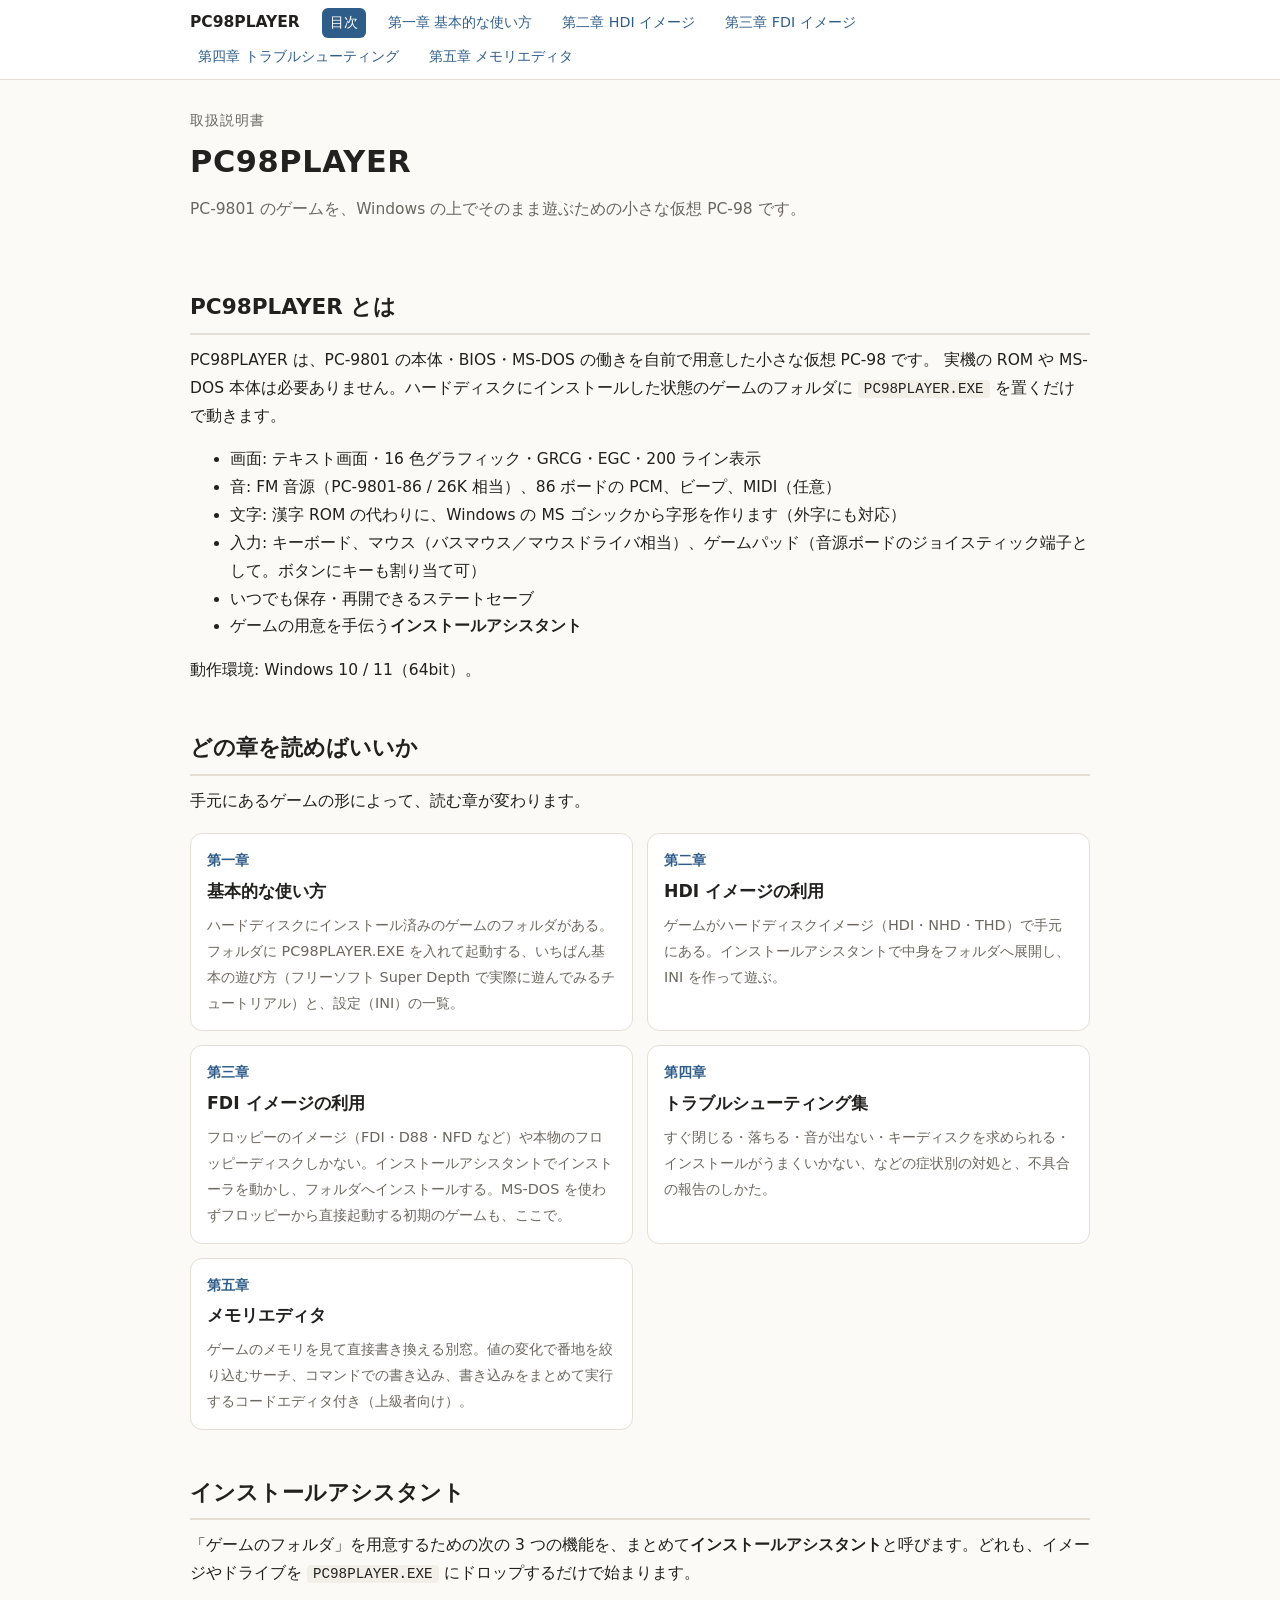
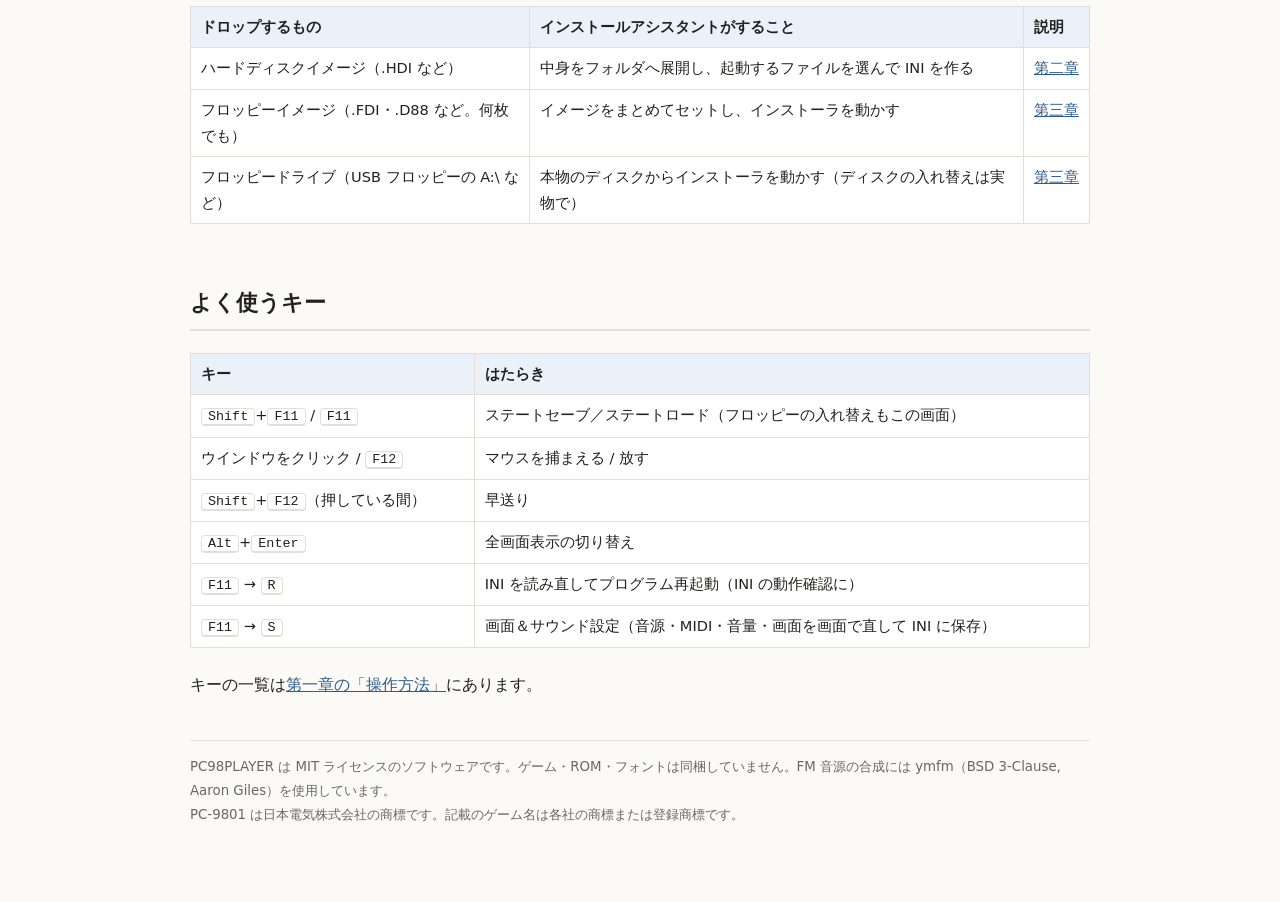
<file: manual/index.html>
<!DOCTYPE html>
<html lang="ja">
<head>
<meta charset="utf-8">
<meta name="viewport" content="width=device-width, initial-scale=1">
<title>PC98PLAYER 取扱説明書</title>
<link rel="stylesheet" href="style.css">
</head>
<body>
<div class="topbar"><div class="in">
  <a class="brand" href="index.html">PC98PLAYER</a>
  <a class="ch cur" href="index.html">目次</a>
  <a class="ch" href="ch1.html">第一章 基本的な使い方</a>
  <a class="ch" href="ch2.html">第二章 HDI イメージ</a>
  <a class="ch" href="ch3.html">第三章 FDI イメージ</a>
  <a class="ch" href="ch4.html">第四章 トラブルシューティング</a>
  <a class="ch" href="ch5.html">第五章 メモリエディタ</a>
</div></div>

<div class="wrap">
<header class="page">
  <div class="kicker">取扱説明書</div>
  <h1>PC98PLAYER</h1>
  <p class="lead">PC-9801 のゲームを、Windows の上でそのまま遊ぶための小さな仮想 PC-98 です。</p>
</header>

<h2 id="about">PC98PLAYER とは</h2>
<p>PC98PLAYER は、PC-9801 の本体・BIOS・MS-DOS の働きを自前で用意した小さな仮想 PC-98 です。
実機の ROM や MS-DOS 本体は必要ありません。ハードディスクにインストールした状態のゲームのフォルダに
<code>PC98PLAYER.EXE</code> を置くだけで動きます。</p>
<ul>
  <li>画面: テキスト画面・16 色グラフィック・GRCG・EGC・200 ライン表示</li>
  <li>音: FM 音源（PC-9801-86 / 26K 相当）、86 ボードの PCM、ビープ、MIDI（任意）</li>
  <li>文字: 漢字 ROM の代わりに、Windows の MS ゴシックから字形を作ります（外字にも対応）</li>
  <li>入力: キーボード、マウス（バスマウス／マウスドライバ相当）、ゲームパッド（音源ボードのジョイスティック端子として。ボタンにキーも割り当て可）</li>
  <li>いつでも保存・再開できるステートセーブ</li>
  <li>ゲームの用意を手伝う<strong>インストールアシスタント</strong></li>
</ul>
<p>動作環境: Windows 10 / 11（64bit）。</p>

<h2 id="chapters">どの章を読めばいいか</h2>
<p>手元にあるゲームの形によって、読む章が変わります。</p>
<div class="cards">
  <a class="card" href="ch1.html">
    <div class="no">第一章</div>
    <h3>基本的な使い方</h3>
    <p>ハードディスクにインストール済みのゲームのフォルダがある。フォルダに PC98PLAYER.EXE を入れて起動する、いちばん基本の遊び方（フリーソフト Super Depth で実際に遊んでみるチュートリアル）と、設定（INI）の一覧。</p>
  </a>
  <a class="card" href="ch2.html">
    <div class="no">第二章</div>
    <h3>HDI イメージの利用</h3>
    <p>ゲームがハードディスクイメージ（HDI・NHD・THD）で手元にある。インストールアシスタントで中身をフォルダへ展開し、INI を作って遊ぶ。</p>
  </a>
  <a class="card" href="ch3.html">
    <div class="no">第三章</div>
    <h3>FDI イメージの利用</h3>
    <p>フロッピーのイメージ（FDI・D88・NFD など）や本物のフロッピーディスクしかない。インストールアシスタントでインストーラを動かし、フォルダへインストールする。MS-DOS を使わずフロッピーから直接起動する初期のゲームも、ここで。</p>
  </a>
  <a class="card" href="ch4.html">
    <div class="no">第四章</div>
    <h3>トラブルシューティング集</h3>
    <p>すぐ閉じる・落ちる・音が出ない・キーディスクを求められる・インストールがうまくいかない、などの症状別の対処と、不具合の報告のしかた。</p>
  </a>
  <a class="card" href="ch5.html">
    <div class="no">第五章</div>
    <h3>メモリエディタ</h3>
    <p>ゲームのメモリを見て直接書き換える別窓。値の変化で番地を絞り込むサーチ、コマンドでの書き込み、書き込みをまとめて実行するコードエディタ付き（上級者向け）。</p>
  </a>
</div>

<h2 id="assistant">インストールアシスタント</h2>
<p>「ゲームのフォルダ」を用意するための次の 3 つの機能を、まとめて<strong>インストールアシスタント</strong>と呼びます。どれも、イメージやドライブを <code>PC98PLAYER.EXE</code> にドロップするだけで始まります。</p>
<div class="tablewrap">
<table>
  <tr><th>ドロップするもの</th><th>インストールアシスタントがすること</th><th>説明</th></tr>
  <tr><td>ハードディスクイメージ（.HDI など）</td><td>中身をフォルダへ展開し、起動するファイルを選んで INI を作る</td><td style="white-space:nowrap"><a href="ch2.html">第二章</a></td></tr>
  <tr><td>フロッピーイメージ（.FDI・.D88 など。何枚でも）</td><td>イメージをまとめてセットし、インストーラを動かす</td><td style="white-space:nowrap"><a href="ch3.html#assistant">第三章</a></td></tr>
  <tr><td>フロッピードライブ（USB フロッピーの A:\ など）</td><td>本物のディスクからインストーラを動かす（ディスクの入れ替えは実物で）</td><td style="white-space:nowrap"><a href="ch3.html#realdrive">第三章</a></td></tr>
</table>
</div>

<h2 id="keys">よく使うキー</h2>
<div class="tablewrap">
<table>
  <tr><th>キー</th><th>はたらき</th></tr>
  <tr><td><kbd>Shift</kbd>+<kbd>F11</kbd> / <kbd>F11</kbd></td><td>ステートセーブ／ステートロード（フロッピーの入れ替えもこの画面）</td></tr>
  <tr><td>ウインドウをクリック / <kbd>F12</kbd></td><td>マウスを捕まえる / 放す</td></tr>
  <tr><td><kbd>Shift</kbd>+<kbd>F12</kbd>（押している間）</td><td>早送り</td></tr>
  <tr><td><kbd>Alt</kbd>+<kbd>Enter</kbd></td><td>全画面表示の切り替え</td></tr>
  <tr><td><kbd>F11</kbd> → <kbd>R</kbd></td><td>INI を読み直してプログラム再起動（INI の動作確認に）</td></tr>
  <tr><td><kbd>F11</kbd> → <kbd>S</kbd></td><td>画面＆サウンド設定（音源・MIDI・音量・画面を画面で直して INI に保存）</td></tr>
</table>
</div>
<p>キーの一覧は<a href="ch1.html#keys">第一章の「操作方法」</a>にあります。</p>

<footer>
  PC98PLAYER は MIT ライセンスのソフトウェアです。ゲーム・ROM・フォントは同梱していません。FM 音源の合成には ymfm（BSD 3-Clause, Aaron Giles）を使用しています。<br>
  PC-9801 は日本電気株式会社の商標です。記載のゲーム名は各社の商標または登録商標です。
</footer>
</div>
</body>
</html>
</file>
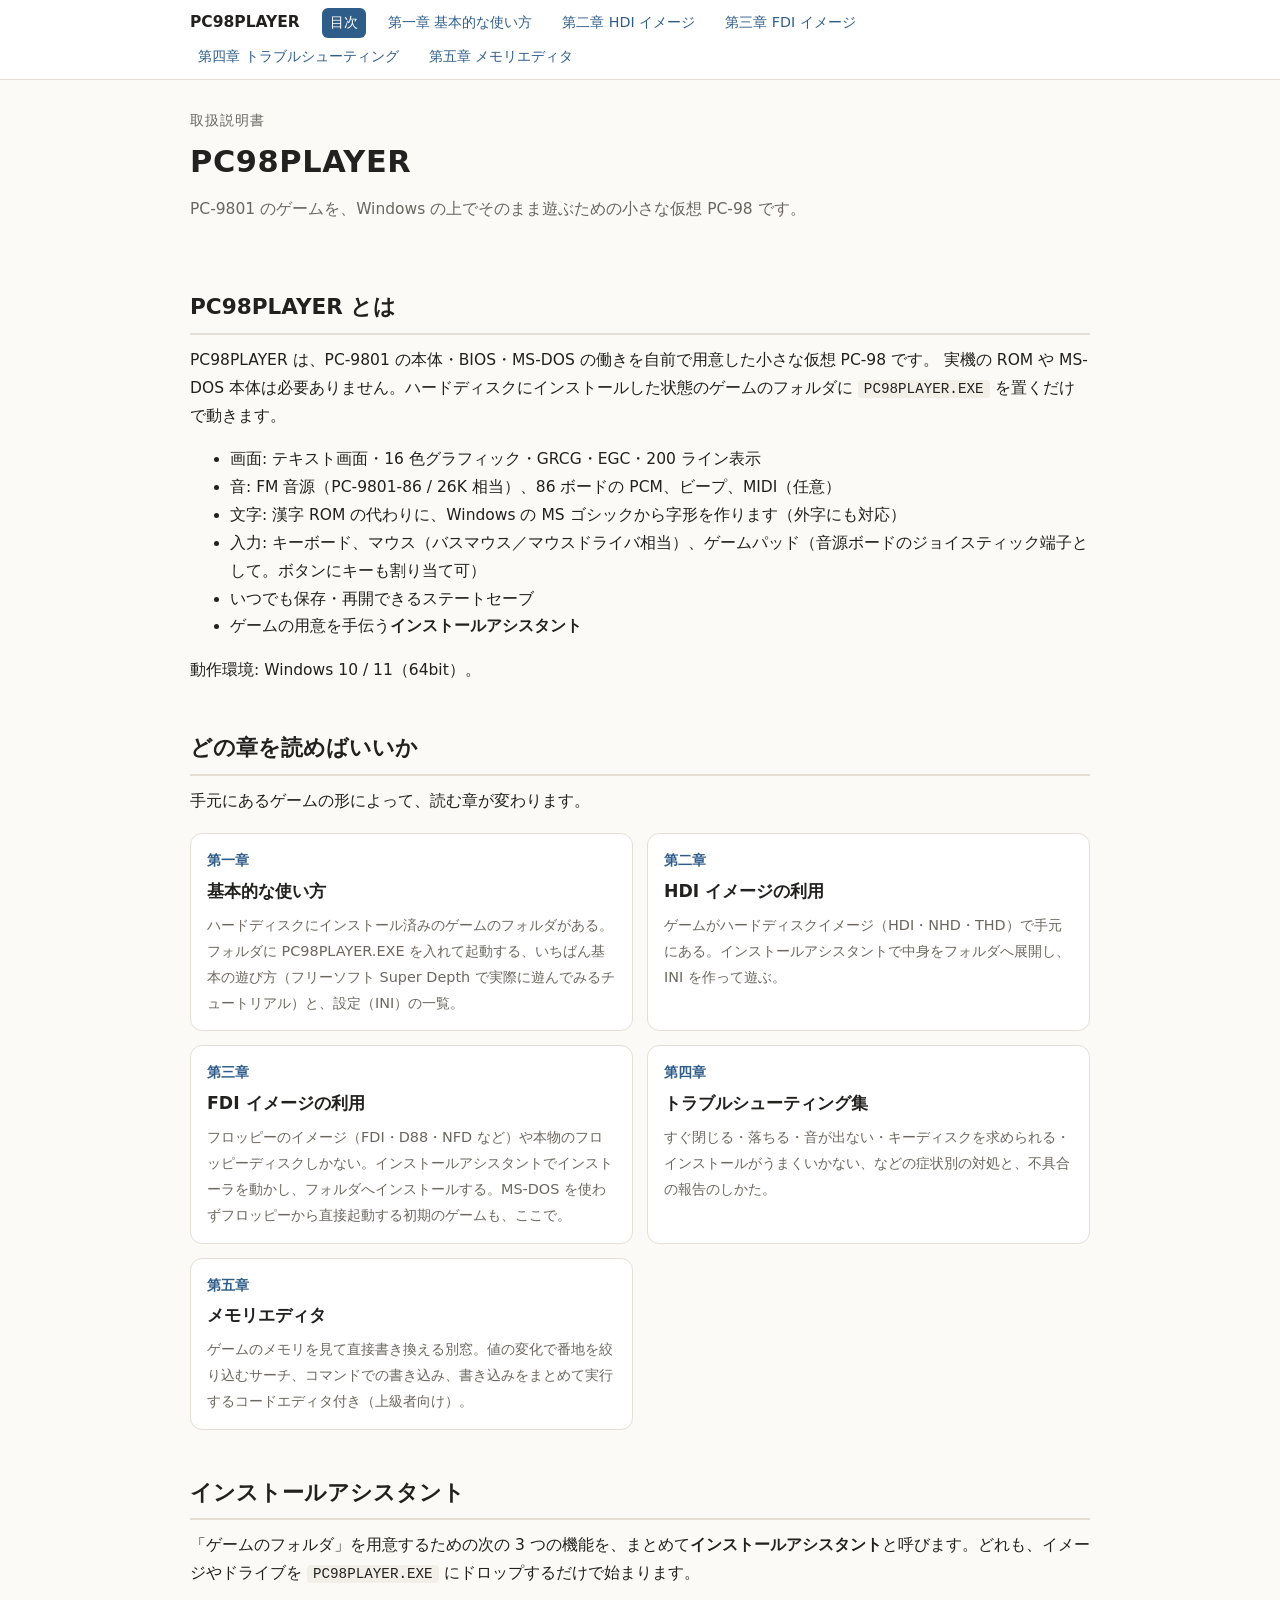
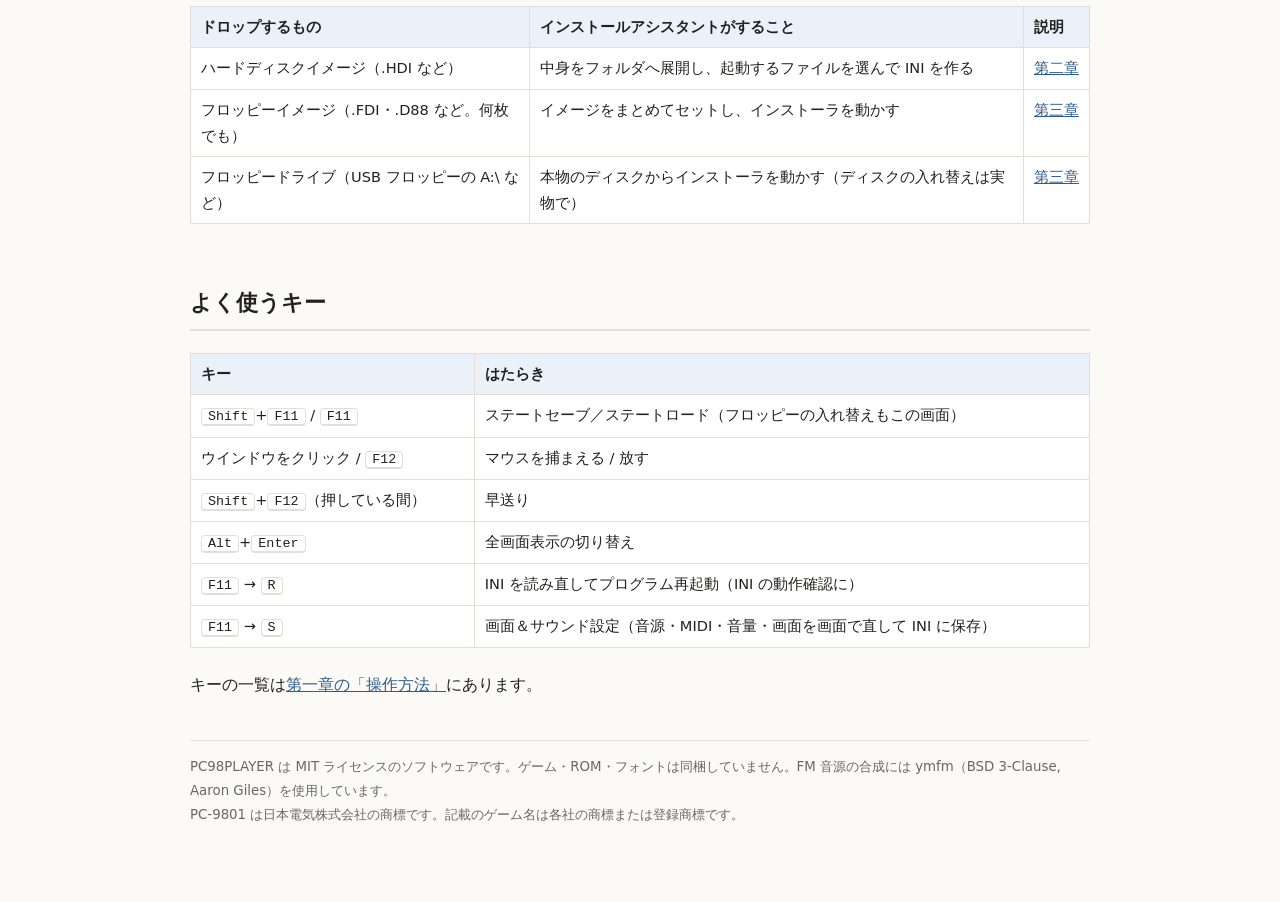
<file: PC98PLAYER_MANUAL.html>
<!DOCTYPE html>
<html lang="ja">
<head>
<meta charset="utf-8">
<meta name="viewport" content="width=device-width, initial-scale=1">
<meta http-equiv="refresh" content="0; url=manual/index.html">
<title>PC98PLAYER 取扱説明書</title>
</head>
<body style="font-family: 'Yu Gothic UI', Meiryo, sans-serif; padding: 24px;">
<p>取扱説明書は <a href="manual/index.html">manual フォルダの index.html</a> に移りました。</p>
<ul>
  <li><a href="manual/ch1.html">第一章 基本的な使い方</a></li>
  <li><a href="manual/ch2.html">第二章 HDI イメージの利用</a></li>
  <li><a href="manual/ch3.html">第三章 FDI イメージの利用</a></li>
  <li><a href="manual/ch4.html">第四章 トラブルシューティング集</a></li>
  <li><a href="manual/ch5.html">第五章 メモリエディタ</a></li>
</ul>
</body>
</html>
</file>
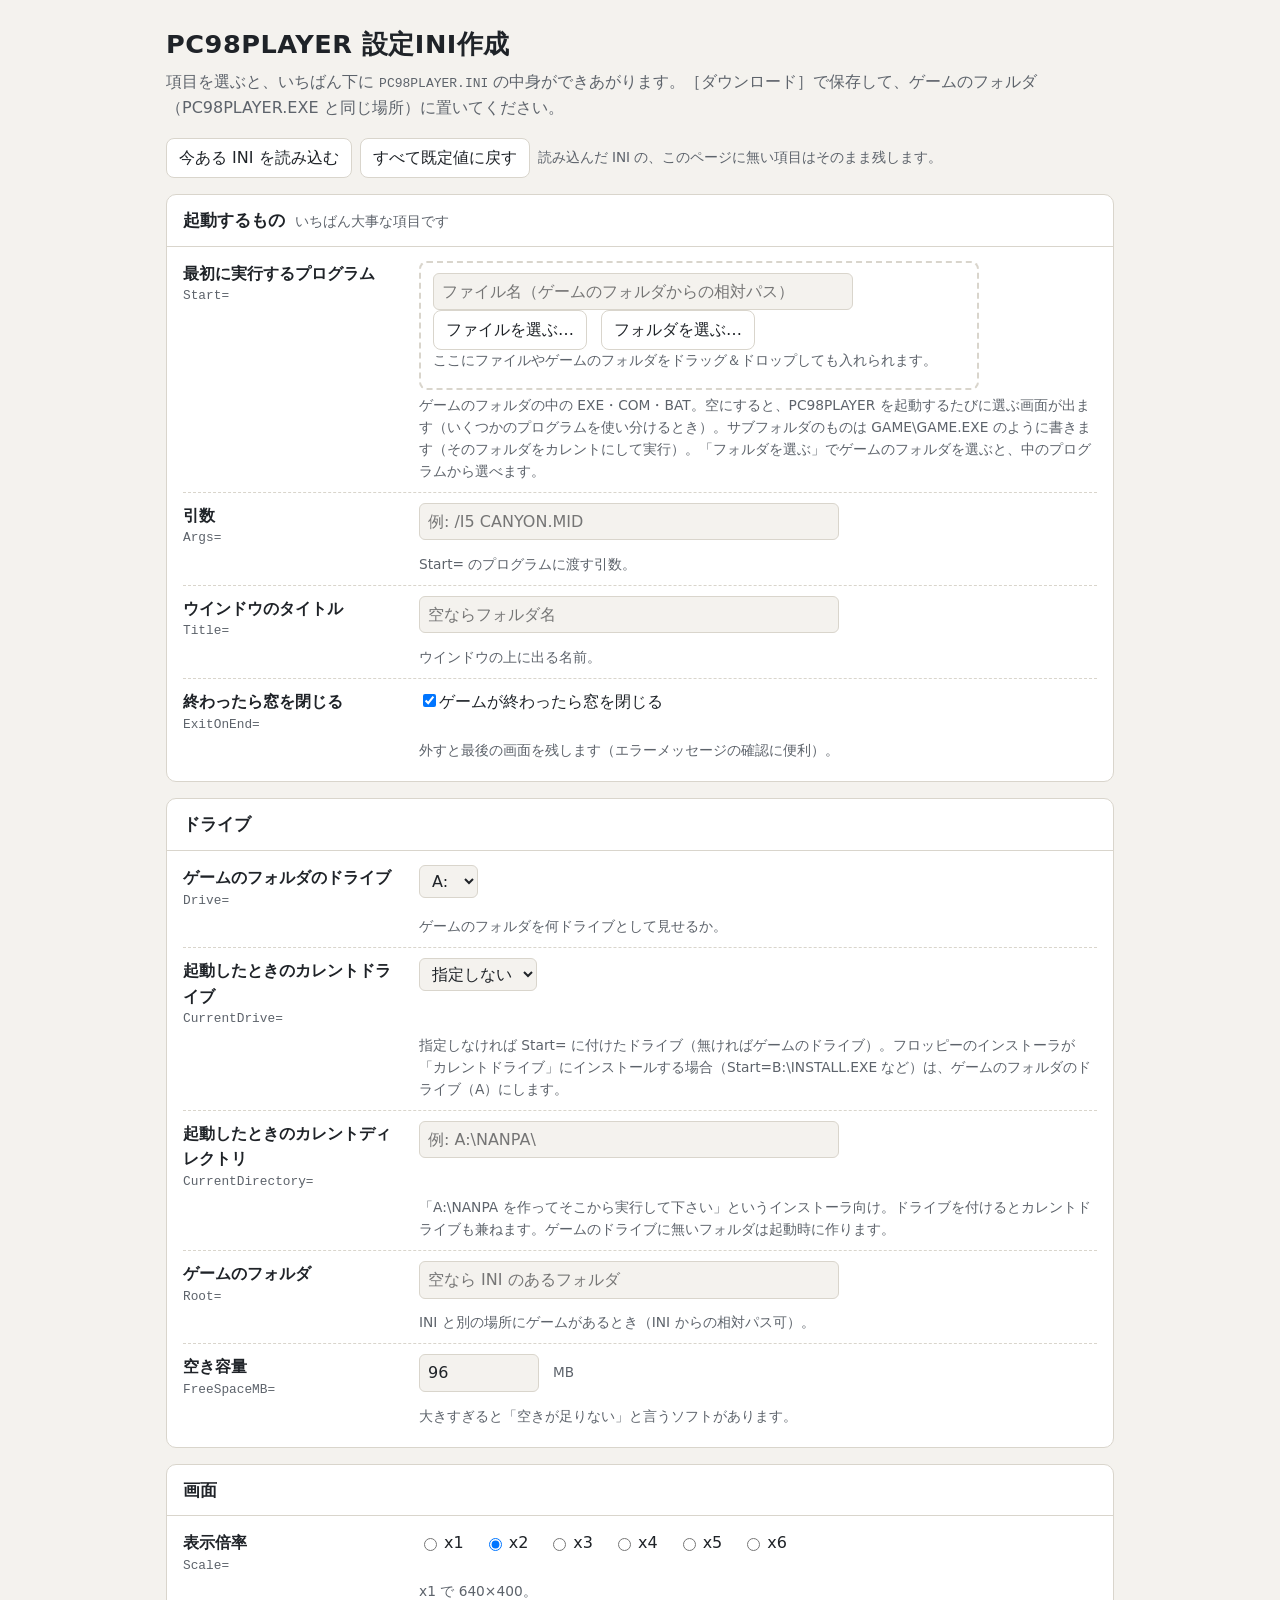
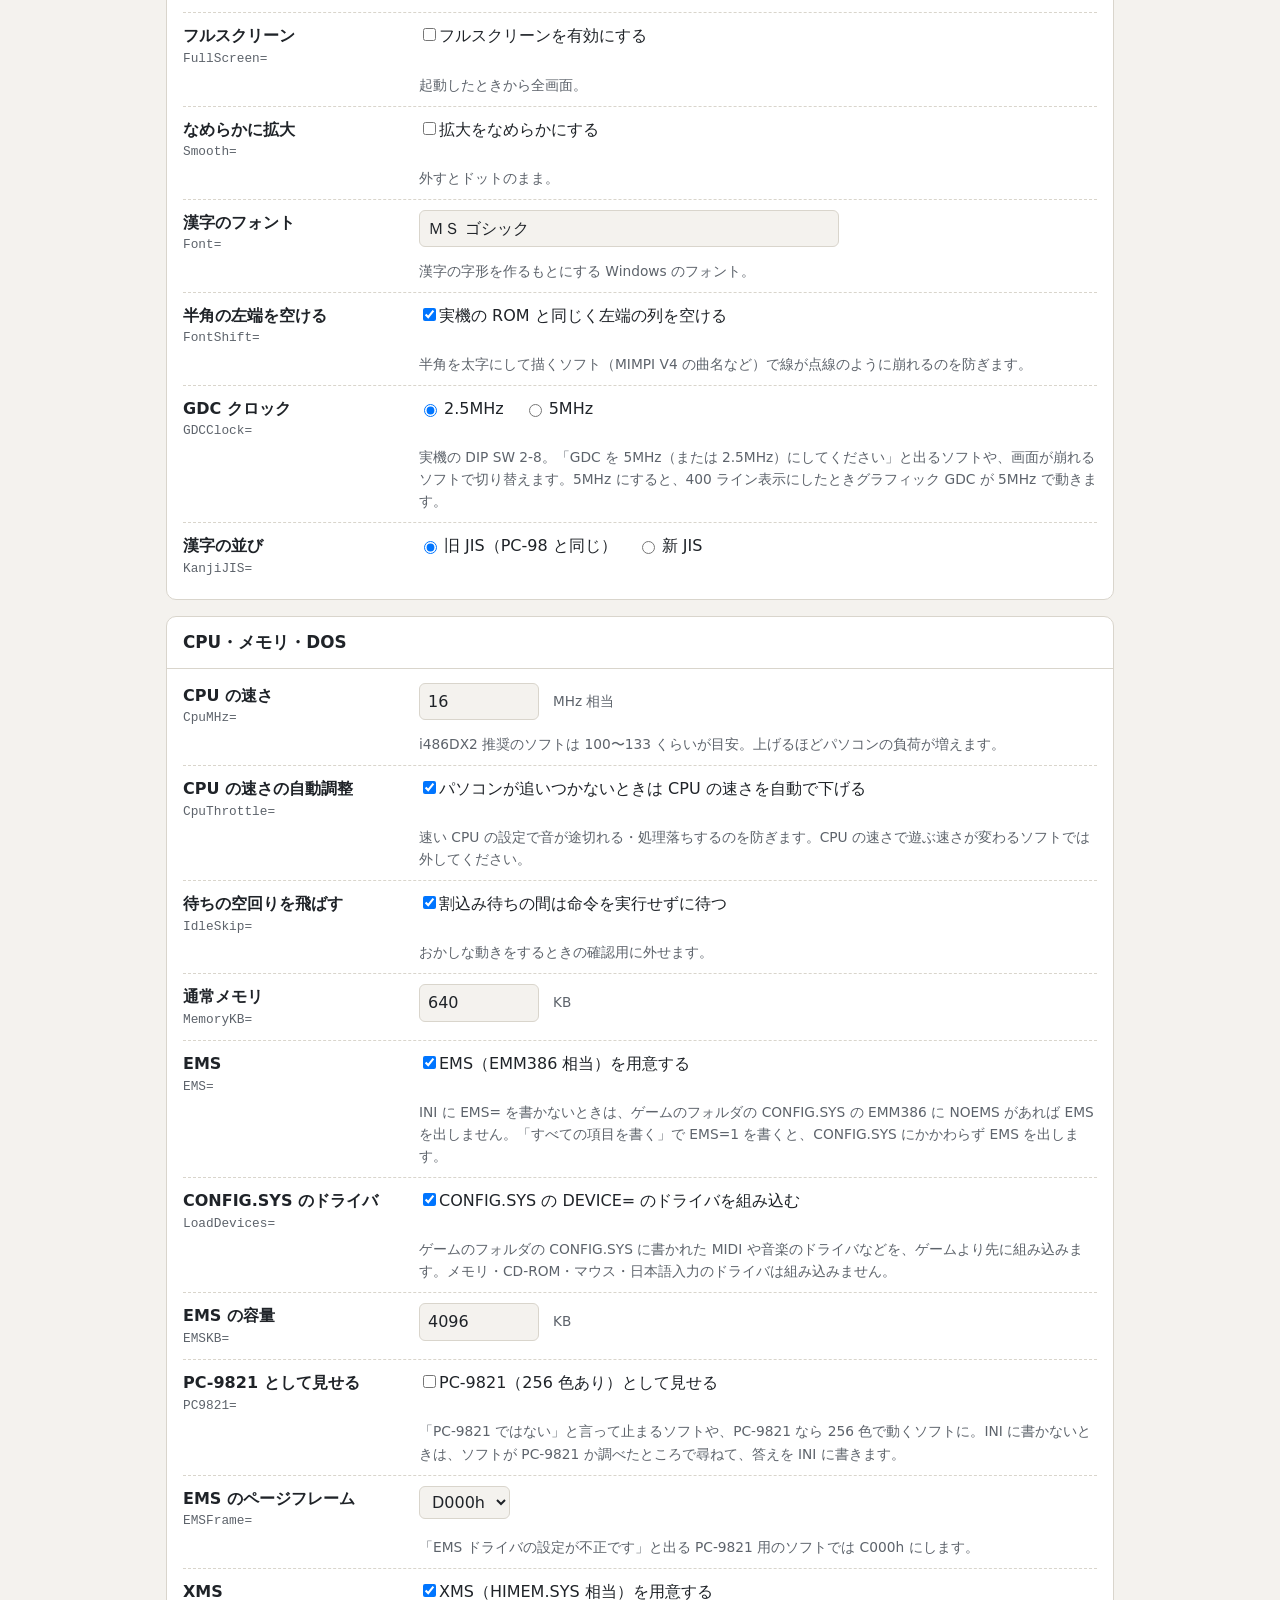
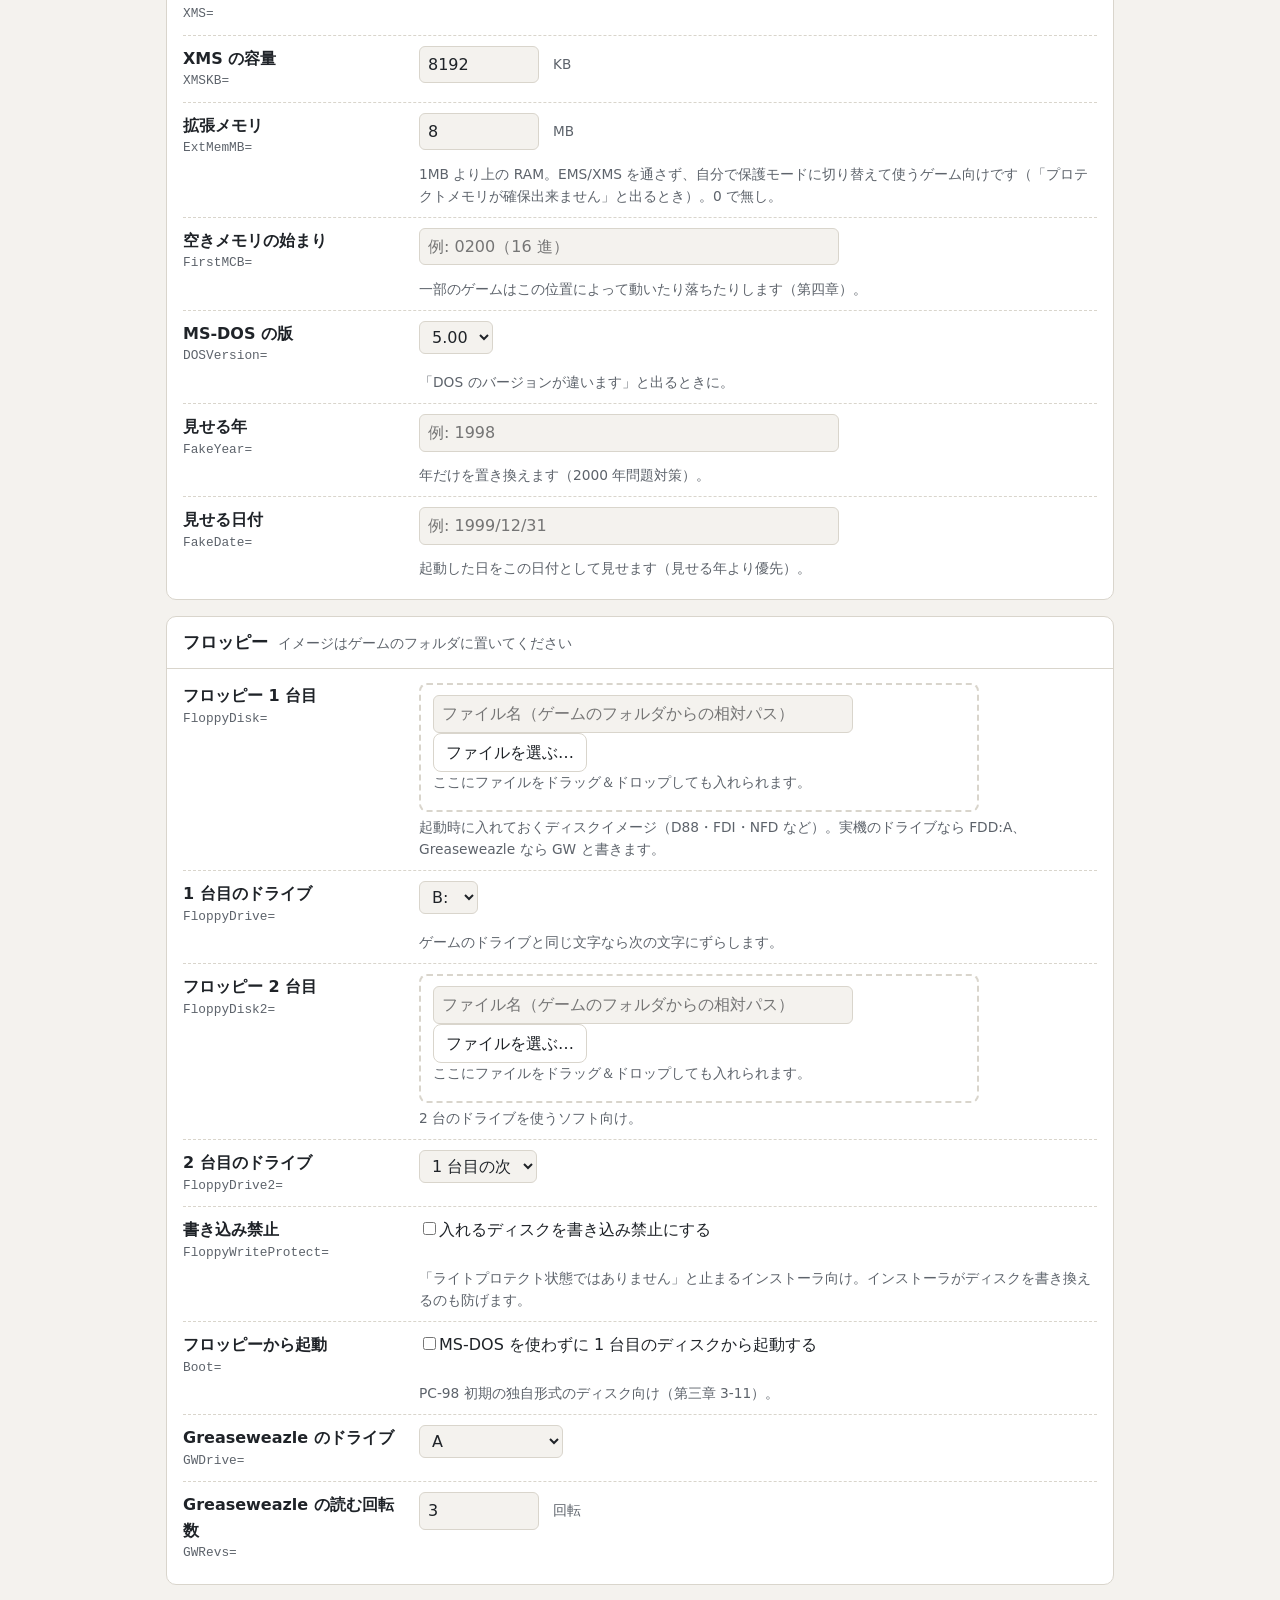
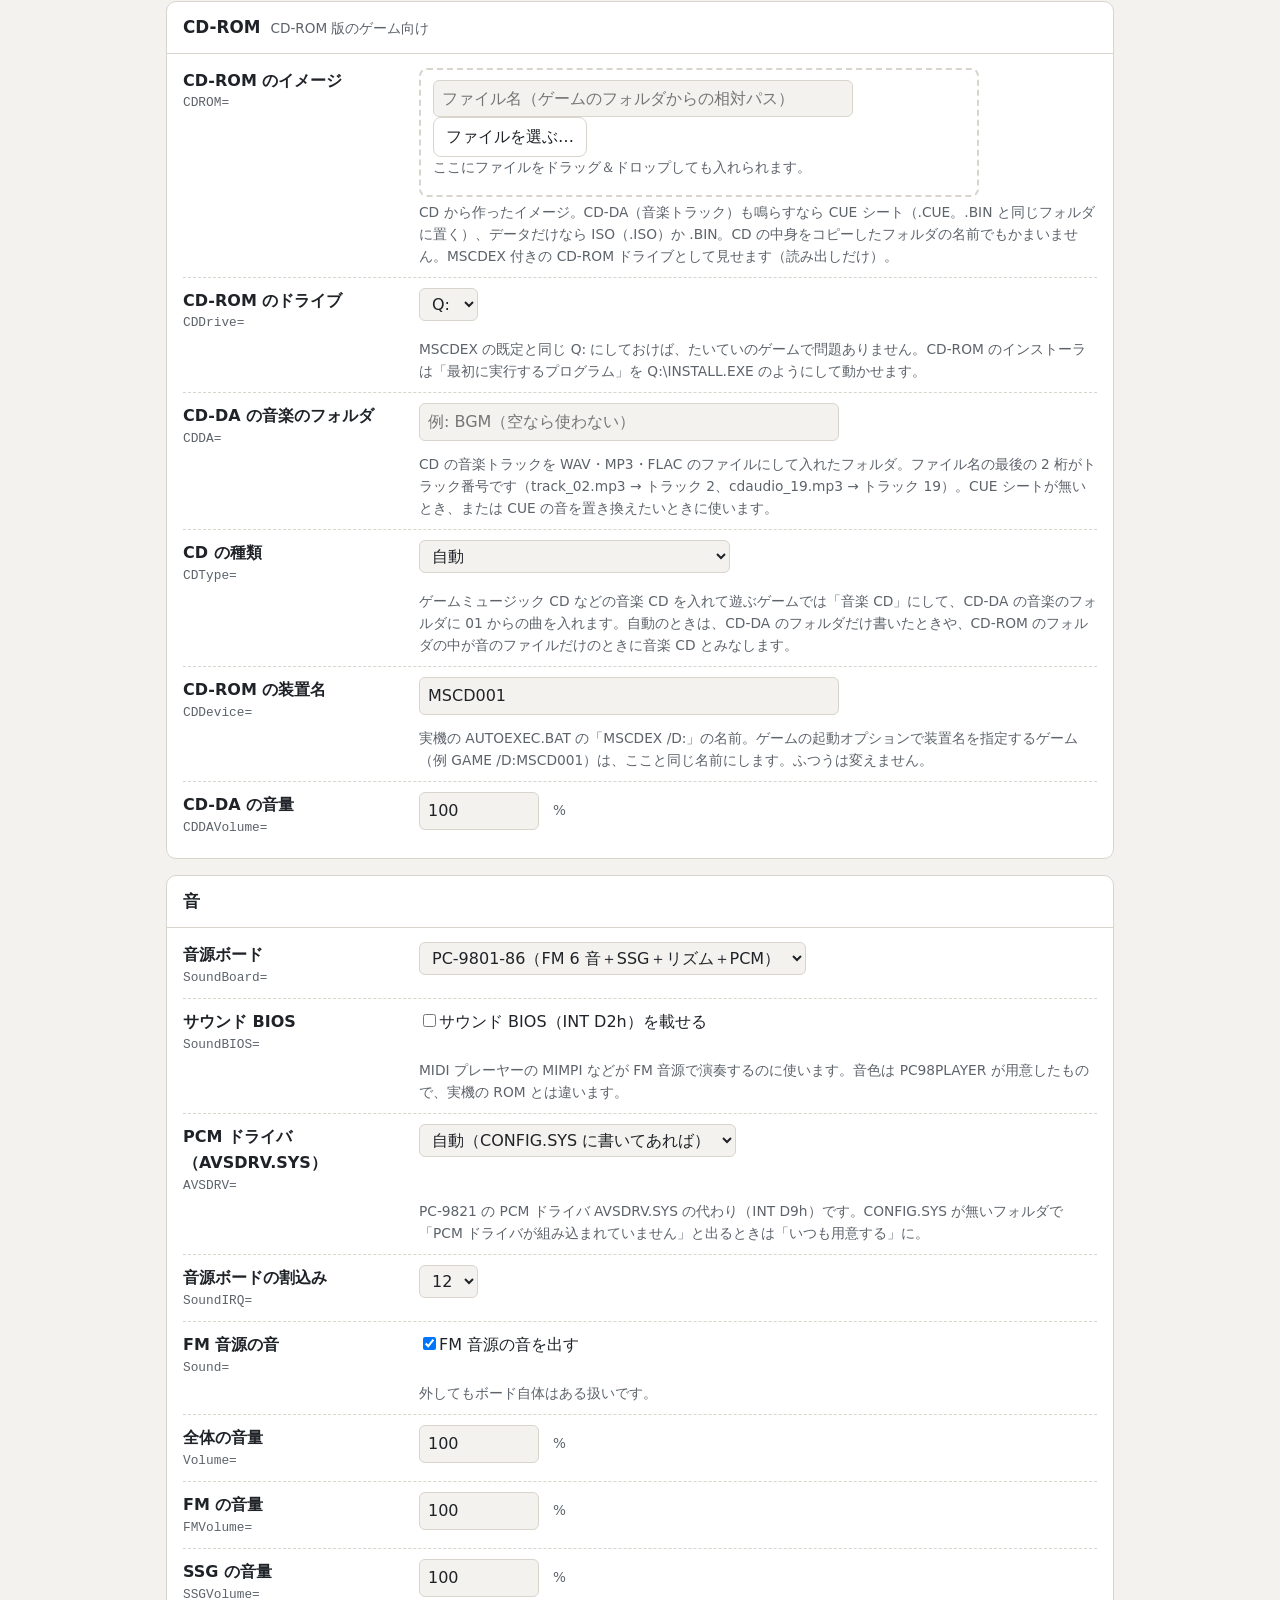
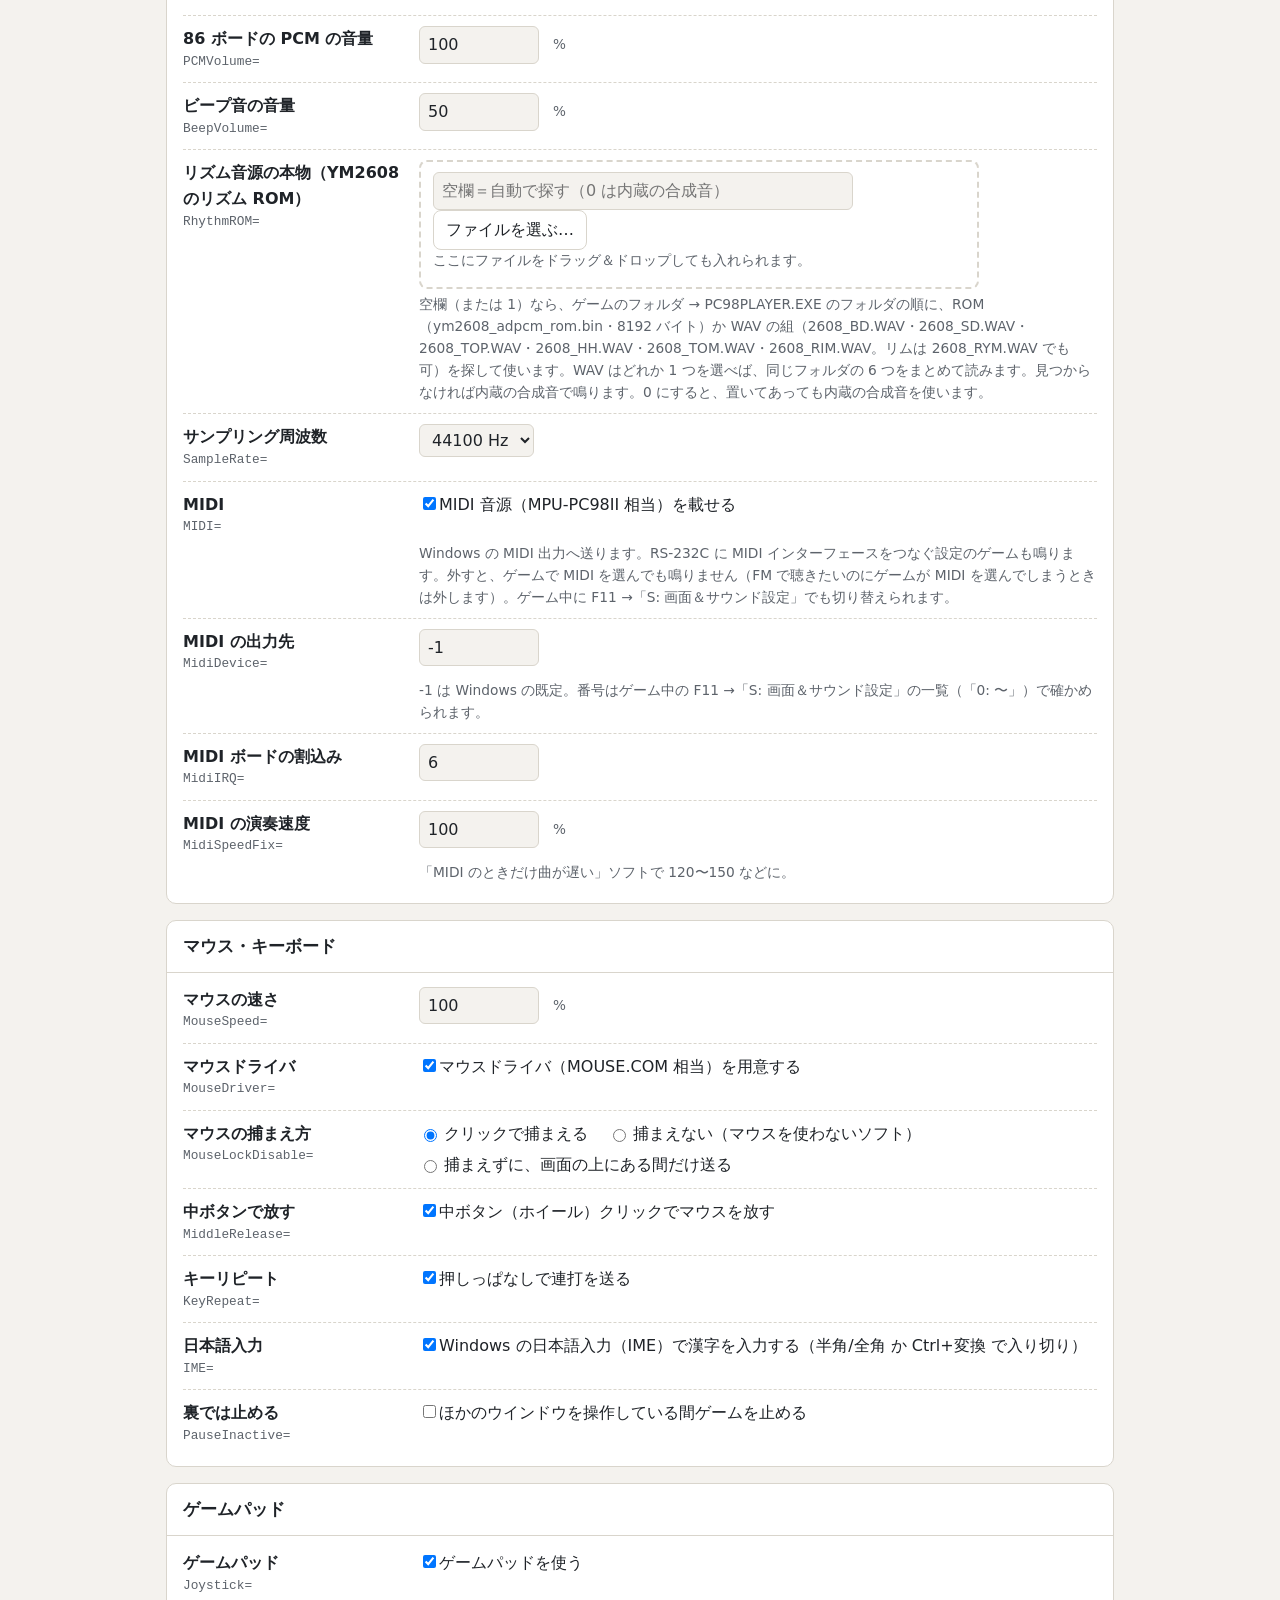
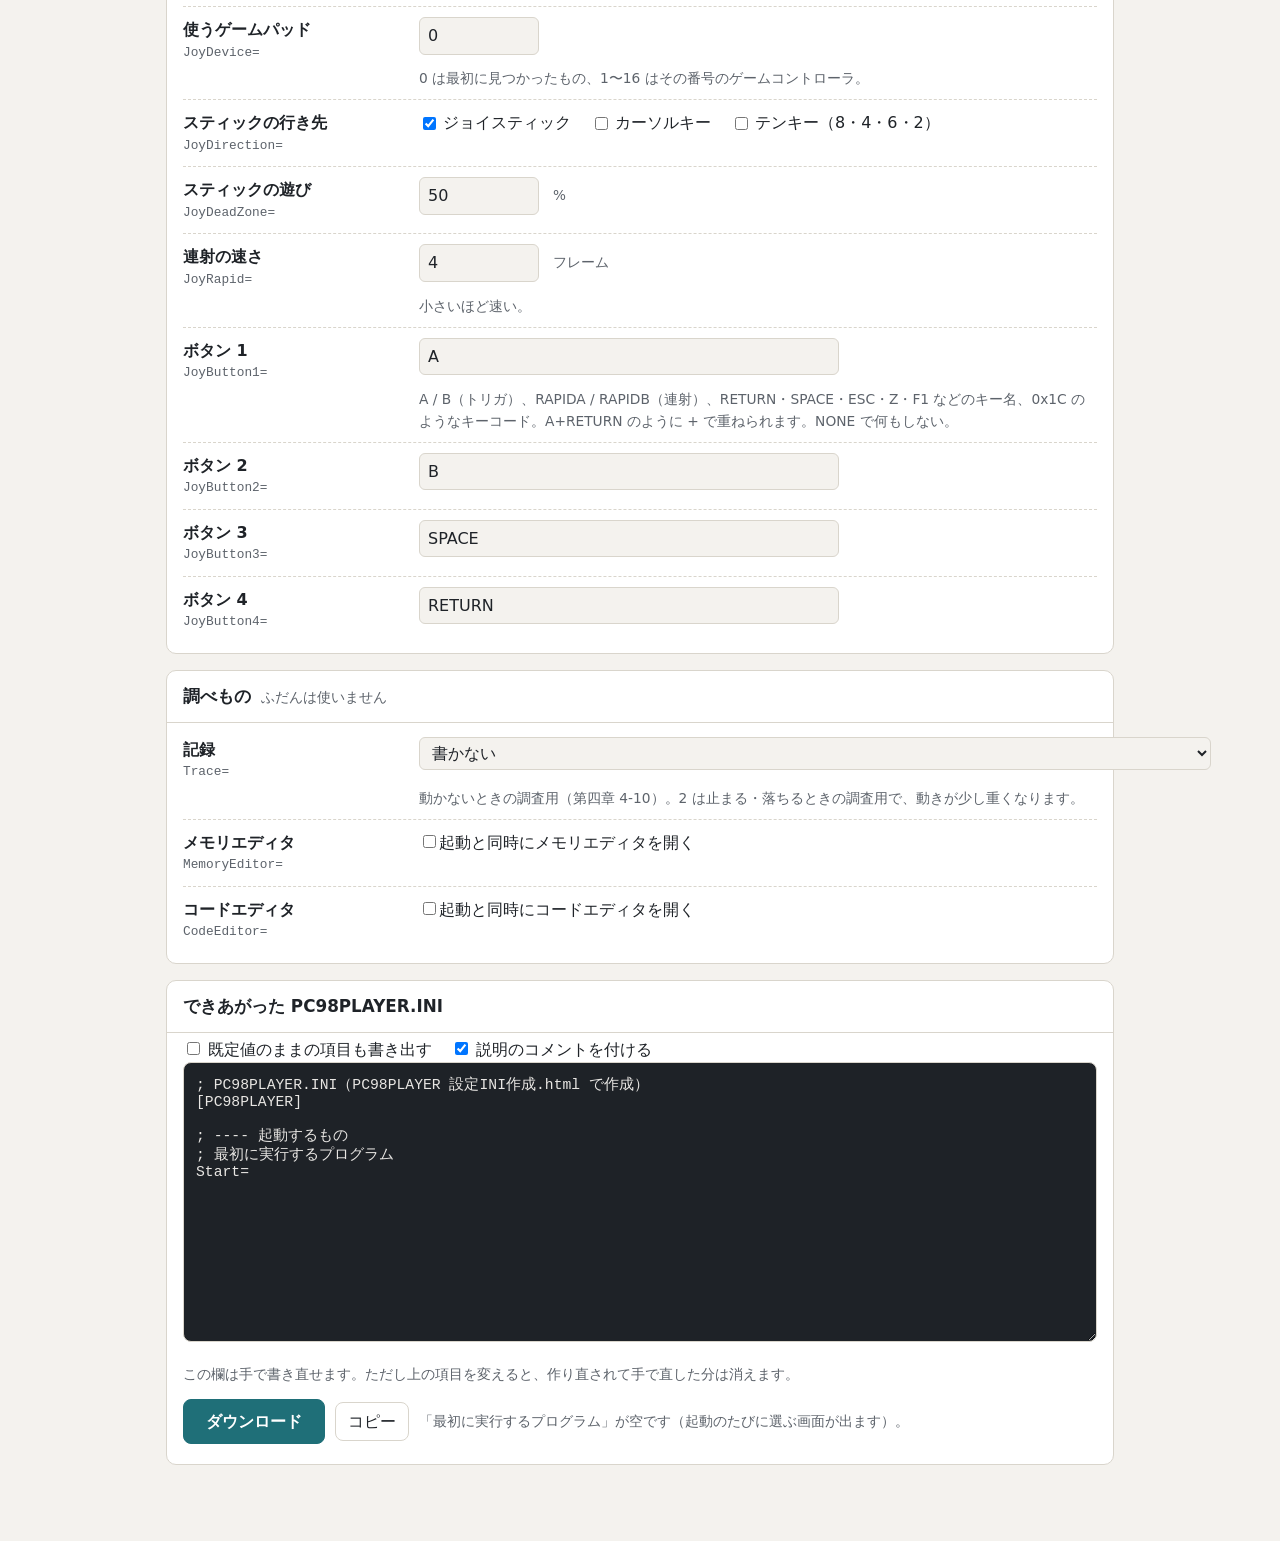
<file: 設定INI作成.html>
<!doctype html>
<html lang="ja">
<head>
<meta charset="utf-8">
<meta name="viewport" content="width=device-width, initial-scale=1">
<title>PC98PLAYER 設定INI作成</title>
<!--
  PC98PLAYER.INI を作るページ（ブラウザで開くだけで使える 1 ファイル。ネットにはつながない）。
  項目はすべて下の SCHEMA に並べてある。INI の項目を増やしたり既定値を変えたりしたら、ここも直すこと。
  （core/player.cpp・win32/main.cpp・win32/gamepad.inc が読む項目と、マニュアル第一章の一覧に合わせる）
-->
<style>
:root {
  --bg: #f4f2ee; --card: #ffffff; --fg: #1f2328; --muted: #5d636b; --line: #d9d5cc;
  --accent: #1f6f78; --accent-weak: #e2f0f1; --warn: #9a5b00; --code-bg: #1e2227; --code-fg: #e8e6e3;
  --radius: 10px;
}
@media (prefers-color-scheme: dark) {
  :root { --bg: #16181b; --card: #1f2226; --fg: #e6e4e0; --muted: #9aa0a6; --line: #34383e;
          --accent: #5fb7c0; --accent-weak: #1d3336; --warn: #e0a24a; --code-bg: #0f1113; --code-fg: #e8e6e3; }
}
* { box-sizing: border-box; }
body { margin: 0; background: var(--bg); color: var(--fg);
  font-family: "Yu Gothic UI", "Meiryo", "Hiragino Sans", system-ui, sans-serif; line-height: 1.6; }
.wrap { max-width: 980px; margin: 0 auto; padding: 24px 16px 60px; }
header h1 { font-size: 1.6rem; margin: 0 0 4px; letter-spacing: .02em; }
header p { margin: 0; color: var(--muted); }
.toolbar { display: flex; flex-wrap: wrap; gap: 8px; margin: 18px 0 8px; align-items: center; }
button, .btn { font: inherit; border: 1px solid var(--line); background: var(--card); color: var(--fg);
  border-radius: 8px; padding: 6px 12px; cursor: pointer; }
button:hover, .btn:hover { border-color: var(--accent); }
button.primary { background: var(--accent); color: #fff; border-color: var(--accent); font-weight: 600; padding: 9px 22px; }
section.card { background: var(--card); border: 1px solid var(--line); border-radius: var(--radius); margin: 16px 0; }
section.card > h2 { margin: 0; font-size: 1.05rem; padding: 12px 16px; border-bottom: 1px solid var(--line);
  display: flex; align-items: baseline; gap: 10px; }
section.card > h2 small { color: var(--muted); font-weight: normal; font-size: .85rem; }
.items { padding: 4px 16px 10px; }
.item { display: grid; grid-template-columns: 220px 1fr; gap: 4px 16px; padding: 10px 0; border-bottom: 1px dashed var(--line); }
.item:last-child { border-bottom: none; }
.item .label { font-weight: 600; }
.item .label code { display: block; font-weight: normal; color: var(--muted); font-size: .8rem; }
.item .help { grid-column: 2; color: var(--muted); font-size: .86rem; }
.item.changed .label { color: var(--accent); }
.item.changed .label { border-left: 3px solid var(--accent); padding-left: 8px; margin-left: -11px; }
input[type=text], input[type=number], select { font: inherit; color: var(--fg); background: var(--bg);
  border: 1px solid var(--line); border-radius: 6px; padding: 5px 8px; }
input[type=text] { width: 100%; max-width: 420px; }
input[type=number] { width: 120px; }
.row { display: flex; flex-wrap: wrap; gap: 6px 14px; align-items: center; }
.radio label, .checks label { display: inline-flex; align-items: center; gap: 4px; margin-right: 6px; cursor: pointer; }
.drop { border: 2px dashed var(--line); border-radius: 8px; padding: 10px 12px; width: 100%; max-width: 560px; }
.drop.over { border-color: var(--accent); background: var(--accent-weak); }
.drop .hint { color: var(--muted); font-size: .85rem; }
.cands { margin-top: 6px; }
.cands select { max-width: 100%; }
.unit { color: var(--muted); font-size: .85rem; }
#out { width: 100%; min-height: 280px; font-family: Consolas, "MS Gothic", monospace; font-size: .92rem;
  background: var(--code-bg); color: var(--code-fg); border: 1px solid var(--line); border-radius: 8px; padding: 12px; resize: vertical; }
.outbar { display: flex; flex-wrap: wrap; gap: 10px; align-items: center; margin: 10px 0; }
.note { color: var(--muted); font-size: .85rem; }
.warn { color: var(--warn); font-size: .88rem; }
.opts label { margin-right: 14px; }
@media (max-width: 640px) {
  .item { grid-template-columns: 1fr; }
  .item .help { grid-column: 1; }
}
</style>
</head>
<body>
<div class="wrap">
<header>
  <h1>PC98PLAYER 設定INI作成</h1>
  <p>項目を選ぶと、いちばん下に <code>PC98PLAYER.INI</code> の中身ができあがります。［ダウンロード］で保存して、ゲームのフォルダ（PC98PLAYER.EXE と同じ場所）に置いてください。</p>
</header>

<div class="toolbar">
  <label class="btn">今ある INI を読み込む<input type="file" id="importIni" accept=".ini,.INI,.txt" hidden></label>
  <button type="button" id="resetAll">すべて既定値に戻す</button>
  <span class="note">読み込んだ INI の、このページに無い項目はそのまま残します。</span>
</div>

<div id="form"></div>

<section class="card">
  <h2>できあがった PC98PLAYER.INI</h2>
  <div class="items">
    <div class="opts">
      <label><input type="checkbox" id="optAll"> 既定値のままの項目も書き出す</label>
      <label><input type="checkbox" id="optComment" checked> 説明のコメントを付ける</label>
    </div>
    <textarea id="out" spellcheck="false"></textarea>
    <p class="note" id="editNote">この欄は手で書き直せます。ただし上の項目を変えると、作り直されて手で直した分は消えます。</p>
    <div class="outbar">
      <button type="button" class="primary" id="download">ダウンロード</button>
      <button type="button" id="copy">コピー</button>
      <span class="note" id="status"></span>
    </div>
  </div>
</section>
</div>

<script>
"use strict";
// ---- 項目の一覧 --------------------------------------------------------------------
// type: file（ファイル選択・ドラッグ＆ドロップ）/ text / number / check（チェックで on の値、外すと off の値）/
//       radio / select / drive（A〜Z）/ multi（チェックを + でつなぐ）
const DRIVES = "ABCDEFGHIJKLMNOPQRSTUVWXYZ".split("");
const FD_EXT = ".d88,.d98,.88d,.98d,.fdi,.hdm,.tfd,.nfd,.xdf,.dup,.2hd,.fdd,.img,.ima,.scp,.hfe";
const SCHEMA = [
  { title: "起動するもの", note: "いちばん大事な項目です", items: [
    { key: "Start", label: "最初に実行するプログラム", type: "file", def: "", always: true, accept: ".exe,.com,.bat",
      folder: true, exts: ["EXE", "COM", "BAT"],
      help: "ゲームのフォルダの中の EXE・COM・BAT。空にすると、PC98PLAYER を起動するたびに選ぶ画面が出ます（いくつかのプログラムを使い分けるとき）。サブフォルダのものは GAME\\GAME.EXE のように書きます（そのフォルダをカレントにして実行）。「フォルダを選ぶ」でゲームのフォルダを選ぶと、中のプログラムから選べます。" },
    { key: "Args", label: "引数", type: "text", def: "", placeholder: "例: /I5 CANYON.MID", help: "Start= のプログラムに渡す引数。" },
    { key: "Title", label: "ウインドウのタイトル", type: "text", def: "", placeholder: "空ならフォルダ名", help: "ウインドウの上に出る名前。" },
    { key: "ExitOnEnd", label: "終わったら窓を閉じる", type: "check", def: "1", on: "1", off: "0", text: "ゲームが終わったら窓を閉じる",
      help: "外すと最後の画面を残します（エラーメッセージの確認に便利）。" },
  ]},
  { title: "ドライブ", items: [
    { key: "Drive", label: "ゲームのフォルダのドライブ", type: "drive", def: "A", help: "ゲームのフォルダを何ドライブとして見せるか。" },
    { key: "CurrentDrive", label: "起動したときのカレントドライブ", type: "drive", def: "", none: "指定しない", help: "指定しなければ Start= に付けたドライブ（無ければゲームのドライブ）。フロッピーのインストーラが「カレントドライブ」にインストールする場合（Start=B:\\INSTALL.EXE など）は、ゲームのフォルダのドライブ（A）にします。" },
    { key: "CurrentDirectory", label: "起動したときのカレントディレクトリ", type: "text", def: "", placeholder: "例: A:\\NANPA\\", help: "「A:\\NANPA を作ってそこから実行して下さい」というインストーラ向け。ドライブを付けるとカレントドライブも兼ねます。ゲームのドライブに無いフォルダは起動時に作ります。" },
    { key: "Root", label: "ゲームのフォルダ", type: "text", def: "", placeholder: "空なら INI のあるフォルダ", help: "INI と別の場所にゲームがあるとき（INI からの相対パス可）。" },
    { key: "FreeSpaceMB", label: "空き容量", type: "number", def: "96", min: 1, max: 1000, unit: "MB", help: "大きすぎると「空きが足りない」と言うソフトがあります。" },
  ]},
  { title: "画面", items: [
    { key: "Scale", label: "表示倍率", type: "radio", def: "2", options: [["1","x1"],["2","x2"],["3","x3"],["4","x4"],["5","x5"],["6","x6"]], help: "x1 で 640×400。" },
    { key: "FullScreen", label: "フルスクリーン", type: "check", def: "0", on: "1", off: "0", text: "フルスクリーンを有効にする", help: "起動したときから全画面。" },
    { key: "Smooth", label: "なめらかに拡大", type: "check", def: "0", on: "1", off: "0", text: "拡大をなめらかにする", help: "外すとドットのまま。" },
    { key: "Font", label: "漢字のフォント", type: "text", def: "ＭＳ ゴシック", help: "漢字の字形を作るもとにする Windows のフォント。" },
    { key: "FontShift", label: "半角の左端を空ける", type: "check", def: "1", on: "1", off: "0", text: "実機の ROM と同じく左端の列を空ける",
      help: "半角を太字にして描くソフト（MIMPI V4 の曲名など）で線が点線のように崩れるのを防ぎます。" },
    { key: "GDCClock", label: "GDC クロック", type: "radio", def: "2.5", options: [["2.5","2.5MHz"],["5","5MHz"]], help: "実機の DIP SW 2-8。「GDC を 5MHz（または 2.5MHz）にしてください」と出るソフトや、画面が崩れるソフトで切り替えます。5MHz にすると、400 ライン表示にしたときグラフィック GDC が 5MHz で動きます。" },
    { key: "KanjiJIS", label: "漢字の並び", type: "radio", def: "78", options: [["78","旧 JIS（PC-98 と同じ）"],["83","新 JIS"]] },
  ]},
  { title: "CPU・メモリ・DOS", items: [
    { key: "CpuMHz", label: "CPU の速さ", type: "number", def: "16", min: 1, max: 1000, unit: "MHz 相当", help: "i486DX2 推奨のソフトは 100〜133 くらいが目安。上げるほどパソコンの負荷が増えます。" },
    { key: "CpuThrottle", label: "CPU の速さの自動調整", type: "check", def: "1", on: "1", off: "0", text: "パソコンが追いつかないときは CPU の速さを自動で下げる", help: "速い CPU の設定で音が途切れる・処理落ちするのを防ぎます。CPU の速さで遊ぶ速さが変わるソフトでは外してください。" },
    { key: "IdleSkip", label: "待ちの空回りを飛ばす", type: "check", def: "1", on: "1", off: "0", text: "割込み待ちの間は命令を実行せずに待つ", help: "おかしな動きをするときの確認用に外せます。" },
    { key: "MemoryKB", label: "通常メモリ", type: "number", def: "640", min: 128, max: 640, unit: "KB" },
    { key: "EMS", label: "EMS", type: "check", def: "1", on: "1", off: "0", text: "EMS（EMM386 相当）を用意する", help: "INI に EMS= を書かないときは、ゲームのフォルダの CONFIG.SYS の EMM386 に NOEMS があれば EMS を出しません。「すべての項目を書く」で EMS=1 を書くと、CONFIG.SYS にかかわらず EMS を出します。" },
    { key: "LoadDevices", label: "CONFIG.SYS のドライバ", type: "check", def: "1", on: "1", off: "0", text: "CONFIG.SYS の DEVICE= のドライバを組み込む", help: "ゲームのフォルダの CONFIG.SYS に書かれた MIDI や音楽のドライバなどを、ゲームより先に組み込みます。メモリ・CD-ROM・マウス・日本語入力のドライバは組み込みません。" },
    { key: "EMSKB", label: "EMS の容量", type: "number", def: "4096", min: 0, max: 32768, unit: "KB" },
    { key: "PC9821", label: "PC-9821 として見せる", type: "check", def: "0", on: "1", off: "0", text: "PC-9821（256 色あり）として見せる", help: "「PC-9821 ではない」と言って止まるソフトや、PC-9821 なら 256 色で動くソフトに。INI に書かないときは、ソフトが PC-9821 か調べたところで尋ねて、答えを INI に書きます。" },
    { key: "EMSFrame", label: "EMS のページフレーム", type: "select", def: "D000", options: [["D000","D000h"],["C000","C000h"]], help: "「EMS ドライバの設定が不正です」と出る PC-9821 用のソフトでは C000h にします。" },
    { key: "XMS", label: "XMS", type: "check", def: "1", on: "1", off: "0", text: "XMS（HIMEM.SYS 相当）を用意する" },
    { key: "XMSKB", label: "XMS の容量", type: "number", def: "8192", min: 0, max: 65536, unit: "KB" },
    { key: "ExtMemMB", label: "拡張メモリ", type: "number", def: "8", min: 0, max: 14, unit: "MB", help: "1MB より上の RAM。EMS/XMS を通さず、自分で保護モードに切り替えて使うゲーム向けです（「プロテクトメモリが確保出来ません」と出るとき）。0 で無し。" },
    { key: "FirstMCB", label: "空きメモリの始まり", type: "text", def: "", placeholder: "例: 0200（16 進）", help: "一部のゲームはこの位置によって動いたり落ちたりします（第四章）。" },
    { key: "DOSVersion", label: "MS-DOS の版", type: "select", def: "5.00", options: [["5.00","5.00"],["3.30","3.30"],["3.10","3.10"],["6.20","6.20"]], help: "「DOS のバージョンが違います」と出るときに。" },
    { key: "FakeYear", label: "見せる年", type: "text", def: "", placeholder: "例: 1998", help: "年だけを置き換えます（2000 年問題対策）。" },
    { key: "FakeDate", label: "見せる日付", type: "text", def: "", placeholder: "例: 1999/12/31", help: "起動した日をこの日付として見せます（見せる年より優先）。" },
  ]},
  { title: "フロッピー", note: "イメージはゲームのフォルダに置いてください", items: [
    { key: "FloppyDisk", label: "フロッピー 1 台目", type: "file", def: "", accept: FD_EXT,
      help: "起動時に入れておくディスクイメージ（D88・FDI・NFD など）。実機のドライブなら FDD:A、Greaseweazle なら GW と書きます。" },
    { key: "FloppyDrive", label: "1 台目のドライブ", type: "drive", def: "B", help: "ゲームのドライブと同じ文字なら次の文字にずらします。" },
    { key: "FloppyDisk2", label: "フロッピー 2 台目", type: "file", def: "", accept: FD_EXT, help: "2 台のドライブを使うソフト向け。" },
    { key: "FloppyDrive2", label: "2 台目のドライブ", type: "drive", def: "", none: "1 台目の次", help: "" },
    { key: "FloppyWriteProtect", label: "書き込み禁止", type: "check", def: "0", on: "1", off: "0", text: "入れるディスクを書き込み禁止にする",
      help: "「ライトプロテクト状態ではありません」と止まるインストーラ向け。インストーラがディスクを書き換えるのも防げます。" },
    { key: "Boot", label: "フロッピーから起動", type: "check", def: "", on: "FD", off: "", text: "MS-DOS を使わずに 1 台目のディスクから起動する",
      help: "PC-98 初期の独自形式のディスク向け（第三章 3-11）。" },
    { key: "GWDrive", label: "Greaseweazle のドライブ", type: "select", def: "A", options: [["A","A"],["B","B"],["0","0（Shugart）"],["1","1（Shugart）"],["2","2（Shugart）"]] },
    { key: "GWRevs", label: "Greaseweazle の読む回転数", type: "number", def: "3", min: 1, max: 8, unit: "回転" },
  ]},
  { title: "CD-ROM", note: "CD-ROM 版のゲーム向け", items: [
    { key: "CDROM", label: "CD-ROM のイメージ", type: "file", def: "", accept: ".cue,.CUE,.iso,.ISO,.bin,.BIN",
      help: "CD から作ったイメージ。CD-DA（音楽トラック）も鳴らすなら CUE シート（.CUE。.BIN と同じフォルダに置く）、データだけなら ISO（.ISO）か .BIN。CD の中身をコピーしたフォルダの名前でもかまいません。MSCDEX 付きの CD-ROM ドライブとして見せます（読み出しだけ）。" },
    { key: "CDDrive", label: "CD-ROM のドライブ", type: "drive", def: "Q", help: "MSCDEX の既定と同じ Q: にしておけば、たいていのゲームで問題ありません。CD-ROM のインストーラは「最初に実行するプログラム」を Q:\\INSTALL.EXE のようにして動かせます。" },
    { key: "CDDA", label: "CD-DA の音楽のフォルダ", type: "text", def: "", placeholder: "例: BGM（空なら使わない）",
      help: "CD の音楽トラックを WAV・MP3・FLAC のファイルにして入れたフォルダ。ファイル名の最後の 2 桁がトラック番号です（track_02.mp3 → トラック 2、cdaudio_19.mp3 → トラック 19）。CUE シートが無いとき、または CUE の音を置き換えたいときに使います。" },
    { key: "CDType", label: "CD の種類", type: "select", def: "AUTO", options: [["AUTO","自動"],["DATA","ゲームの CD（トラック 1 はデータ）"],["AUDIO","音楽 CD（トラック 1 から音楽）"]],
      help: "ゲームミュージック CD などの音楽 CD を入れて遊ぶゲームでは「音楽 CD」にして、CD-DA の音楽のフォルダに 01 からの曲を入れます。自動のときは、CD-DA のフォルダだけ書いたときや、CD-ROM のフォルダの中が音のファイルだけのときに音楽 CD とみなします。" },
    { key: "CDDevice", label: "CD-ROM の装置名", type: "text", def: "MSCD001", placeholder: "MSCD001",
      help: "実機の AUTOEXEC.BAT の「MSCDEX /D:」の名前。ゲームの起動オプションで装置名を指定するゲーム（例 GAME /D:MSCD001）は、ここと同じ名前にします。ふつうは変えません。" },
    { key: "CDDAVolume", label: "CD-DA の音量", type: "number", def: "100", min: 0, max: 1000, unit: "%" },
  ]},
  { title: "音", items: [
    { key: "SoundBoard", label: "音源ボード", type: "select", def: "86",
      options: [["86","PC-9801-86（FM 6 音＋SSG＋リズム＋PCM）"],["26","PC-9801-26K（FM 3 音＋SSG）"],["0","なし"]] },
    { key: "SoundBIOS", label: "サウンド BIOS", type: "check", def: "0", on: "1", off: "0", text: "サウンド BIOS（INT D2h）を載せる",
      help: "MIDI プレーヤーの MIMPI などが FM 音源で演奏するのに使います。音色は PC98PLAYER が用意したもので、実機の ROM とは違います。" },
    { key: "AVSDRV", label: "PCM ドライバ（AVSDRV.SYS）", type: "select", def: "", options: [["","自動（CONFIG.SYS に書いてあれば）"],["1","いつも用意する"],["0","用意しない"]],
      help: "PC-9821 の PCM ドライバ AVSDRV.SYS の代わり（INT D9h）です。CONFIG.SYS が無いフォルダで「PCM ドライバが組み込まれていません」と出るときは「いつも用意する」に。" },
    { key: "SoundIRQ", label: "音源ボードの割込み", type: "select", def: "12", options: [["3","3"],["10","10"],["12","12"],["13","13"]] },
    { key: "Sound", label: "FM 音源の音", type: "check", def: "1", on: "1", off: "0", text: "FM 音源の音を出す", help: "外してもボード自体はある扱いです。" },
    { key: "Volume", label: "全体の音量", type: "number", def: "100", min: 0, max: 1000, unit: "%" },
    { key: "FMVolume", label: "FM の音量", type: "number", def: "100", min: 0, max: 1000, unit: "%" },
    { key: "SSGVolume", label: "SSG の音量", type: "number", def: "100", min: 0, max: 1000, unit: "%" },
    { key: "PCMVolume", label: "86 ボードの PCM の音量", type: "number", def: "100", min: 0, max: 1000, unit: "%" },
    { key: "BeepVolume", label: "ビープ音の音量", type: "number", def: "50", min: 0, max: 1000, unit: "%" },
    { key: "RhythmROM", label: "リズム音源の本物（YM2608 のリズム ROM）", type: "file", def: "", accept: ".bin,.BIN,.rom,.ROM,.wav,.WAV",
      ph: "空欄＝自動で探す（0 は内蔵の合成音）",
      help: "空欄（または 1）なら、ゲームのフォルダ → PC98PLAYER.EXE のフォルダの順に、ROM（ym2608_adpcm_rom.bin・8192 バイト）か WAV の組（2608_BD.WAV・2608_SD.WAV・2608_TOP.WAV・2608_HH.WAV・2608_TOM.WAV・2608_RIM.WAV。リムは 2608_RYM.WAV でも可）を探して使います。WAV はどれか 1 つを選べば、同じフォルダの 6 つをまとめて読みます。見つからなければ内蔵の合成音で鳴ります。0 にすると、置いてあっても内蔵の合成音を使います。" },
    { key: "SampleRate", label: "サンプリング周波数", type: "select", def: "44100", options: [["44100","44100 Hz"],["48000","48000 Hz"],["22050","22050 Hz"]] },
    { key: "MIDI", label: "MIDI", type: "check", def: "1", on: "1", off: "0", text: "MIDI 音源（MPU-PC98II 相当）を載せる",
      help: "Windows の MIDI 出力へ送ります。RS-232C に MIDI インターフェースをつなぐ設定のゲームも鳴ります。外すと、ゲームで MIDI を選んでも鳴りません（FM で聴きたいのにゲームが MIDI を選んでしまうときは外します）。ゲーム中に F11 →「S: 画面＆サウンド設定」でも切り替えられます。" },
    { key: "MidiDevice", label: "MIDI の出力先", type: "number", def: "-1", min: -1, max: 32, help: "-1 は Windows の既定。番号はゲーム中の F11 →「S: 画面＆サウンド設定」の一覧（「0: 〜」）で確かめられます。" },
    { key: "MidiIRQ", label: "MIDI ボードの割込み", type: "number", def: "6", min: 0, max: 15 },
    { key: "MidiSpeedFix", label: "MIDI の演奏速度", type: "number", def: "100", min: 10, max: 1000, unit: "%", help: "「MIDI のときだけ曲が遅い」ソフトで 120〜150 などに。" },
  ]},
  { title: "マウス・キーボード", items: [
    { key: "MouseSpeed", label: "マウスの速さ", type: "number", def: "100", min: 1, max: 1000, unit: "%" },
    { key: "MouseDriver", label: "マウスドライバ", type: "check", def: "1", on: "1", off: "0", text: "マウスドライバ（MOUSE.COM 相当）を用意する" },
    { key: "MouseLockDisable", label: "マウスの捕まえ方", type: "radio", def: "0",
      options: [["0","クリックで捕まえる"],["1","捕まえない（マウスを使わないソフト）"],["2","捕まえずに、画面の上にある間だけ送る"]] },
    { key: "MiddleRelease", label: "中ボタンで放す", type: "check", def: "1", on: "1", off: "0", text: "中ボタン（ホイール）クリックでマウスを放す" },
    { key: "KeyRepeat", label: "キーリピート", type: "check", def: "1", on: "1", off: "0", text: "押しっぱなしで連打を送る" },
    { key: "IME", label: "日本語入力", type: "check", def: "1", on: "1", off: "0", text: "Windows の日本語入力（IME）で漢字を入力する（半角/全角 か Ctrl+変換 で入り切り）" },
    { key: "PauseInactive", label: "裏では止める", type: "check", def: "0", on: "1", off: "0", text: "ほかのウインドウを操作している間ゲームを止める" },
  ]},
  { title: "ゲームパッド", items: [
    { key: "Joystick", label: "ゲームパッド", type: "check", def: "1", on: "1", off: "0", text: "ゲームパッドを使う" },
    { key: "JoyDevice", label: "使うゲームパッド", type: "number", def: "0", min: 0, max: 16, help: "0 は最初に見つかったもの、1〜16 はその番号のゲームコントローラ。" },
    { key: "JoyDirection", label: "スティックの行き先", type: "multi", def: "JOY",
      options: [["JOY","ジョイスティック"],["CURSOR","カーソルキー"],["TENKEY","テンキー（8・4・6・2）"]], none: "NONE" },
    { key: "JoyDeadZone", label: "スティックの遊び", type: "number", def: "50", min: 0, max: 100, unit: "%" },
    { key: "JoyRapid", label: "連射の速さ", type: "number", def: "4", min: 1, max: 30, unit: "フレーム", help: "小さいほど速い。" },
    { key: "JoyButton1", label: "ボタン 1", type: "text", def: "A", help: "A / B（トリガ）、RAPIDA / RAPIDB（連射）、RETURN・SPACE・ESC・Z・F1 などのキー名、0x1C のようなキーコード。A+RETURN のように + で重ねられます。NONE で何もしない。" },
    { key: "JoyButton2", label: "ボタン 2", type: "text", def: "B" },
    { key: "JoyButton3", label: "ボタン 3", type: "text", def: "SPACE" },
    { key: "JoyButton4", label: "ボタン 4", type: "text", def: "RETURN" },
  ]},
  { title: "調べもの", note: "ふだんは使いません", items: [
    { key: "Trace", label: "記録", type: "select", def: "0", options: [["0","書かない"],["1","PC98PLAYER.LOG を書く"],["2","PC98PLAYER.LOG と、終わる直前の詳しい記録（PC98PLAYER.DEBUG・PC98PLAYER.MEM）を書く"]], help: "動かないときの調査用（第四章 4-10）。2 は止まる・落ちるときの調査用で、動きが少し重くなります。" },
    { key: "MemoryEditor", label: "メモリエディタ", type: "check", def: "0", on: "1", off: "0", text: "起動と同時にメモリエディタを開く" },
    { key: "CodeEditor", label: "コードエディタ", type: "check", def: "0", on: "1", off: "0", text: "起動と同時にコードエディタを開く" },
  ]},
];
// INI の別名（読み込むときだけ）
const ALIAS = { FLOPPYIMAGE: "FloppyDisk", FLOPPYIMAGE2: "FloppyDisk2", CPUCLOCK: "CpuMHz" };

// ---- 状態 ----------------------------------------------------------------------------
const state = {};          // key → 値（文字列）
let extraLines = [];       // 読み込んだ INI の、このページに無い行
const ITEMS = SCHEMA.flatMap(s => s.items);
const BYKEY = Object.fromEntries(ITEMS.map(it => [it.key.toUpperCase(), it]));
const $ = s => document.querySelector(s);
const el = (tag, attrs = {}, ...kids) => {
  const e = document.createElement(tag);
  for (const [k, v] of Object.entries(attrs)) {
    if (k === "class") e.className = v; else if (k === "text") e.textContent = v;
    else if (k.startsWith("on")) e.addEventListener(k.slice(2), v); else e.setAttribute(k, v);
  }
  for (const k of kids) if (k != null) e.append(k);
  return e;
};

// ---- フォームを作る ------------------------------------------------------------------
const setters = {};        // key → 画面へ値を反映する関数
function build() {
  const form = $("#form");
  for (const sec of SCHEMA) {
    const items = el("div", { class: "items" });
    for (const it of sec.items) items.append(buildItem(it));
    form.append(el("section", { class: "card" }, el("h2", {}, sec.title, sec.note ? el("small", { text: sec.note }) : null), items));
  }
}
function buildItem(it) {
  state[it.key] = it.def;
  const wrap = el("div", { class: "item", id: "item-" + it.key });
  wrap.append(el("div", { class: "label" }, it.label, el("code", { text: it.key + "=" })));
  const ctl = el("div", {});
  const set = v => { state[it.key] = v; mark(it); generate(); };
  switch (it.type) {
    case "text": case "number": {
      const inp = el("input", { type: it.type, value: it.def, placeholder: it.placeholder || "" });
      if (it.min != null) inp.min = it.min; if (it.max != null) inp.max = it.max;
      inp.addEventListener("input", () => set(inp.value.trim()));
      setters[it.key] = v => inp.value = v;
      ctl.append(el("div", { class: "row" }, inp, it.unit ? el("span", { class: "unit", text: it.unit }) : null));
      break; }
    case "check": {
      const cb = el("input", { type: "checkbox" });
      cb.checked = it.def === it.on;
      cb.addEventListener("change", () => set(cb.checked ? it.on : it.off));
      setters[it.key] = v => cb.checked = (String(v).toUpperCase() === String(it.on).toUpperCase());
      ctl.append(el("label", { class: "checks" }, cb, it.text || "有効にする"));
      break; }
    case "radio": {
      const box = el("div", { class: "radio row" });
      const name = "r-" + it.key;
      for (const [v, t] of it.options) {
        const r = el("input", { type: "radio", name, value: v });
        r.checked = v === it.def;
        r.addEventListener("change", () => set(v));
        box.append(el("label", {}, r, t));
      }
      setters[it.key] = v => box.querySelectorAll("input").forEach(r => r.checked = r.value === String(v));
      ctl.append(box);
      break; }
    case "select": case "drive": {
      const sel = el("select", {});
      const opts = it.type === "drive" ? DRIVES.map(d => [d, d + ":"]) : it.options;
      if (it.none) sel.append(el("option", { value: "", text: it.none }));
      for (const [v, t] of opts) sel.append(el("option", { value: v, text: t }));
      sel.value = it.def;
      sel.addEventListener("change", () => set(sel.value));
      setters[it.key] = v => {
        if (![...sel.options].some(o => o.value === v)) sel.append(el("option", { value: v, text: v }));
        sel.value = v;
      };
      ctl.append(sel);
      break; }
    case "multi": {
      const box = el("div", { class: "checks row" });
      const cbs = [];
      const read = () => { const on = cbs.filter(c => c.checked).map(c => c.value); set(on.length ? on.join("+") : it.none); };
      for (const [v, t] of it.options) {
        const cb = el("input", { type: "checkbox", value: v });
        cb.checked = it.def.split("+").includes(v);
        cb.addEventListener("change", read);
        cbs.push(cb); box.append(el("label", {}, cb, t));
      }
      setters[it.key] = v => { const parts = String(v).toUpperCase().split("+"); cbs.forEach(c => c.checked = parts.includes(c.value)); };
      ctl.append(box);
      break; }
    case "file": {
      const txt = el("input", { type: "text", value: it.def, placeholder: it.ph || "ファイル名（ゲームのフォルダからの相対パス）" });
      txt.addEventListener("input", () => set(txt.value.trim()));
      const pick = el("input", { type: "file", accept: it.accept || "", hidden: "" });
      pick.addEventListener("change", () => { if (pick.files[0]) { txt.value = pick.files[0].name; set(txt.value); } });
      const btns = el("div", { class: "row" },
        el("button", { type: "button", onclick: () => pick.click() }, "ファイルを選ぶ…"), pick);
      const cands = el("div", { class: "cands" });
      if (it.folder) {
        const dir = el("input", { type: "file", hidden: "" });
        dir.setAttribute("webkitdirectory", ""); dir.multiple = true;
        dir.addEventListener("change", () => showCandidates(it, [...dir.files].map(f => f.webkitRelativePath), cands, txt, set));
        btns.append(el("button", { type: "button", onclick: () => dir.click() }, "フォルダを選ぶ…"), dir);
      }
      const drop = el("div", { class: "drop" }, el("div", { class: "row" }, txt), btns,
        el("div", { class: "hint", text: it.folder ? "ここにファイルやゲームのフォルダをドラッグ＆ドロップしても入れられます。" : "ここにファイルをドラッグ＆ドロップしても入れられます。" }), cands);
      drop.addEventListener("dragover", e => { e.preventDefault(); drop.classList.add("over"); });
      drop.addEventListener("dragleave", () => drop.classList.remove("over"));
      drop.addEventListener("drop", async e => {
        e.preventDefault(); drop.classList.remove("over");
        const entries = [...e.dataTransfer.items].map(i => i.webkitGetAsEntry && i.webkitGetAsEntry()).filter(Boolean);
        if (it.folder && entries.length === 1 && entries[0].isDirectory) {
          const paths = await walk(entries[0], entries[0].name);
          showCandidates(it, paths, cands, txt, set);
        } else if (e.dataTransfer.files[0]) { txt.value = e.dataTransfer.files[0].name; set(txt.value); }
      });
      setters[it.key] = v => txt.value = v;
      ctl.append(drop);
      break; }
  }
  wrap.append(ctl);
  if (it.help) wrap.append(el("div", { class: "help", text: it.help }));
  return wrap;
}
// フォルダの中を全部たどる（ドラッグ＆ドロップのとき）
function walk(entry, path) {
  return new Promise(resolve => {
    if (entry.isFile) return resolve([path]);
    const reader = entry.createReader(), out = [];
    const next = () => reader.readEntries(async list => {
      if (!list.length) return resolve(out);
      for (const e of list) out.push(...await walk(e, path + "/" + e.name));
      next();
    });
    next();
  });
}
// フォルダの中の実行できるものを並べる（先頭のフォルダ名＝ゲームのフォルダは外す）
function showCandidates(it, paths, box, txt, set) {
  box.textContent = "";
  const exe = paths.map(p => p.split("/").slice(1).join("\\"))
    .filter(p => p && it.exts.includes(p.split(".").pop().toUpperCase()))
    .sort((a, b) => (a.split("\\").length - b.split("\\").length) || a.localeCompare(b));
  if (!exe.length) { box.append(el("span", { class: "warn", text: "実行できるもの（EXE・COM・BAT）が見つかりませんでした。" })); return; }
  const sel = el("select", {}, el("option", { value: "", text: `見つかったもの ${exe.length} 個から選ぶ…` }), ...exe.map(p => el("option", { value: p, text: p })));
  sel.addEventListener("change", () => { if (sel.value) { txt.value = sel.value; set(sel.value); } });
  box.append(sel);
  // よくある名前（INSTALL 以外の BAT・EXE）を最初の候補にする
  const guess = exe.find(p => !/INST|SETUP|CONFIG/i.test(p) && /\.BAT$/i.test(p)) || exe.find(p => !/INST|SETUP|CONFIG/i.test(p)) || exe[0];
  if (!state[it.key]) { txt.value = guess; sel.value = guess; set(guess); }
}
function mark(it) {
  const w = document.getElementById("item-" + it.key);
  if (w) w.classList.toggle("changed", String(state[it.key]) !== String(it.def));
}

// ---- INI を作る ----------------------------------------------------------------------
function generate() {
  const all = $("#optAll").checked, com = $("#optComment").checked;
  const lines = ["; PC98PLAYER.INI（PC98PLAYER 設定INI作成.html で作成）", "[PC98PLAYER]"];
  for (const sec of SCHEMA) {
    const rows = [];
    for (const it of sec.items) {
      const v = state[it.key] ?? "";
      const changed = String(v) !== String(it.def);
      if (!(all || changed || it.always)) continue;
      if (!all && !it.always && v === "" ) continue;
      if (com) rows.push("; " + it.label);
      rows.push(it.key + "=" + v);
    }
    if (rows.length) { if (com) lines.push("", "; ---- " + sec.title); lines.push(...rows); }
  }
  if (extraLines.length) { if (com) lines.push("", "; ---- 読み込んだ INI のそのほかの項目"); lines.push(...extraLines); }
  $("#out").value = lines.join("\r\n") + "\r\n";
  $("#status").textContent = state.Start ? "" : "「最初に実行するプログラム」が空です（起動のたびに選ぶ画面が出ます）。";
}

// ---- 読み込み ------------------------------------------------------------------------
function decode(buf) {
  try { return new TextDecoder("utf-8", { fatal: true }).decode(buf); }
  catch { return new TextDecoder("shift_jis").decode(buf); }
}
function loadIni(text) {
  resetAll(false);
  extraLines = [];
  let sec = "";
  for (let line of text.replace(/^﻿/, "").split(/\r?\n/)) {
    const t = line.trim();
    if (!t || t[0] === ";" || t[0] === "#") continue;
    if (t[0] === "[") { sec = t.replace(/[\[\]]/g, "").trim().toUpperCase(); continue; }
    const eq = t.indexOf("=");
    if (eq < 0 || sec !== "PC98PLAYER") continue;
    let k = t.slice(0, eq).trim().toUpperCase(), v = t.slice(eq + 1).trim();
    const sc = v.indexOf(" ;"); if (sc >= 0) v = v.slice(0, sc).trim();
    if (v.length >= 2 && v[0] === '"' && v.endsWith('"')) v = v.slice(1, -1);
    if (ALIAS[k]) k = ALIAS[k].toUpperCase();
    const it = BYKEY[k];
    if (!it) { extraLines.push(t.slice(0, eq).trim() + "=" + v); continue; }
    state[it.key] = v; setters[it.key] && setters[it.key](v); mark(it);
  }
  generate();
}
function resetAll(regen = true) {
  for (const it of ITEMS) { state[it.key] = it.def; setters[it.key] && setters[it.key](it.def); mark(it); }
  extraLines = [];
  document.querySelectorAll(".cands").forEach(c => c.textContent = "");
  if (regen) generate();
}

// ---- 保存 ----------------------------------------------------------------------------
// Shift_JIS（CP932）にする。PC98PLAYER が自分で作る INI と同じ文字コードで、Windows のメモ帳でもそのまま読める。
// ブラウザには Shift_JIS へ変える機能が無いので、読む方（TextDecoder）で全部の 2 バイト文字を一度引いて逆引きの表を作る
let SJIS_MAP = null;
function sjisMap() {
  if (SJIS_MAP) return SJIS_MAP;
  SJIS_MAP = new Map();
  const dec = new TextDecoder("shift_jis");
  for (let b = 0xA1; b <= 0xDF; b++) SJIS_MAP.set(dec.decode(new Uint8Array([b])), [b]);   // 半角カナ
  for (let hi = 0x81; hi <= 0xFC; hi++) {
    if (hi >= 0xA0 && hi <= 0xDF) continue;
    for (let lo = 0x40; lo <= 0xFC; lo++) {
      if (lo === 0x7F) continue;
      const c = dec.decode(new Uint8Array([hi, lo]));
      if (c.length === 1 && c !== "\uFFFD" && !SJIS_MAP.has(c)) SJIS_MAP.set(c, [hi, lo]);
    }
  }
  return SJIS_MAP;
}
function toSjis(text) {
  const map = sjisMap(), out = [];
  for (const ch of text) {
    const cp = ch.codePointAt(0);
    if (cp < 0x80) out.push(cp);
    else { const b = map.get(ch); if (b) out.push(...b); else out.push(0x3F); }   // 表せない字は ?
  }
  return new Uint8Array(out);
}
async function download() {
  // 改行は CRLF に（テキスト欄の中では LF になっている）
  const text = $("#out").value.replace(/\r?\n/g, "\r\n");
  const blob = new Blob([toSjis(text)], { type: "text/plain" });
  if (window.showSaveFilePicker) {
    try {
      const h = await showSaveFilePicker({ suggestedName: "PC98PLAYER.INI", types: [{ description: "PC98PLAYER の設定", accept: { "text/plain": [".INI", ".ini"] } }] });
      const w = await h.createWritable(); await w.write(blob); await w.close();
      $("#status").textContent = "保存しました。";
      return;
    } catch (e) { if (e && e.name === "AbortError") return; }
  }
  const a = el("a", { href: URL.createObjectURL(blob), download: "PC98PLAYER.INI" });
  document.body.append(a); a.click(); a.remove();
  setTimeout(() => URL.revokeObjectURL(a.href), 2000);
}

build();
$("#optAll").addEventListener("change", generate);
$("#optComment").addEventListener("change", generate);
$("#resetAll").addEventListener("click", () => resetAll());
$("#importIni").addEventListener("change", async e => { const f = e.target.files[0]; if (f) loadIni(decode(await f.arrayBuffer())); e.target.value = ""; });
$("#download").addEventListener("click", download);
$("#copy").addEventListener("click", async () => {
  try { await navigator.clipboard.writeText($("#out").value.replace(/\r?\n/g, "\r\n")); $("#status").textContent = "コピーしました。"; }
  catch { $("#out").select(); document.execCommand("copy"); $("#status").textContent = "コピーしました。"; }
});
generate();
</script>
</body>
</html>
</file>
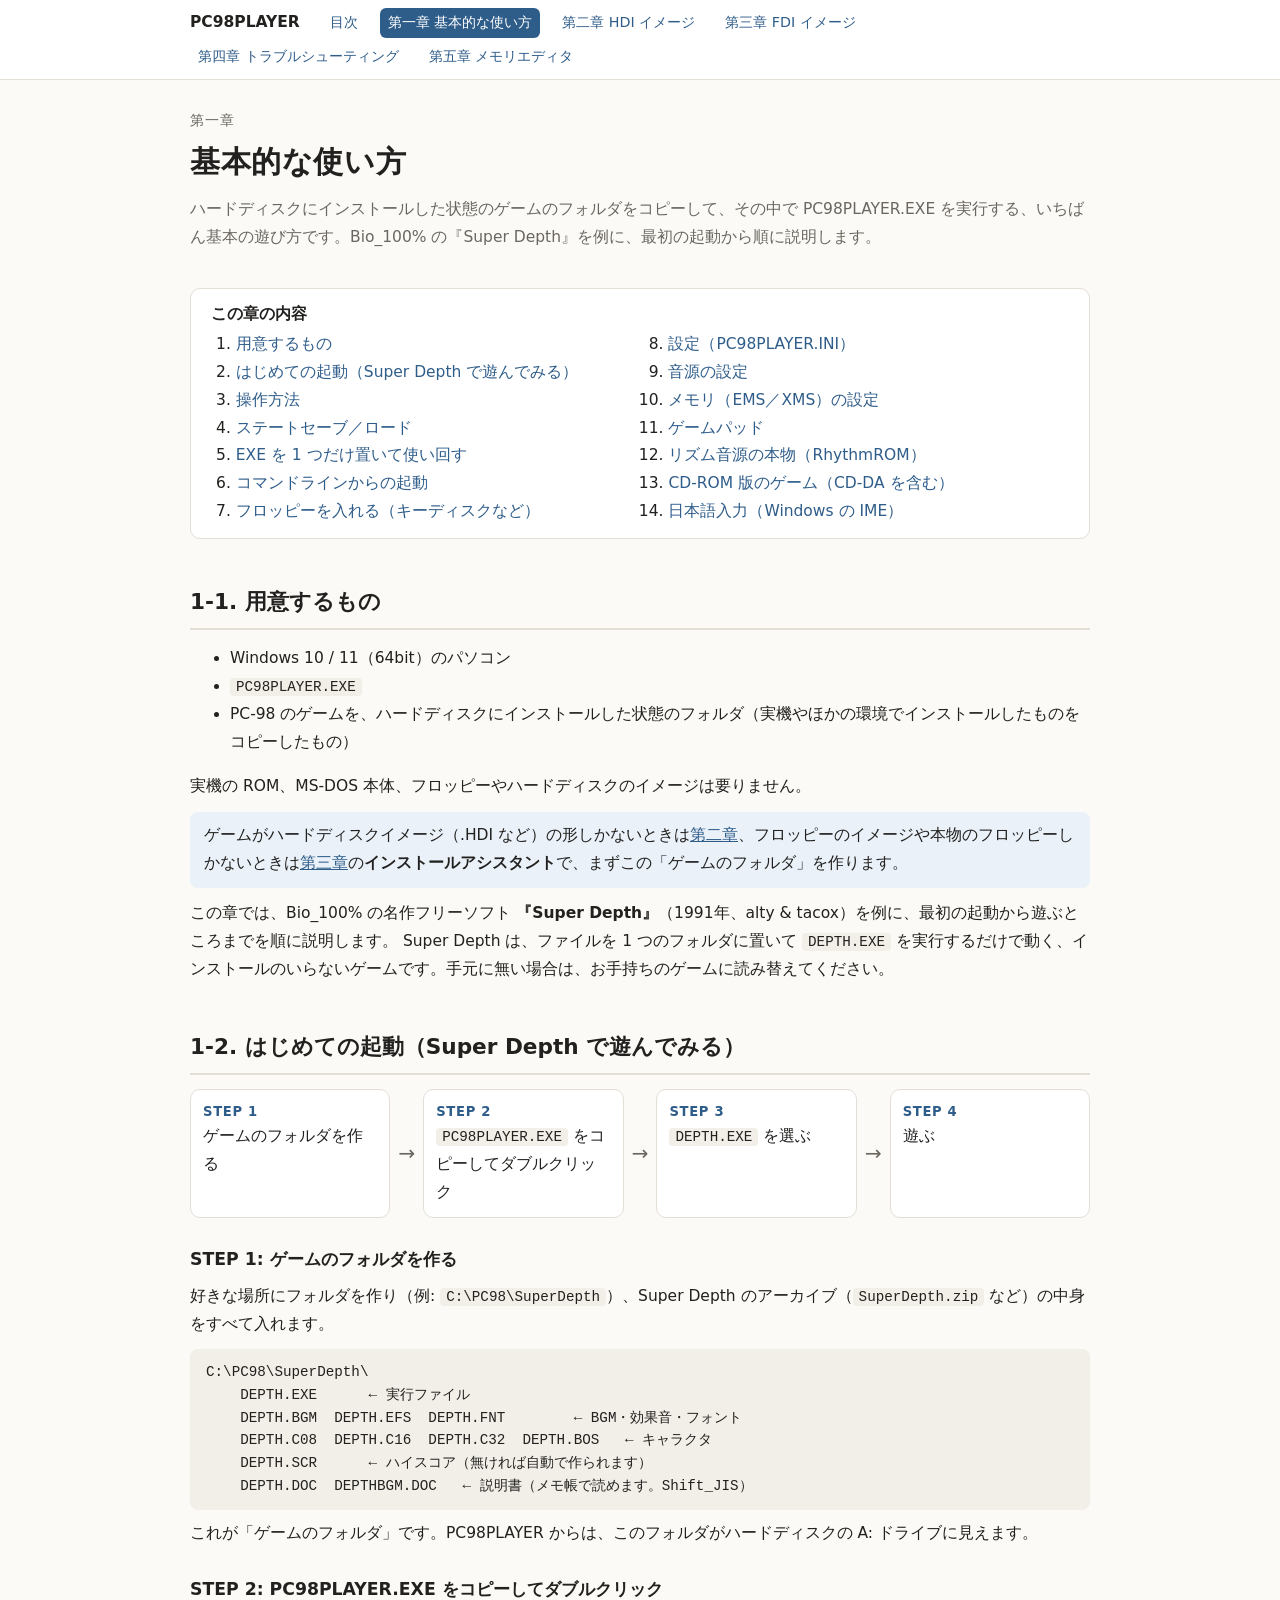
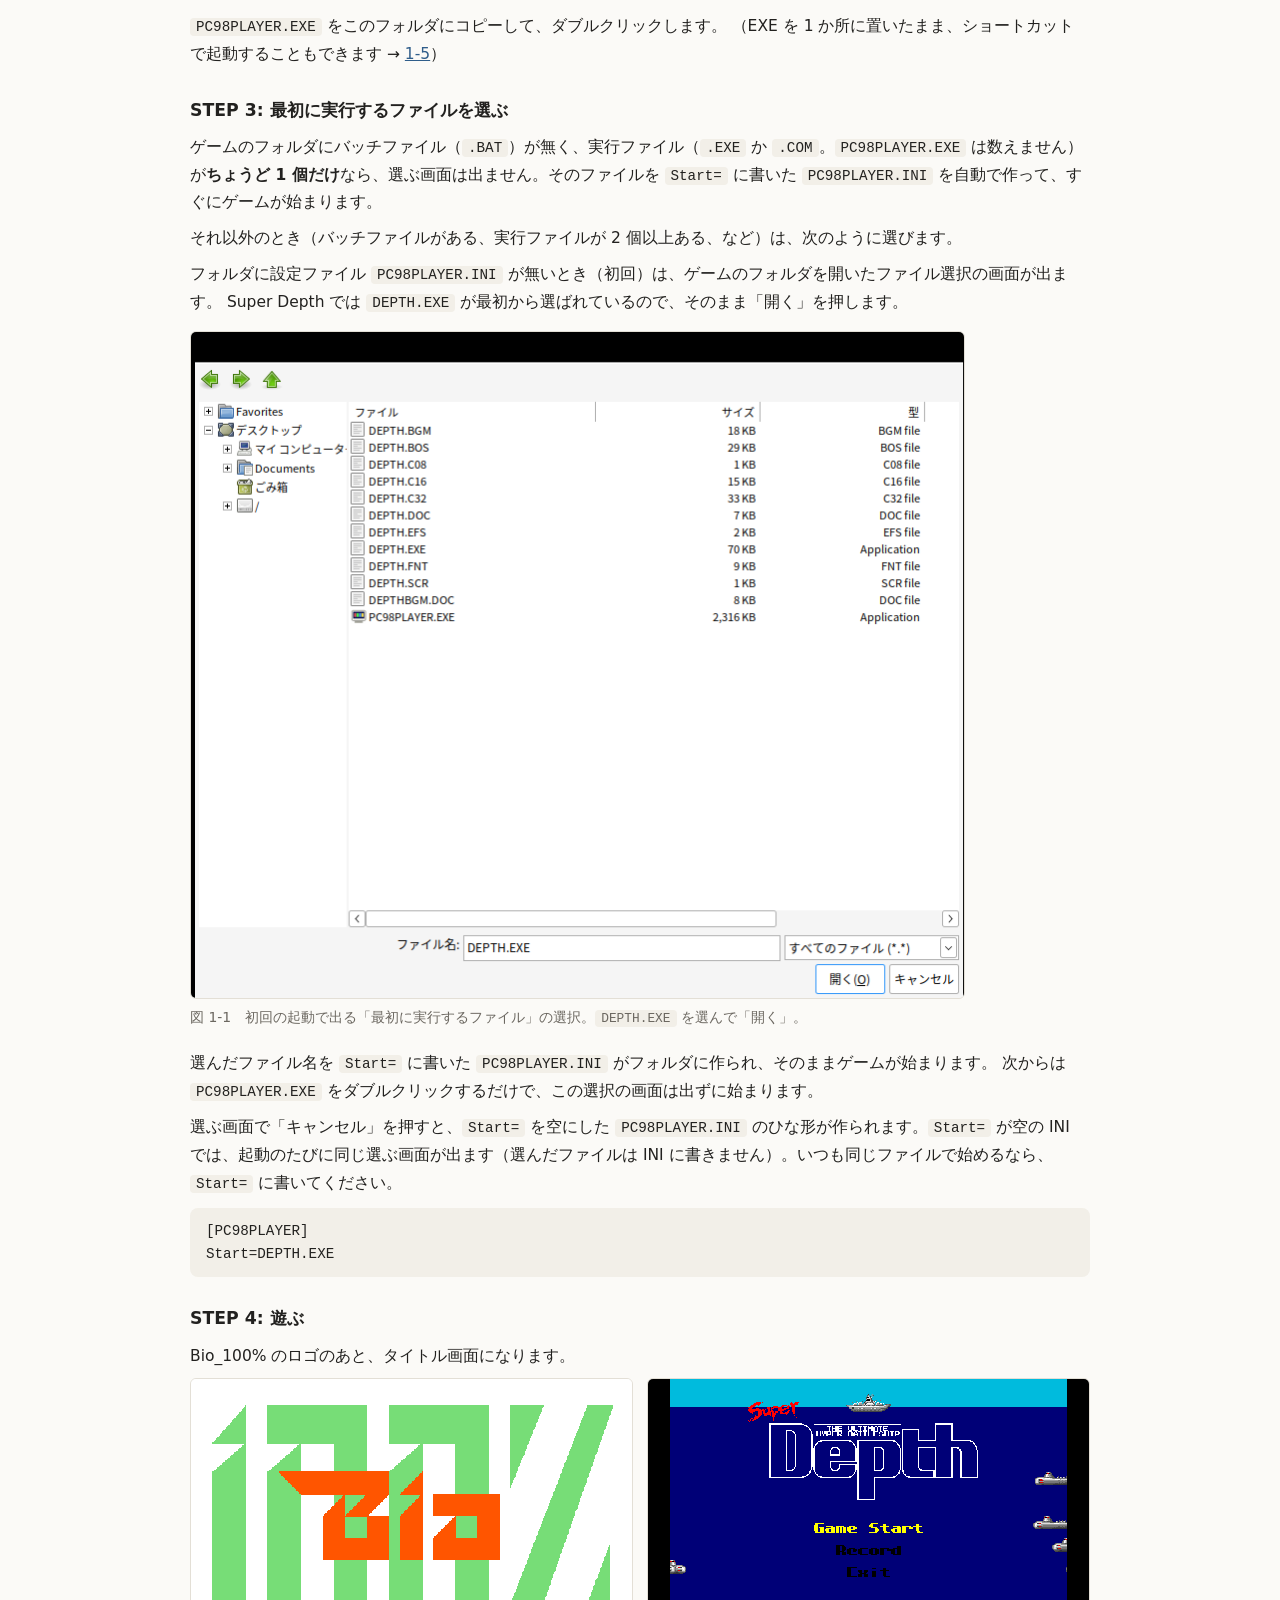
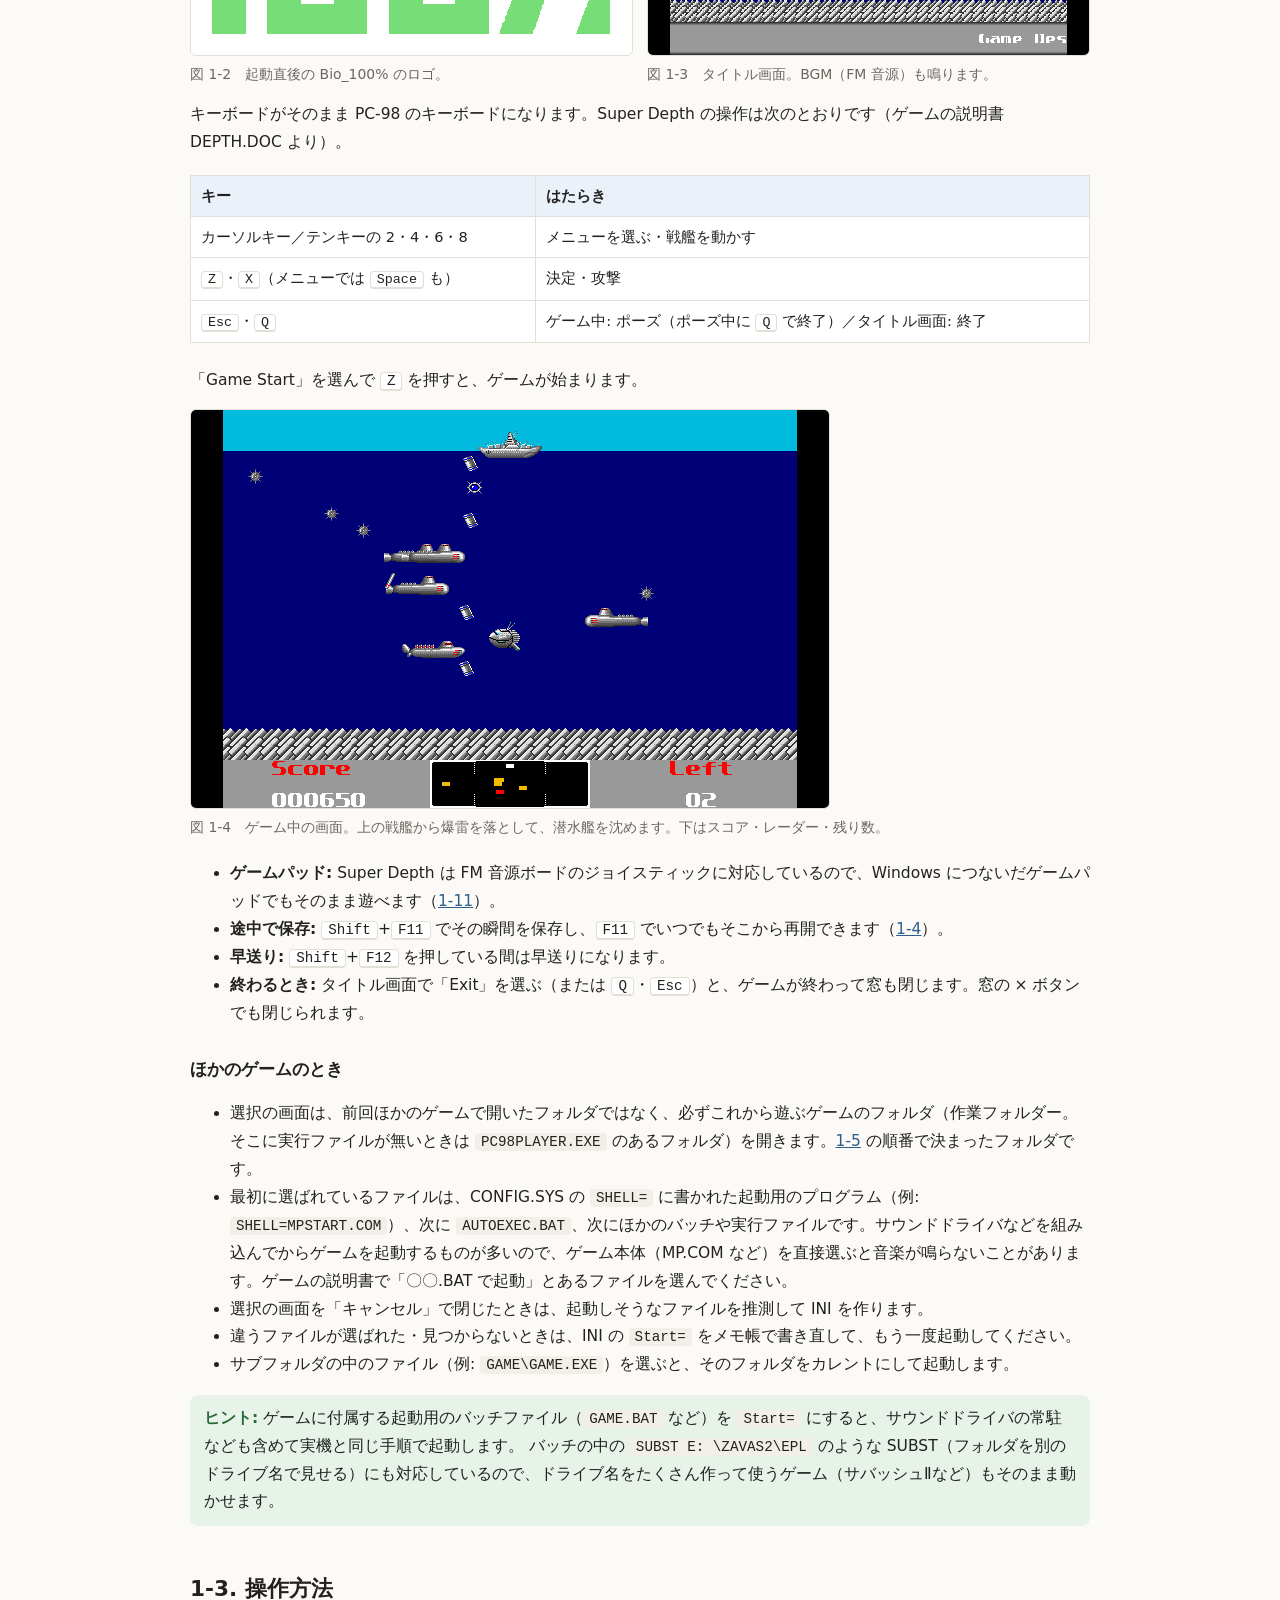
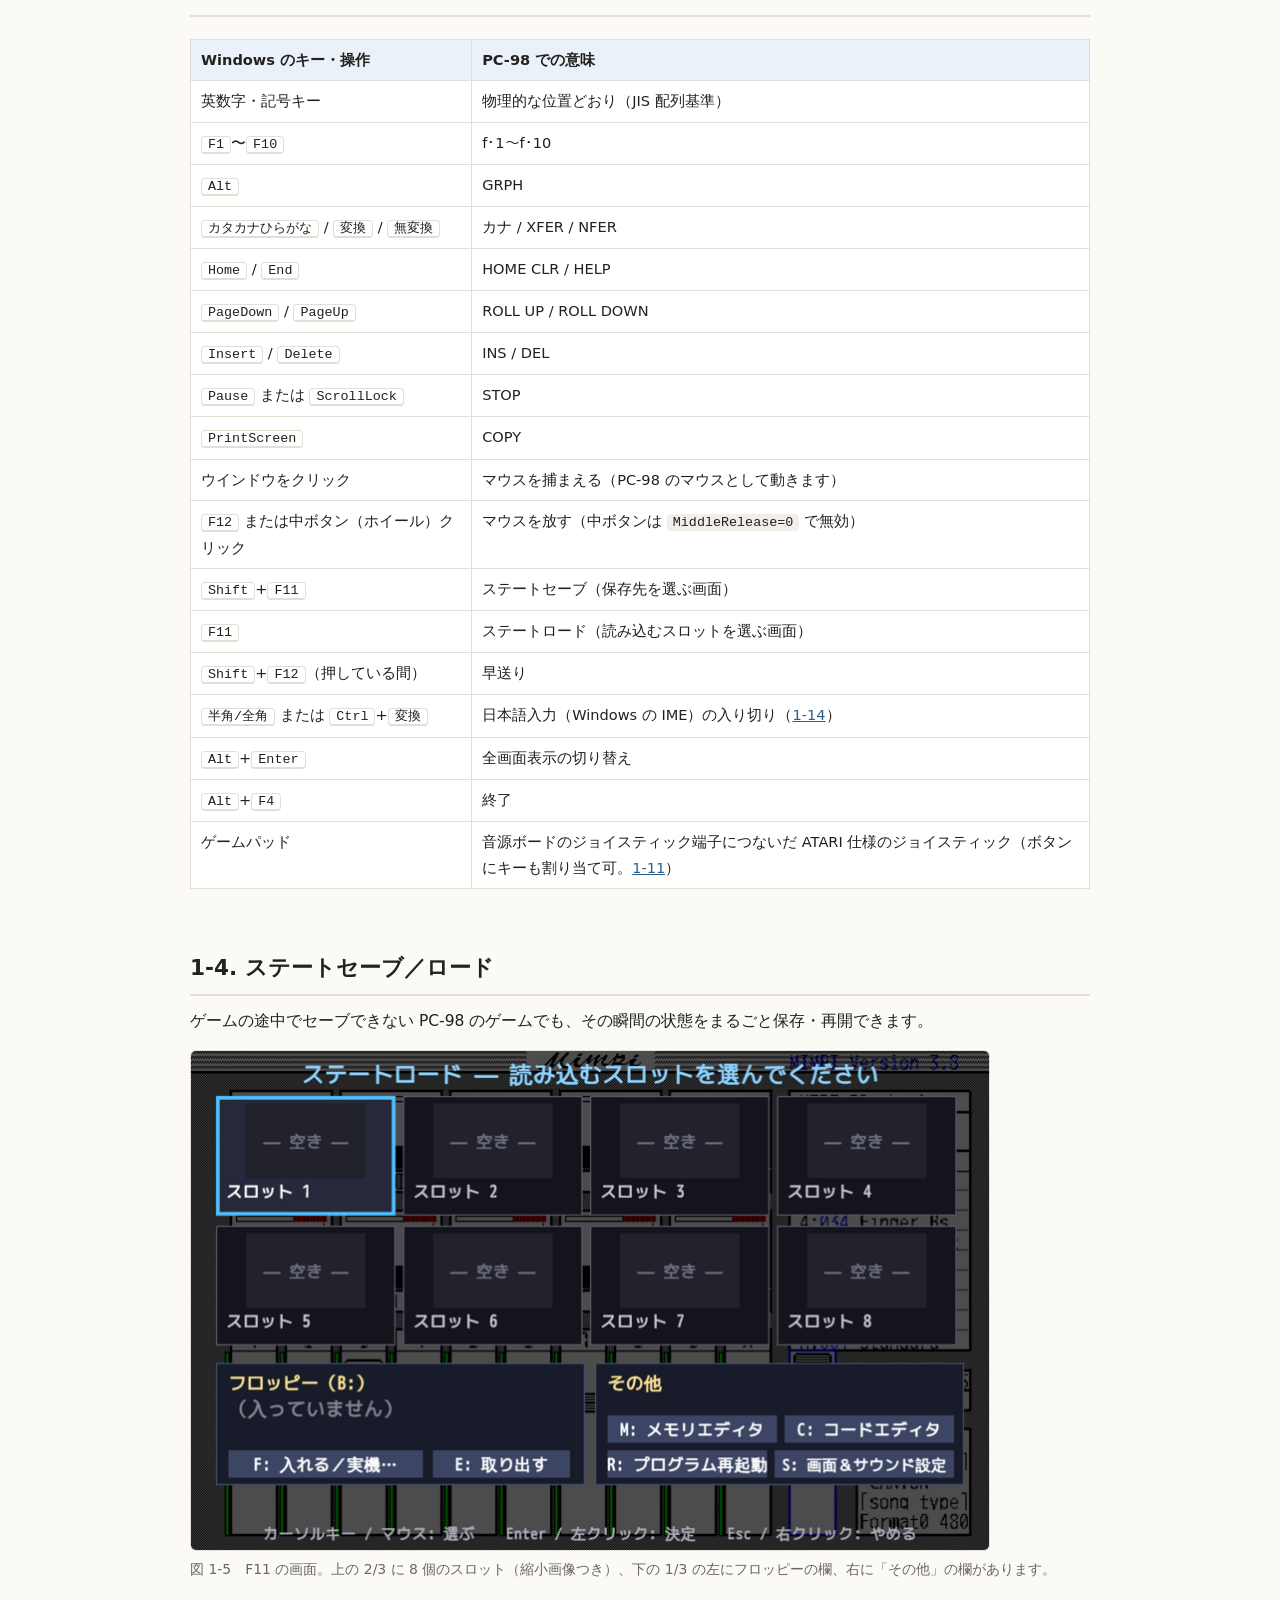
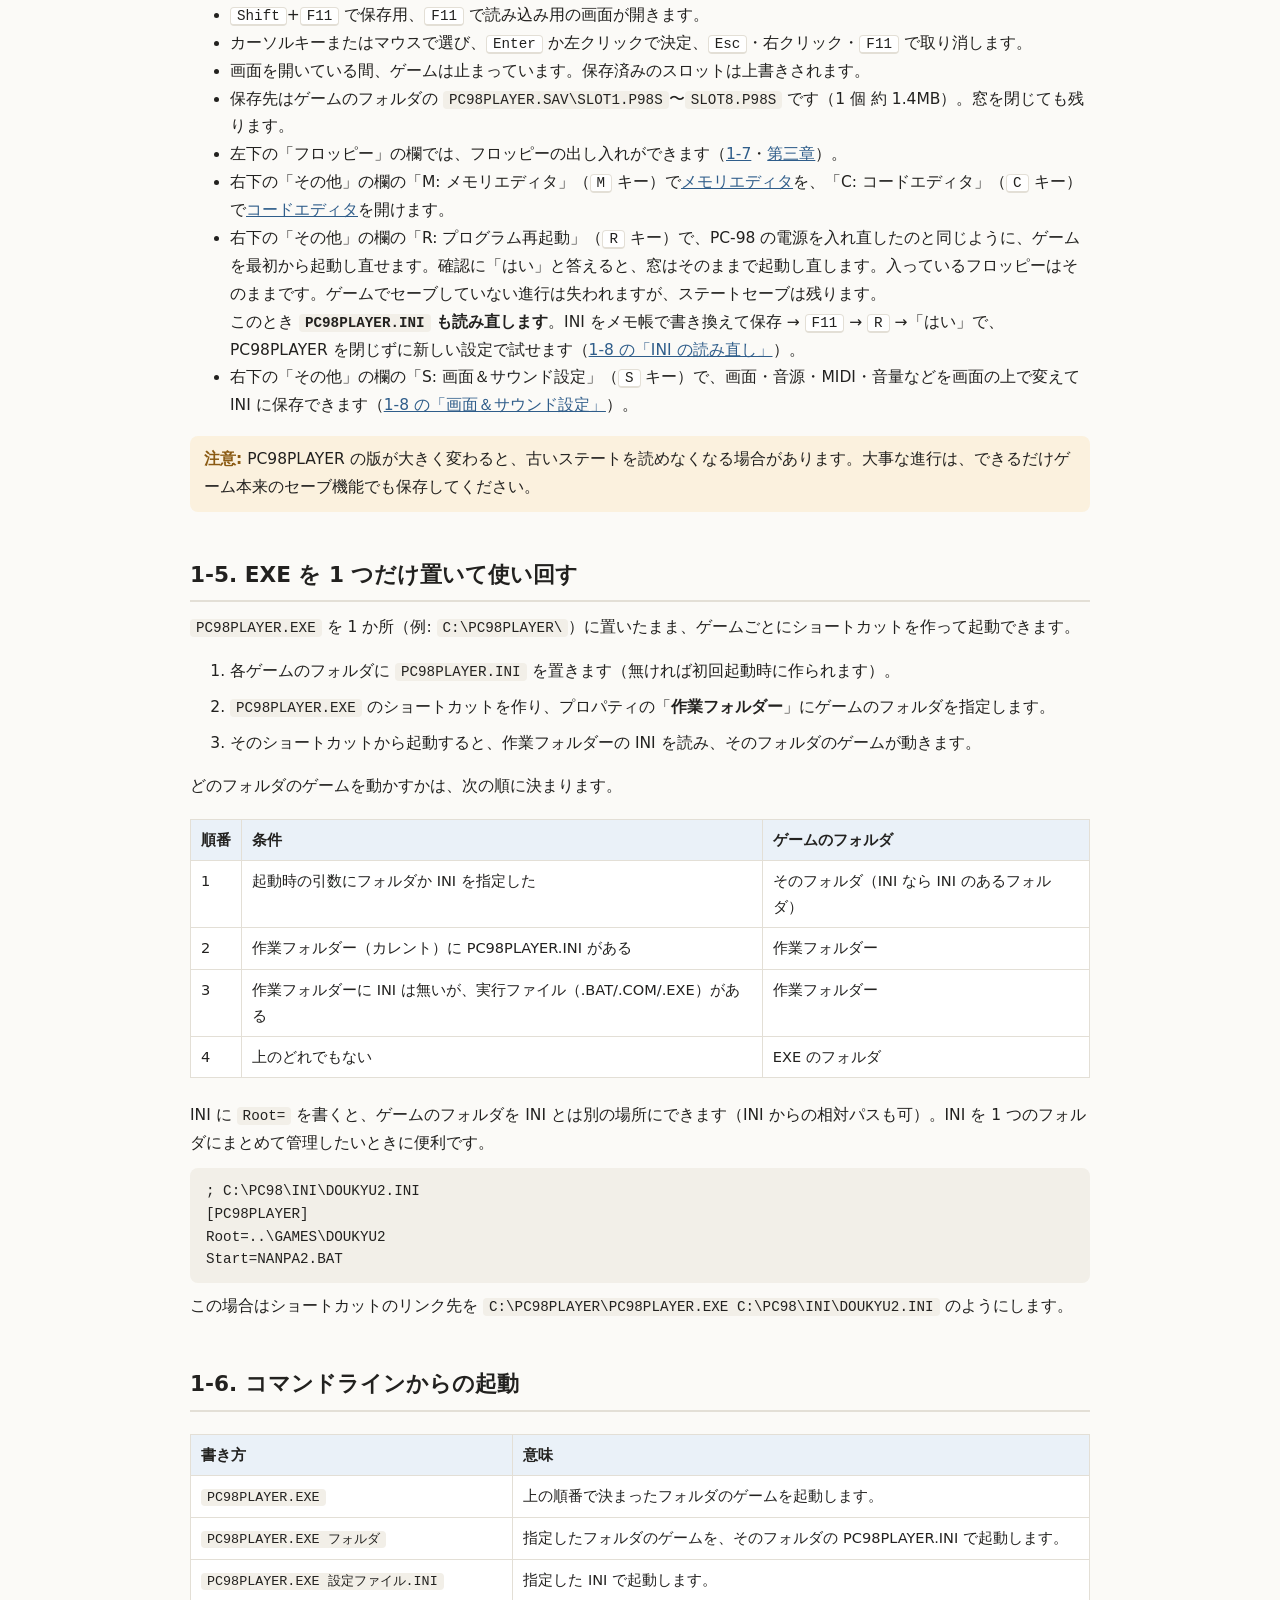
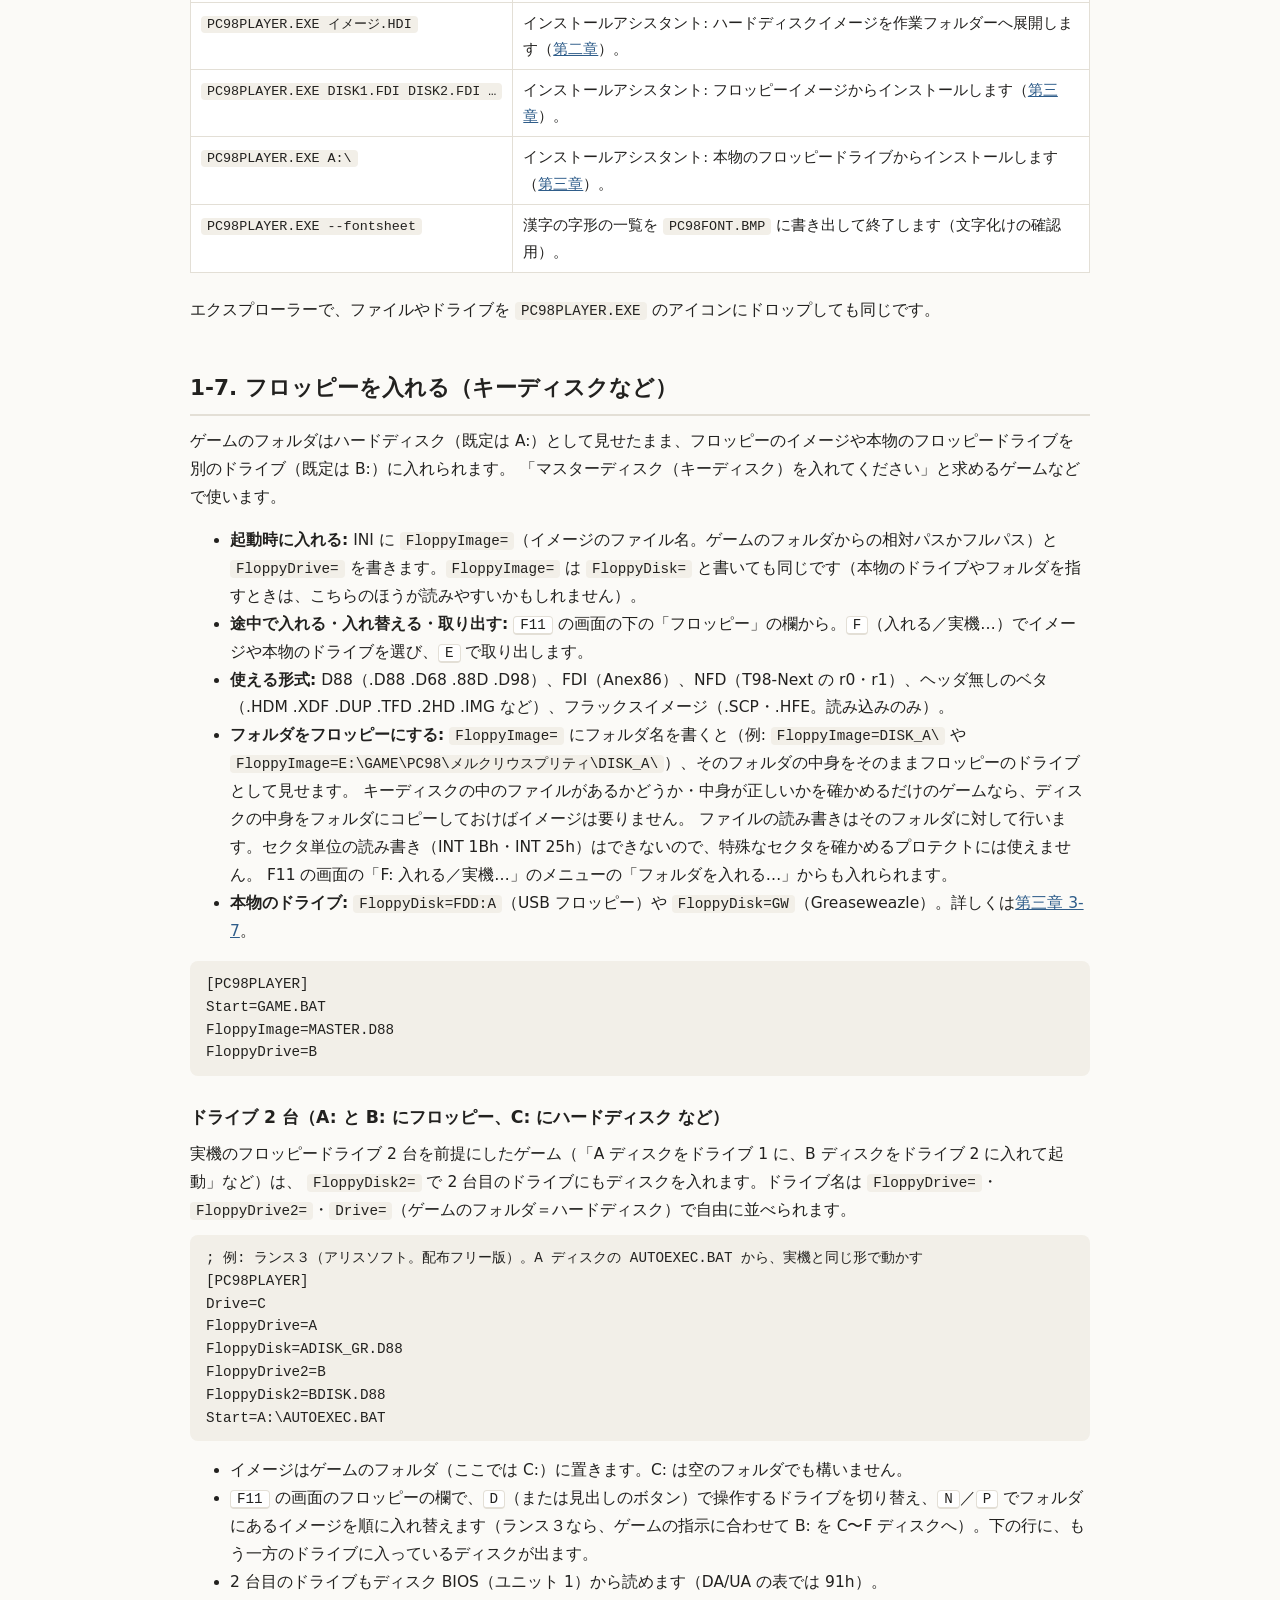
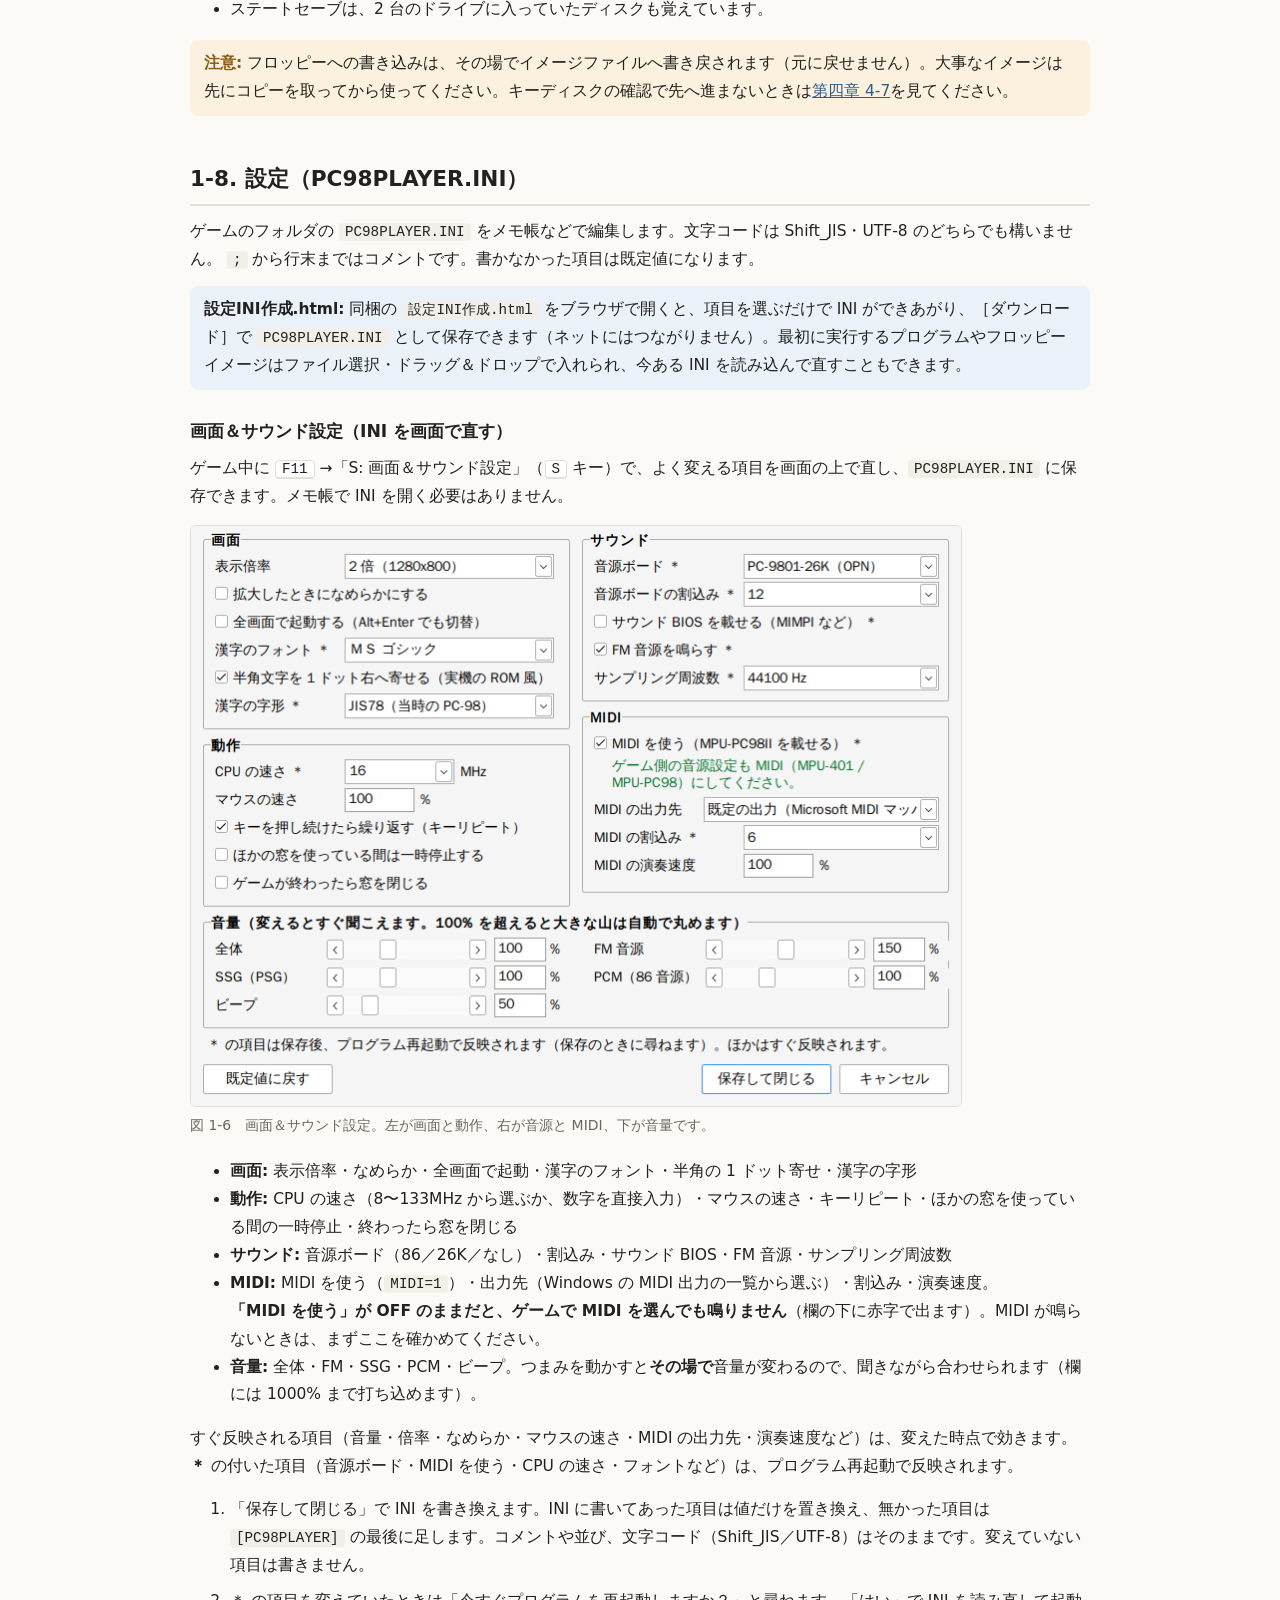
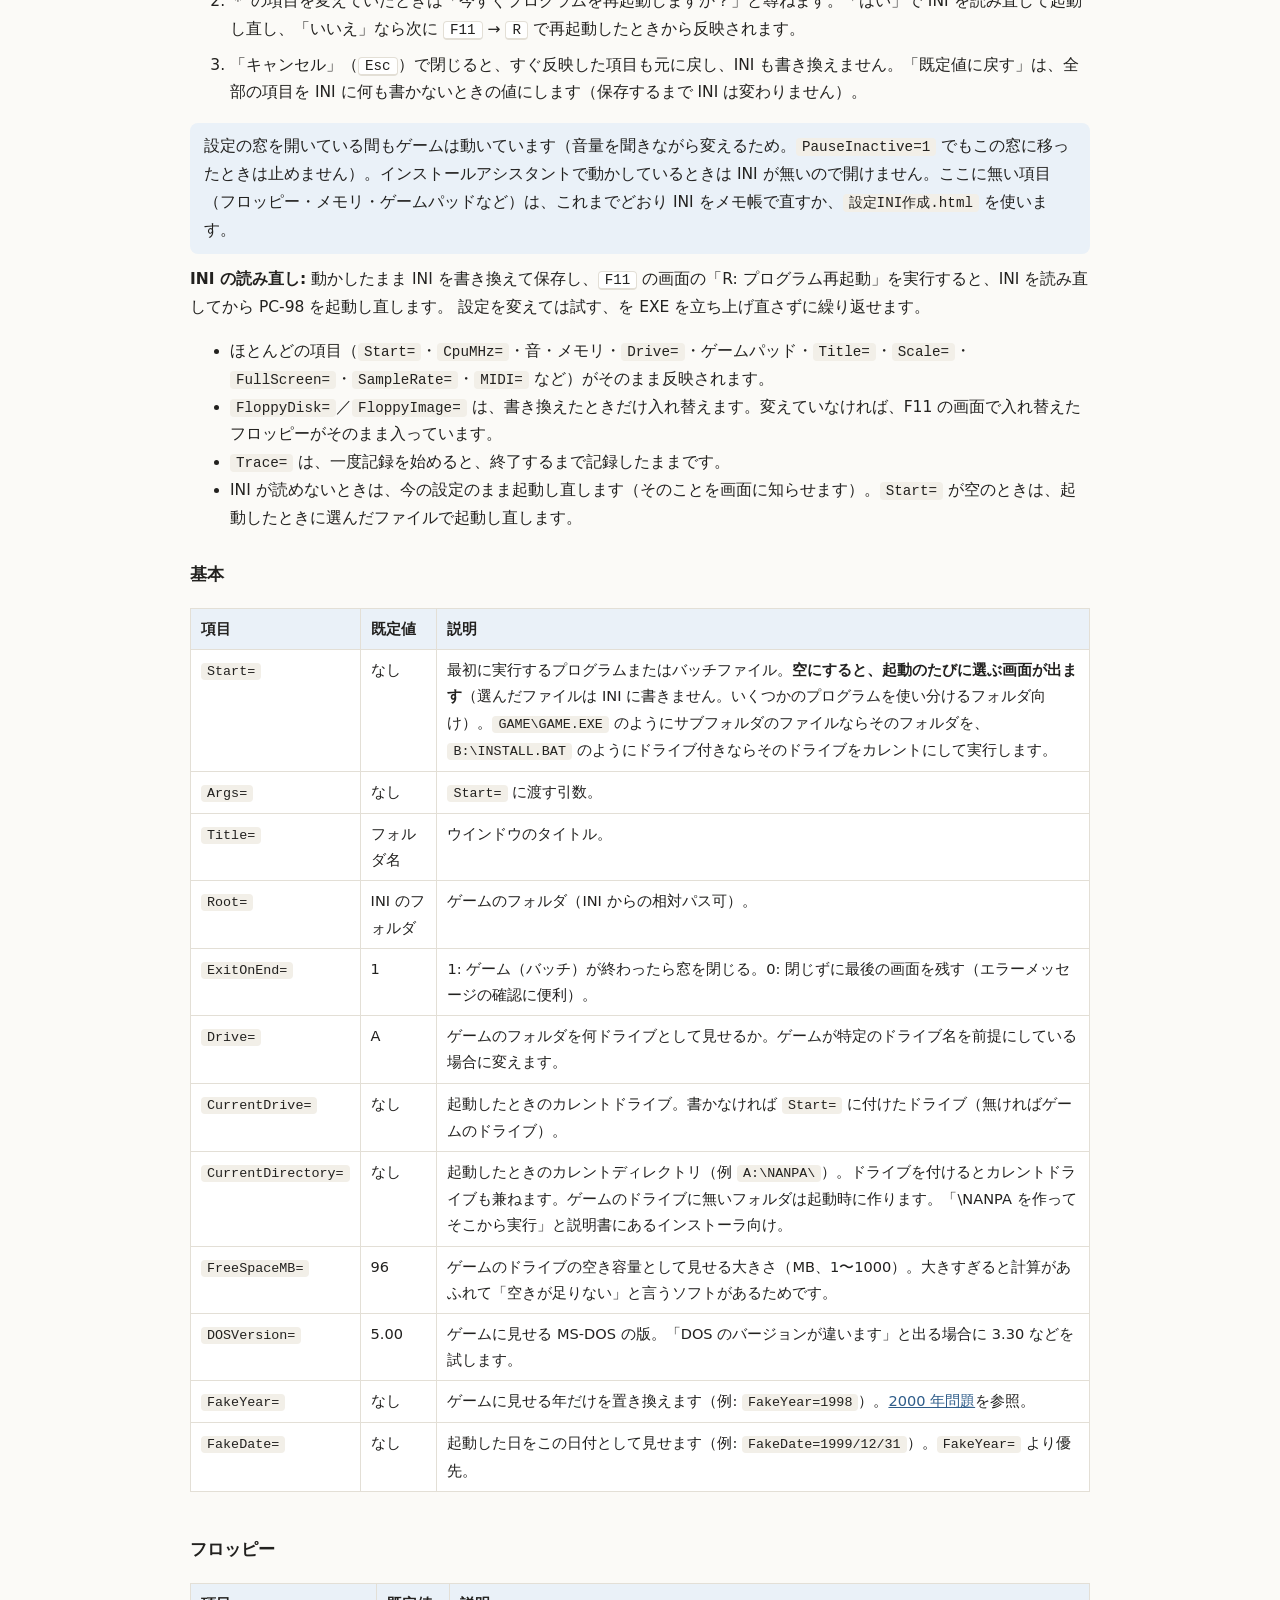
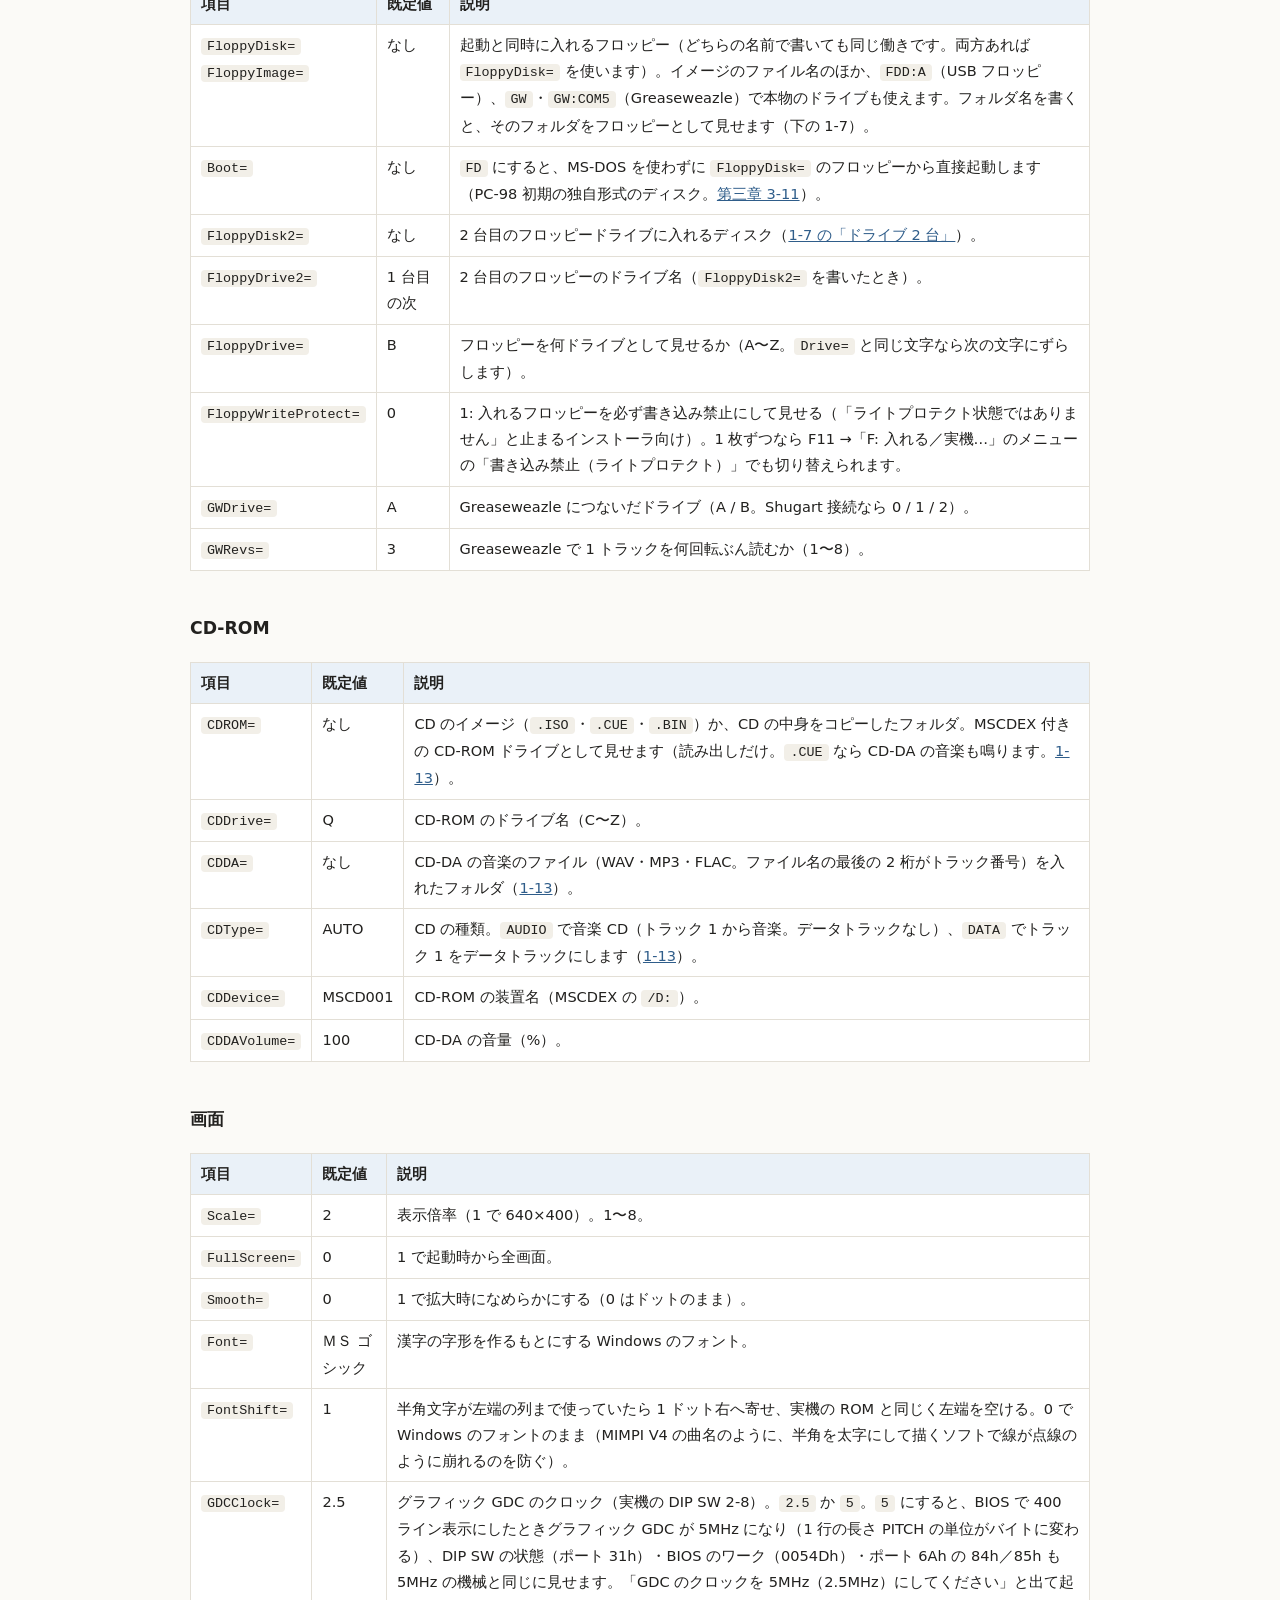
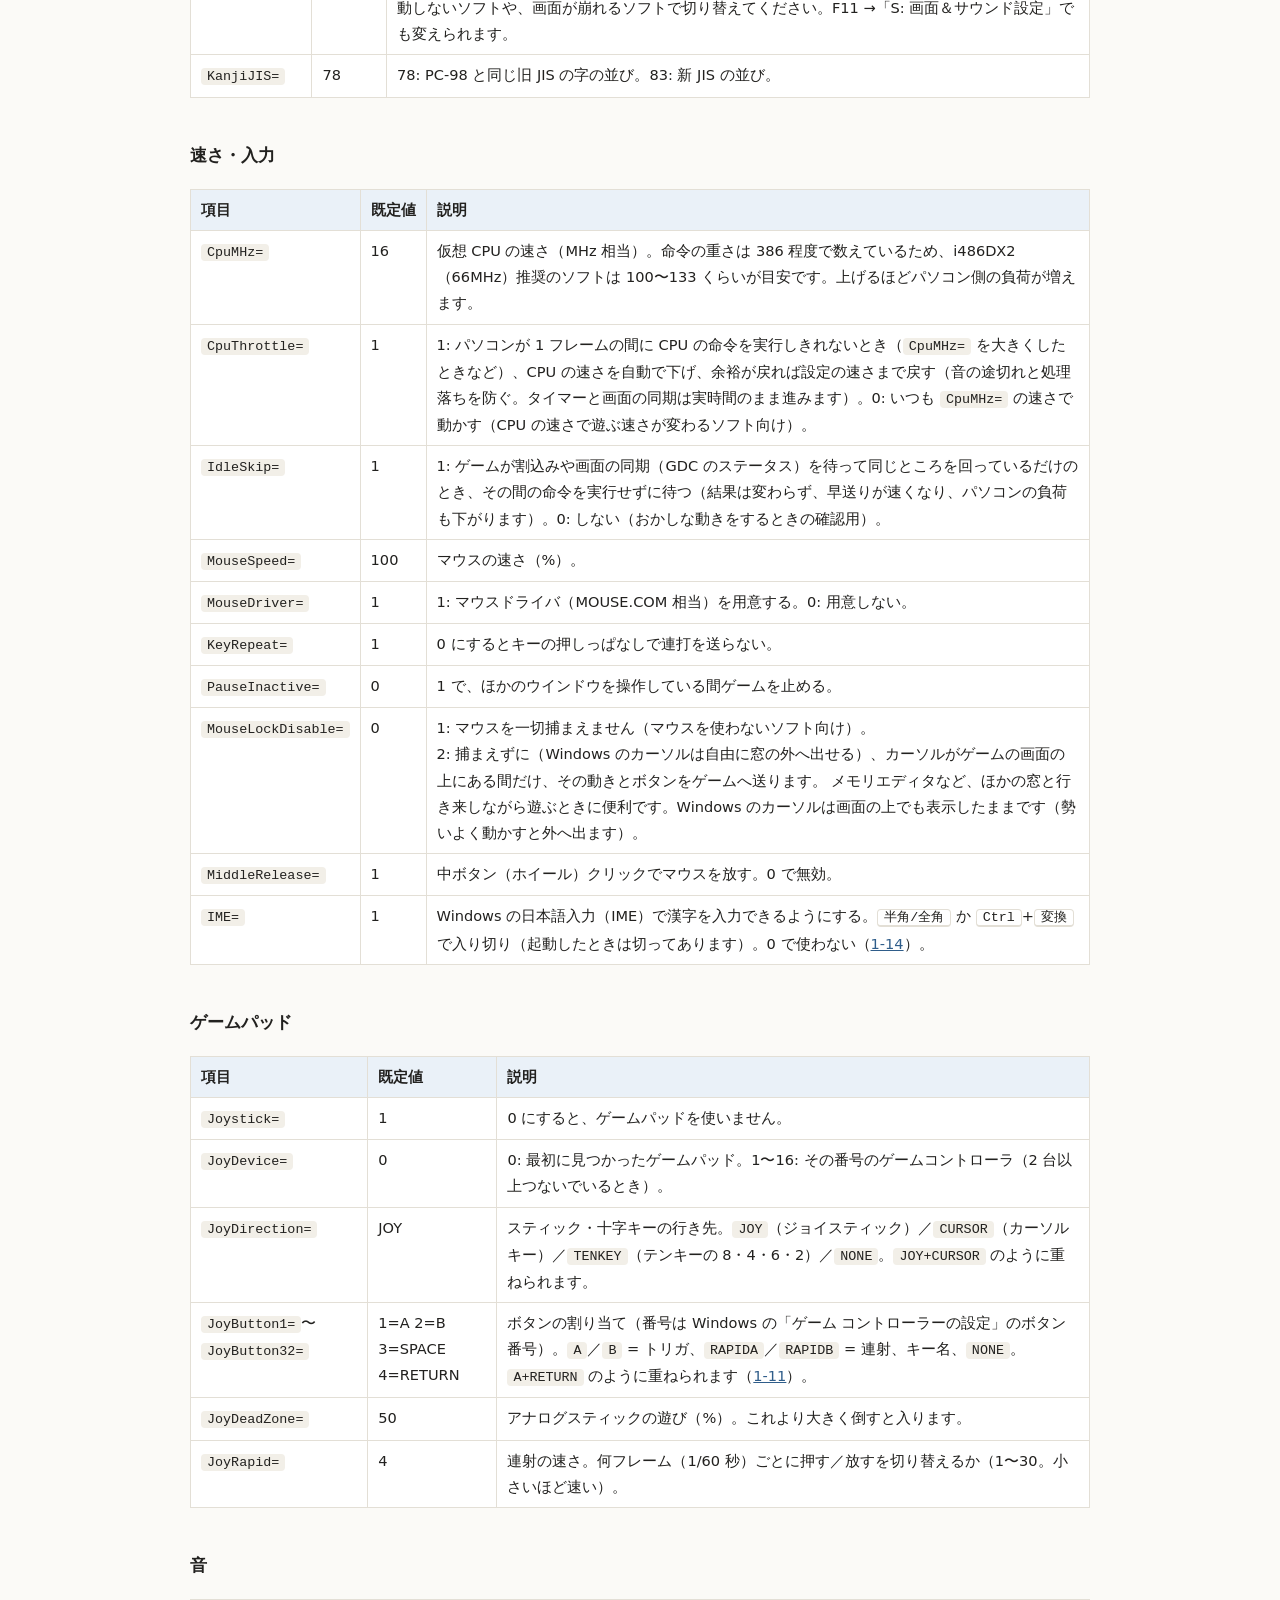
<file: manual/ch1.html>
<!DOCTYPE html>
<html lang="ja">
<head>
<meta charset="utf-8">
<meta name="viewport" content="width=device-width, initial-scale=1">
<title>第一章 基本的な使い方 - PC98PLAYER 取扱説明書</title>
<link rel="stylesheet" href="style.css">
</head>
<body>
<div class="topbar"><div class="in">
  <a class="brand" href="index.html">PC98PLAYER</a>
  <a class="ch" href="index.html">目次</a>
  <a class="ch cur" href="ch1.html">第一章 基本的な使い方</a>
  <a class="ch" href="ch2.html">第二章 HDI イメージ</a>
  <a class="ch" href="ch3.html">第三章 FDI イメージ</a>
  <a class="ch" href="ch4.html">第四章 トラブルシューティング</a>
  <a class="ch" href="ch5.html">第五章 メモリエディタ</a>
</div></div>

<div class="wrap">
<header class="page">
  <div class="kicker">第一章</div>
  <h1>基本的な使い方</h1>
  <p class="lead">ハードディスクにインストールした状態のゲームのフォルダをコピーして、その中で PC98PLAYER.EXE を実行する、いちばん基本の遊び方です。Bio_100% の『Super Depth』を例に、最初の起動から順に説明します。</p>
</header>

<nav class="toc">
  <strong>この章の内容</strong>
  <ol>
    <li><a href="#prepare">用意するもの</a></li>
    <li><a href="#first">はじめての起動（Super Depth で遊んでみる）</a></li>
    <li><a href="#keys">操作方法</a></li>
    <li><a href="#state">ステートセーブ／ロード</a></li>
    <li><a href="#shared">EXE を 1 つだけ置いて使い回す</a></li>
    <li><a href="#cmdline">コマンドラインからの起動</a></li>
    <li><a href="#floppy">フロッピーを入れる（キーディスクなど）</a></li>
    <li><a href="#ini">設定（PC98PLAYER.INI）</a></li>
    <li><a href="#sound">音源の設定</a></li>
    <li><a href="#memory">メモリ（EMS／XMS）の設定</a></li>
    <li><a href="#gamepad">ゲームパッド</a></li>
    <li><a href="#rhythm">リズム音源の本物（RhythmROM）</a></li>
    <li><a href="#cdrom">CD-ROM 版のゲーム（CD-DA を含む）</a></li>
    <li><a href="#ime">日本語入力（Windows の IME）</a></li>
  </ol>
</nav>

<h2 id="prepare">1-1. 用意するもの</h2>
<ul>
  <li>Windows 10 / 11（64bit）のパソコン</li>
  <li><code>PC98PLAYER.EXE</code></li>
  <li>PC-98 のゲームを、ハードディスクにインストールした状態のフォルダ（実機やほかの環境でインストールしたものをコピーしたもの）</li>
</ul>
<p>実機の ROM、MS-DOS 本体、フロッピーやハードディスクのイメージは要りません。</p>
<div class="note">ゲームがハードディスクイメージ（.HDI など）の形しかないときは<a href="ch2.html">第二章</a>、フロッピーのイメージや本物のフロッピーしかないときは<a href="ch3.html">第三章</a>の<strong>インストールアシスタント</strong>で、まずこの「ゲームのフォルダ」を作ります。</div>
<p>この章では、Bio_100% の名作フリーソフト <strong>『Super Depth』</strong>（1991年、alty &amp; tacox）を例に、最初の起動から遊ぶところまでを順に説明します。
Super Depth は、ファイルを 1 つのフォルダに置いて <code>DEPTH.EXE</code> を実行するだけで動く、インストールのいらないゲームです。手元に無い場合は、お手持ちのゲームに読み替えてください。</p>

<h2 id="first">1-2. はじめての起動（Super Depth で遊んでみる）</h2>
<div class="flow">
  <div class="step"><b>STEP 1</b>ゲームのフォルダを作る</div>
  <div class="arrow">→</div>
  <div class="step"><b>STEP 2</b><code>PC98PLAYER.EXE</code> をコピーしてダブルクリック</div>
  <div class="arrow">→</div>
  <div class="step"><b>STEP 3</b><code>DEPTH.EXE</code> を選ぶ</div>
  <div class="arrow">→</div>
  <div class="step"><b>STEP 4</b>遊ぶ</div>
</div>

<h3>STEP 1: ゲームのフォルダを作る</h3>
<p>好きな場所にフォルダを作り（例: <code>C:\PC98\SuperDepth</code>）、Super Depth のアーカイブ（<code>SuperDepth.zip</code> など）の中身をすべて入れます。</p>
<pre>C:\PC98\SuperDepth\
    DEPTH.EXE      ← 実行ファイル
    DEPTH.BGM  DEPTH.EFS  DEPTH.FNT        ← BGM・効果音・フォント
    DEPTH.C08  DEPTH.C16  DEPTH.C32  DEPTH.BOS   ← キャラクタ
    DEPTH.SCR      ← ハイスコア（無ければ自動で作られます）
    DEPTH.DOC  DEPTHBGM.DOC   ← 説明書（メモ帳で読めます。Shift_JIS）</pre>
<p>これが「ゲームのフォルダ」です。PC98PLAYER からは、このフォルダがハードディスクの A: ドライブに見えます。</p>

<h3>STEP 2: PC98PLAYER.EXE をコピーしてダブルクリック</h3>
<p><code>PC98PLAYER.EXE</code> をこのフォルダにコピーして、ダブルクリックします。
（EXE を 1 か所に置いたまま、ショートカットで起動することもできます → <a href="#shared">1-5</a>）</p>

<h3>STEP 3: 最初に実行するファイルを選ぶ</h3>
<p>ゲームのフォルダにバッチファイル（<code>.BAT</code>）が無く、実行ファイル（<code>.EXE</code> か <code>.COM</code>。<code>PC98PLAYER.EXE</code> は数えません）が<strong>ちょうど 1 個だけ</strong>なら、選ぶ画面は出ません。そのファイルを <code>Start=</code> に書いた <code>PC98PLAYER.INI</code> を自動で作って、すぐにゲームが始まります。</p>
<p>それ以外のとき（バッチファイルがある、実行ファイルが 2 個以上ある、など）は、次のように選びます。</p>
<p>フォルダに設定ファイル <code>PC98PLAYER.INI</code> が無いとき（初回）は、ゲームのフォルダを開いたファイル選択の画面が出ます。
Super Depth では <code>DEPTH.EXE</code> が最初から選ばれているので、そのまま「開く」を押します。</p>
<figure>
  <img src="images/ch1_sd_select.png" alt="最初に実行するファイルを選ぶ画面" width="775" height="668">
  <figcaption>図 1-1　初回の起動で出る「最初に実行するファイル」の選択。<code>DEPTH.EXE</code> を選んで「開く」。</figcaption>
</figure>
<p>選んだファイル名を <code>Start=</code> に書いた <code>PC98PLAYER.INI</code> がフォルダに作られ、そのままゲームが始まります。
次からは <code>PC98PLAYER.EXE</code> をダブルクリックするだけで、この選択の画面は出ずに始まります。</p>
<p>選ぶ画面で「キャンセル」を押すと、<code>Start=</code> を空にした <code>PC98PLAYER.INI</code> のひな形が作られます。<code>Start=</code> が空の INI では、起動のたびに同じ選ぶ画面が出ます（選んだファイルは INI に書きません）。いつも同じファイルで始めるなら、<code>Start=</code> に書いてください。</p>
<pre>[PC98PLAYER]
Start=DEPTH.EXE</pre>

<h3>STEP 4: 遊ぶ</h3>
<p>Bio_100% のロゴのあと、タイトル画面になります。</p>
<div class="figrow">
<figure>
  <img class="pixel" src="images/ch1_sd_logo.png" alt="Bio_100% のロゴ" width="640" height="400">
  <figcaption>図 1-2　起動直後の Bio_100% のロゴ。</figcaption>
</figure>
<figure>
  <img class="pixel" src="images/ch1_sd_title.png" alt="Super Depth のタイトル画面" width="640" height="400">
  <figcaption>図 1-3　タイトル画面。BGM（FM 音源）も鳴ります。</figcaption>
</figure>
</div>
<p>キーボードがそのまま PC-98 のキーボードになります。Super Depth の操作は次のとおりです（ゲームの説明書 DEPTH.DOC より）。</p>
<div class="tablewrap">
<table>
  <tr><th>キー</th><th>はたらき</th></tr>
  <tr><td>カーソルキー／テンキーの 2・4・6・8</td><td>メニューを選ぶ・戦艦を動かす</td></tr>
  <tr><td><kbd>Z</kbd>・<kbd>X</kbd>（メニューでは <kbd>Space</kbd> も）</td><td>決定・攻撃</td></tr>
  <tr><td><kbd>Esc</kbd>・<kbd>Q</kbd></td><td>ゲーム中: ポーズ（ポーズ中に <kbd>Q</kbd> で終了）／タイトル画面: 終了</td></tr>
</table>
</div>
<p>「Game Start」を選んで <kbd>Z</kbd> を押すと、ゲームが始まります。</p>
<figure>
  <img class="pixel" src="images/ch1_sd_play.png" alt="Super Depth のゲーム画面" width="640" height="400">
  <figcaption>図 1-4　ゲーム中の画面。上の戦艦から爆雷を落として、潜水艦を沈めます。下はスコア・レーダー・残り数。</figcaption>
</figure>
<ul>
  <li><strong>ゲームパッド:</strong> Super Depth は FM 音源ボードのジョイスティックに対応しているので、Windows につないだゲームパッドでもそのまま遊べます（<a href="#gamepad">1-11</a>）。</li>
  <li><strong>途中で保存:</strong> <kbd>Shift</kbd>+<kbd>F11</kbd> でその瞬間を保存し、<kbd>F11</kbd> でいつでもそこから再開できます（<a href="#state">1-4</a>）。</li>
  <li><strong>早送り:</strong> <kbd>Shift</kbd>+<kbd>F12</kbd> を押している間は早送りになります。</li>
  <li><strong>終わるとき:</strong> タイトル画面で「Exit」を選ぶ（または <kbd>Q</kbd>・<kbd>Esc</kbd>）と、ゲームが終わって窓も閉じます。窓の × ボタンでも閉じられます。</li>
</ul>

<h3>ほかのゲームのとき</h3>
<ul>
  <li>選択の画面は、前回ほかのゲームで開いたフォルダではなく、必ずこれから遊ぶゲームのフォルダ（作業フォルダー。そこに実行ファイルが無いときは <code>PC98PLAYER.EXE</code> のあるフォルダ）を開きます。<a href="#shared">1-5</a> の順番で決まったフォルダです。</li>
  <li>最初に選ばれているファイルは、CONFIG.SYS の <code>SHELL=</code> に書かれた起動用のプログラム（例: <code>SHELL=MPSTART.COM</code>）、次に <code>AUTOEXEC.BAT</code>、次にほかのバッチや実行ファイルです。サウンドドライバなどを組み込んでからゲームを起動するものが多いので、ゲーム本体（MP.COM など）を直接選ぶと音楽が鳴らないことがあります。ゲームの説明書で「〇〇.BAT で起動」とあるファイルを選んでください。</li>
  <li>選択の画面を「キャンセル」で閉じたときは、起動しそうなファイルを推測して INI を作ります。</li>
  <li>違うファイルが選ばれた・見つからないときは、INI の <code>Start=</code> をメモ帳で書き直して、もう一度起動してください。</li>
  <li>サブフォルダの中のファイル（例: <code>GAME\GAME.EXE</code>）を選ぶと、そのフォルダをカレントにして起動します。</li>
</ul>
<div class="tip"><strong>ヒント:</strong> ゲームに付属する起動用のバッチファイル（<code>GAME.BAT</code> など）を <code>Start=</code> にすると、サウンドドライバの常駐なども含めて実機と同じ手順で起動します。
バッチの中の <code>SUBST E: \ZAVAS2\EPL</code> のような SUBST（フォルダを別のドライブ名で見せる）にも対応しているので、ドライブ名をたくさん作って使うゲーム（サバッシュⅡなど）もそのまま動かせます。</div>

<h2 id="keys">1-3. 操作方法</h2>
<div class="tablewrap">
<table>
  <tr><th>Windows のキー・操作</th><th>PC-98 での意味</th></tr>
  <tr><td>英数字・記号キー</td><td>物理的な位置どおり（JIS 配列基準）</td></tr>
  <tr><td><kbd>F1</kbd>〜<kbd>F10</kbd></td><td>f･1〜f･10</td></tr>
  <tr><td><kbd>Alt</kbd></td><td>GRPH</td></tr>
  <tr><td><kbd>カタカナひらがな</kbd> / <kbd>変換</kbd> / <kbd>無変換</kbd></td><td>カナ / XFER / NFER</td></tr>
  <tr><td><kbd>Home</kbd> / <kbd>End</kbd></td><td>HOME CLR / HELP</td></tr>
  <tr><td><kbd>PageDown</kbd> / <kbd>PageUp</kbd></td><td>ROLL UP / ROLL DOWN</td></tr>
  <tr><td><kbd>Insert</kbd> / <kbd>Delete</kbd></td><td>INS / DEL</td></tr>
  <tr><td><kbd>Pause</kbd> または <kbd>ScrollLock</kbd></td><td>STOP</td></tr>
  <tr><td><kbd>PrintScreen</kbd></td><td>COPY</td></tr>
  <tr><td>ウインドウをクリック</td><td>マウスを捕まえる（PC-98 のマウスとして動きます）</td></tr>
  <tr><td><kbd>F12</kbd> または中ボタン（ホイール）クリック</td><td>マウスを放す（中ボタンは <code>MiddleRelease=0</code> で無効）</td></tr>
  <tr><td><kbd>Shift</kbd>+<kbd>F11</kbd></td><td>ステートセーブ（保存先を選ぶ画面）</td></tr>
  <tr><td><kbd>F11</kbd></td><td>ステートロード（読み込むスロットを選ぶ画面）</td></tr>
  <tr><td><kbd>Shift</kbd>+<kbd>F12</kbd>（押している間）</td><td>早送り</td></tr>
  <tr><td><kbd>半角/全角</kbd> または <kbd>Ctrl</kbd>+<kbd>変換</kbd></td><td>日本語入力（Windows の IME）の入り切り（<a href="#ime">1-14</a>）</td></tr>
  <tr><td><kbd>Alt</kbd>+<kbd>Enter</kbd></td><td>全画面表示の切り替え</td></tr>
  <tr><td><kbd>Alt</kbd>+<kbd>F4</kbd></td><td>終了</td></tr>
  <tr><td>ゲームパッド</td><td>音源ボードのジョイスティック端子につないだ ATARI 仕様のジョイスティック（ボタンにキーも割り当て可。<a href="#gamepad">1-11</a>）</td></tr>
</table>
</div>

<h2 id="state">1-4. ステートセーブ／ロード</h2>
<p>ゲームの途中でセーブできない PC-98 のゲームでも、その瞬間の状態をまるごと保存・再開できます。</p>
<figure>
  <img src="images/ch1_state_menu.png" alt="ステートセーブ・ロードの画面" width="800" height="500">
  <figcaption>図 1-5　F11 の画面。上の 2/3 に 8 個のスロット（縮小画像つき）、下の 1/3 の左にフロッピーの欄、右に「その他」の欄があります。</figcaption>
</figure>
<ul>
  <li><kbd>Shift</kbd>+<kbd>F11</kbd> で保存用、<kbd>F11</kbd> で読み込み用の画面が開きます。</li>
  <li>カーソルキーまたはマウスで選び、<kbd>Enter</kbd> か左クリックで決定、<kbd>Esc</kbd>・右クリック・<kbd>F11</kbd> で取り消します。</li>
  <li>画面を開いている間、ゲームは止まっています。保存済みのスロットは上書きされます。</li>
  <li>保存先はゲームのフォルダの <code>PC98PLAYER.SAV\SLOT1.P98S</code>〜<code>SLOT8.P98S</code> です（1 個 約 1.4MB）。窓を閉じても残ります。</li>
  <li>左下の「フロッピー」の欄では、フロッピーの出し入れができます（<a href="#floppy">1-7</a>・<a href="ch3.html#swap">第三章</a>）。</li>
  <li>右下の「その他」の欄の「M: メモリエディタ」（<kbd>M</kbd> キー）で<a href="ch5.html">メモリエディタ</a>を、「C: コードエディタ」（<kbd>C</kbd> キー）で<a href="ch5.html#code">コードエディタ</a>を開けます。</li>
  <li>右下の「その他」の欄の「R: プログラム再起動」（<kbd>R</kbd> キー）で、PC-98 の電源を入れ直したのと同じように、ゲームを最初から起動し直せます。確認に「はい」と答えると、窓はそのままで起動し直します。入っているフロッピーはそのままです。ゲームでセーブしていない進行は失われますが、ステートセーブは残ります。<br>
    このとき <strong><code>PC98PLAYER.INI</code> も読み直します</strong>。INI をメモ帳で書き換えて保存 → <kbd>F11</kbd> → <kbd>R</kbd> →「はい」で、PC98PLAYER を閉じずに新しい設定で試せます（<a href="#reload">1-8 の「INI の読み直し」</a>）。</li>
  <li>右下の「その他」の欄の「S: 画面＆サウンド設定」（<kbd>S</kbd> キー）で、画面・音源・MIDI・音量などを画面の上で変えて INI に保存できます（<a href="#settings">1-8 の「画面＆サウンド設定」</a>）。</li>
</ul>
<div class="warn"><strong>注意:</strong> PC98PLAYER の版が大きく変わると、古いステートを読めなくなる場合があります。大事な進行は、できるだけゲーム本来のセーブ機能でも保存してください。</div>

<h2 id="shared">1-5. EXE を 1 つだけ置いて使い回す</h2>
<p><code>PC98PLAYER.EXE</code> を 1 か所（例: <code>C:\PC98PLAYER\</code>）に置いたまま、ゲームごとにショートカットを作って起動できます。</p>
<ol class="steps">
  <li>各ゲームのフォルダに <code>PC98PLAYER.INI</code> を置きます（無ければ初回起動時に作られます）。</li>
  <li><code>PC98PLAYER.EXE</code> のショートカットを作り、プロパティの「<strong>作業フォルダー</strong>」にゲームのフォルダを指定します。</li>
  <li>そのショートカットから起動すると、作業フォルダーの INI を読み、そのフォルダのゲームが動きます。</li>
</ol>
<p>どのフォルダのゲームを動かすかは、次の順に決まります。</p>
<div class="tablewrap">
<table>
  <tr><th>順番</th><th>条件</th><th>ゲームのフォルダ</th></tr>
  <tr><td>1</td><td>起動時の引数にフォルダか INI を指定した</td><td>そのフォルダ（INI なら INI のあるフォルダ）</td></tr>
  <tr><td>2</td><td>作業フォルダー（カレント）に PC98PLAYER.INI がある</td><td>作業フォルダー</td></tr>
  <tr><td>3</td><td>作業フォルダーに INI は無いが、実行ファイル（.BAT/.COM/.EXE）がある</td><td>作業フォルダー</td></tr>
  <tr><td>4</td><td>上のどれでもない</td><td>EXE のフォルダ</td></tr>
</table>
</div>
<p>INI に <code>Root=</code> を書くと、ゲームのフォルダを INI とは別の場所にできます（INI からの相対パスも可）。INI を 1 つのフォルダにまとめて管理したいときに便利です。</p>
<pre>; C:\PC98\INI\DOUKYU2.INI
[PC98PLAYER]
Root=..\GAMES\DOUKYU2
Start=NANPA2.BAT</pre>
<p>この場合はショートカットのリンク先を <code>C:\PC98PLAYER\PC98PLAYER.EXE C:\PC98\INI\DOUKYU2.INI</code> のようにします。</p>

<h2 id="cmdline">1-6. コマンドラインからの起動</h2>
<div class="tablewrap">
<table>
  <tr><th>書き方</th><th>意味</th></tr>
  <tr><td><code>PC98PLAYER.EXE</code></td><td>上の順番で決まったフォルダのゲームを起動します。</td></tr>
  <tr><td><code>PC98PLAYER.EXE フォルダ</code></td><td>指定したフォルダのゲームを、そのフォルダの PC98PLAYER.INI で起動します。</td></tr>
  <tr><td><code>PC98PLAYER.EXE 設定ファイル.INI</code></td><td>指定した INI で起動します。</td></tr>
  <tr><td><code>PC98PLAYER.EXE イメージ.HDI</code></td><td>インストールアシスタント: ハードディスクイメージを作業フォルダーへ展開します（<a href="ch2.html">第二章</a>）。</td></tr>
  <tr><td><code>PC98PLAYER.EXE DISK1.FDI DISK2.FDI …</code></td><td>インストールアシスタント: フロッピーイメージからインストールします（<a href="ch3.html">第三章</a>）。</td></tr>
  <tr><td><code>PC98PLAYER.EXE A:\</code></td><td>インストールアシスタント: 本物のフロッピードライブからインストールします（<a href="ch3.html#realdrive">第三章</a>）。</td></tr>
  <tr><td><code>PC98PLAYER.EXE --fontsheet</code></td><td>漢字の字形の一覧を <code>PC98FONT.BMP</code> に書き出して終了します（文字化けの確認用）。</td></tr>
</table>
</div>
<p>エクスプローラーで、ファイルやドライブを <code>PC98PLAYER.EXE</code> のアイコンにドロップしても同じです。</p>

<h2 id="floppy">1-7. フロッピーを入れる（キーディスクなど）</h2>
<p>ゲームのフォルダはハードディスク（既定は A:）として見せたまま、フロッピーのイメージや本物のフロッピードライブを別のドライブ（既定は B:）に入れられます。
「マスターディスク（キーディスク）を入れてください」と求めるゲームなどで使います。</p>
<ul>
  <li><strong>起動時に入れる:</strong> INI に <code>FloppyImage=</code>（イメージのファイル名。ゲームのフォルダからの相対パスかフルパス）と <code>FloppyDrive=</code> を書きます。<code>FloppyImage=</code> は <code>FloppyDisk=</code> と書いても同じです（本物のドライブやフォルダを指すときは、こちらのほうが読みやすいかもしれません）。</li>
  <li><strong>途中で入れる・入れ替える・取り出す:</strong> <kbd>F11</kbd> の画面の下の「フロッピー」の欄から。<kbd>F</kbd>（入れる／実機…）でイメージや本物のドライブを選び、<kbd>E</kbd> で取り出します。</li>
  <li><strong>使える形式:</strong> D88（.D88 .D68 .88D .D98）、FDI（Anex86）、NFD（T98-Next の r0・r1）、ヘッダ無しのベタ（.HDM .XDF .DUP .TFD .2HD .IMG など）、フラックスイメージ（.SCP・.HFE。読み込みのみ）。</li>
  <li><strong>フォルダをフロッピーにする:</strong> <code>FloppyImage=</code> にフォルダ名を書くと（例: <code>FloppyImage=DISK_A\</code> や <code>FloppyImage=E:\GAME\PC98\メルクリウスプリティ\DISK_A\</code>）、そのフォルダの中身をそのままフロッピーのドライブとして見せます。
    キーディスクの中のファイルがあるかどうか・中身が正しいかを確かめるだけのゲームなら、ディスクの中身をフォルダにコピーしておけばイメージは要りません。
    ファイルの読み書きはそのフォルダに対して行います。セクタ単位の読み書き（INT 1Bh・INT 25h）はできないので、特殊なセクタを確かめるプロテクトには使えません。
    F11 の画面の「F: 入れる／実機…」のメニューの「フォルダを入れる…」からも入れられます。</li>
  <li><strong>本物のドライブ:</strong> <code>FloppyDisk=FDD:A</code>（USB フロッピー）や <code>FloppyDisk=GW</code>（Greaseweazle）。詳しくは<a href="ch3.html#drives">第三章 3-7</a>。</li>
</ul>
<pre>[PC98PLAYER]
Start=GAME.BAT
FloppyImage=MASTER.D88
FloppyDrive=B</pre>
<h3 id="floppy2">ドライブ 2 台（A: と B: にフロッピー、C: にハードディスク など）</h3>
<p>実機のフロッピードライブ 2 台を前提にしたゲーム（「A ディスクをドライブ 1 に、B ディスクをドライブ 2 に入れて起動」など）は、
<code>FloppyDisk2=</code> で 2 台目のドライブにもディスクを入れます。ドライブ名は <code>FloppyDrive=</code>・<code>FloppyDrive2=</code>・<code>Drive=</code>（ゲームのフォルダ＝ハードディスク）で自由に並べられます。</p>
<pre>; 例: ランス３（アリスソフト。配布フリー版）。A ディスクの AUTOEXEC.BAT から、実機と同じ形で動かす
[PC98PLAYER]
Drive=C
FloppyDrive=A
FloppyDisk=ADISK_GR.D88
FloppyDrive2=B
FloppyDisk2=BDISK.D88
Start=A:\AUTOEXEC.BAT</pre>
<ul>
  <li>イメージはゲームのフォルダ（ここでは C:）に置きます。C: は空のフォルダでも構いません。</li>
  <li><kbd>F11</kbd> の画面のフロッピーの欄で、<kbd>D</kbd>（または見出しのボタン）で操作するドライブを切り替え、<kbd>N</kbd>／<kbd>P</kbd> でフォルダにあるイメージを順に入れ替えます（ランス３なら、ゲームの指示に合わせて B: を C〜F ディスクへ）。下の行に、もう一方のドライブに入っているディスクが出ます。</li>
  <li>2 台目のドライブもディスク BIOS（ユニット 1）から読めます（DA/UA の表では 91h）。</li>
  <li>ステートセーブは、2 台のドライブに入っていたディスクも覚えています。</li>
</ul>
<div class="warn"><strong>注意:</strong> フロッピーへの書き込みは、その場でイメージファイルへ書き戻されます（元に戻せません）。大事なイメージは先にコピーを取ってから使ってください。キーディスクの確認で先へ進まないときは<a href="ch4.html#floppy">第四章 4-7</a>を見てください。</div>

<h2 id="ini">1-8. 設定（PC98PLAYER.INI）</h2>
<p>ゲームのフォルダの <code>PC98PLAYER.INI</code> をメモ帳などで編集します。文字コードは Shift_JIS・UTF-8 のどちらでも構いません。
<code>;</code> から行末まではコメントです。書かなかった項目は既定値になります。</p>
<div class="note"><strong>設定INI作成.html:</strong> 同梱の <code>設定INI作成.html</code> をブラウザで開くと、項目を選ぶだけで INI ができあがり、［ダウンロード］で <code>PC98PLAYER.INI</code> として保存できます（ネットにはつながりません）。最初に実行するプログラムやフロッピーイメージはファイル選択・ドラッグ＆ドロップで入れられ、今ある INI を読み込んで直すこともできます。</div>
<h3 id="settings">画面＆サウンド設定（INI を画面で直す）</h3>
<p>ゲーム中に <kbd>F11</kbd> →「S: 画面＆サウンド設定」（<kbd>S</kbd> キー）で、よく変える項目を画面の上で直し、<code>PC98PLAYER.INI</code> に保存できます。メモ帳で INI を開く必要はありません。</p>
<figure>
  <img src="images/ch1_settings.png" alt="画面＆サウンド設定の窓" width="772" height="582">
  <figcaption>図 1-6　画面＆サウンド設定。左が画面と動作、右が音源と MIDI、下が音量です。</figcaption>
</figure>
<ul>
  <li><strong>画面:</strong> 表示倍率・なめらか・全画面で起動・漢字のフォント・半角の 1 ドット寄せ・漢字の字形</li>
  <li><strong>動作:</strong> CPU の速さ（8〜133MHz から選ぶか、数字を直接入力）・マウスの速さ・キーリピート・ほかの窓を使っている間の一時停止・終わったら窓を閉じる</li>
  <li><strong>サウンド:</strong> 音源ボード（86／26K／なし）・割込み・サウンド BIOS・FM 音源・サンプリング周波数</li>
  <li><strong>MIDI:</strong> MIDI を使う（<code>MIDI=1</code>）・出力先（Windows の MIDI 出力の一覧から選ぶ）・割込み・演奏速度。<br>
    <strong>「MIDI を使う」が OFF のままだと、ゲームで MIDI を選んでも鳴りません</strong>（欄の下に赤字で出ます）。MIDI が鳴らないときは、まずここを確かめてください。</li>
  <li><strong>音量:</strong> 全体・FM・SSG・PCM・ビープ。つまみを動かすと<strong>その場で</strong>音量が変わるので、聞きながら合わせられます（欄には 1000% まで打ち込めます）。</li>
</ul>
<p>すぐ反映される項目（音量・倍率・なめらか・マウスの速さ・MIDI の出力先・演奏速度など）は、変えた時点で効きます。<strong>＊</strong> の付いた項目（音源ボード・MIDI を使う・CPU の速さ・フォントなど）は、プログラム再起動で反映されます。</p>
<ol class="steps">
  <li>「保存して閉じる」で INI を書き換えます。INI に書いてあった項目は値だけを置き換え、無かった項目は <code>[PC98PLAYER]</code> の最後に足します。コメントや並び、文字コード（Shift_JIS／UTF-8）はそのままです。変えていない項目は書きません。</li>
  <li>＊ の項目を変えていたときは「今すぐプログラムを再起動しますか？」と尋ねます。「はい」で INI を読み直して起動し直し、「いいえ」なら次に <kbd>F11</kbd> → <kbd>R</kbd> で再起動したときから反映されます。</li>
  <li>「キャンセル」（<kbd>Esc</kbd>）で閉じると、すぐ反映した項目も元に戻し、INI も書き換えません。「既定値に戻す」は、全部の項目を INI に何も書かないときの値にします（保存するまで INI は変わりません）。</li>
</ol>
<div class="note">設定の窓を開いている間もゲームは動いています（音量を聞きながら変えるため。<code>PauseInactive=1</code> でもこの窓に移ったときは止めません）。インストールアシスタントで動かしているときは INI が無いので開けません。ここに無い項目（フロッピー・メモリ・ゲームパッドなど）は、これまでどおり INI をメモ帳で直すか、<code>設定INI作成.html</code> を使います。</div>
<p id="reload"><strong>INI の読み直し:</strong> 動かしたまま INI を書き換えて保存し、<kbd>F11</kbd> の画面の「R: プログラム再起動」を実行すると、INI を読み直してから PC-98 を起動し直します。
設定を変えては試す、を EXE を立ち上げ直さずに繰り返せます。</p>
<ul>
  <li>ほとんどの項目（<code>Start=</code>・<code>CpuMHz=</code>・音・メモリ・<code>Drive=</code>・ゲームパッド・<code>Title=</code>・<code>Scale=</code>・<code>FullScreen=</code>・<code>SampleRate=</code>・<code>MIDI=</code> など）がそのまま反映されます。</li>
  <li><code>FloppyDisk=</code>／<code>FloppyImage=</code> は、書き換えたときだけ入れ替えます。変えていなければ、F11 の画面で入れ替えたフロッピーがそのまま入っています。</li>
  <li><code>Trace=</code> は、一度記録を始めると、終了するまで記録したままです。</li>
  <li>INI が読めないときは、今の設定のまま起動し直します（そのことを画面に知らせます）。<code>Start=</code> が空のときは、起動したときに選んだファイルで起動し直します。</li>
</ul>

<h3>基本</h3>
<div class="tablewrap">
<table>
  <tr><th>項目</th><th>既定値</th><th>説明</th></tr>
  <tr><td><code>Start=</code></td><td>なし</td><td>最初に実行するプログラムまたはバッチファイル。<strong>空にすると、起動のたびに選ぶ画面が出ます</strong>（選んだファイルは INI に書きません。いくつかのプログラムを使い分けるフォルダ向け）。<code>GAME\GAME.EXE</code> のようにサブフォルダのファイルならそのフォルダを、<code>B:\INSTALL.BAT</code> のようにドライブ付きならそのドライブをカレントにして実行します。</td></tr>
  <tr><td><code>Args=</code></td><td>なし</td><td><code>Start=</code> に渡す引数。</td></tr>
  <tr><td><code>Title=</code></td><td>フォルダ名</td><td>ウインドウのタイトル。</td></tr>
  <tr><td><code>Root=</code></td><td>INI のフォルダ</td><td>ゲームのフォルダ（INI からの相対パス可）。</td></tr>
  <tr><td><code>ExitOnEnd=</code></td><td>1</td><td>1: ゲーム（バッチ）が終わったら窓を閉じる。0: 閉じずに最後の画面を残す（エラーメッセージの確認に便利）。</td></tr>
  <tr><td><code>Drive=</code></td><td>A</td><td>ゲームのフォルダを何ドライブとして見せるか。ゲームが特定のドライブ名を前提にしている場合に変えます。</td></tr>
  <tr><td><code>CurrentDrive=</code></td><td>なし</td><td>起動したときのカレントドライブ。書かなければ <code>Start=</code> に付けたドライブ（無ければゲームのドライブ）。</td></tr>
  <tr><td><code>CurrentDirectory=</code></td><td>なし</td><td>起動したときのカレントディレクトリ（例 <code>A:\NANPA\</code>）。ドライブを付けるとカレントドライブも兼ねます。ゲームのドライブに無いフォルダは起動時に作ります。「\NANPA を作ってそこから実行」と説明書にあるインストーラ向け。</td></tr>
  <tr><td><code>FreeSpaceMB=</code></td><td>96</td><td>ゲームのドライブの空き容量として見せる大きさ（MB、1〜1000）。大きすぎると計算があふれて「空きが足りない」と言うソフトがあるためです。</td></tr>
  <tr><td><code>DOSVersion=</code></td><td>5.00</td><td>ゲームに見せる MS-DOS の版。「DOS のバージョンが違います」と出る場合に 3.30 などを試します。</td></tr>
  <tr><td><code>FakeYear=</code></td><td>なし</td><td>ゲームに見せる年だけを置き換えます（例: <code>FakeYear=1998</code>）。<a href="ch4.html#y2k">2000 年問題</a>を参照。</td></tr>
  <tr><td><code>FakeDate=</code></td><td>なし</td><td>起動した日をこの日付として見せます（例: <code>FakeDate=1999/12/31</code>）。<code>FakeYear=</code> より優先。</td></tr>
</table>
</div>

<h3>フロッピー</h3>
<div class="tablewrap">
<table>
  <tr><th>項目</th><th>既定値</th><th>説明</th></tr>
  <tr><td><code>FloppyDisk=</code><br><code>FloppyImage=</code></td><td>なし</td><td>起動と同時に入れるフロッピー（どちらの名前で書いても同じ働きです。両方あれば <code>FloppyDisk=</code> を使います）。イメージのファイル名のほか、<code>FDD:A</code>（USB フロッピー）、<code>GW</code>・<code>GW:COM5</code>（Greaseweazle）で本物のドライブも使えます。フォルダ名を書くと、そのフォルダをフロッピーとして見せます（下の 1-7）。</td></tr>
  <tr><td><code>Boot=</code></td><td>なし</td><td><code>FD</code> にすると、MS-DOS を使わずに <code>FloppyDisk=</code> のフロッピーから直接起動します（PC-98 初期の独自形式のディスク。<a href="ch3.html#boot">第三章 3-11</a>）。</td></tr>
  <tr><td><code>FloppyDisk2=</code></td><td>なし</td><td>2 台目のフロッピードライブに入れるディスク（<a href="#floppy2">1-7 の「ドライブ 2 台」</a>）。</td></tr>
  <tr><td><code>FloppyDrive2=</code></td><td>1 台目の次</td><td>2 台目のフロッピーのドライブ名（<code>FloppyDisk2=</code> を書いたとき）。</td></tr>
  <tr><td><code>FloppyDrive=</code></td><td>B</td><td>フロッピーを何ドライブとして見せるか（A〜Z。<code>Drive=</code> と同じ文字なら次の文字にずらします）。</td></tr>
  <tr><td><code>FloppyWriteProtect=</code></td><td>0</td><td>1: 入れるフロッピーを必ず書き込み禁止にして見せる（「ライトプロテクト状態ではありません」と止まるインストーラ向け）。1 枚ずつなら F11 →「F: 入れる／実機…」のメニューの「書き込み禁止（ライトプロテクト）」でも切り替えられます。</td></tr>
  <tr><td><code>GWDrive=</code></td><td>A</td><td>Greaseweazle につないだドライブ（A / B。Shugart 接続なら 0 / 1 / 2）。</td></tr>
  <tr><td><code>GWRevs=</code></td><td>3</td><td>Greaseweazle で 1 トラックを何回転ぶん読むか（1〜8）。</td></tr>
</table>
</div>

<h3>CD-ROM</h3>
<div class="tablewrap">
<table>
  <tr><th>項目</th><th>既定値</th><th>説明</th></tr>
  <tr><td><code>CDROM=</code></td><td>なし</td><td>CD のイメージ（<code>.ISO</code>・<code>.CUE</code>・<code>.BIN</code>）か、CD の中身をコピーしたフォルダ。MSCDEX 付きの CD-ROM ドライブとして見せます（読み出しだけ。<code>.CUE</code> なら CD-DA の音楽も鳴ります。<a href="#cdrom">1-13</a>）。</td></tr>
  <tr><td><code>CDDrive=</code></td><td>Q</td><td>CD-ROM のドライブ名（C〜Z）。</td></tr>
  <tr><td><code>CDDA=</code></td><td>なし</td><td>CD-DA の音楽のファイル（WAV・MP3・FLAC。ファイル名の最後の 2 桁がトラック番号）を入れたフォルダ（<a href="#cdda">1-13</a>）。</td></tr>
  <tr><td><code>CDType=</code></td><td>AUTO</td><td>CD の種類。<code>AUDIO</code> で音楽 CD（トラック 1 から音楽。データトラックなし）、<code>DATA</code> でトラック 1 をデータトラックにします（<a href="#cdaudio">1-13</a>）。</td></tr>
  <tr><td><code>CDDevice=</code></td><td>MSCD001</td><td>CD-ROM の装置名（MSCDEX の <code>/D:</code>）。</td></tr>
  <tr><td><code>CDDAVolume=</code></td><td>100</td><td>CD-DA の音量（%）。</td></tr>
</table>
</div>

<h3>画面</h3>
<div class="tablewrap">
<table>
  <tr><th>項目</th><th>既定値</th><th>説明</th></tr>
  <tr><td><code>Scale=</code></td><td>2</td><td>表示倍率（1 で 640×400）。1〜8。</td></tr>
  <tr><td><code>FullScreen=</code></td><td>0</td><td>1 で起動時から全画面。</td></tr>
  <tr><td><code>Smooth=</code></td><td>0</td><td>1 で拡大時になめらかにする（0 はドットのまま）。</td></tr>
  <tr><td><code>Font=</code></td><td>ＭＳ ゴシック</td><td>漢字の字形を作るもとにする Windows のフォント。</td></tr>
  <tr><td><code>FontShift=</code></td><td>1</td><td>半角文字が左端の列まで使っていたら 1 ドット右へ寄せ、実機の ROM と同じく左端を空ける。0 で Windows のフォントのまま（MIMPI V4 の曲名のように、半角を太字にして描くソフトで線が点線のように崩れるのを防ぐ）。</td></tr>
  <tr><td><code>GDCClock=</code></td><td>2.5</td><td>グラフィック GDC のクロック（実機の DIP SW 2-8）。<code>2.5</code> か <code>5</code>。<code>5</code> にすると、BIOS で 400 ライン表示にしたときグラフィック GDC が 5MHz になり（1 行の長さ PITCH の単位がバイトに変わる）、DIP SW の状態（ポート 31h）・BIOS のワーク（0054Dh）・ポート 6Ah の 84h／85h も 5MHz の機械と同じに見せます。「GDC のクロックを 5MHz（2.5MHz）にしてください」と出て起動しないソフトや、画面が崩れるソフトで切り替えてください。F11 →「S: 画面＆サウンド設定」でも変えられます。</td></tr>
  <tr><td><code>KanjiJIS=</code></td><td>78</td><td>78: PC-98 と同じ旧 JIS の字の並び。83: 新 JIS の並び。</td></tr>
</table>
</div>

<h3>速さ・入力</h3>
<div class="tablewrap">
<table>
  <tr><th>項目</th><th>既定値</th><th>説明</th></tr>
  <tr><td><code>CpuMHz=</code></td><td>16</td><td>仮想 CPU の速さ（MHz 相当）。命令の重さは 386 程度で数えているため、i486DX2（66MHz）推奨のソフトは 100〜133 くらいが目安です。上げるほどパソコン側の負荷が増えます。</td></tr>
  <tr><td><code>CpuThrottle=</code></td><td>1</td><td>1: パソコンが 1 フレームの間に CPU の命令を実行しきれないとき（<code>CpuMHz=</code> を大きくしたときなど）、CPU の速さを自動で下げ、余裕が戻れば設定の速さまで戻す（音の途切れと処理落ちを防ぐ。タイマーと画面の同期は実時間のまま進みます）。0: いつも <code>CpuMHz=</code> の速さで動かす（CPU の速さで遊ぶ速さが変わるソフト向け）。</td></tr>
  <tr><td><code>IdleSkip=</code></td><td>1</td><td>1: ゲームが割込みや画面の同期（GDC のステータス）を待って同じところを回っているだけのとき、その間の命令を実行せずに待つ（結果は変わらず、早送りが速くなり、パソコンの負荷も下がります）。0: しない（おかしな動きをするときの確認用）。</td></tr>
  <tr><td><code>MouseSpeed=</code></td><td>100</td><td>マウスの速さ（%）。</td></tr>
  <tr><td><code>MouseDriver=</code></td><td>1</td><td>1: マウスドライバ（MOUSE.COM 相当）を用意する。0: 用意しない。</td></tr>
  <tr><td><code>KeyRepeat=</code></td><td>1</td><td>0 にするとキーの押しっぱなしで連打を送らない。</td></tr>
  <tr><td><code>PauseInactive=</code></td><td>0</td><td>1 で、ほかのウインドウを操作している間ゲームを止める。</td></tr>
  <tr><td><code>MouseLockDisable=</code></td><td>0</td><td>1: マウスを一切捕まえません（マウスを使わないソフト向け）。<br>
    2: 捕まえずに（Windows のカーソルは自由に窓の外へ出せる）、カーソルがゲームの画面の上にある間だけ、その動きとボタンをゲームへ送ります。
    メモリエディタなど、ほかの窓と行き来しながら遊ぶときに便利です。Windows のカーソルは画面の上でも表示したままです（勢いよく動かすと外へ出ます）。</td></tr>
  <tr><td><code>MiddleRelease=</code></td><td>1</td><td>中ボタン（ホイール）クリックでマウスを放す。0 で無効。</td></tr>
  <tr><td><code>IME=</code></td><td>1</td><td>Windows の日本語入力（IME）で漢字を入力できるようにする。<kbd>半角/全角</kbd> か <kbd>Ctrl</kbd>+<kbd>変換</kbd> で入り切り（起動したときは切ってあります）。0 で使わない（<a href="#ime">1-14</a>）。</td></tr>
</table>
</div>

<h3>ゲームパッド</h3>
<div class="tablewrap">
<table>
  <tr><th>項目</th><th>既定値</th><th>説明</th></tr>
  <tr><td><code>Joystick=</code></td><td>1</td><td>0 にすると、ゲームパッドを使いません。</td></tr>
  <tr><td><code>JoyDevice=</code></td><td>0</td><td>0: 最初に見つかったゲームパッド。1〜16: その番号のゲームコントローラ（2 台以上つないでいるとき）。</td></tr>
  <tr><td><code>JoyDirection=</code></td><td>JOY</td><td>スティック・十字キーの行き先。<code>JOY</code>（ジョイスティック）／<code>CURSOR</code>（カーソルキー）／<code>TENKEY</code>（テンキーの 8・4・6・2）／<code>NONE</code>。<code>JOY+CURSOR</code> のように重ねられます。</td></tr>
  <tr><td><code>JoyButton1=</code>〜<code>JoyButton32=</code></td><td>1=A 2=B<br>3=SPACE 4=RETURN</td><td>ボタンの割り当て（番号は Windows の「ゲーム コントローラーの設定」のボタン番号）。<code>A</code>／<code>B</code> = トリガ、<code>RAPIDA</code>／<code>RAPIDB</code> = 連射、キー名、<code>NONE</code>。<code>A+RETURN</code> のように重ねられます（<a href="#gamepad">1-11</a>）。</td></tr>
  <tr><td><code>JoyDeadZone=</code></td><td>50</td><td>アナログスティックの遊び（%）。これより大きく倒すと入ります。</td></tr>
  <tr><td><code>JoyRapid=</code></td><td>4</td><td>連射の速さ。何フレーム（1/60 秒）ごとに押す／放すを切り替えるか（1〜30。小さいほど速い）。</td></tr>
</table>
</div>

<h3>音</h3>
<div class="tablewrap">
<table>
  <tr><th>項目</th><th>既定値</th><th>説明</th></tr>
  <tr><td><code>SoundBoard=</code></td><td>86</td><td>86: PC-9801-86 相当（FM 6 音＋SSG＋リズム＋PCM）。26: PC-9801-26K 相当（FM 3 音＋SSG）。0: 音源なし。</td></tr>
  <tr><td><code>SoundBIOS=</code></td><td>0</td><td>1 で音源ボードの ROM（サウンド BIOS、CC00h・INT D2h）を載せる。MIDI プレーヤーの MIMPI などが FM 音源で演奏するのに使う。音色は PC98PLAYER が用意したもので、実機の ROM とは違う。</td></tr>
  <tr><td><code>SoundIRQ=</code></td><td>12</td><td>音源ボードの割込み（3 / 10 / 12 / 13）。</td></tr>
  <tr><td><code>Sound=</code></td><td>1</td><td>0 で FM 音源の音を出さない（ボード自体はある扱い）。</td></tr>
  <tr><td><code>Volume=</code></td><td>100</td><td>全体の音量（%、0〜1000）。100 を超えて上げると、大きな山は自動で丸めて音割れを抑えます。</td></tr>
  <tr><td><code>FMVolume=</code> / <code>SSGVolume=</code></td><td>100</td><td>FM 音源・SSG の音量（%）。</td></tr>
  <tr><td><code>PCMVolume=</code></td><td>100</td><td>86 ボードの PCM の音量（%）。</td></tr>
  <tr><td><code>AVSDRV=</code></td><td>（自動）</td><td>PC-9821 の PCM ドライバ <code>AVSDRV.SYS</code> の代わり（INT D9h と装置 <code>AVSDRV$$</code>）を用意するか。書かなければ、ゲームの CONFIG.SYS に <code>DEVICE=AVSDRV.SYS</code> があるときだけ用意します。1: いつも用意する。0: 用意しない（CONFIG.SYS の本物の <code>AVSDRV.SYS</code> があれば、それを組み込む）。音は 86 ボードの PCM から、ほかのゲームの PCM と同じくらいの大きさになるよう +12dB 持ち上げて出します（<a href="#memory">1-10</a>）。</td></tr>
  <tr><td><code>BeepVolume=</code></td><td>50</td><td>ビープ音の音量（%）。</td></tr>
  <tr><td><code>RhythmROM=</code></td><td>なし（自動）</td><td>リズム音源の本物。空か <code>1</code> なら、ゲームのフォルダ → PC98PLAYER.EXE のフォルダの順に、ROM（<code>ym2608_adpcm_rom.bin</code>、8192 バイト）か WAV の組（<code>2608_BD.WAV</code>・<code>2608_SD.WAV</code>・<code>2608_TOP.WAV</code>・<code>2608_HH.WAV</code>・<code>2608_TOM.WAV</code>・<code>2608_RIM.WAV</code>。リムは <code>2608_RYM.WAV</code> でも可）を探します。ファイル名を書くとそれを使います（WAV はどれか 1 つを書けば、同じフォルダの 6 つを読みます）。<code>0</code> は内蔵の合成音。見つからなければ内蔵の合成音で鳴ります。詳しくは <a href="#rhythm">1-12</a>。</td></tr>
  <tr><td><code>SampleRate=</code></td><td>44100</td><td>出力のサンプリング周波数。</td></tr>
  <tr><td><code>MIDI=</code></td><td>0</td><td>1 で MIDI 音源（MPU-PC98II 相当）を載せ、Windows の MIDI 出力へ送る。RS-232C に MIDI インターフェースをつなぐ設定のゲームも、RS-232C に送ったバイトを同じ MIDI 出力へ送る。</td></tr>
  <tr><td><code>MidiDevice=</code></td><td>-1</td><td>MIDI の出力先の番号（-1 は Windows の既定）。</td></tr>
  <tr><td><code>MidiIRQ=</code></td><td>6</td><td>MIDI ボードの割込み。</td></tr>
  <tr><td><code>MidiSpeedFix=</code></td><td>100</td><td>MIDI の演奏速度（%、10〜1000）。「MIDI のときだけ曲が遅い」ソフトで 120〜150 などに。</td></tr>
</table>
</div>

<h3>メモリ</h3>
<div class="tablewrap">
<table>
  <tr><th>項目</th><th>既定値</th><th>説明</th></tr>
  <tr><td><code>EMS=</code></td><td>1</td><td>1: EMS（EMM386 相当）を用意する。書かないときは、ゲームのフォルダの CONFIG.SYS で EMM386 などに <code>NOEMS</code> が付いていれば EMS を出しません（EMS が無い前提のゲーム向け）。<code>EMS=1</code> と書けば、いつでも出します。</td></tr>
  <tr><td><code>LoadDevices=</code></td><td>1</td><td>1: 起動ドライブの CONFIG.SYS の <code>DEVICE=</code> のドライバ（MIDI・音楽のドライバなど）を組み込む。0: 組み込まない（<a href="#memory">1-10</a>）。</td></tr>
  <tr><td><code>EMSKB=</code></td><td>4096</td><td>EMS の容量（KB）。</td></tr>
  <tr><td><code>PC9821=</code></td><td>（尋ねる）</td><td>1: PC-9821 として見せる（BIOS のワークエリア 045Ch の bit6 = 256 色のグラフィックあり、ROM の機種の印 など）。0: PC-9801 として見せる（256 色のグラフィックは無い）。PC-9821 かどうかを調べて、PC-9821 なら 256 色で動く・PC-9821 でないと「PC-9821 ではない」と言って止まるソフト向けです。<br>書いていないときは、ソフトが PC-9821 かどうかを調べた（045Ch を読んだ・ROM の機種の印を読んだ・ポート 09A0h を使った・256 色に切り替えようとした）ところで「PC-9821 として動かしますか？」と尋ね、答えを INI に <code>PC9821=1</code> / <code>PC9821=0</code> と書きます。「はい」と答えると、ソフトはそのまま PC-9821 として動き続けます（起動し直しは要りません）。次からは尋ねません。<code>VideoColors=256</code> と書いても <code>PC9821=1</code> と同じです。</td></tr>
  <tr><td><code>EMSFrame=</code></td><td>D000</td><td>EMS のページフレーム（4 ページ・64KB）を置くセグメント。<code>D000</code> か <code>C000</code>。PC-9821 用のソフトには、ページフレームが C000h でないと「EMS ドライバの設定が不正です」と言って止まるものがあります。そのときは <code>C000</code> にします。フレームでないほうの 64KB にも、セグメントで指定する割り当て（INT 67h AH=50h AL=01h）でページを置けます。</td></tr>
  <tr><td><code>XMS=</code></td><td>1</td><td>1: XMS（HIMEM.SYS 相当）を用意する。</td></tr>
  <tr><td><code>XMSKB=</code></td><td>8192</td><td>XMS の容量（KB）。</td></tr>
  <tr><td><code>ExtMemMB=</code></td><td>8</td><td>拡張メモリ（1MB より上の RAM）の大きさ（MB、14 まで）。EMS/XMS を通さずに自分で保護モードへ切り替えて使うゲーム向けです（「プロテクトメモリが確保出来ません」と出るとき）。BIOS（0401h）に見せ、INT 1Fh のブロック転送でも使えます。0 で無し。</td></tr>
  <tr><td><code>MemoryKB=</code></td><td>640</td><td>通常メモリの大きさ（KB）。</td></tr>
  <tr><td><code>FirstMCB=</code></td><td>0200</td><td>空きメモリの始まる位置（16 進のセグメント）。一部のゲームはこの位置によって動いたり落ちたりします（<a href="ch4.html#crash">第四章</a>）。</td></tr>
</table>
</div>

<h3>記録・調べもの</h3>
<div class="tablewrap">
<table>
  <tr><th>項目</th><th>既定値</th><th>説明</th></tr>
  <tr><td><code>Trace=</code></td><td>0</td><td>1 にすると、ゲームのフォルダに <code>PC98PLAYER.LOG</code> を書き出します。2 にすると、終わったときに、終わる直前のようすの詳しい記録（<code>PC98PLAYER.DEBUG</code>）とメモリの中身（<code>PC98PLAYER.MEM</code>）も書き出します（<a href="ch4.html#trace">第四章 4-10</a>）。</td></tr>
  <tr><td><code>MemoryEditor=</code></td><td>0</td><td>1 にすると、起動と同時に<a href="ch5.html">メモリエディタ</a>を別の窓で開きます。</td></tr>
  <tr><td><code>CodeEditor=</code></td><td>0</td><td>1 にすると、起動と同時に<a href="ch5.html#code">コードエディタ</a>を別の窓で開きます。</td></tr>
</table>
</div>

<h3>設定例</h3>
<pre>; 東方 Project（PC-98 版）
[PC98PLAYER]
Start=GAME.BAT
SoundBoard=86
SoundIRQ=12

; 古いゲームで速すぎる・メモリ関係で落ちる場合の例
[PC98PLAYER]
Start=GAME.EXE
CpuMHz=8
EMS=0
XMS=0
ExitOnEnd=0</pre>

<h2 id="sound">1-9. 音源の設定</h2>
<p>ゲームに付属のサウンドドライバ（PMD・MMD・PLAY5 など）は、バッチファイルに書かれたとおり本当に常駐して鳴ります。</p>
<ul>
  <li>多くのゲームは起動時に音源ボードを自動で判別します。既定の <code>SoundBoard=86</code> で、86 ボード用のドライバが選ばれるのが普通です。</li>
  <li>音が出ない・変な場合は <code>SoundBoard=26</code> を試してください。</li>
  <li>ゲーム側で割込み番号を設定する場合は <code>SoundIRQ=</code> を合わせます（INT0=3、INT41=10、INT5=12、INT6=13）。</li>
  <li>自動で作る INI は <code>MIDI=1</code>（MIDI 音源あり）です。ゲームによっては FM より MIDI を自動で選びます。Windows 標準の MIDI 音源は当時の音源（SC-55 や MT-32）と音色が異なるので、FM で聴きたい場合は <code>MIDI=0</code> にしてください。</li>
  <li>ドラム（リズム音源）を本物の音で鳴らしたいときは、<a href="#rhythm">1-12. リズム音源の本物（RhythmROM）</a>を見てください。</li>
</ul>

<h2 id="memory">1-10. メモリ（EMS／XMS）の設定</h2>
<p>実機で CONFIG.SYS に <code>HIMEM.SYS</code>（XMS）や <code>EMM386.EXE</code>（EMS）を組み込んでいた状態を再現します。
ゲームの CONFIG.SYS に書かれた HIMEM.SYS・EMM386.EXE は読み込まれません。代わりに、この設定で同じ機能を用意します。</p>
<p>ゲームのフォルダ（起動ドライブ）に本物の <code>CONFIG.SYS</code> があれば、<code>DEVICE=</code>・<code>DEVICEHIGH=</code> に書かれたほかのデバイスドライバ（MIDI や音楽のドライバなど）は、最初のプログラムを動かす前に組み込みます（<code>LoadDevices=0</code> で組み込まない）。</p>
<ul>
  <li>メモリの管理（HIMEM・EMM386・VEMM など）、CD-ROM（NECCDD など）、マウス、日本語入力（ATOK・VJE など）、SMARTDRV などのドライバは、PC98PLAYER が自分で持っているか、組み込むと困るので読みません。</li>
  <li>文字装置のドライバだけを組み込みます（RAM ディスクなどのブロック装置は組み込みません）。<code>DEVICEHIGH=</code> も通常のメモリに読みます。</li>
  <li>組み込んだドライバは、装置の鎖（INT 21h AH=52h）からたどれ、名前で開くこともできます。ただし、開いた装置への読み書き・IOCTL はドライバには渡しません。</li>
  <li>MIDI のドライバ（MPU-401 用）は、<code>MIDI=1</code>（既定）で MIDI の音を出します。</li>
  <li>PC-9821 の PCM ドライバ <code>AVSDRV.SYS</code>（MS-DOS に付いているもので、ゲームのディスクには入っていないことが多い）は、PC98PLAYER が代わりのものを持っています。CONFIG.SYS に <code>DEVICE=AVSDRV.SYS</code> があれば、ファイルが無くても組み込んだことになり、「PCM ドライバが組み込まれていません」と言われずに済みます。CONFIG.SYS が無いゲームのフォルダでは、INI に <code>AVSDRV=1</code> と書きます。プログラムが装置 <code>AVSDRV$$</code> を開こうとしたときにも用意します（<code>AVSDRV=0</code> のときを除く）。</li>
  <li>PC-9821 の 256 色のグラフィックドライバ <code>AVGDRV.SYS</code>（INT D8h と装置 <code>AVGDRV$$</code>）も、プログラムが <code>AVGDRV$$</code> を開こうとしたときに代わりのものを用意します。画面のモード（256 色・1 画面／2 画面）とパレットの設定に答えます。そのほかの機能は何もせずに成功を返します。</li>
</ul>
<h3>PC-9821 の 256 色（PEGC）</h3>
<ul>
  <li>PC-9821 の 256 色モード（640x400／640x480、1 ドット 1 バイトのパックドピクセル、VRAM 512KB）に対応しています。ポート 6Ah の 21h で 256 色になり、A8000h～AFFFFh と B0000h～B7FFFh の 2 つの窓（E0004h・E0006h でバンクを選ぶ）から VRAM を読み書きします。パレットは 256 色・各 8 ビットです。</li>
  <li>ポート 09A8h で 31kHz（480 行）にしたときは、640x480 の画面を 640x400 と同じ大きさに縮めて映します（実機のモニタと同じく、どちらも画面いっぱいに映ります）。</li>
  <li>ポート 09A0h のモードの読み出し（番号を書いてから読む。0Ah = 256 色モードか、0Dh = VRAM を連結しているか、09h = GDC 5MHz か など）にも答えます。</li>
  <li>VRAM をプレーンとして描くモード（E0100h の bit0）にも対応しています。1 バイトが 8 ドットで、ROP（E0108h）・ビットマスク（E010Ch）・書き込み禁止のプレーン（E0104h）・色の比較（E010Ah・E0114h）・ずらし（E0112h）を使えます。</li>
  <li>BIOS の INT 18h AH=4Dh（CH=0 で 16 色、CH=1 で 256 色）にも答えます。</li>
  <li>BIOS の INT 18h AH=30h／31h（画面モードの設定と読み出し。グラフィックの縦 200／400／480 ライン、テキストの行数、24kHz／31kHz）にも答えます。</li>
  <li>256 色が使えるのは PC-9821 として動かしているとき（<code>PC9821=1</code>）だけです。<code>PC9821=0</code> では、実機の PC-9801 と同じく 256 色に切り替わりません。INI に書いていないときは、ソフトが 256 色を使おうとしたところで尋ねます。</li>
  <li>1MB より上（F00000h～F7FFFFh）に VRAM 全体を見せる使い方（E0102h の bit0）にも対応しています。保護モードで VRAM を直接読み書きするソフト向けです。</li>
  <li>CD-ROM は、MSCDEX のほかに SCSI の CD ドライブ（ID 2、INT 1Bh）としても見せます。CD ドライブに直接 SCSI の命令を送るソフト（NEC の CD-ROM の命令で CD の音楽トラックを鳴らすものなど）も動きます。</li>
</ul>
<ul>
  <li>通常メモリの空きは、起動した直後でおよそ 627KB です。</li>
  <li>EMS や XMS があると落ちるゲームがあれば、<code>EMS=0</code>、<code>XMS=0</code> を 1 つずつ試してください。</li>
  <li>自分でプロテクトモード（保護モード）に切り替えて 1MB より上のメモリを使うゲームは動きます（<code>ExtMemMB=</code>）。ページング・仮想 86 モードを使うもの、VCPI/DPMI（EMM386 の下で動く DOS エクステンダ）を必要とするものには対応していません。</li>
</ul>

<h2 id="gamepad">1-11. ゲームパッド</h2>
<p>PC-9801-26K・86 などの音源ボードには、ATARI 仕様のジョイスティック（上下左右とトリガ A・B の 2 ボタン）をつなぐ端子がありました。
ジョイスティックに対応したゲームは、この端子を音源（YM2608）の I/O ポートから直接読みます。PC98PLAYER は、Windows につないだゲームパッドをこの端子に割り当てます。</p>
<ul>
  <li>ゲームパッドを USB につなぐだけで使えます（Xbox 用コントローラなど、Windows の「ゲーム コントローラーの設定」に出てくるもの）。抜き差しにも追いかけます。使い始めると画面にゲームパッドの名前を知らせます。</li>
  <li>左スティックと十字キー（POV ハット）のどちらでも方向を入れられます。</li>
  <li>窓が前に出ているときだけ効きます（キーボードと同じ）。</li>
  <li>ゲームのほうでジョイスティックを使う設定（「JOY」「PAD」など）を選ぶ必要があるソフトもあります。</li>
</ul>

<h3>ボタンにキーを割り当てる</h3>
<p>ジョイスティックに対応していないゲームでも、ボタンに PC-98 のキーを割り当てれば、ゲームパッドで遊べます。方向は <code>JoyDirection=CURSOR</code>（カーソルキー）か <code>TENKEY</code>（テンキー）にします。</p>
<pre>; ジョイスティック対応のシューティング（ボタン 3 を A の連射に）
JoyButton1=A
JoyButton2=B
JoyButton3=RAPIDA

; キーボードだけのアドベンチャー（方向はカーソルキー、ボタンは決定・取り消し）
JoyDirection=CURSOR
JoyButton1=RETURN
JoyButton2=ESC
JoyButton3=SPACE
JoyButton8=F1</pre>
<p>使えるキー名（大文字・小文字は区別しません）:</p>
<div class="tablewrap">
<table>
  <tr><th>種類</th><th>書き方</th></tr>
  <tr><td>ジョイスティック</td><td><code>A</code> <code>B</code>（トリガ）、<code>RAPIDA</code> <code>RAPIDB</code>（連射）、<code>JOYUP</code> <code>JOYDOWN</code> <code>JOYLEFT</code> <code>JOYRIGHT</code></td></tr>
  <tr><td>文字</td><td><code>KEYA</code> <code>KEYB</code>（文字の A・B キー。<code>A</code>・<code>B</code> だけだとトリガになります）、<code>C</code>〜<code>Z</code>、<code>0</code>〜<code>9</code></td></tr>
  <tr><td>よく使うキー</td><td><code>RETURN</code>（<code>ENTER</code>）<code>SPACE</code> <code>ESC</code> <code>TAB</code> <code>BS</code> <code>UP</code> <code>DOWN</code> <code>LEFT</code> <code>RIGHT</code></td></tr>
  <tr><td>ファンクション</td><td><code>F1</code>〜<code>F10</code>、<code>VF1</code>〜<code>VF5</code></td></tr>
  <tr><td>特殊キー</td><td><code>SHIFT</code> <code>CTRL</code> <code>GRPH</code> <code>KANA</code> <code>CAPS</code> <code>XFER</code> <code>NFER</code> <code>ROLLUP</code> <code>ROLLDOWN</code> <code>INS</code> <code>DEL</code> <code>HOME</code> <code>HELP</code> <code>STOP</code> <code>COPY</code></td></tr>
  <tr><td>テンキー</td><td><code>NUM0</code>〜<code>NUM9</code> <code>NUM+</code> <code>NUM-</code> <code>NUM*</code> <code>NUM/</code> <code>NUM=</code> <code>NUM,</code> <code>NUM.</code></td></tr>
  <tr><td>記号</td><td><code>MINUS</code> <code>CARET</code> <code>YEN</code> <code>AT</code> <code>[</code> <code>]</code> <code>SEMICOLON</code> <code>COLON</code> <code>COMMA</code> <code>PERIOD</code> <code>SLASH</code> <code>UNDERSCORE</code></td></tr>
  <tr><td>キーコード</td><td><code>0x1C</code> のように PC-98 のキーコードを 16 進で</td></tr>
</table>
</div>
<p>読めない書き方があると、起動したとき（または再起動したとき）に画面の下に知らせます。割り当てを変えたら、<kbd>F11</kbd> → <kbd>R</kbd> で読み直して試せます。</p>
<p>ボタンの番号が分からないときは、Windows の「USB ゲーム コントローラーのセットアップ」（<code>joy.cpl</code>）の「プロパティ」で、押したボタンの番号が光ります。</p>

<h2 id="rhythm">1-12. リズム音源の本物（RhythmROM）</h2>
<p>86 ボードの音源チップ YM2608（OPNA）には、バスドラム・スネア・シンバル・ハイハット・タム・リムショットの 6 つの音（リズム音源）が、チップの中の ROM に入っています。
PMD86・PMDB2 などのドライバで鳴らすドラムの多くは、この音を使います。</p>
<p>この ROM はヤマハの著作物なので、PC98PLAYER には入っていません。代わりに、<strong>似せて作った音（内蔵の合成音）</strong>で鳴らします。
本物の音で聴きたいときは、自分で用意した ROM か WAV のファイルを置きます。<strong>何も置かなくても、ドラムはちゃんと鳴ります</strong>（音色が本物と少し違うだけです）。</p>

<h3>使えるファイル（どちらか 1 つ）</h3>
<div class="tablewrap">
<table>
  <tr><th>種類</th><th>ファイル名</th><th>中身</th></tr>
  <tr><td>ROM</td><td><code>ym2608_adpcm_rom.bin</code></td><td>チップの中の ROM そのもの（ちょうど 8192 バイト）。MAME などで使われている形です。</td></tr>
  <tr><td>WAV の組</td><td><code>2608_BD.WAV</code>（バスドラム）<br><code>2608_SD.WAV</code>（スネア）<br><code>2608_TOP.WAV</code>（トップシンバル）<br><code>2608_HH.WAV</code>（ハイハット）<br><code>2608_TOM.WAV</code>（タム）<br><code>2608_RIM.WAV</code>（リムショット）</td><td>ROM の音を WAV に書き出した 6 つの組。M88・Neko Project（NP2・NP21）で使うものと同じです。リムショットは <code>2608_RYM.WAV</code> という名前でもかまいません。</td></tr>
</table>
</div>
<ul>
  <li>WAV は 6 つで 1 組です。<strong>同じフォルダに 6 つとも置いてください。</strong>足りない音は、その音だけ内蔵の合成音で鳴ります。</li>
  <li>WAV の中身（44.1kHz・16 ビットなど）は問いません。読み込むときに ROM と同じ形に直してから使います。</li>
  <li>ファイル名の大文字・小文字は区別しません。</li>
  <li>ROM は 8192 バイトでなければ使えません（それより小さいファイルは読みません）。</li>
</ul>

<h3>いちばん簡単な使い方（置くだけ）</h3>
<p><code>PC98PLAYER.INI</code> に <code>RhythmROM=</code> を書かない（または空のまま）なら、PC98PLAYER が自分で探します。</p>
<ol class="steps">
  <li>ROM（<code>ym2608_adpcm_rom.bin</code>）か、WAV の 6 つを用意します。</li>
  <li><strong>PC98PLAYER.EXE と同じフォルダ</strong>に置きます。どのゲームでも本物の音になります。<br>あるゲームだけ本物にしたいときは、そのゲームのフォルダに置きます。</li>
  <li>ゲームを起動し直します（<kbd>F11</kbd> → <kbd>R</kbd> でもかまいません）。</li>
</ol>
<p>探す順番は次のとおりです。最初に見つかったものを使います。</p>
<ol>
  <li>ゲームのフォルダの ROM</li>
  <li>ゲームのフォルダの WAV の組</li>
  <li>PC98PLAYER.EXE のフォルダの ROM</li>
  <li>PC98PLAYER.EXE のフォルダの WAV の組</li>
  <li>どれも無ければ、内蔵の合成音</li>
</ol>
<div class="note"><a href="#shared">EXE を 1 つだけ置いて使い回す</a>使い方なら、その 1 つの PC98PLAYER.EXE の横に置くだけで、すべてのゲームに効きます。</div>

<h3>RhythmROM= の書き方</h3>
<div class="tablewrap">
<table>
  <tr><th>書き方</th><th>意味</th></tr>
  <tr><td><code>RhythmROM=</code>（空、または書かない）</td><td>上の順番で自動で探します。いちばんのおすすめです。</td></tr>
  <tr><td><code>RhythmROM=1</code></td><td>空と同じです（自動で探す）。</td></tr>
  <tr><td><code>RhythmROM=0</code></td><td>ファイルが置いてあっても使わず、内蔵の合成音で鳴らします。</td></tr>
  <tr><td><code>RhythmROM=ym2608_adpcm_rom.bin</code></td><td>この ROM を使います。</td></tr>
  <tr><td><code>RhythmROM=2608_BD.WAV</code></td><td>WAV の組を使います。<strong>6 つのうちどれか 1 つの名前</strong>を書けば、同じフォルダの 6 つをまとめて読みます。</td></tr>
  <tr><td><code>RhythmROM=C:\EMU\RHYTHM\2608_BD.WAV</code></td><td>別の場所に置いたファイルも、場所ごと書けば使えます。</td></tr>
  <tr><td><code>RhythmROM=C:\EMU\RHYTHM</code></td><td>フォルダの名前だけを書くと、その中の WAV の組を読みます。</td></tr>
</table>
</div>
<p>ファイル名だけを書いたときは、ゲームのフォルダ → PC98PLAYER.EXE のフォルダの順に探します。</p>
<p><code>設定INI作成.html</code> では「リズム音源の本物」の欄です。空欄なら自動で探します。「ファイルを選ぶ…」で WAV を 1 つ選べば、組として読みます。</p>

<h3>うまく読めたか確かめる</h3>
<ul>
  <li>指定したファイルが見つからないとき・使えないときは、起動したときに画面の下に知らせます。そのときは内蔵の合成音で鳴ります。</li>
  <li>何を使っているかを確かめたいときは、INI に <code>Trace=1</code> を書いて起動します。ゲームのフォルダにできる記録（<code>PC98PLAYER.LOG</code>）に、次のような 1 行が出ます。
<pre>[sound] リズム音源: ROM: C:\GAMES\PC98PLAYER\ym2608_adpcm_rom.bin
[sound] リズム音源: 2608_*.WAV（6/6 音）: C:\GAMES\PC98PLAYER
[sound] リズム音源: 本物が見つからないので内蔵の合成音</pre></li>
  <li>確かめ終わったら <code>Trace=1</code> は消してかまいません。</li>
</ul>

<h3>困ったとき</h3>
<ul>
  <li><strong>ドラムがザーッというノイズになる:</strong> ver 261012 より前の版では、WAV を指定すると ROM として読んでしまい、6 つの音がすべてノイズになりました。新しい版を使ってください。新しい版でもノイズになるときは、ROM のファイルが壊れていないか（8192 バイトか）を確かめるか、<code>RhythmROM=0</code> にして内蔵の合成音で鳴るか比べてみてください。</li>
  <li><strong>置いたのに本物の音にならない:</strong> ファイル名（<code>ym2608_adpcm_rom.bin</code>、<code>2608_BD.WAV</code> など）が合っているか、ゲームの INI に <code>RhythmROM=0</code> が書かれていないかを確かめます。INI を直したら、<kbd>F11</kbd> → <kbd>R</kbd> で読み直してください。</li>
  <li><strong>ドラムが鳴らない:</strong> リズム音源は 86 ボードにしかありません。<code>SoundBoard=86</code> になっているかを確かめます。また、86 ボードの PCM（<code>.P86</code> のファイル）でドラムを鳴らす曲もあります。その場合、ドラムの音は <code>RhythmROM=</code> とは関係がありません。</li>
</ul>

<h2 id="cdrom">1-13. CD-ROM 版のゲーム（CD-DA を含む）</h2>
<p>CD-ROM で売られていた PC-98 のゲームは、たいてい次のように動きます。</p>
<ul>
  <li>CD の中のインストーラが、ゲームの起動に要るファイル（小さな一部）だけをハードディスクへコピーする。</li>
  <li>遊ぶときは CD を入れたままにして、絵や音などの大きなデータは CD から直接読む。CD-ROM ドライブは <strong>MSCDEX</strong>（CD-ROM 用の拡張機能）で <code>Q:</code> などのドライブになっている。</li>
</ul>
<p>PC98PLAYER は、CD から作ったイメージ（またはフォルダ）を、この MSCDEX 付きの CD-ROM ドライブとして見せます。インストールも、遊ぶときの CD の読み出しも、実機と同じ手順でできます。</p>

<h3>用意するもの</h3>
<div class="tablewrap">
<table>
  <tr><th>形</th><th>説明</th></tr>
  <tr><td>ISO イメージ（<code>.ISO</code>）</td><td>CD のデータ部分を 2048 バイト/セクタで書き出したもの。いちばんのおすすめです。ImgBurn・CDBurnerXP などの書き込みソフトの「イメージの作成」や、Windows の各種ツールで作れます。</td></tr>
  <tr><td>CUE シート（<code>.CUE</code>）と <code>.BIN</code></td><td>CD を丸ごと（データトラックと音楽トラック）書き出したもの。<strong>CD-DA（音楽トラック）も鳴らしたいときは、これがいちばん確実です。</strong><code>CDROM=</code> には <code>.CUE</code> のほうを書きます。CUE の中で音楽トラックが別のファイル（<code>.WAV</code>・<code>.MP3</code>・<code>.FLAC</code>）になっていてもかまいません。</td></tr>
  <tr><td>生のイメージ（<code>.BIN</code> だけ）</td><td>2352 バイト/セクタで書き出したデータトラック。CUE が無いときは <code>.BIN</code> を直接書けます（データだけ。音楽トラックの位置が分からないので CD-DA は鳴りません）。</td></tr>
  <tr><td>フォルダ</td><td>CD の中身をエクスプローラーでそのままコピーしたフォルダ。中身を見やすい代わりに、セクタを直接読むソフトには使えません。</td></tr>
</table>
</div>
<div class="note">CD-DA（音楽 CD と同じ形で入っている BGM のトラック）は、CUE シートで入れるか、音楽のファイルを入れたフォルダを <code>CDDA=</code> で指定すると鳴ります（下の「CD-DA（CD の音楽トラック）」）。どちらも無いときは、ゲームが CD-DA を演奏しようとしても、すぐに「演奏が終わった」と答えるだけで音は出ません。FM 音源や MIDI で鳴らす BGM は、これまでどおり鳴ります。</div>

<h3>手順（インストーラを使う場合）</h3>
<ol class="steps">
  <li>ゲームのフォルダを作り、PC98PLAYER.EXE と CD のイメージ（例 <code>GAME.ISO</code>）を置きます。</li>
  <li><code>PC98PLAYER.INI</code> を次のように書いて、PC98PLAYER.EXE を起動します。<br>
<pre>[PC98PLAYER]
Start=Q:\INSTALL.EXE
CDROM=GAME.ISO</pre>
  CD の中のインストーラの名前は、ゲームによって違います（<code>INSTALL.EXE</code>・<code>INSTALL.BAT</code>・<code>SETUP.BAT</code> など）。<code>SETUP.EXE</code> や <code>AUTORUN.INF</code> は Windows 用なので使えません。</li>
  <li>インストーラで、インストール先のドライブにゲームのドライブ（ふつうは <code>A:</code>）を選びます。「ハードディスクではありません」「リモートドライブ」などと出ることがありますが、そのまま進めてかまいません（ゲームのフォルダは、実機のネットワークドライブと同じ扱いになっているためです）。</li>
  <li>インストールが終わったら、<code>Start=</code> をインストーラが作ったバッチや実行ファイル（例 <code>Start=GAMES\GAME.BAT</code>）に書き換えます。<code>CDROM=</code> の行は<strong>消さずに残します</strong>（遊ぶときも CD を読むため）。<kbd>F11</kbd> → <kbd>R</kbd> で読み直して起動します。</li>
</ol>

<h3>手順（インストーラを使わない場合）</h3>
<p>インストーラが何をコピーするかが分かっていれば、自分でコピーしてもかまいません。CD の中のファイルの一覧（<code>INSTALL.INF</code> などの説明ファイル）を見て、ハードディスクへコピーするファイルだけをゲームのフォルダに置き、<code>Start=</code> にゲームの実行ファイルを書き、<code>CDROM=</code> も書きます。</p>
<div class="note">CD の中身をコピーしたフォルダを <code>CDROM=</code> に書いたときも、PC98PLAYER がフォルダの中身を CD と同じ並び（ISO 9660）に組み立てるので、ファイルの名前ではなく CD のセクタの番号で読むゲーム（MSCDEX の絶対セクタの読み出しや、ディレクトリ項目の問い合わせを使うもの）も動きます。セクタの位置は元の CD と同じにはならないので、セクタの番号をデータの中に持っているゲームは、CUE シートか ISO で入れてください。</div>
<div class="note">CD-ROM 版のゲームの多くは、起動したときに MSCDEX に問い合わせて CD-ROM ドライブを探し、そこからデータを読みます。<strong>CD の中身を全部ゲームのフォルダにコピーしても、<code>CDROM=</code> が無いと「データディスクをセットしてください」などと言われて先へ進めないことがあります。</strong>CD のイメージは、<code>CDROM=</code> で入れておいてください。</div>

<h3 id="cdda">CD-DA（CD の音楽トラック）</h3>
<p>BGM を CD の音楽トラックで鳴らすゲームは、次のどちらかの方法で音を用意します。</p>
<h4>方法 1: CUE シートで入れる</h4>
<p>CD を CUE シート（<code>.CUE</code>）と <code>.BIN</code> の形で吸い出して、<code>CDROM=</code> に <code>.CUE</code> を書きます。CUE に書かれたトラックの位置どおりに、データトラックも音楽トラックもそのまま使えます。</p>
<pre>CDROM=GAME.CUE</pre>
<ul>
  <li><code>.CUE</code> と <code>.BIN</code> は同じフォルダに置いてください（CUE の中の <code>FILE "..."</code> の名前で探します。大文字・小文字は区別しません）。</li>
  <li>マルチセッション（データトラックの後ろに音楽トラックが並ぶ CD）も、そのまま使えます。</li>
</ul>
<h4>方法 2: 音楽のファイルをフォルダに入れる（CDDA=）</h4>
<p>音楽トラックを WAV・MP3・FLAC のファイルにして 1 つのフォルダに入れ、そのフォルダの名前を <code>CDDA=</code> に書きます。データトラックは、これまでどおり <code>CDROM=</code>（ISO・フォルダなど）で入れます。</p>
<pre>CDROM=CD
CDDA=BGM</pre>
<ul>
  <li><strong>ファイル名の最後の 2 桁の数が、トラック番号です。</strong>前の部分は何でもかまいません。<br>
      例: <code>track_02.mp3</code> → トラック 2、<code>cdaudio_19.mp3</code> → トラック 19、<code>Game BGM-05.flac</code> → トラック 5</li>
  <li>ゲームの CD では、トラック 1 はデータトラックなので、02 から始まります（01 のファイルは使いません）。音楽 CD のときは、下の「音楽 CD を入れる」を見てください。番号が飛んでいるときは、その番号に短い無音のトラックを置いて、番号がずれないようにします。</li>
  <li>トラックは、データトラックの後に 2 秒のすき間を置き、音楽トラックどうしはすき間なしで並べます。CUE から INDEX 01 ごとに切り出したファイル（<code>cue2folder.py</code> で作ったものなど）なら、元の CD と同じ位置になります。</li>
  <li>CUE + BIN（IMG）の CD イメージからは、ソース（<code>_src.zip</code>）の <code>tools\cue2folder.py</code> で、データトラックの ISO（<code>TRACK01.ISO</code>）と音楽トラックのファイル（<code>BGM\track02.mp3</code> …）に分けられます（Python が要ります。MP3 にするには <code>--mp3</code> を付け、ffmpeg も要ります）。<code>python cue2folder.py GAME.CUE 出力 --mp3</code> のように使い、INI には <code>CDROM=TRACK01.ISO</code> と <code>CDDA=BGM</code> を書きます。CD イメージより、ずっと小さくなります。</li>
  <li>WAV（8・16・24 ビット）・MP3・FLAC を読みます。周波数（44.1kHz 以外）やモノラルでもかまいません。</li>
  <li>CUE シートと一緒に書くと、同じ番号のトラックの音だけをフォルダのファイルに置き換えます（トラックの位置は CUE のまま）。</li>
  <li>CD-ROM 版のゲームには、音楽トラックの数や位置を確かめて「CD-ROM が違います」と止まるものがあります。フォルダで用意するときは、<strong>CD にあるすべての音楽トラックのファイル</strong>をそろえてください（最後の番号が CD と同じになっていることが大切です）。</li>
</ul>
<h4 id="cdaudio">音楽 CD（ゲームミュージックの CD など）を入れる</h4>
<p>ゲームによっては、別売りのゲームミュージック CD などの<strong>音楽 CD</strong>をドライブに入れて、その曲を BGM にして遊べるものがあります。音楽 CD はトラック 1 から音楽で、データトラックがありません。音楽のファイル（01 から始まる番号）をフォルダに入れて、次のどれかで入れます。</p>
<pre>CDDA=GMCD</pre>
<ul>
  <li><code>CDROM=</code> を書かずに <code>CDDA=</code> だけを書くと、音楽 CD になります。</li>
  <li><code>CDROM=</code> に書いたフォルダの中が音楽のファイル（WAV・MP3・FLAC）だけなら、自動で音楽 CD とみなします（<code>CDROM=GMCD</code> と <code>CDDA=GMCD</code> を両方書いた形でもかまいません）。</li>
  <li>それでも判断が違うときは、<code>CDType=AUDIO</code>（音楽 CD）か <code>CDType=DATA</code>（トラック 1 はデータ）を書いて決められます。<code>CDType=AUDIO</code> で <code>CDDA=</code> が無いときは、<code>CDROM=</code> のフォルダの曲を使います。</li>
  <li>音楽 CD にはファイルがないので、DOS からは空のドライブに見えます。</li>
  <li>CUE シートの音楽 CD（<code>TRACK 01 AUDIO</code> から始まるもの）は、<code>CDROM=XXX.CUE</code> でそのまま入れられます。</li>
</ul>
<h4>CD-DA の音量</h4>
<p><code>CDDAVolume=</code>（既定 100%）か、<kbd>F11</kbd> →「S: 画面＆サウンド設定」の「CD-DA（CD の音楽）」で変えられます。ゲームが MSCDEX で指定する音量（左右）も効きます。</p>

<h3>INI の書き方</h3>
<div class="tablewrap">
<table>
  <tr><th>項目</th><th>既定値</th><th>説明</th></tr>
  <tr><td><code>CDROM=</code></td><td>なし</td><td>CD のイメージ（<code>.ISO</code>・<code>.CUE</code>・<code>.BIN</code>）か、CD の中身をコピーしたフォルダ。名前だけならゲームのフォルダ → PC98PLAYER.EXE のフォルダの順に探します。<code>CDROM=D:\CDIMAGE\GAME.ISO</code> のように場所ごと書いてもかまいません。</td></tr>
  <tr><td><code>CDDrive=</code></td><td>Q</td><td>CD-ROM のドライブ名（C〜Z）。MSCDEX の既定と同じ <code>Q:</code> にしておけば、たいていのゲームで問題ありません。ゲームのドライブやフロッピーのドライブと同じ文字にすると、CD-ROM は見えなくなります。</td></tr>
  <tr><td><code>CDDA=</code></td><td>なし</td><td>CD-DA の音楽のファイル（WAV・MP3・FLAC）を入れたフォルダ（上の「方法 2」）。</td></tr>
  <tr><td><code>CDType=</code></td><td>AUTO</td><td>CD の種類。<code>AUTO</code>（CDDA= だけのときや、CDROM= のフォルダが音楽のファイルだけのときは音楽 CD、ほかはトラック 1 がデータの CD）・<code>DATA</code>（トラック 1 はデータトラック）・<code>AUDIO</code>（音楽 CD。トラック 1 から音楽。上の「音楽 CD を入れる」）。</td></tr>
  <tr><td><code>CDDevice=</code></td><td>MSCD001</td><td>CD-ROM の装置名（実機の AUTOEXEC.BAT の <code>MSCDEX /D:</code> の名前）。ゲームの起動オプションで装置名を指定するゲームは、この名前を書きます（例 <code>GAME /D:MSCD001</code>）。</td></tr>
  <tr><td><code>CDDAVolume=</code></td><td>100</td><td>CD-DA の音量（%）。</td></tr>
</table>
</div>

<h3 id="cdboot">フロッピーから起動するゲーム（Boot=FD）の CD-ROM</h3>
<p>起動ディスク（フロッピー）の MS-DOS で動き、CONFIG.SYS で CD-ROM のドライバ、AUTOEXEC.BAT で MSCDEX.EXE を組み込むゲームは、<code>Boot=FD</code> と <code>FloppyDisk=</code> に加えて <code>CDROM=</code>（と、必要なら <code>CDDA=</code>）を書けば、CD-DA の音楽が鳴ります。</p>
<ul>
  <li>CD-ROM のドライバ（NECCDD.SYS など）と MSCDEX.EXE は、CD-ROM の装置（ハードウェア）が無いので組み込みに失敗します（起動のときにエラーの表示が出ますが、そのままでかまいません）。代わりに、ゲームが呼ぶ MSCDEX の機能（INT 2Fh AH=15h。演奏・停止・トラック表など）には PC98PLAYER が答えます。</li>
  <li>この場合、CD-ROM はドライブとしては見えません（CD の中のファイルは読めません）。CD-DA の音楽だけを使うゲーム向けです。CD のファイルを読むゲームは、ハードディスクにインストールして MS-DOS（<code>Start=</code>）で動かしてください。</li>
  <li>装置名を開いて問い合わせる方法（INT 21h AX=4402h）は、フロッピーから起動したときは使えません。</li>
</ul>

<h3 id="autoexec">AUTOEXEC.BAT と CONFIG.SYS</h3>
<p>CD-ROM 版のインストーラには、起動ドライブの <code>AUTOEXEC.BAT</code> を読んで MSCDEX の装置名（<code>/D:</code>）を調べ、ゲームの起動バッチに書き込むものがあります。PC98PLAYER のゲームのフォルダに <code>AUTOEXEC.BAT</code>・<code>CONFIG.SYS</code> が無いときは、読み出しに限って、今の設定どおりの中身（<code>MSCDEX.EXE /D:MSCD001 /L:Q</code> の行など）を見せます。実物はゲームのフォルダの <code>PC98PLAYER.SAV\</code> の中に作られます。ゲームのフォルダに本物の <code>AUTOEXEC.BAT</code> を置いたときは、そちらを使います。</p>

<h3>できること・できないこと</h3>
<ul>
  <li>CD-ROM のドライブは読み出しだけです。書き込み・削除・名前の変更・フォルダの作成は、実機と同じくエラー（アクセス拒否）になります。フォルダを CD として入れたときも、そのフォルダの中身は書き換わりません。</li>
  <li>MSCDEX の機能（INT 2Fh AX=15xxh）のうち、ドライブの問い合わせ・ボリューム記述子とセクタの読み出し・装置への要求（状態・トラック表・音量の問い合わせ、読み出し、音楽の演奏・一時停止・再開）に対応しています。装置名を開いて IOCTL で問い合わせる方法（INT 21h AX=4402h）も使えます。</li>
  <li>データトラックを演奏しようとすると、実機と同じくエラーになります（これでディスクを確かめるゲームがあります）。</li>
  <li>ステートセーブは、演奏中の CD-DA の位置も覚えます。</li>
  <li><code>DIR Q:</code> や <code>VOL Q:</code> では、CD のボリューム名が出ます。空き容量は 0 です。</li>
  <li>CD の入れ替え（2 枚組のゲーム）には、まだ対応していません。</li>
  <li><code>Trace=1</code> にすると、<code>PC98PLAYER.LOG</code> に <code>[cd] CD-ROM Q: …</code>（何を入れたか）と、ゲームが MSCDEX に問い合わせた内容が残ります。</li>
</ul>

<h2 id="ime">1-14. 日本語入力（Windows の IME）</h2>
<p>Windows の日本語入力（IME）で、ひらがな・カタカナ・漢字を PC-98 のソフトに入力できます。PC-98 の中に日本語入力のプログラム（FEP）を入れないので、PC-98 のメモリは少しも使いません。</p>
<ol>
  <li><kbd>半角/全角</kbd>（または PC-98 と同じ <kbd>Ctrl</kbd>+<kbd>変換</kbd>）を押すと、日本語入力が入ります。タイトルバーに <code>[日本語入力]</code> と出ます。起動したときは切ってあります。</li>
  <li>ローマ字やかなで打って変換します。変換中の文字と候補は、PC-98 の画面のカーソルの位置に重ねて出ます（Windows の IME の窓）。</li>
  <li><kbd>Enter</kbd> で確定すると、その文字（シフト JIS）が PC-98 のソフトに渡ります。</li>
  <li>もう一度 <kbd>半角/全角</kbd> を押すと切れて、キーはこれまでどおり PC-98 のキーボードとして働きます。</li>
</ol>
<ul>
  <li>確定した文字は、BIOS のキーバッファ（<code>0502h</code>〜）に、キーコード 0・文字コードだけの形で 1 バイトずつ入ります（漢字は 2 バイト続けて）。MS-DOS から文字を読むソフト（コマンドの入力、エディタなど）は、そのまま受け取れます。行の入力（INT 21h AH=0Ah）の <kbd>BS</kbd> は、漢字を 1 文字（2 バイト）ずつ消します。</li>
  <li>キーボードの割込みを自分で受けてキーを読むソフト（ゲームなど）では、日本語は入りません。そのようなソフトでも、BIOS のキーバッファを読めば受け取れます。</li>
  <li>日本語入力が入っている間は、文字のキーは PC-98 のキーボードに送られません。ゲームで遊ぶときは切っておいてください。ゲームで誤って入ってしまうときは、INI に <code>IME=0</code> と書くと使わなくなります。</li>
</ul>

<div class="pager">
  <a class="prev" href="index.html"><small>← 前へ</small>目次</a>
  <a class="next" href="ch2.html"><small>次へ →</small>第二章 HDI イメージの利用</a>
</div>
</div>
</body>
</html>
</file>
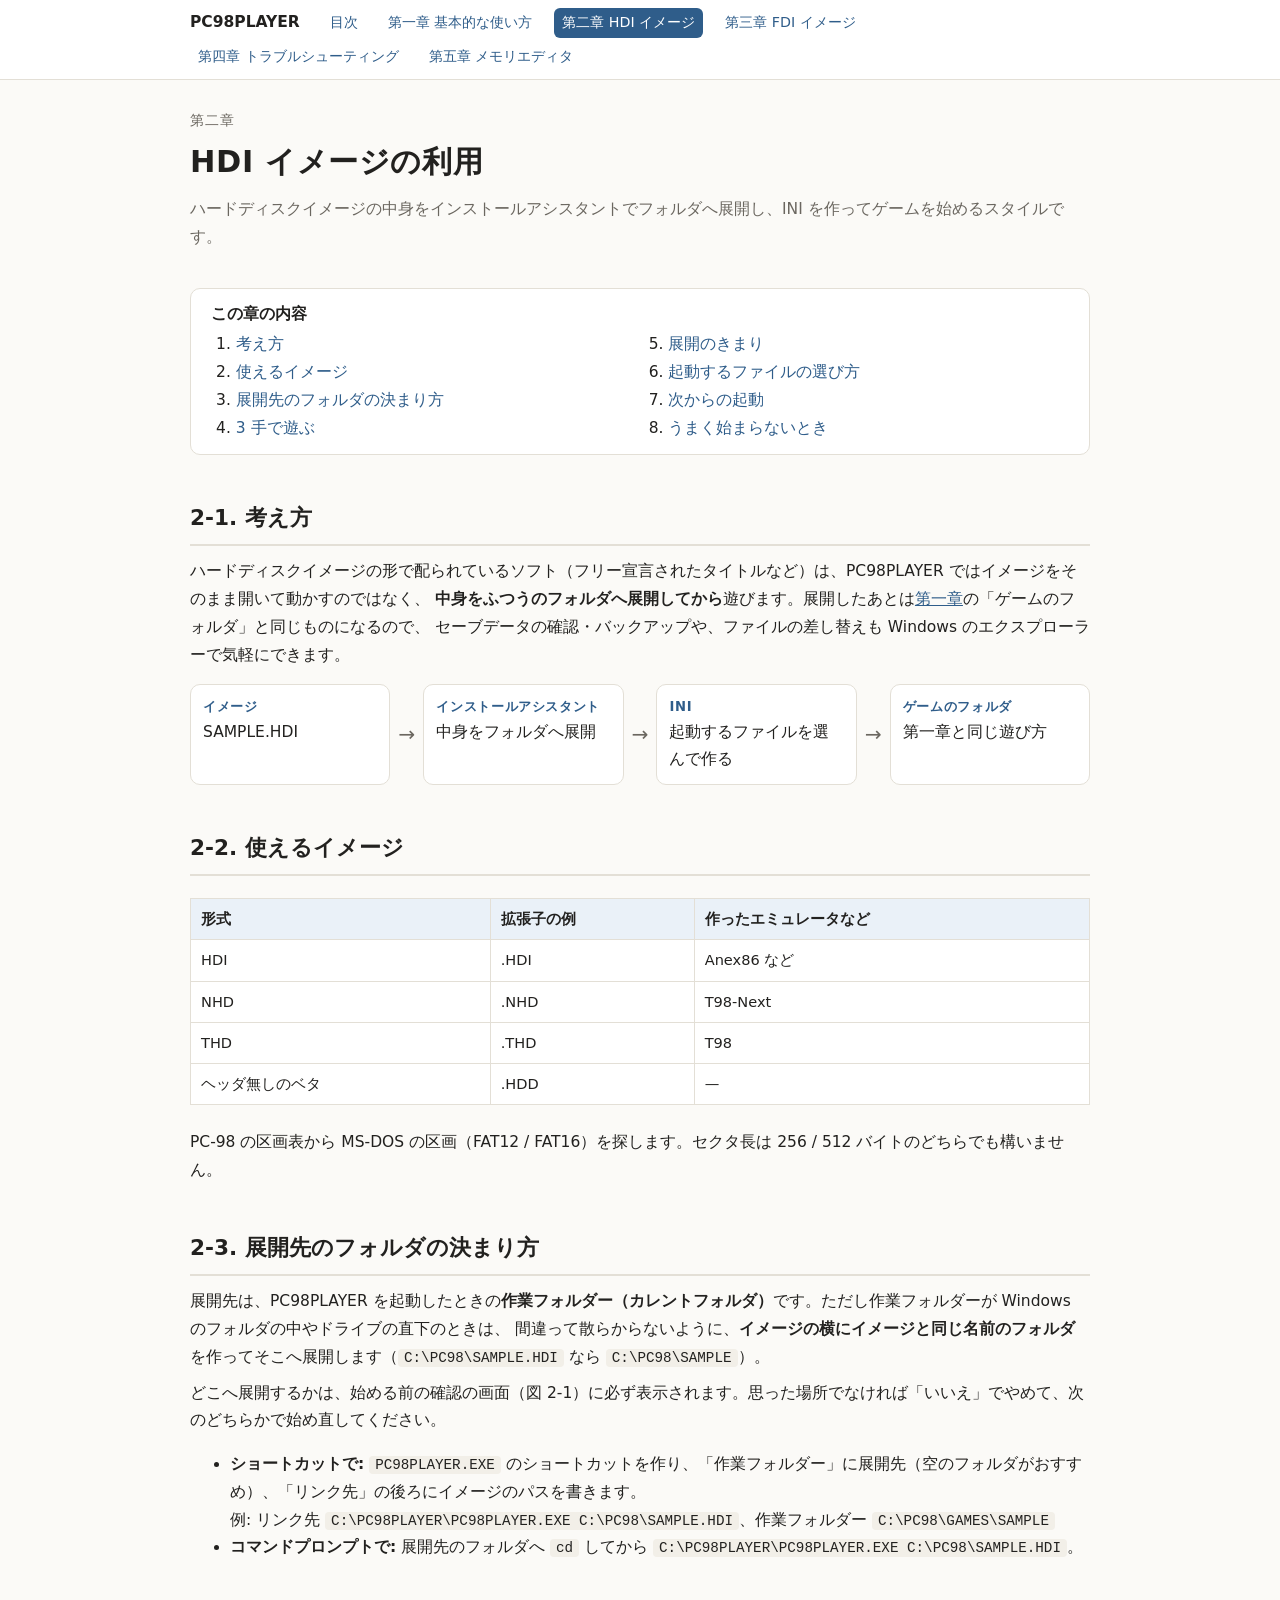
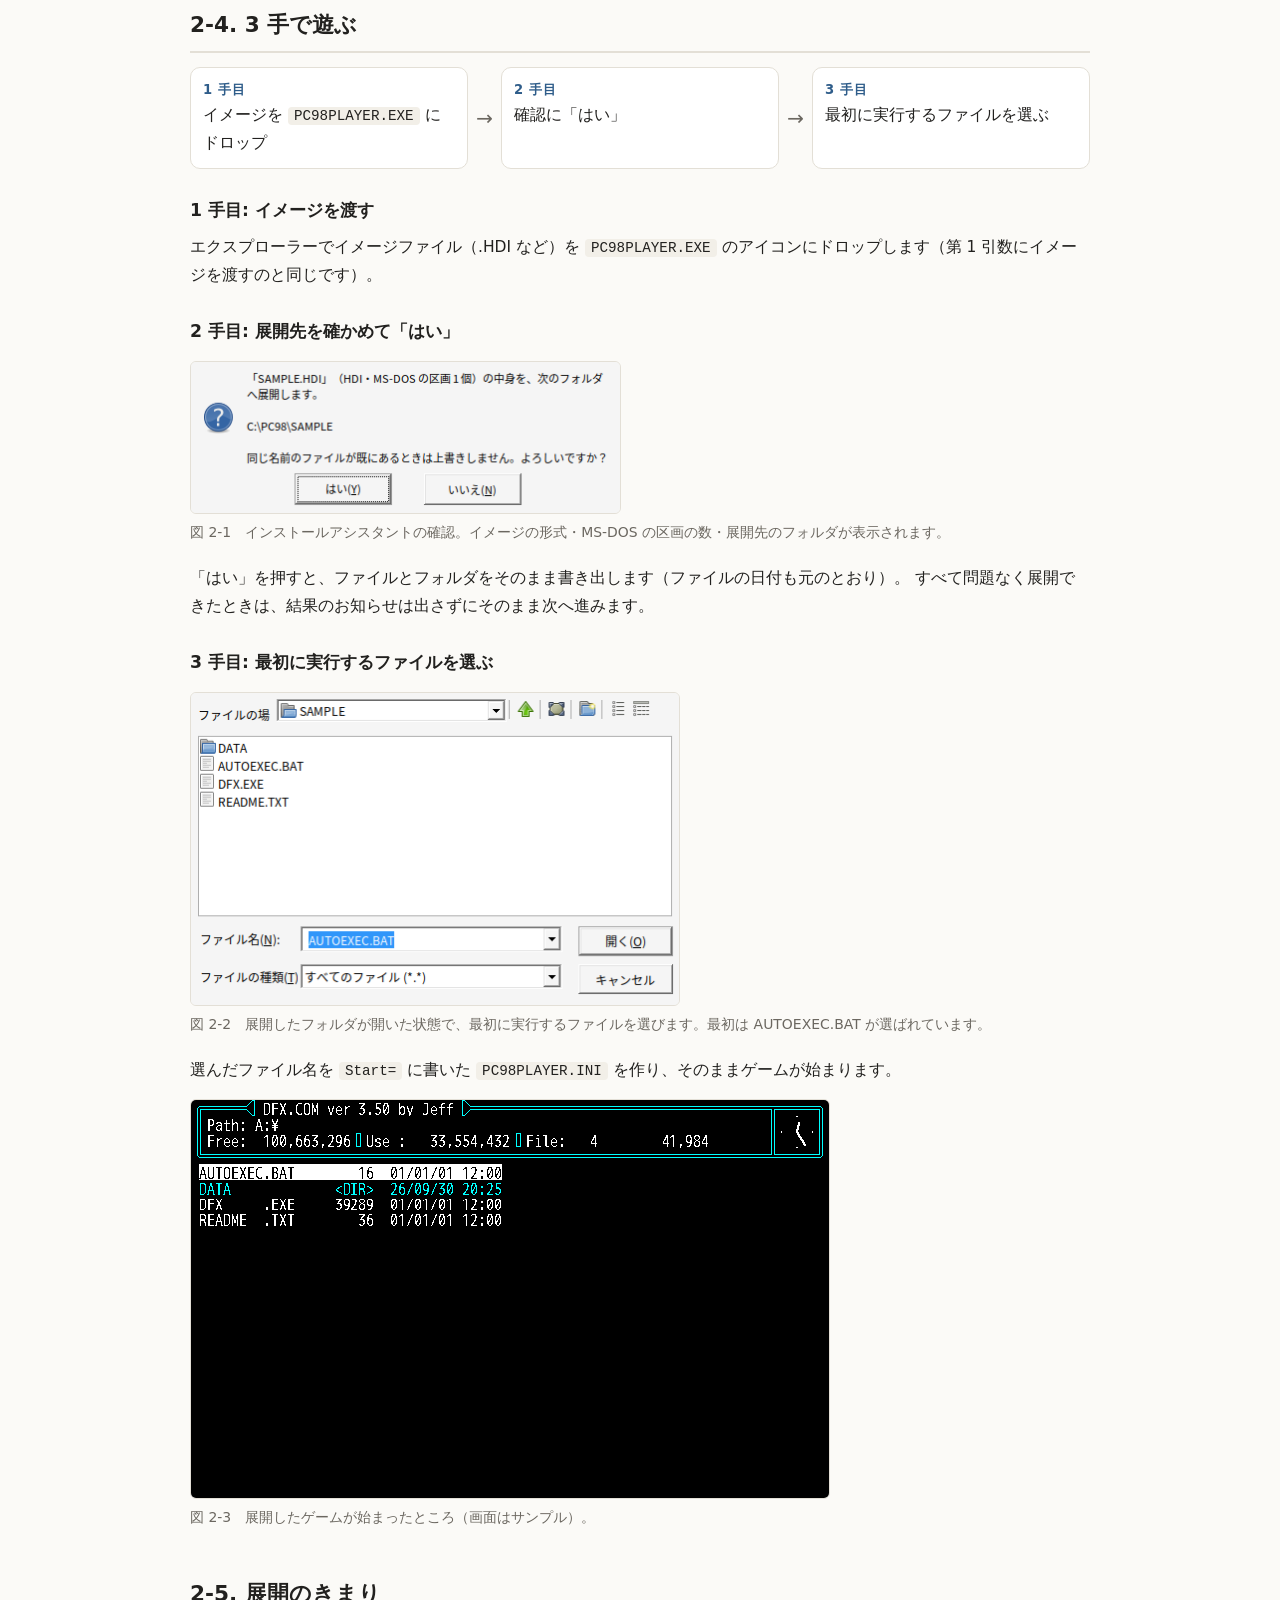
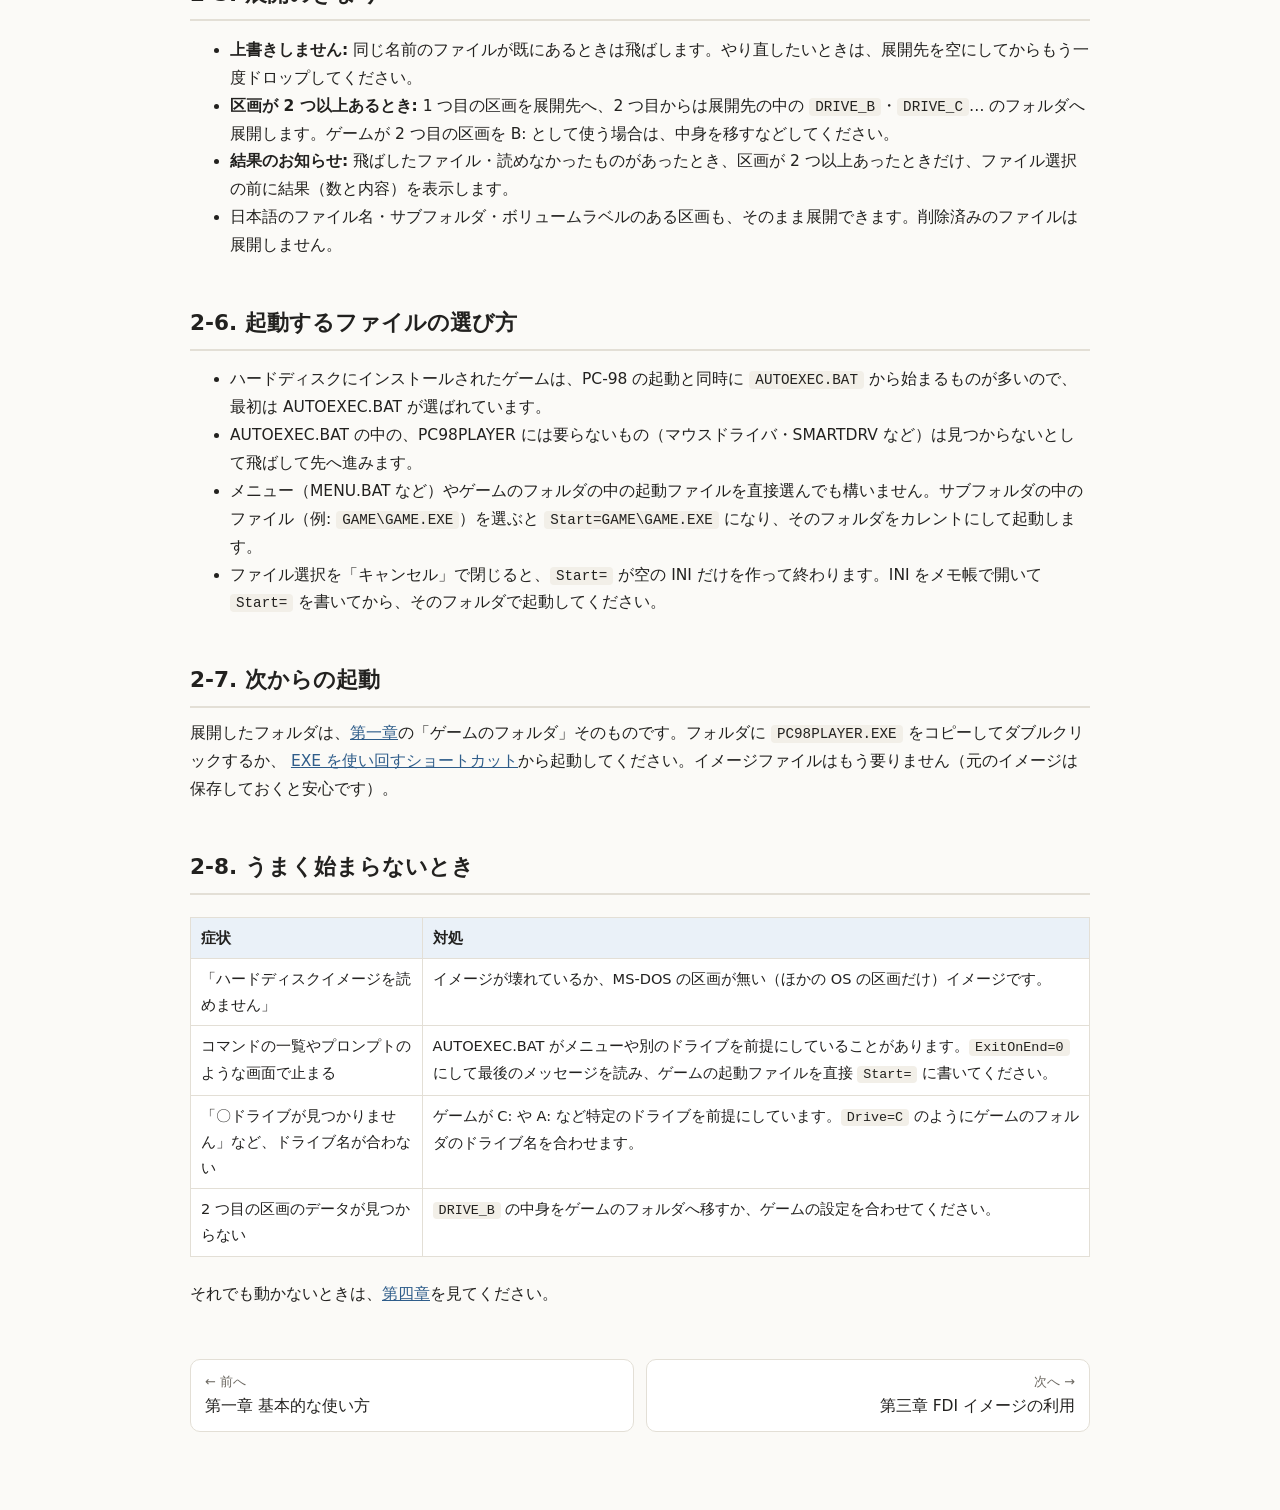
<file: manual/ch2.html>
<!DOCTYPE html>
<html lang="ja">
<head>
<meta charset="utf-8">
<meta name="viewport" content="width=device-width, initial-scale=1">
<title>第二章 HDI イメージの利用 - PC98PLAYER 取扱説明書</title>
<link rel="stylesheet" href="style.css">
</head>
<body>
<div class="topbar"><div class="in">
  <a class="brand" href="index.html">PC98PLAYER</a>
  <a class="ch" href="index.html">目次</a>
  <a class="ch" href="ch1.html">第一章 基本的な使い方</a>
  <a class="ch cur" href="ch2.html">第二章 HDI イメージ</a>
  <a class="ch" href="ch3.html">第三章 FDI イメージ</a>
  <a class="ch" href="ch4.html">第四章 トラブルシューティング</a>
  <a class="ch" href="ch5.html">第五章 メモリエディタ</a>
</div></div>

<div class="wrap">
<header class="page">
  <div class="kicker">第二章</div>
  <h1>HDI イメージの利用</h1>
  <p class="lead">ハードディスクイメージの中身をインストールアシスタントでフォルダへ展開し、INI を作ってゲームを始めるスタイルです。</p>
</header>

<nav class="toc">
  <strong>この章の内容</strong>
  <ol>
    <li><a href="#idea">考え方</a></li>
    <li><a href="#formats">使えるイメージ</a></li>
    <li><a href="#where">展開先のフォルダの決まり方</a></li>
    <li><a href="#steps">3 手で遊ぶ</a></li>
    <li><a href="#rules">展開のきまり</a></li>
    <li><a href="#choose">起動するファイルの選び方</a></li>
    <li><a href="#after">次からの起動</a></li>
    <li><a href="#trouble">うまく始まらないとき</a></li>
  </ol>
</nav>

<h2 id="idea">2-1. 考え方</h2>
<p>ハードディスクイメージの形で配られているソフト（フリー宣言されたタイトルなど）は、PC98PLAYER ではイメージをそのまま開いて動かすのではなく、
<strong>中身をふつうのフォルダへ展開してから</strong>遊びます。展開したあとは<a href="ch1.html">第一章</a>の「ゲームのフォルダ」と同じものになるので、
セーブデータの確認・バックアップや、ファイルの差し替えも Windows のエクスプローラーで気軽にできます。</p>
<div class="flow">
  <div class="step"><b>イメージ</b>SAMPLE.HDI</div>
  <div class="arrow">→</div>
  <div class="step"><b>インストールアシスタント</b>中身をフォルダへ展開</div>
  <div class="arrow">→</div>
  <div class="step"><b>INI</b>起動するファイルを選んで作る</div>
  <div class="arrow">→</div>
  <div class="step"><b>ゲームのフォルダ</b>第一章と同じ遊び方</div>
</div>

<h2 id="formats">2-2. 使えるイメージ</h2>
<div class="tablewrap">
<table>
  <tr><th>形式</th><th>拡張子の例</th><th>作ったエミュレータなど</th></tr>
  <tr><td>HDI</td><td>.HDI</td><td>Anex86 など</td></tr>
  <tr><td>NHD</td><td>.NHD</td><td>T98-Next</td></tr>
  <tr><td>THD</td><td>.THD</td><td>T98</td></tr>
  <tr><td>ヘッダ無しのベタ</td><td>.HDD</td><td>—</td></tr>
</table>
</div>
<p>PC-98 の区画表から MS-DOS の区画（FAT12 / FAT16）を探します。セクタ長は 256 / 512 バイトのどちらでも構いません。</p>

<h2 id="where">2-3. 展開先のフォルダの決まり方</h2>
<p>展開先は、PC98PLAYER を起動したときの<strong>作業フォルダー（カレントフォルダ）</strong>です。ただし作業フォルダーが Windows のフォルダの中やドライブの直下のときは、
間違って散らからないように、<strong>イメージの横にイメージと同じ名前のフォルダ</strong>を作ってそこへ展開します（<code>C:\PC98\SAMPLE.HDI</code> なら <code>C:\PC98\SAMPLE</code>）。</p>
<p>どこへ展開するかは、始める前の確認の画面（図 2-1）に必ず表示されます。思った場所でなければ「いいえ」でやめて、次のどちらかで始め直してください。</p>
<ul>
  <li><strong>ショートカットで:</strong> <code>PC98PLAYER.EXE</code> のショートカットを作り、「作業フォルダー」に展開先（空のフォルダがおすすめ）、「リンク先」の後ろにイメージのパスを書きます。<br>
    例: リンク先 <code>C:\PC98PLAYER\PC98PLAYER.EXE C:\PC98\SAMPLE.HDI</code>、作業フォルダー <code>C:\PC98\GAMES\SAMPLE</code></li>
  <li><strong>コマンドプロンプトで:</strong> 展開先のフォルダへ <code>cd</code> してから <code>C:\PC98PLAYER\PC98PLAYER.EXE C:\PC98\SAMPLE.HDI</code>。</li>
</ul>

<h2 id="steps">2-4. 3 手で遊ぶ</h2>
<div class="flow">
  <div class="step"><b>1 手目</b>イメージを <code>PC98PLAYER.EXE</code> にドロップ</div>
  <div class="arrow">→</div>
  <div class="step"><b>2 手目</b>確認に「はい」</div>
  <div class="arrow">→</div>
  <div class="step"><b>3 手目</b>最初に実行するファイルを選ぶ</div>
</div>

<h3>1 手目: イメージを渡す</h3>
<p>エクスプローラーでイメージファイル（.HDI など）を <code>PC98PLAYER.EXE</code> のアイコンにドロップします（第 1 引数にイメージを渡すのと同じです）。</p>

<h3>2 手目: 展開先を確かめて「はい」</h3>
<figure>
  <img src="images/ch2_confirm.png" alt="展開の確認の画面" width="431" height="152">
  <figcaption>図 2-1　インストールアシスタントの確認。イメージの形式・MS-DOS の区画の数・展開先のフォルダが表示されます。</figcaption>
</figure>
<p>「はい」を押すと、ファイルとフォルダをそのまま書き出します（ファイルの日付も元のとおり）。
すべて問題なく展開できたときは、結果のお知らせは出さずにそのまま次へ進みます。</p>

<h3>3 手目: 最初に実行するファイルを選ぶ</h3>
<figure>
  <img src="images/ch2_select_start.png" alt="最初に実行するファイルの選択" width="490" height="313">
  <figcaption>図 2-2　展開したフォルダが開いた状態で、最初に実行するファイルを選びます。最初は AUTOEXEC.BAT が選ばれています。</figcaption>
</figure>
<p>選んだファイル名を <code>Start=</code> に書いた <code>PC98PLAYER.INI</code> を作り、そのままゲームが始まります。</p>
<figure>
  <img class="pixel" src="images/ch2_running.png" alt="展開したゲームが動いている画面" width="640" height="400">
  <figcaption>図 2-3　展開したゲームが始まったところ（画面はサンプル）。</figcaption>
</figure>

<h2 id="rules">2-5. 展開のきまり</h2>
<ul>
  <li><strong>上書きしません:</strong> 同じ名前のファイルが既にあるときは飛ばします。やり直したいときは、展開先を空にしてからもう一度ドロップしてください。</li>
  <li><strong>区画が 2 つ以上あるとき:</strong> 1 つ目の区画を展開先へ、2 つ目からは展開先の中の <code>DRIVE_B</code>・<code>DRIVE_C</code>… のフォルダへ展開します。ゲームが 2 つ目の区画を B: として使う場合は、中身を移すなどしてください。</li>
  <li><strong>結果のお知らせ:</strong> 飛ばしたファイル・読めなかったものがあったとき、区画が 2 つ以上あったときだけ、ファイル選択の前に結果（数と内容）を表示します。</li>
  <li>日本語のファイル名・サブフォルダ・ボリュームラベルのある区画も、そのまま展開できます。削除済みのファイルは展開しません。</li>
</ul>

<h2 id="choose">2-6. 起動するファイルの選び方</h2>
<ul>
  <li>ハードディスクにインストールされたゲームは、PC-98 の起動と同時に <code>AUTOEXEC.BAT</code> から始まるものが多いので、最初は AUTOEXEC.BAT が選ばれています。</li>
  <li>AUTOEXEC.BAT の中の、PC98PLAYER には要らないもの（マウスドライバ・SMARTDRV など）は見つからないとして飛ばして先へ進みます。</li>
  <li>メニュー（MENU.BAT など）やゲームのフォルダの中の起動ファイルを直接選んでも構いません。サブフォルダの中のファイル（例: <code>GAME\GAME.EXE</code>）を選ぶと <code>Start=GAME\GAME.EXE</code> になり、そのフォルダをカレントにして起動します。</li>
  <li>ファイル選択を「キャンセル」で閉じると、<code>Start=</code> が空の INI だけを作って終わります。INI をメモ帳で開いて <code>Start=</code> を書いてから、そのフォルダで起動してください。</li>
</ul>

<h2 id="after">2-7. 次からの起動</h2>
<p>展開したフォルダは、<a href="ch1.html">第一章</a>の「ゲームのフォルダ」そのものです。フォルダに <code>PC98PLAYER.EXE</code> をコピーしてダブルクリックするか、
<a href="ch1.html#shared">EXE を使い回すショートカット</a>から起動してください。イメージファイルはもう要りません（元のイメージは保存しておくと安心です）。</p>

<h2 id="trouble">2-8. うまく始まらないとき</h2>
<div class="tablewrap">
<table>
  <tr><th>症状</th><th>対処</th></tr>
  <tr><td>「ハードディスクイメージを読めません」</td><td>イメージが壊れているか、MS-DOS の区画が無い（ほかの OS の区画だけ）イメージです。</td></tr>
  <tr><td>コマンドの一覧やプロンプトのような画面で止まる</td><td>AUTOEXEC.BAT がメニューや別のドライブを前提にしていることがあります。<code>ExitOnEnd=0</code> にして最後のメッセージを読み、ゲームの起動ファイルを直接 <code>Start=</code> に書いてください。</td></tr>
  <tr><td>「〇ドライブが見つかりません」など、ドライブ名が合わない</td><td>ゲームが C: や A: など特定のドライブを前提にしています。<code>Drive=C</code> のようにゲームのフォルダのドライブ名を合わせます。</td></tr>
  <tr><td>2 つ目の区画のデータが見つからない</td><td><code>DRIVE_B</code> の中身をゲームのフォルダへ移すか、ゲームの設定を合わせてください。</td></tr>
</table>
</div>
<p>それでも動かないときは、<a href="ch4.html">第四章</a>を見てください。</p>

<div class="pager">
  <a class="prev" href="ch1.html"><small>← 前へ</small>第一章 基本的な使い方</a>
  <a class="next" href="ch3.html"><small>次へ →</small>第三章 FDI イメージの利用</a>
</div>
</div>
</body>
</html>
</file>
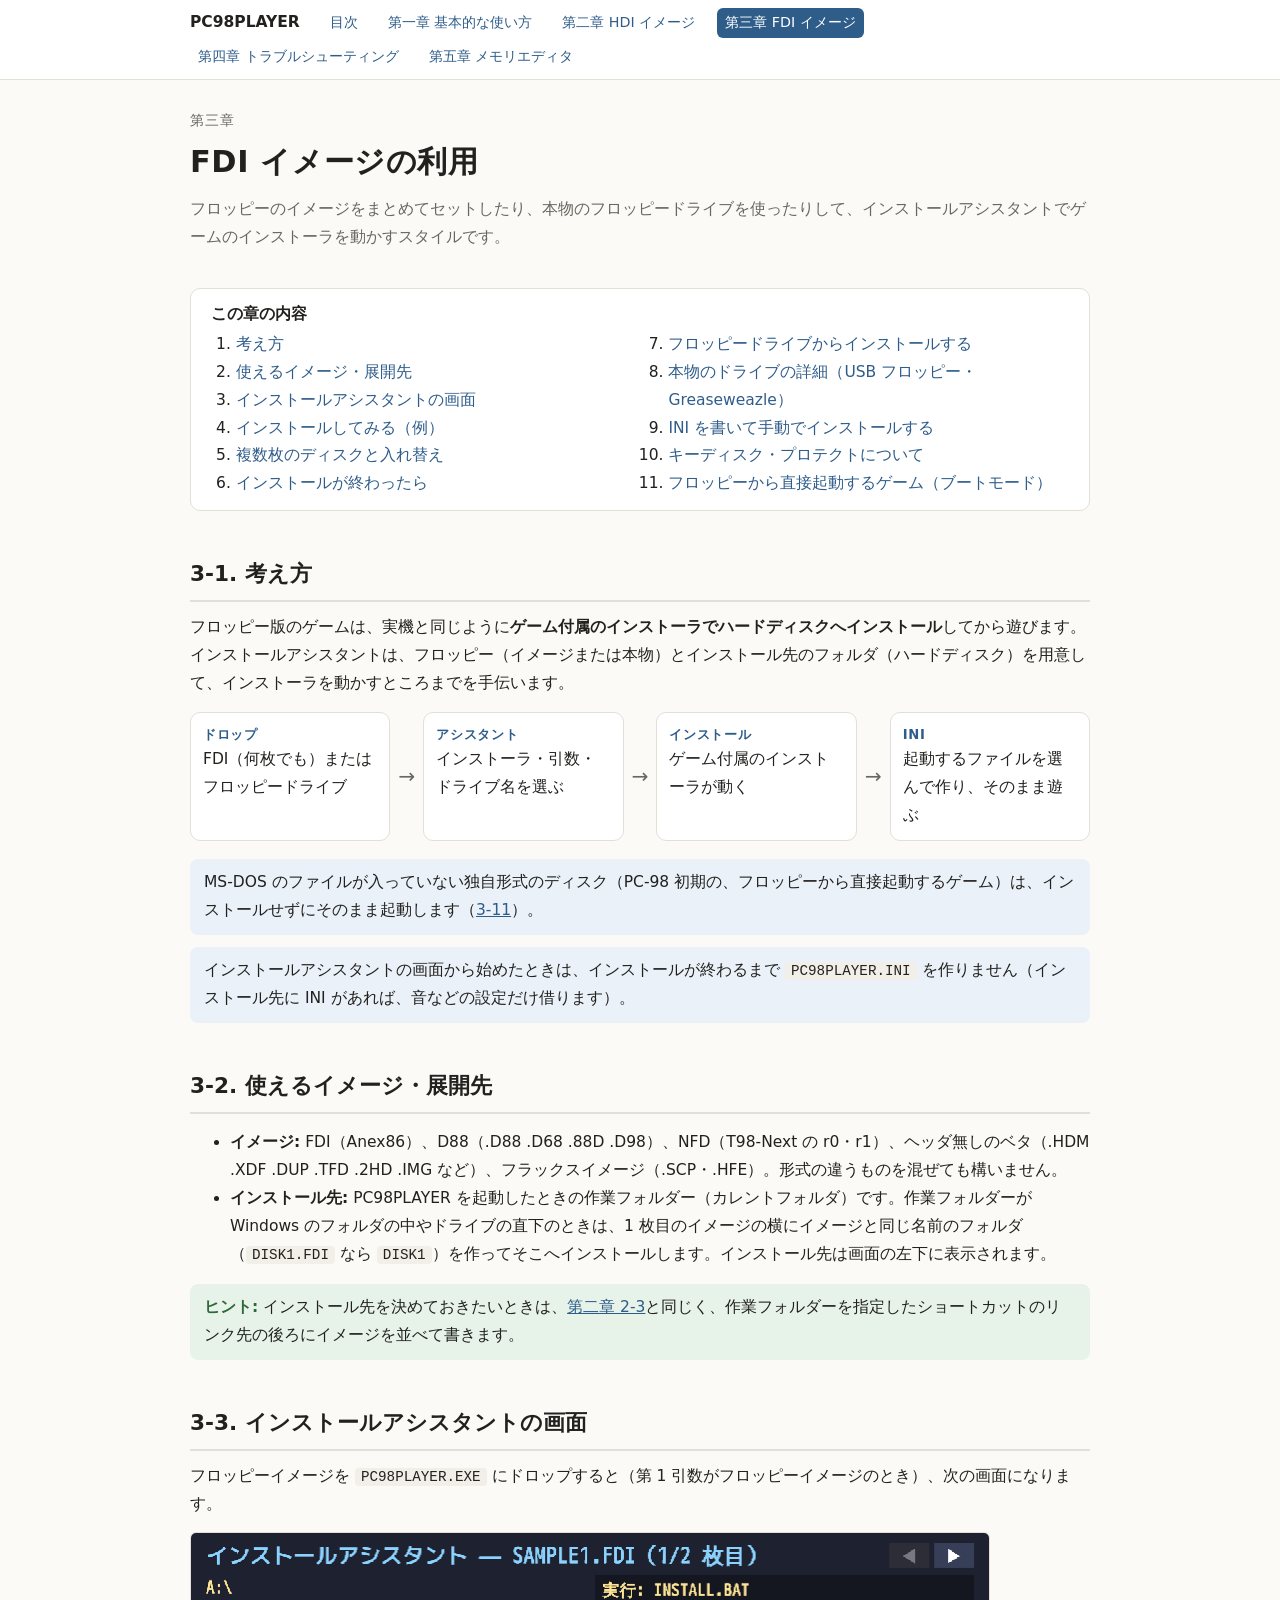
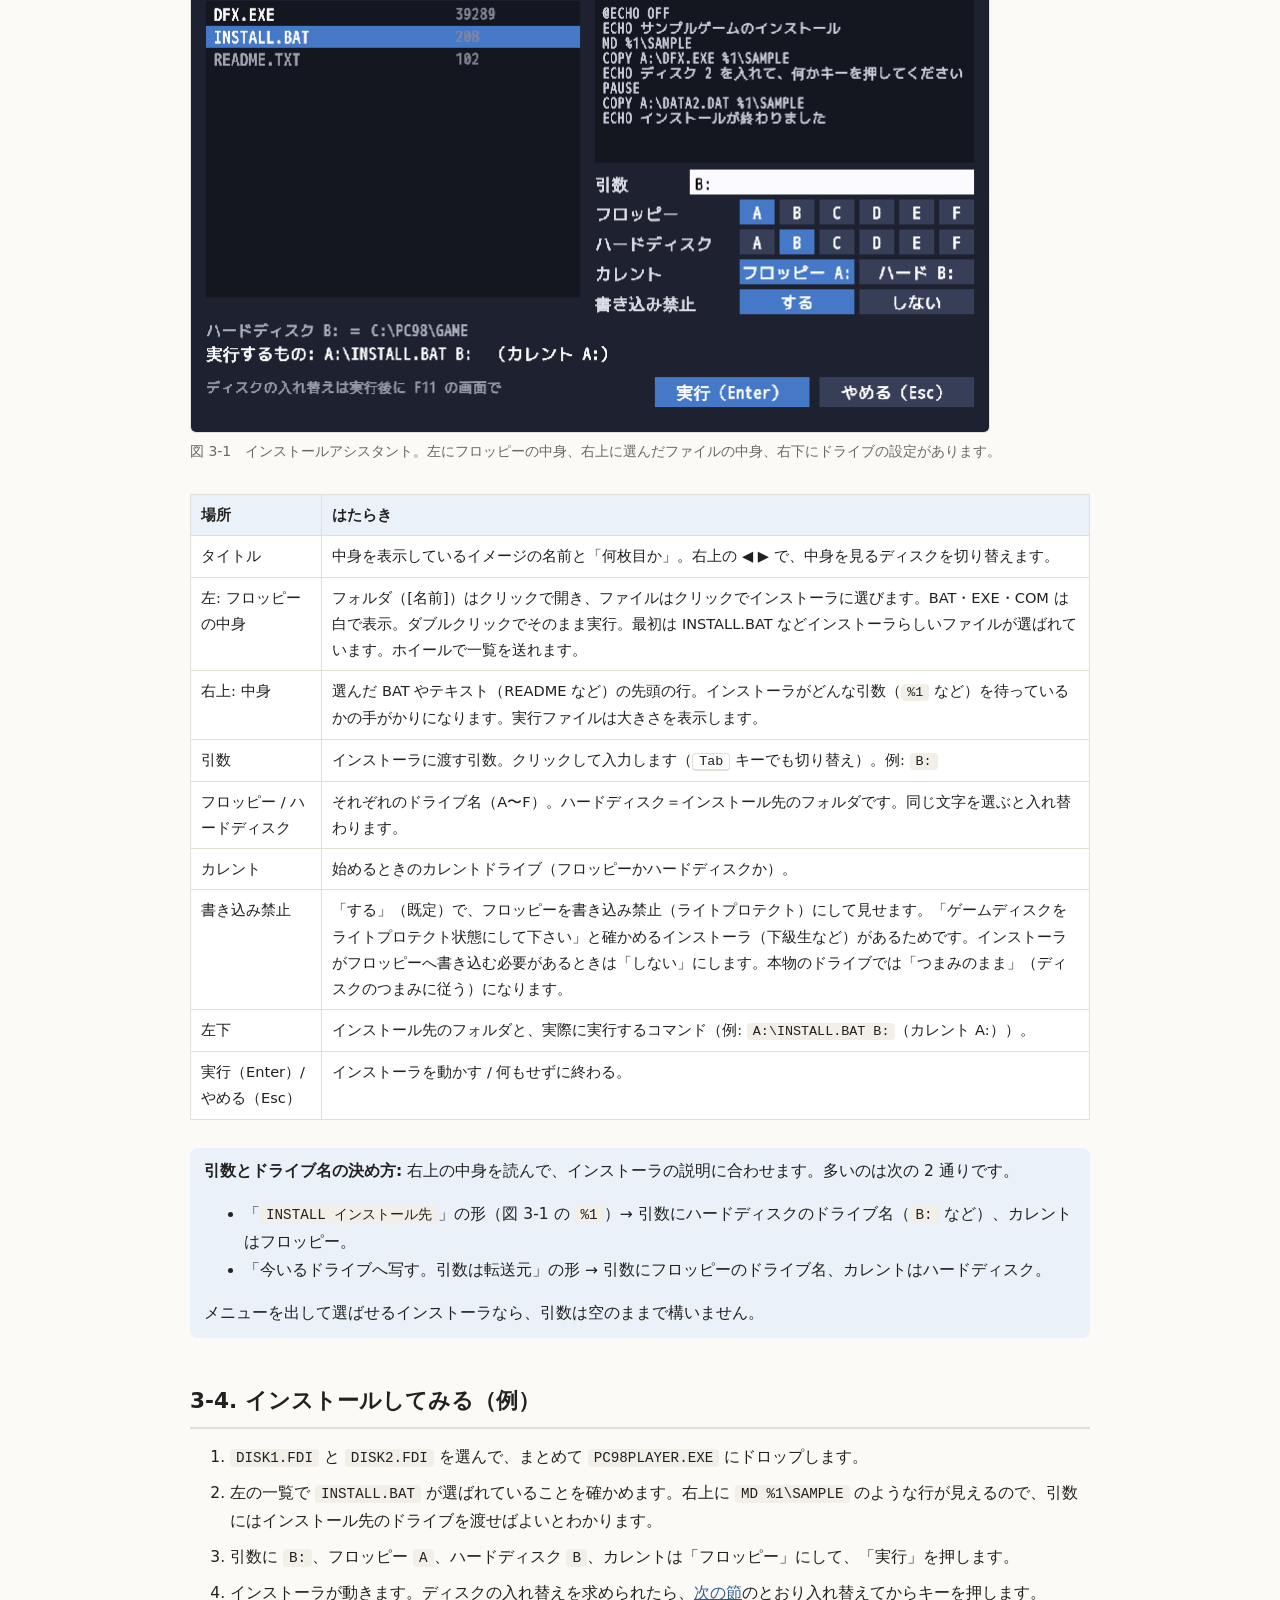
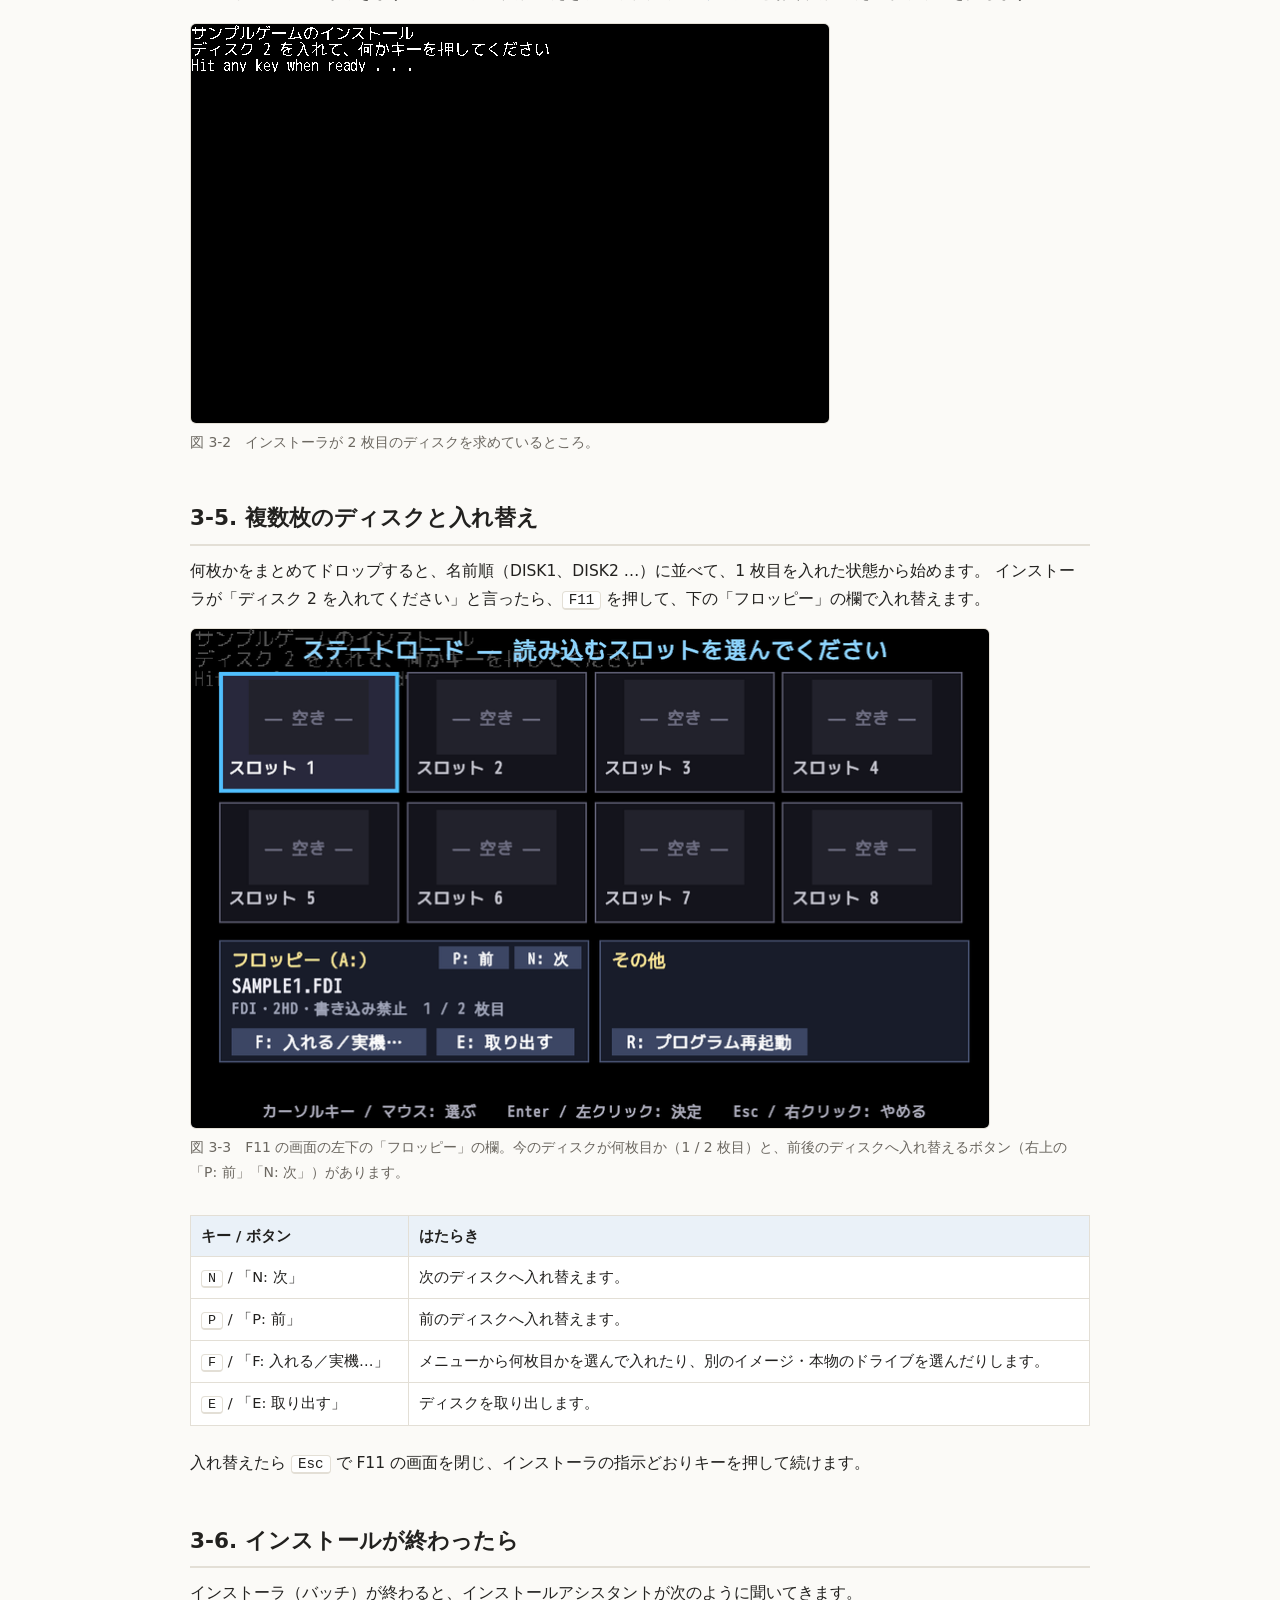
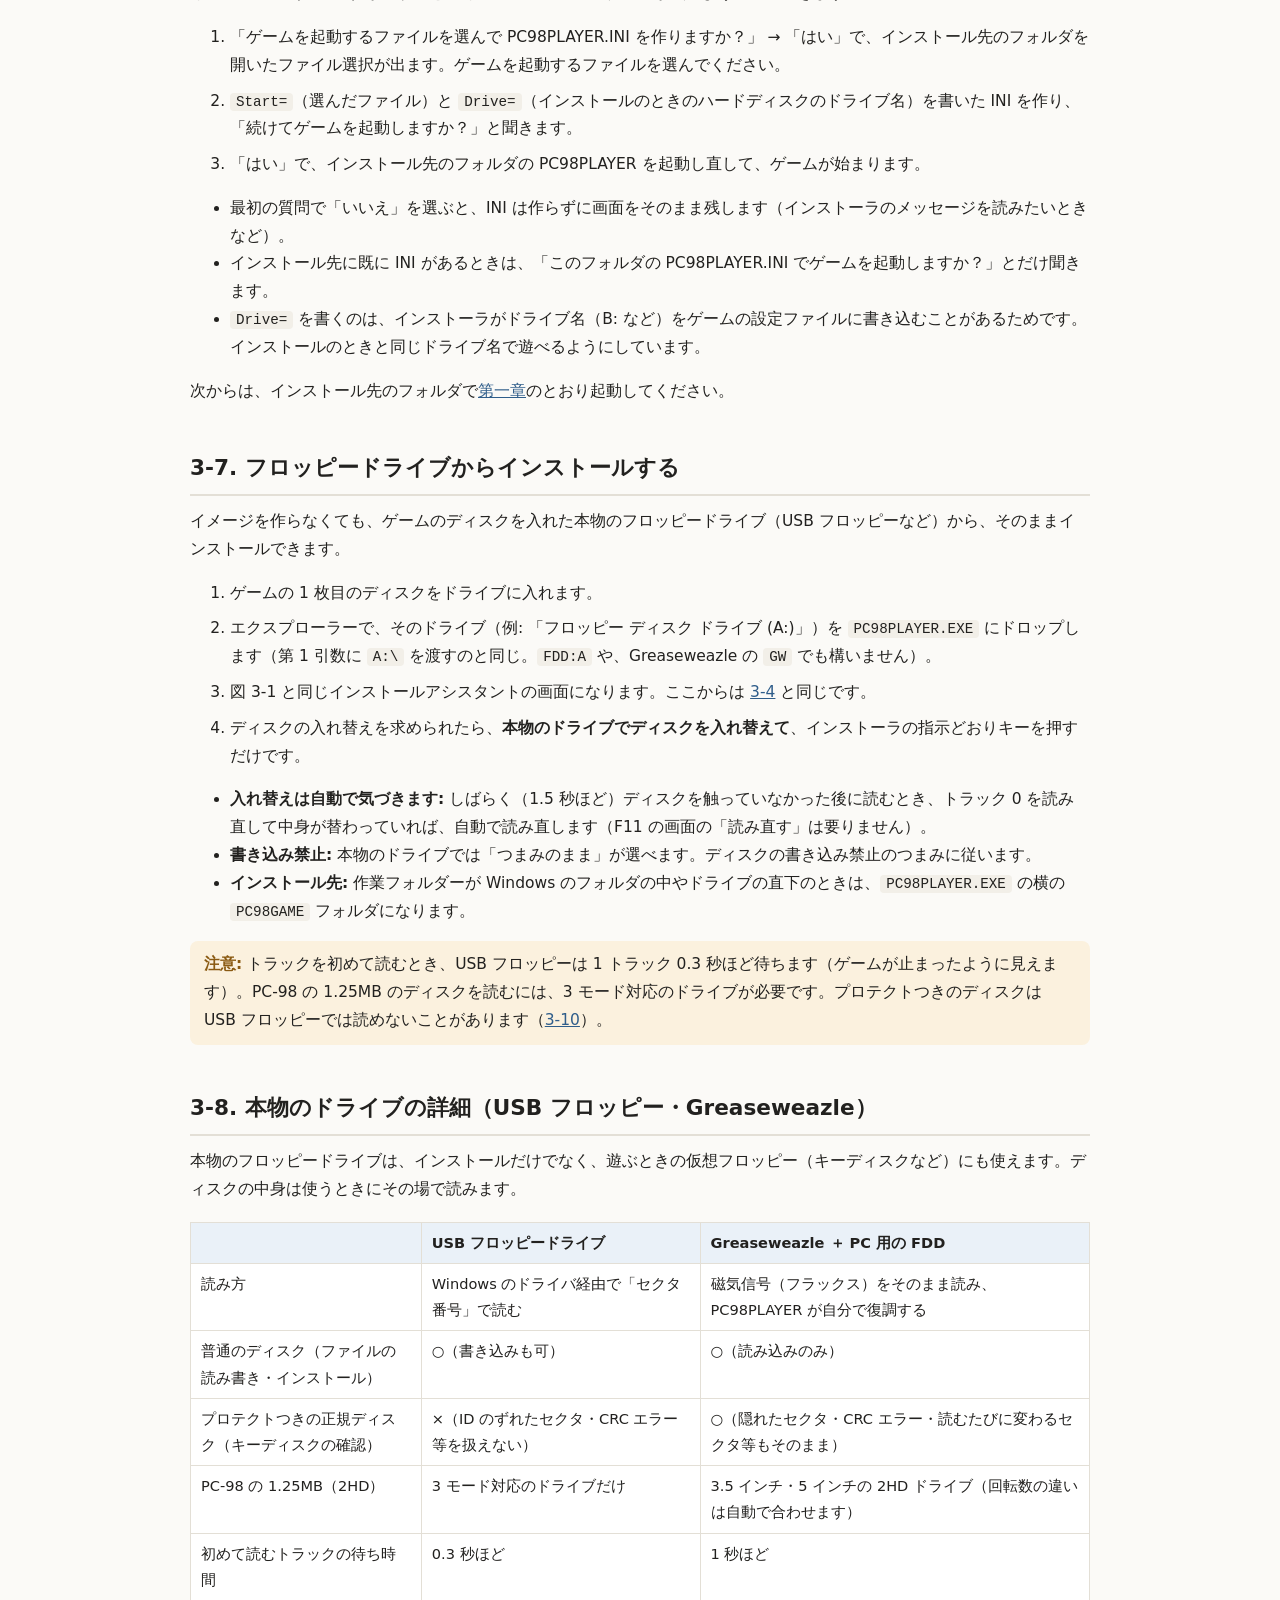
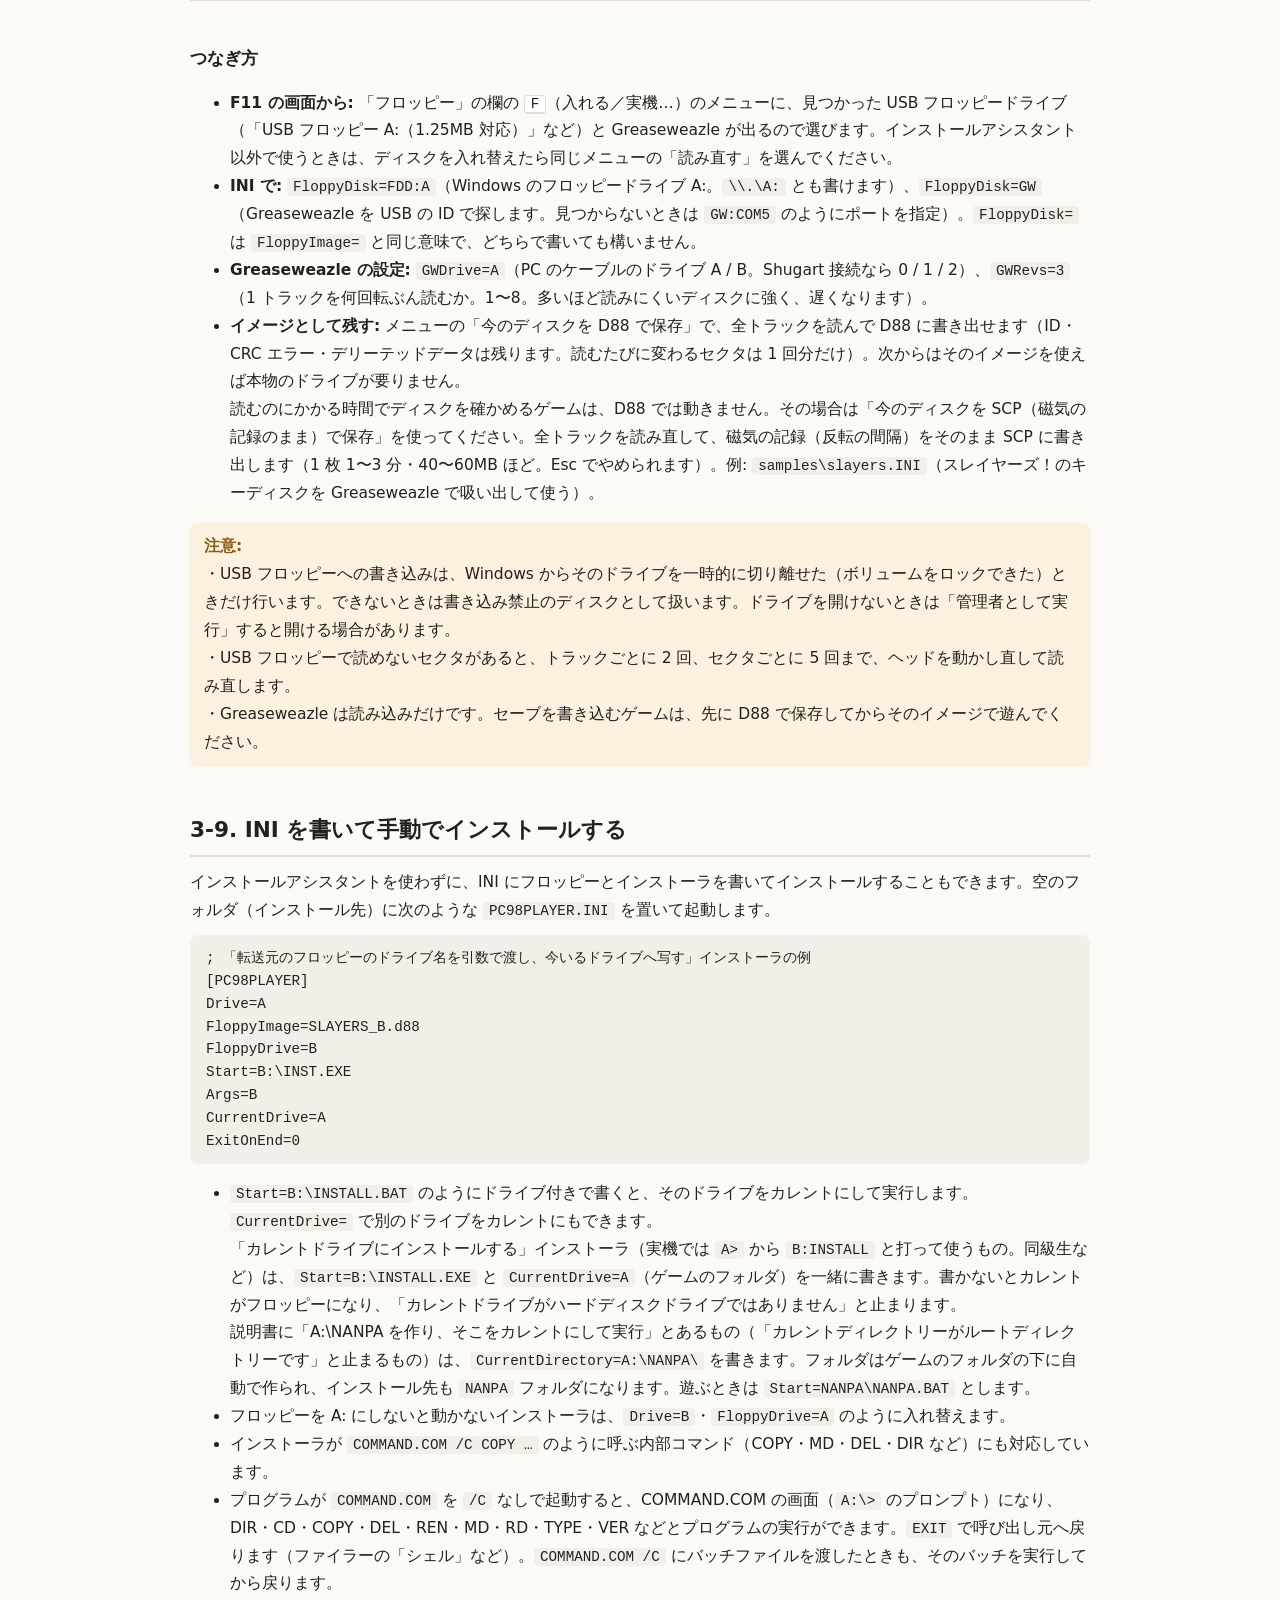
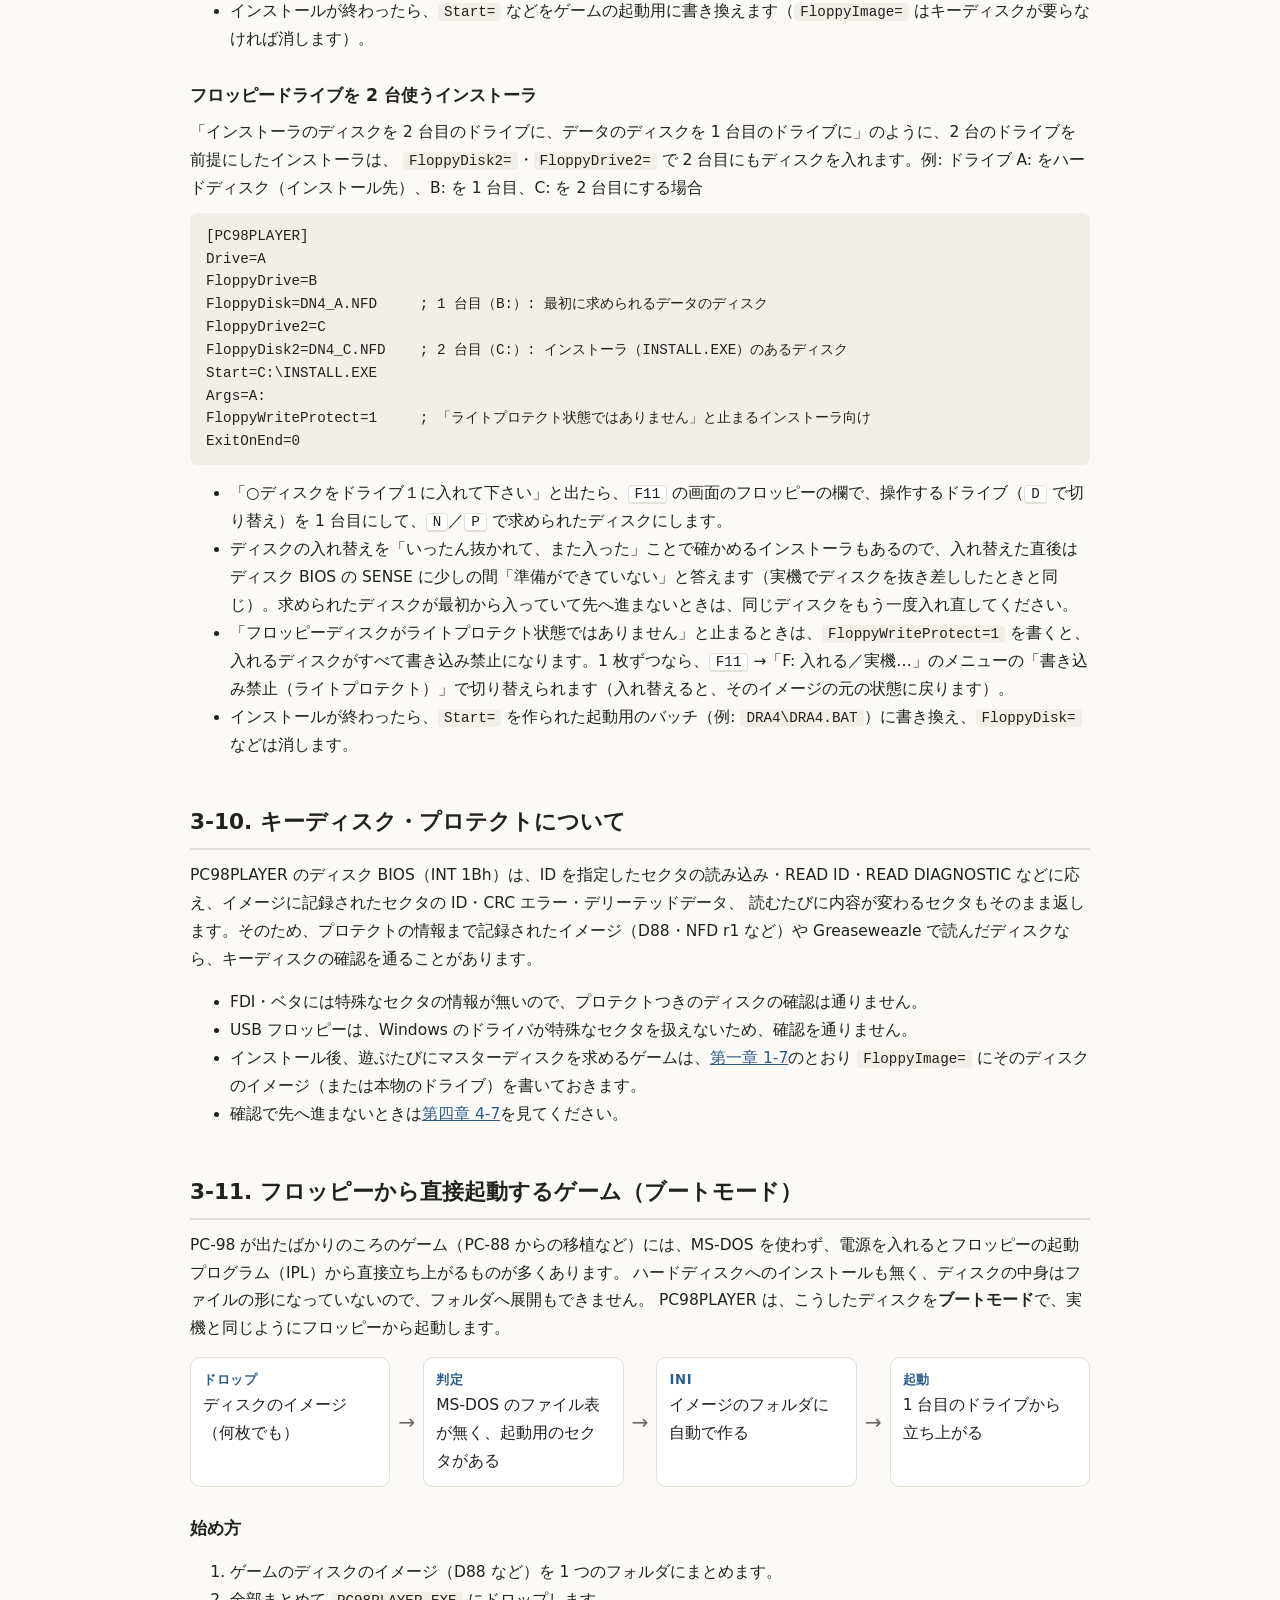
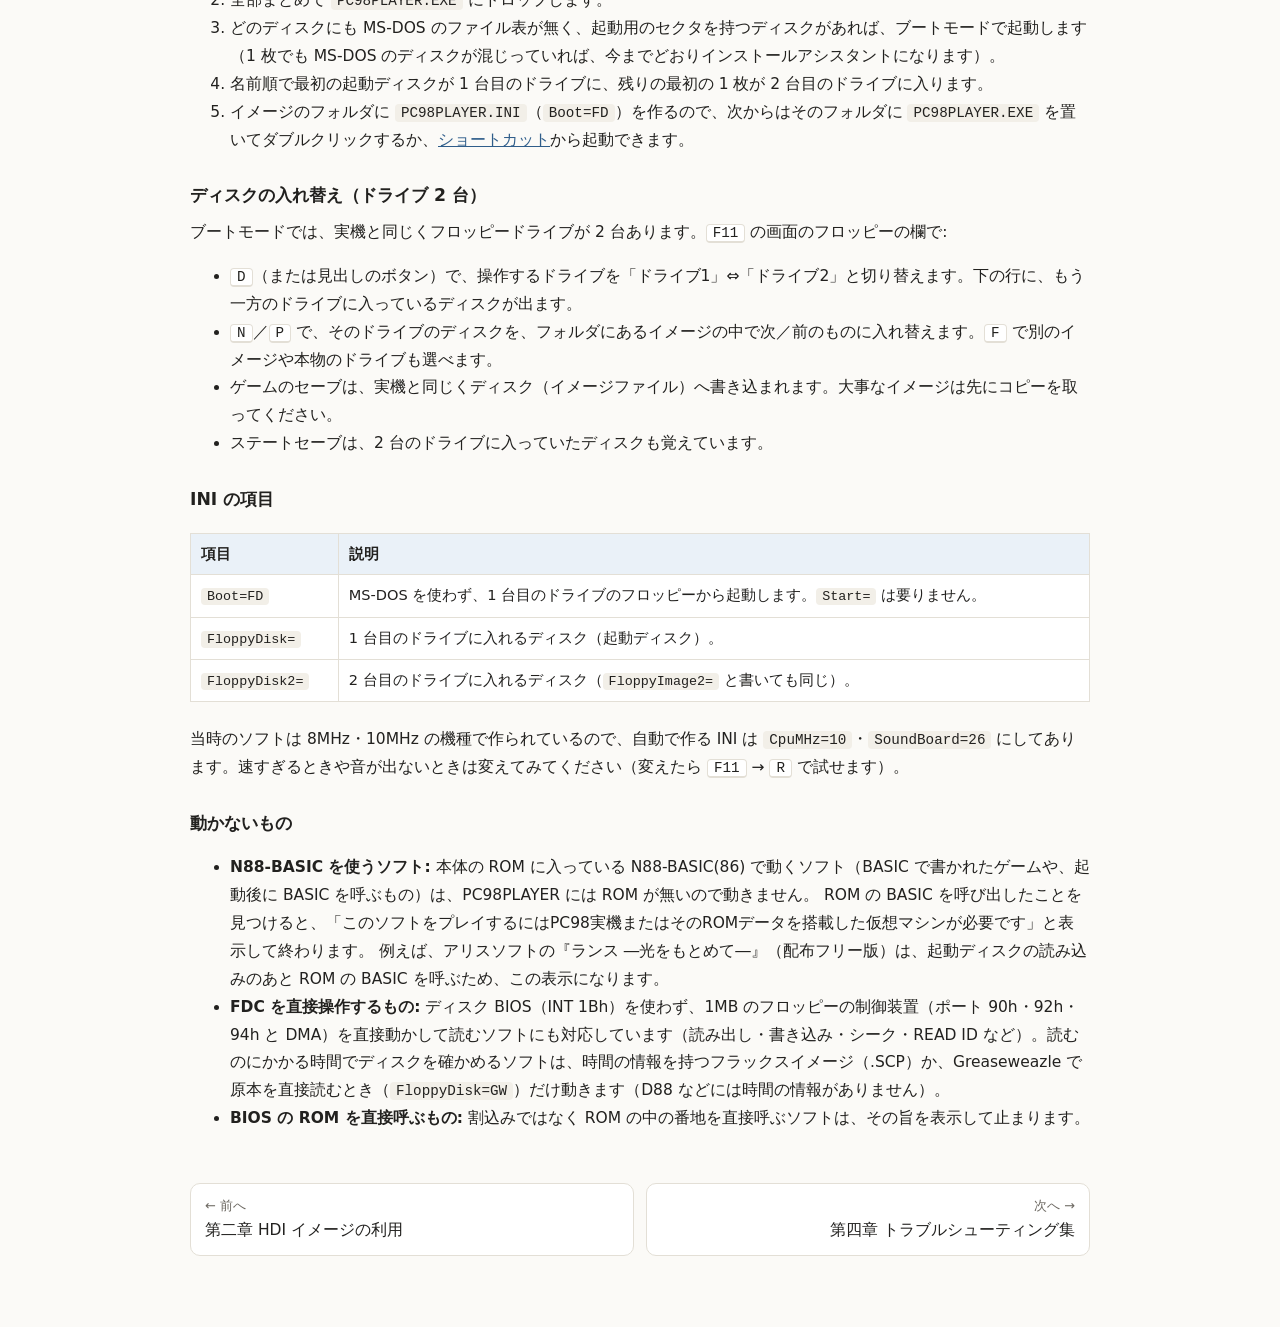
<file: manual/ch3.html>
<!DOCTYPE html>
<html lang="ja">
<head>
<meta charset="utf-8">
<meta name="viewport" content="width=device-width, initial-scale=1">
<title>第三章 FDI イメージの利用 - PC98PLAYER 取扱説明書</title>
<link rel="stylesheet" href="style.css">
</head>
<body>
<div class="topbar"><div class="in">
  <a class="brand" href="index.html">PC98PLAYER</a>
  <a class="ch" href="index.html">目次</a>
  <a class="ch" href="ch1.html">第一章 基本的な使い方</a>
  <a class="ch" href="ch2.html">第二章 HDI イメージ</a>
  <a class="ch cur" href="ch3.html">第三章 FDI イメージ</a>
  <a class="ch" href="ch4.html">第四章 トラブルシューティング</a>
  <a class="ch" href="ch5.html">第五章 メモリエディタ</a>
</div></div>

<div class="wrap">
<header class="page">
  <div class="kicker">第三章</div>
  <h1>FDI イメージの利用</h1>
  <p class="lead">フロッピーのイメージをまとめてセットしたり、本物のフロッピードライブを使ったりして、インストールアシスタントでゲームのインストーラを動かすスタイルです。</p>
</header>

<nav class="toc">
  <strong>この章の内容</strong>
  <ol>
    <li><a href="#idea">考え方</a></li>
    <li><a href="#formats">使えるイメージ・展開先</a></li>
    <li><a href="#assistant">インストールアシスタントの画面</a></li>
    <li><a href="#example">インストールしてみる（例）</a></li>
    <li><a href="#swap">複数枚のディスクと入れ替え</a></li>
    <li><a href="#finish">インストールが終わったら</a></li>
    <li><a href="#realdrive">フロッピードライブからインストールする</a></li>
    <li><a href="#drives">本物のドライブの詳細（USB フロッピー・Greaseweazle）</a></li>
    <li><a href="#manual">INI を書いて手動でインストールする</a></li>
    <li><a href="#keydisk">キーディスク・プロテクトについて</a></li>
    <li><a href="#boot">フロッピーから直接起動するゲーム（ブートモード）</a></li>
  </ol>
</nav>

<h2 id="idea">3-1. 考え方</h2>
<p>フロッピー版のゲームは、実機と同じように<strong>ゲーム付属のインストーラでハードディスクへインストール</strong>してから遊びます。
インストールアシスタントは、フロッピー（イメージまたは本物）とインストール先のフォルダ（ハードディスク）を用意して、インストーラを動かすところまでを手伝います。</p>
<div class="flow">
  <div class="step"><b>ドロップ</b>FDI（何枚でも）またはフロッピードライブ</div>
  <div class="arrow">→</div>
  <div class="step"><b>アシスタント</b>インストーラ・引数・ドライブ名を選ぶ</div>
  <div class="arrow">→</div>
  <div class="step"><b>インストール</b>ゲーム付属のインストーラが動く</div>
  <div class="arrow">→</div>
  <div class="step"><b>INI</b>起動するファイルを選んで作り、そのまま遊ぶ</div>
</div>
<div class="note">MS-DOS のファイルが入っていない独自形式のディスク（PC-98 初期の、フロッピーから直接起動するゲーム）は、インストールせずにそのまま起動します（<a href="#boot">3-11</a>）。</div>
<div class="note">インストールアシスタントの画面から始めたときは、インストールが終わるまで <code>PC98PLAYER.INI</code> を作りません（インストール先に INI があれば、音などの設定だけ借ります）。</div>

<h2 id="formats">3-2. 使えるイメージ・展開先</h2>
<ul>
  <li><strong>イメージ:</strong> FDI（Anex86）、D88（.D88 .D68 .88D .D98）、NFD（T98-Next の r0・r1）、ヘッダ無しのベタ（.HDM .XDF .DUP .TFD .2HD .IMG など）、フラックスイメージ（.SCP・.HFE）。形式の違うものを混ぜても構いません。</li>
  <li><strong>インストール先:</strong> PC98PLAYER を起動したときの作業フォルダー（カレントフォルダ）です。作業フォルダーが Windows のフォルダの中やドライブの直下のときは、1 枚目のイメージの横にイメージと同じ名前のフォルダ（<code>DISK1.FDI</code> なら <code>DISK1</code>）を作ってそこへインストールします。インストール先は画面の左下に表示されます。</li>
</ul>
<div class="tip"><strong>ヒント:</strong> インストール先を決めておきたいときは、<a href="ch2.html#where">第二章 2-3</a>と同じく、作業フォルダーを指定したショートカットのリンク先の後ろにイメージを並べて書きます。</div>

<h2 id="assistant">3-3. インストールアシスタントの画面</h2>
<p>フロッピーイメージを <code>PC98PLAYER.EXE</code> にドロップすると（第 1 引数がフロッピーイメージのとき）、次の画面になります。</p>
<figure>
  <img src="images/ch3_assistant.png" alt="インストールアシスタントの画面" width="800" height="500">
  <figcaption>図 3-1　インストールアシスタント。左にフロッピーの中身、右上に選んだファイルの中身、右下にドライブの設定があります。</figcaption>
</figure>
<div class="tablewrap">
<table>
  <tr><th>場所</th><th>はたらき</th></tr>
  <tr><td>タイトル</td><td>中身を表示しているイメージの名前と「何枚目か」。右上の ◀ ▶ で、中身を見るディスクを切り替えます。</td></tr>
  <tr><td>左: フロッピーの中身</td><td>フォルダ（[名前]）はクリックで開き、ファイルはクリックでインストーラに選びます。BAT・EXE・COM は白で表示。ダブルクリックでそのまま実行。最初は INSTALL.BAT などインストーラらしいファイルが選ばれています。ホイールで一覧を送れます。</td></tr>
  <tr><td>右上: 中身</td><td>選んだ BAT やテキスト（README など）の先頭の行。インストーラがどんな引数（<code>%1</code> など）を待っているかの手がかりになります。実行ファイルは大きさを表示します。</td></tr>
  <tr><td>引数</td><td>インストーラに渡す引数。クリックして入力します（<kbd>Tab</kbd> キーでも切り替え）。例: <code>B:</code></td></tr>
  <tr><td>フロッピー / ハードディスク</td><td>それぞれのドライブ名（A〜F）。ハードディスク＝インストール先のフォルダです。同じ文字を選ぶと入れ替わります。</td></tr>
  <tr><td>カレント</td><td>始めるときのカレントドライブ（フロッピーかハードディスクか）。</td></tr>
  <tr><td>書き込み禁止</td><td>「する」（既定）で、フロッピーを書き込み禁止（ライトプロテクト）にして見せます。「ゲームディスクをライトプロテクト状態にして下さい」と確かめるインストーラ（下級生など）があるためです。インストーラがフロッピーへ書き込む必要があるときは「しない」にします。本物のドライブでは「つまみのまま」（ディスクのつまみに従う）になります。</td></tr>
  <tr><td>左下</td><td>インストール先のフォルダと、実際に実行するコマンド（例: <code>A:\INSTALL.BAT B:</code>（カレント A:））。</td></tr>
  <tr><td>実行（Enter）/ やめる（Esc）</td><td>インストーラを動かす / 何もせずに終わる。</td></tr>
</table>
</div>
<div class="note"><strong>引数とドライブ名の決め方:</strong> 右上の中身を読んで、インストーラの説明に合わせます。多いのは次の 2 通りです。
<ul>
  <li>「<code>INSTALL インストール先</code>」の形（図 3-1 の <code>%1</code>）→ 引数にハードディスクのドライブ名（<code>B:</code> など）、カレントはフロッピー。</li>
  <li>「今いるドライブへ写す。引数は転送元」の形 → 引数にフロッピーのドライブ名、カレントはハードディスク。</li>
</ul>
メニューを出して選ばせるインストーラなら、引数は空のままで構いません。</div>

<h2 id="example">3-4. インストールしてみる（例）</h2>
<ol class="steps">
  <li><code>DISK1.FDI</code> と <code>DISK2.FDI</code> を選んで、まとめて <code>PC98PLAYER.EXE</code> にドロップします。</li>
  <li>左の一覧で <code>INSTALL.BAT</code> が選ばれていることを確かめます。右上に <code>MD %1\SAMPLE</code> のような行が見えるので、引数にはインストール先のドライブを渡せばよいとわかります。</li>
  <li>引数に <code>B:</code>、フロッピー <code>A</code>、ハードディスク <code>B</code>、カレントは「フロッピー」にして、「実行」を押します。</li>
  <li>インストーラが動きます。ディスクの入れ替えを求められたら、<a href="#swap">次の節</a>のとおり入れ替えてからキーを押します。</li>
</ol>
<figure>
  <img class="pixel" src="images/ch3_installing.png" alt="インストーラが 2 枚目のディスクを求めている画面" width="640" height="400">
  <figcaption>図 3-2　インストーラが 2 枚目のディスクを求めているところ。</figcaption>
</figure>

<h2 id="swap">3-5. 複数枚のディスクと入れ替え</h2>
<p>何枚かをまとめてドロップすると、名前順（DISK1、DISK2 …）に並べて、1 枚目を入れた状態から始めます。
インストーラが「ディスク 2 を入れてください」と言ったら、<kbd>F11</kbd> を押して、下の「フロッピー」の欄で入れ替えます。</p>
<figure>
  <img src="images/ch3_f11_disks.png" alt="F11 の画面のフロッピーの欄" width="800" height="500">
  <figcaption>図 3-3　F11 の画面の左下の「フロッピー」の欄。今のディスクが何枚目か（1 / 2 枚目）と、前後のディスクへ入れ替えるボタン（右上の「P: 前」「N: 次」）があります。</figcaption>
</figure>
<div class="tablewrap">
<table>
  <tr><th>キー / ボタン</th><th>はたらき</th></tr>
  <tr><td><kbd>N</kbd> / 「N: 次」</td><td>次のディスクへ入れ替えます。</td></tr>
  <tr><td><kbd>P</kbd> / 「P: 前」</td><td>前のディスクへ入れ替えます。</td></tr>
  <tr><td><kbd>F</kbd> / 「F: 入れる／実機…」</td><td>メニューから何枚目かを選んで入れたり、別のイメージ・本物のドライブを選んだりします。</td></tr>
  <tr><td><kbd>E</kbd> / 「E: 取り出す」</td><td>ディスクを取り出します。</td></tr>
</table>
</div>
<p>入れ替えたら <kbd>Esc</kbd> で F11 の画面を閉じ、インストーラの指示どおりキーを押して続けます。</p>

<h2 id="finish">3-6. インストールが終わったら</h2>
<p>インストーラ（バッチ）が終わると、インストールアシスタントが次のように聞いてきます。</p>
<ol class="steps">
  <li>「ゲームを起動するファイルを選んで PC98PLAYER.INI を作りますか？」 → 「はい」で、インストール先のフォルダを開いたファイル選択が出ます。ゲームを起動するファイルを選んでください。</li>
  <li><code>Start=</code>（選んだファイル）と <code>Drive=</code>（インストールのときのハードディスクのドライブ名）を書いた INI を作り、「続けてゲームを起動しますか？」と聞きます。</li>
  <li>「はい」で、インストール先のフォルダの PC98PLAYER を起動し直して、ゲームが始まります。</li>
</ol>
<ul>
  <li>最初の質問で「いいえ」を選ぶと、INI は作らずに画面をそのまま残します（インストーラのメッセージを読みたいときなど）。</li>
  <li>インストール先に既に INI があるときは、「このフォルダの PC98PLAYER.INI でゲームを起動しますか？」とだけ聞きます。</li>
  <li><code>Drive=</code> を書くのは、インストーラがドライブ名（B: など）をゲームの設定ファイルに書き込むことがあるためです。インストールのときと同じドライブ名で遊べるようにしています。</li>
</ul>
<p>次からは、インストール先のフォルダで<a href="ch1.html">第一章</a>のとおり起動してください。</p>

<h2 id="realdrive">3-7. フロッピードライブからインストールする</h2>
<p>イメージを作らなくても、ゲームのディスクを入れた本物のフロッピードライブ（USB フロッピーなど）から、そのままインストールできます。</p>
<ol class="steps">
  <li>ゲームの 1 枚目のディスクをドライブに入れます。</li>
  <li>エクスプローラーで、そのドライブ（例: 「フロッピー ディスク ドライブ (A:)」）を <code>PC98PLAYER.EXE</code> にドロップします（第 1 引数に <code>A:\</code> を渡すのと同じ。<code>FDD:A</code> や、Greaseweazle の <code>GW</code> でも構いません）。</li>
  <li>図 3-1 と同じインストールアシスタントの画面になります。ここからは <a href="#example">3-4</a> と同じです。</li>
  <li>ディスクの入れ替えを求められたら、<strong>本物のドライブでディスクを入れ替えて</strong>、インストーラの指示どおりキーを押すだけです。</li>
</ol>
<ul>
  <li><strong>入れ替えは自動で気づきます:</strong> しばらく（1.5 秒ほど）ディスクを触っていなかった後に読むとき、トラック 0 を読み直して中身が替わっていれば、自動で読み直します（F11 の画面の「読み直す」は要りません）。</li>
  <li><strong>書き込み禁止:</strong> 本物のドライブでは「つまみのまま」が選べます。ディスクの書き込み禁止のつまみに従います。</li>
  <li><strong>インストール先:</strong> 作業フォルダーが Windows のフォルダの中やドライブの直下のときは、<code>PC98PLAYER.EXE</code> の横の <code>PC98GAME</code> フォルダになります。</li>
</ul>
<div class="warn"><strong>注意:</strong> トラックを初めて読むとき、USB フロッピーは 1 トラック 0.3 秒ほど待ちます（ゲームが止まったように見えます）。PC-98 の 1.25MB のディスクを読むには、3 モード対応のドライブが必要です。プロテクトつきのディスクは USB フロッピーでは読めないことがあります（<a href="#keydisk">3-10</a>）。</div>

<h2 id="drives">3-8. 本物のドライブの詳細（USB フロッピー・Greaseweazle）</h2>
<p>本物のフロッピードライブは、インストールだけでなく、遊ぶときの仮想フロッピー（キーディスクなど）にも使えます。ディスクの中身は使うときにその場で読みます。</p>
<div class="tablewrap">
<table>
  <tr><th></th><th>USB フロッピードライブ</th><th>Greaseweazle ＋ PC 用の FDD</th></tr>
  <tr><td>読み方</td><td>Windows のドライバ経由で「セクタ番号」で読む</td><td>磁気信号（フラックス）をそのまま読み、PC98PLAYER が自分で復調する</td></tr>
  <tr><td>普通のディスク（ファイルの読み書き・インストール）</td><td>○（書き込みも可）</td><td>○（読み込みのみ）</td></tr>
  <tr><td>プロテクトつきの正規ディスク（キーディスクの確認）</td><td>×（ID のずれたセクタ・CRC エラー等を扱えない）</td><td>○（隠れたセクタ・CRC エラー・読むたびに変わるセクタ等もそのまま）</td></tr>
  <tr><td>PC-98 の 1.25MB（2HD）</td><td>3 モード対応のドライブだけ</td><td>3.5 インチ・5 インチの 2HD ドライブ（回転数の違いは自動で合わせます）</td></tr>
  <tr><td>初めて読むトラックの待ち時間</td><td>0.3 秒ほど</td><td>1 秒ほど</td></tr>
</table>
</div>
<h3>つなぎ方</h3>
<ul>
  <li><strong>F11 の画面から:</strong> 「フロッピー」の欄の <kbd>F</kbd>（入れる／実機…）のメニューに、見つかった USB フロッピードライブ（「USB フロッピー A:（1.25MB 対応）」など）と Greaseweazle が出るので選びます。インストールアシスタント以外で使うときは、ディスクを入れ替えたら同じメニューの「読み直す」を選んでください。</li>
  <li><strong>INI で:</strong> <code>FloppyDisk=FDD:A</code>（Windows のフロッピードライブ A:。<code>\\.\A:</code> とも書けます）、<code>FloppyDisk=GW</code>（Greaseweazle を USB の ID で探します。見つからないときは <code>GW:COM5</code> のようにポートを指定）。<code>FloppyDisk=</code> は <code>FloppyImage=</code> と同じ意味で、どちらで書いても構いません。</li>
  <li><strong>Greaseweazle の設定:</strong> <code>GWDrive=A</code>（PC のケーブルのドライブ A / B。Shugart 接続なら 0 / 1 / 2）、<code>GWRevs=3</code>（1 トラックを何回転ぶん読むか。1〜8。多いほど読みにくいディスクに強く、遅くなります）。</li>
  <li><strong>イメージとして残す:</strong> メニューの「今のディスクを D88 で保存」で、全トラックを読んで D88 に書き出せます（ID・CRC エラー・デリーテッドデータは残ります。読むたびに変わるセクタは 1 回分だけ）。次からはそのイメージを使えば本物のドライブが要りません。<br>読むのにかかる時間でディスクを確かめるゲームは、D88 では動きません。その場合は「今のディスクを SCP（磁気の記録のまま）で保存」を使ってください。全トラックを読み直して、磁気の記録（反転の間隔）をそのまま SCP に書き出します（1 枚 1〜3 分・40〜60MB ほど。Esc でやめられます）。例: <code>samples\slayers.INI</code>（スレイヤーズ！のキーディスクを Greaseweazle で吸い出して使う）。</li>
</ul>
<div class="warn"><strong>注意:</strong><br>
・USB フロッピーへの書き込みは、Windows からそのドライブを一時的に切り離せた（ボリュームをロックできた）ときだけ行います。できないときは書き込み禁止のディスクとして扱います。ドライブを開けないときは「管理者として実行」すると開ける場合があります。<br>
・USB フロッピーで読めないセクタがあると、トラックごとに 2 回、セクタごとに 5 回まで、ヘッドを動かし直して読み直します。<br>
・Greaseweazle は読み込みだけです。セーブを書き込むゲームは、先に D88 で保存してからそのイメージで遊んでください。</div>

<h2 id="manual">3-9. INI を書いて手動でインストールする</h2>
<p>インストールアシスタントを使わずに、INI にフロッピーとインストーラを書いてインストールすることもできます。空のフォルダ（インストール先）に次のような <code>PC98PLAYER.INI</code> を置いて起動します。</p>
<pre>; 「転送元のフロッピーのドライブ名を引数で渡し、今いるドライブへ写す」インストーラの例
[PC98PLAYER]
Drive=A
FloppyImage=SLAYERS_B.d88
FloppyDrive=B
Start=B:\INST.EXE
Args=B
CurrentDrive=A
ExitOnEnd=0</pre>
<ul>
  <li><code>Start=B:\INSTALL.BAT</code> のようにドライブ付きで書くと、そのドライブをカレントにして実行します。<code>CurrentDrive=</code> で別のドライブをカレントにもできます。<br>「カレントドライブにインストールする」インストーラ（実機では <code>A&gt;</code> から <code>B:INSTALL</code> と打って使うもの。同級生など）は、<code>Start=B:\INSTALL.EXE</code> と <code>CurrentDrive=A</code>（ゲームのフォルダ）を一緒に書きます。書かないとカレントがフロッピーになり、「カレントドライブがハードディスクドライブではありません」と止まります。<br>説明書に「A:\NANPA を作り、そこをカレントにして実行」とあるもの（「カレントディレクトリーがルートディレクトリーです」と止まるもの）は、<code>CurrentDirectory=A:\NANPA\</code> を書きます。フォルダはゲームのフォルダの下に自動で作られ、インストール先も <code>NANPA</code> フォルダになります。遊ぶときは <code>Start=NANPA\NANPA.BAT</code> とします。</li>
  <li>フロッピーを A: にしないと動かないインストーラは、<code>Drive=B</code>・<code>FloppyDrive=A</code> のように入れ替えます。</li>
  <li>インストーラが <code>COMMAND.COM /C COPY …</code> のように呼ぶ内部コマンド（COPY・MD・DEL・DIR など）にも対応しています。</li>
  <li>プログラムが <code>COMMAND.COM</code> を <code>/C</code> なしで起動すると、COMMAND.COM の画面（<code>A:\&gt;</code> のプロンプト）になり、DIR・CD・COPY・DEL・REN・MD・RD・TYPE・VER などとプログラムの実行ができます。<code>EXIT</code> で呼び出し元へ戻ります（ファイラーの「シェル」など）。<code>COMMAND.COM /C</code> にバッチファイルを渡したときも、そのバッチを実行してから戻ります。</li>
  <li>インストールが終わったら、<code>Start=</code> などをゲームの起動用に書き換えます（<code>FloppyImage=</code> はキーディスクが要らなければ消します）。</li>
</ul>
<h3>フロッピードライブを 2 台使うインストーラ</h3>
<p>「インストーラのディスクを 2 台目のドライブに、データのディスクを 1 台目のドライブに」のように、2 台のドライブを前提にしたインストーラは、
<code>FloppyDisk2=</code>・<code>FloppyDrive2=</code> で 2 台目にもディスクを入れます。例: ドライブ A: をハードディスク（インストール先）、B: を 1 台目、C: を 2 台目にする場合</p>
<pre>[PC98PLAYER]
Drive=A
FloppyDrive=B
FloppyDisk=DN4_A.NFD     ; 1 台目（B:）: 最初に求められるデータのディスク
FloppyDrive2=C
FloppyDisk2=DN4_C.NFD    ; 2 台目（C:）: インストーラ（INSTALL.EXE）のあるディスク
Start=C:\INSTALL.EXE
Args=A:
FloppyWriteProtect=1     ; 「ライトプロテクト状態ではありません」と止まるインストーラ向け
ExitOnEnd=0</pre>
<ul>
  <li>「○ディスクをドライブ１に入れて下さい」と出たら、<kbd>F11</kbd> の画面のフロッピーの欄で、操作するドライブ（<kbd>D</kbd> で切り替え）を 1 台目にして、<kbd>N</kbd>／<kbd>P</kbd> で求められたディスクにします。</li>
  <li>ディスクの入れ替えを「いったん抜かれて、また入った」ことで確かめるインストーラもあるので、入れ替えた直後はディスク BIOS の SENSE に少しの間「準備ができていない」と答えます（実機でディスクを抜き差ししたときと同じ）。求められたディスクが最初から入っていて先へ進まないときは、同じディスクをもう一度入れ直してください。</li>
  <li>「フロッピーディスクがライトプロテクト状態ではありません」と止まるときは、<code>FloppyWriteProtect=1</code> を書くと、入れるディスクがすべて書き込み禁止になります。1 枚ずつなら、<kbd>F11</kbd> →「F: 入れる／実機…」のメニューの「書き込み禁止（ライトプロテクト）」で切り替えられます（入れ替えると、そのイメージの元の状態に戻ります）。</li>
  <li>インストールが終わったら、<code>Start=</code> を作られた起動用のバッチ（例: <code>DRA4\DRA4.BAT</code>）に書き換え、<code>FloppyDisk=</code> などは消します。</li>
</ul>

<h2 id="keydisk">3-10. キーディスク・プロテクトについて</h2>
<p>PC98PLAYER のディスク BIOS（INT 1Bh）は、ID を指定したセクタの読み込み・READ ID・READ DIAGNOSTIC などに応え、イメージに記録されたセクタの ID・CRC エラー・デリーテッドデータ、
読むたびに内容が変わるセクタもそのまま返します。そのため、プロテクトの情報まで記録されたイメージ（D88・NFD r1 など）や Greaseweazle で読んだディスクなら、キーディスクの確認を通ることがあります。</p>
<ul>
  <li>FDI・ベタには特殊なセクタの情報が無いので、プロテクトつきのディスクの確認は通りません。</li>
  <li>USB フロッピーは、Windows のドライバが特殊なセクタを扱えないため、確認を通りません。</li>
  <li>インストール後、遊ぶたびにマスターディスクを求めるゲームは、<a href="ch1.html#floppy">第一章 1-7</a>のとおり <code>FloppyImage=</code> にそのディスクのイメージ（または本物のドライブ）を書いておきます。</li>
  <li>確認で先へ進まないときは<a href="ch4.html#floppy">第四章 4-7</a>を見てください。</li>
</ul>

<h2 id="boot">3-11. フロッピーから直接起動するゲーム（ブートモード）</h2>
<p>PC-98 が出たばかりのころのゲーム（PC-88 からの移植など）には、MS-DOS を使わず、電源を入れるとフロッピーの起動プログラム（IPL）から直接立ち上がるものが多くあります。
ハードディスクへのインストールも無く、ディスクの中身はファイルの形になっていないので、フォルダへ展開もできません。
PC98PLAYER は、こうしたディスクを<strong>ブートモード</strong>で、実機と同じようにフロッピーから起動します。</p>
<div class="flow">
  <div class="step"><b>ドロップ</b>ディスクのイメージ（何枚でも）</div>
  <div class="arrow">→</div>
  <div class="step"><b>判定</b>MS-DOS のファイル表が無く、起動用のセクタがある</div>
  <div class="arrow">→</div>
  <div class="step"><b>INI</b>イメージのフォルダに自動で作る</div>
  <div class="arrow">→</div>
  <div class="step"><b>起動</b>1 台目のドライブから立ち上がる</div>
</div>
<h3>始め方</h3>
<ol>
  <li>ゲームのディスクのイメージ（D88 など）を 1 つのフォルダにまとめます。</li>
  <li>全部まとめて <code>PC98PLAYER.EXE</code> にドロップします。</li>
  <li>どのディスクにも MS-DOS のファイル表が無く、起動用のセクタを持つディスクがあれば、ブートモードで起動します（1 枚でも MS-DOS のディスクが混じっていれば、今までどおりインストールアシスタントになります）。</li>
  <li>名前順で最初の起動ディスクが 1 台目のドライブに、残りの最初の 1 枚が 2 台目のドライブに入ります。</li>
  <li>イメージのフォルダに <code>PC98PLAYER.INI</code>（<code>Boot=FD</code>）を作るので、次からはそのフォルダに <code>PC98PLAYER.EXE</code> を置いてダブルクリックするか、<a href="ch1.html#shared">ショートカット</a>から起動できます。</li>
</ol>
<h3>ディスクの入れ替え（ドライブ 2 台）</h3>
<p>ブートモードでは、実機と同じくフロッピードライブが 2 台あります。<kbd>F11</kbd> の画面のフロッピーの欄で:</p>
<ul>
  <li><kbd>D</kbd>（または見出しのボタン）で、操作するドライブを「ドライブ1」⇔「ドライブ2」と切り替えます。下の行に、もう一方のドライブに入っているディスクが出ます。</li>
  <li><kbd>N</kbd>／<kbd>P</kbd> で、そのドライブのディスクを、フォルダにあるイメージの中で次／前のものに入れ替えます。<kbd>F</kbd> で別のイメージや本物のドライブも選べます。</li>
  <li>ゲームのセーブは、実機と同じくディスク（イメージファイル）へ書き込まれます。大事なイメージは先にコピーを取ってください。</li>
  <li>ステートセーブは、2 台のドライブに入っていたディスクも覚えています。</li>
</ul>
<h3>INI の項目</h3>
<div class="tablewrap">
<table>
  <tr><th>項目</th><th>説明</th></tr>
  <tr><td><code>Boot=FD</code></td><td>MS-DOS を使わず、1 台目のドライブのフロッピーから起動します。<code>Start=</code> は要りません。</td></tr>
  <tr><td><code>FloppyDisk=</code></td><td>1 台目のドライブに入れるディスク（起動ディスク）。</td></tr>
  <tr><td><code>FloppyDisk2=</code></td><td>2 台目のドライブに入れるディスク（<code>FloppyImage2=</code> と書いても同じ）。</td></tr>
</table>
</div>
<p>当時のソフトは 8MHz・10MHz の機種で作られているので、自動で作る INI は <code>CpuMHz=10</code>・<code>SoundBoard=26</code> にしてあります。速すぎるときや音が出ないときは変えてみてください（変えたら <kbd>F11</kbd> → <kbd>R</kbd> で試せます）。</p>
<h3>動かないもの</h3>
<ul>
  <li><strong>N88-BASIC を使うソフト:</strong> 本体の ROM に入っている N88-BASIC(86) で動くソフト（BASIC で書かれたゲームや、起動後に BASIC を呼ぶもの）は、PC98PLAYER には ROM が無いので動きません。
    ROM の BASIC を呼び出したことを見つけると、「このソフトをプレイするにはPC98実機またはそのROMデータを搭載した仮想マシンが必要です」と表示して終わります。
    例えば、アリスソフトの『ランス ―光をもとめて―』（配布フリー版）は、起動ディスクの読み込みのあと ROM の BASIC を呼ぶため、この表示になります。</li>
  <li><strong>FDC を直接操作するもの:</strong> ディスク BIOS（INT 1Bh）を使わず、1MB のフロッピーの制御装置（ポート 90h・92h・94h と DMA）を直接動かして読むソフトにも対応しています（読み出し・書き込み・シーク・READ ID など）。読むのにかかる時間でディスクを確かめるソフトは、時間の情報を持つフラックスイメージ（.SCP）か、Greaseweazle で原本を直接読むとき（<code>FloppyDisk=GW</code>）だけ動きます（D88 などには時間の情報がありません）。</li>
  <li><strong>BIOS の ROM を直接呼ぶもの:</strong> 割込みではなく ROM の中の番地を直接呼ぶソフトは、その旨を表示して止まります。</li>
</ul>

<div class="pager">
  <a class="prev" href="ch2.html"><small>← 前へ</small>第二章 HDI イメージの利用</a>
  <a class="next" href="ch4.html"><small>次へ →</small>第四章 トラブルシューティング集</a>
</div>
</div>
</body>
</html>
</file>
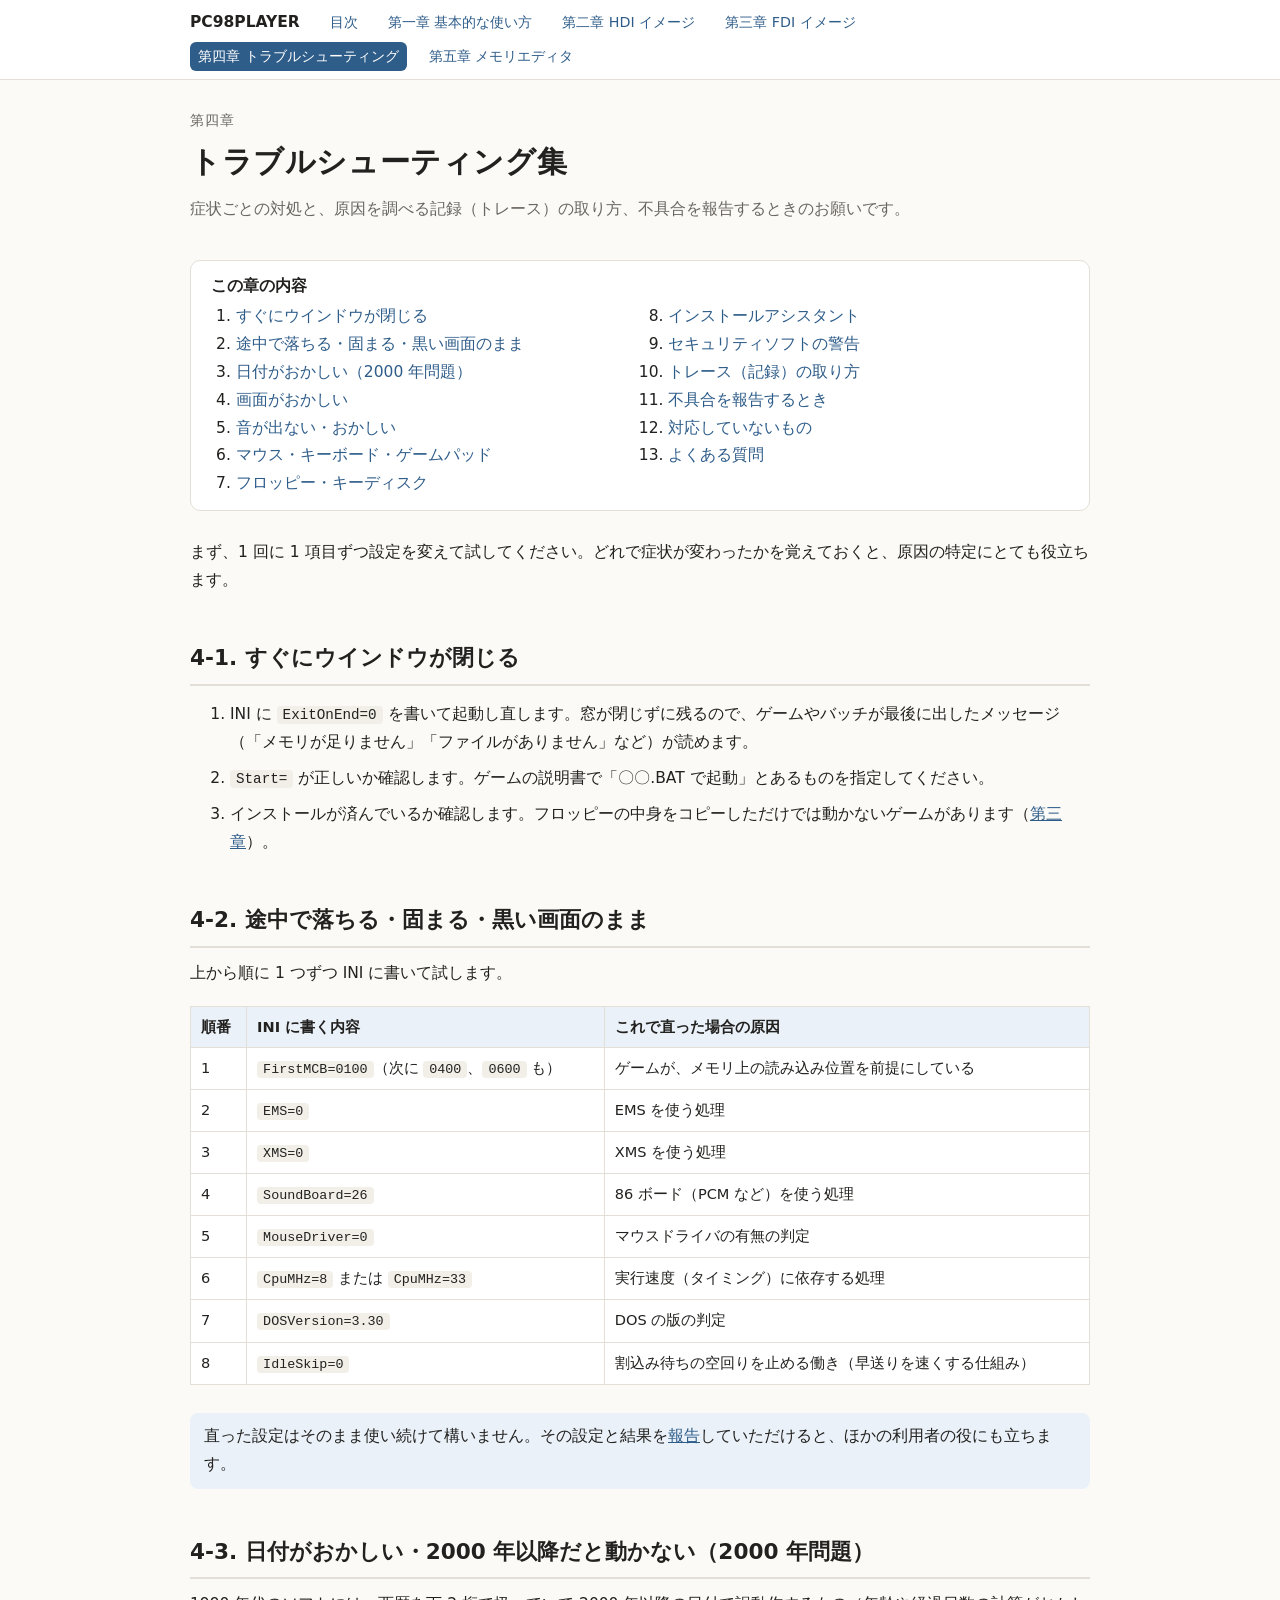
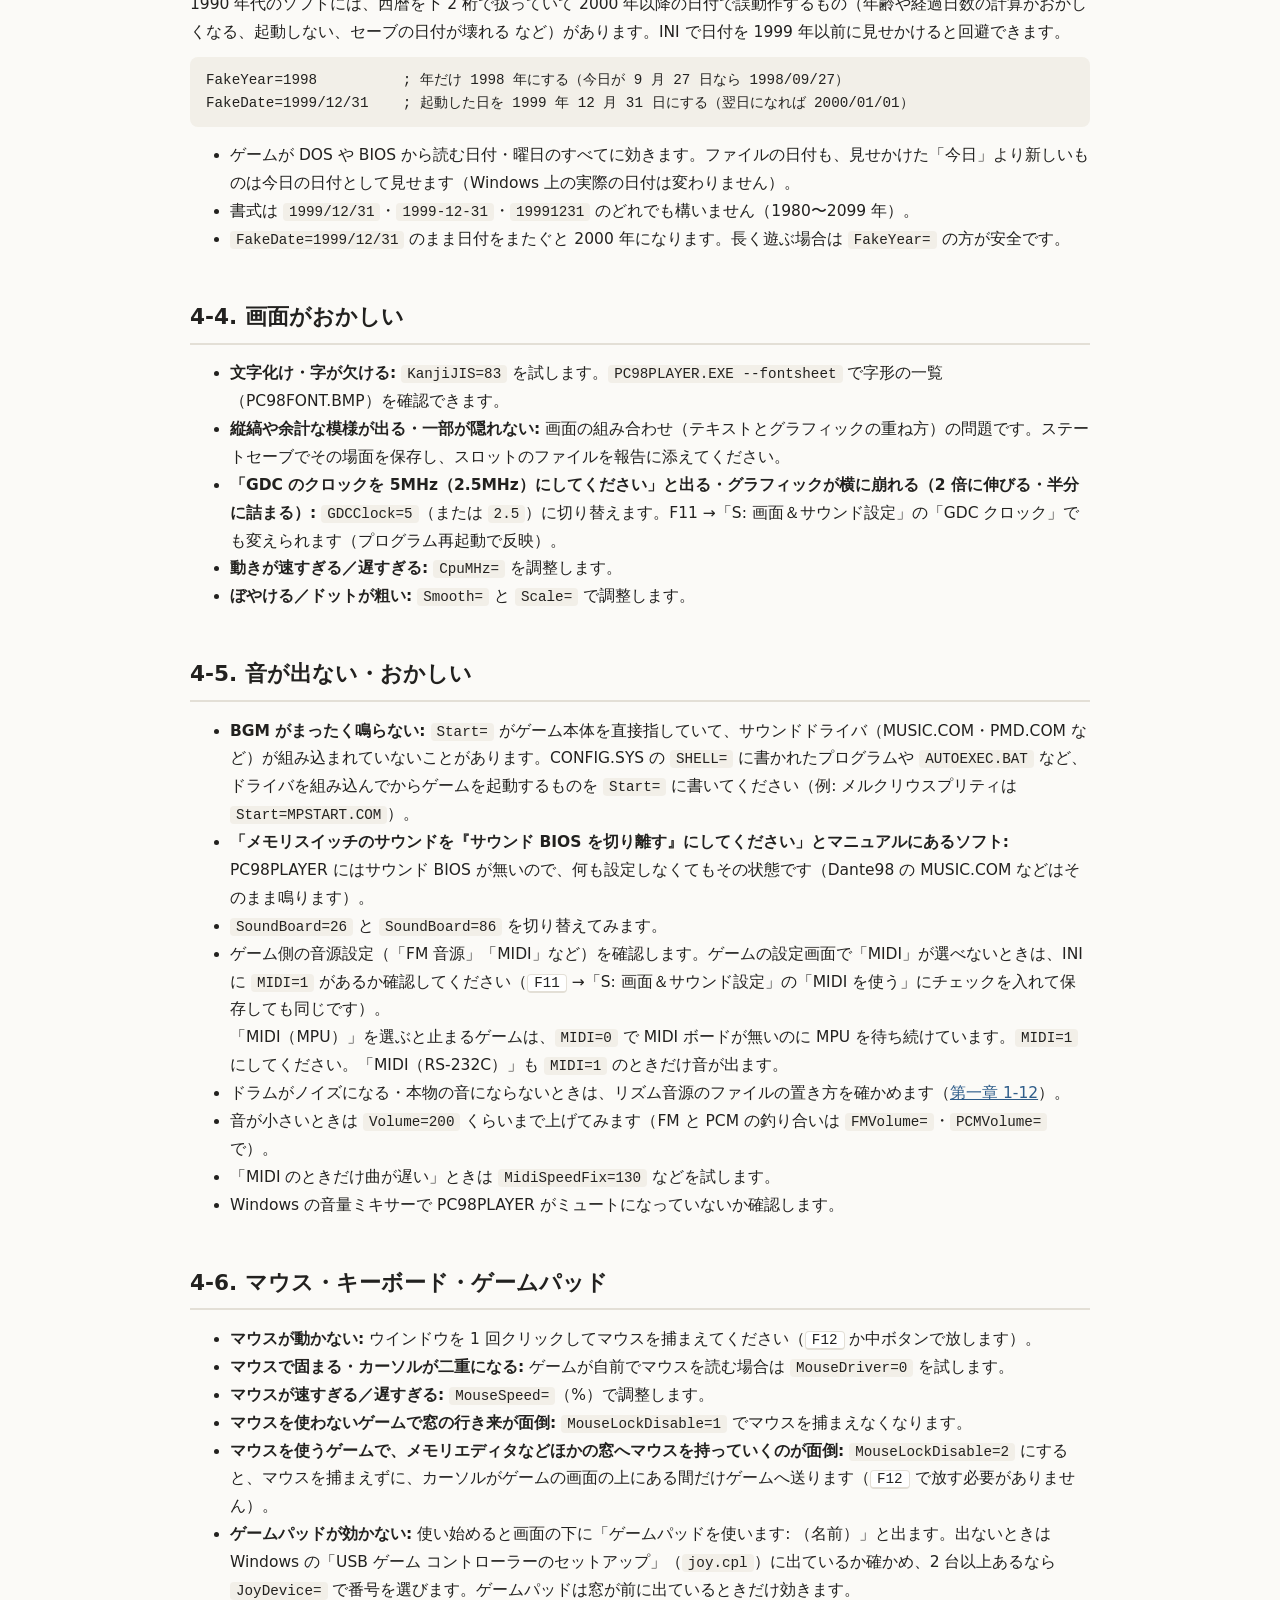
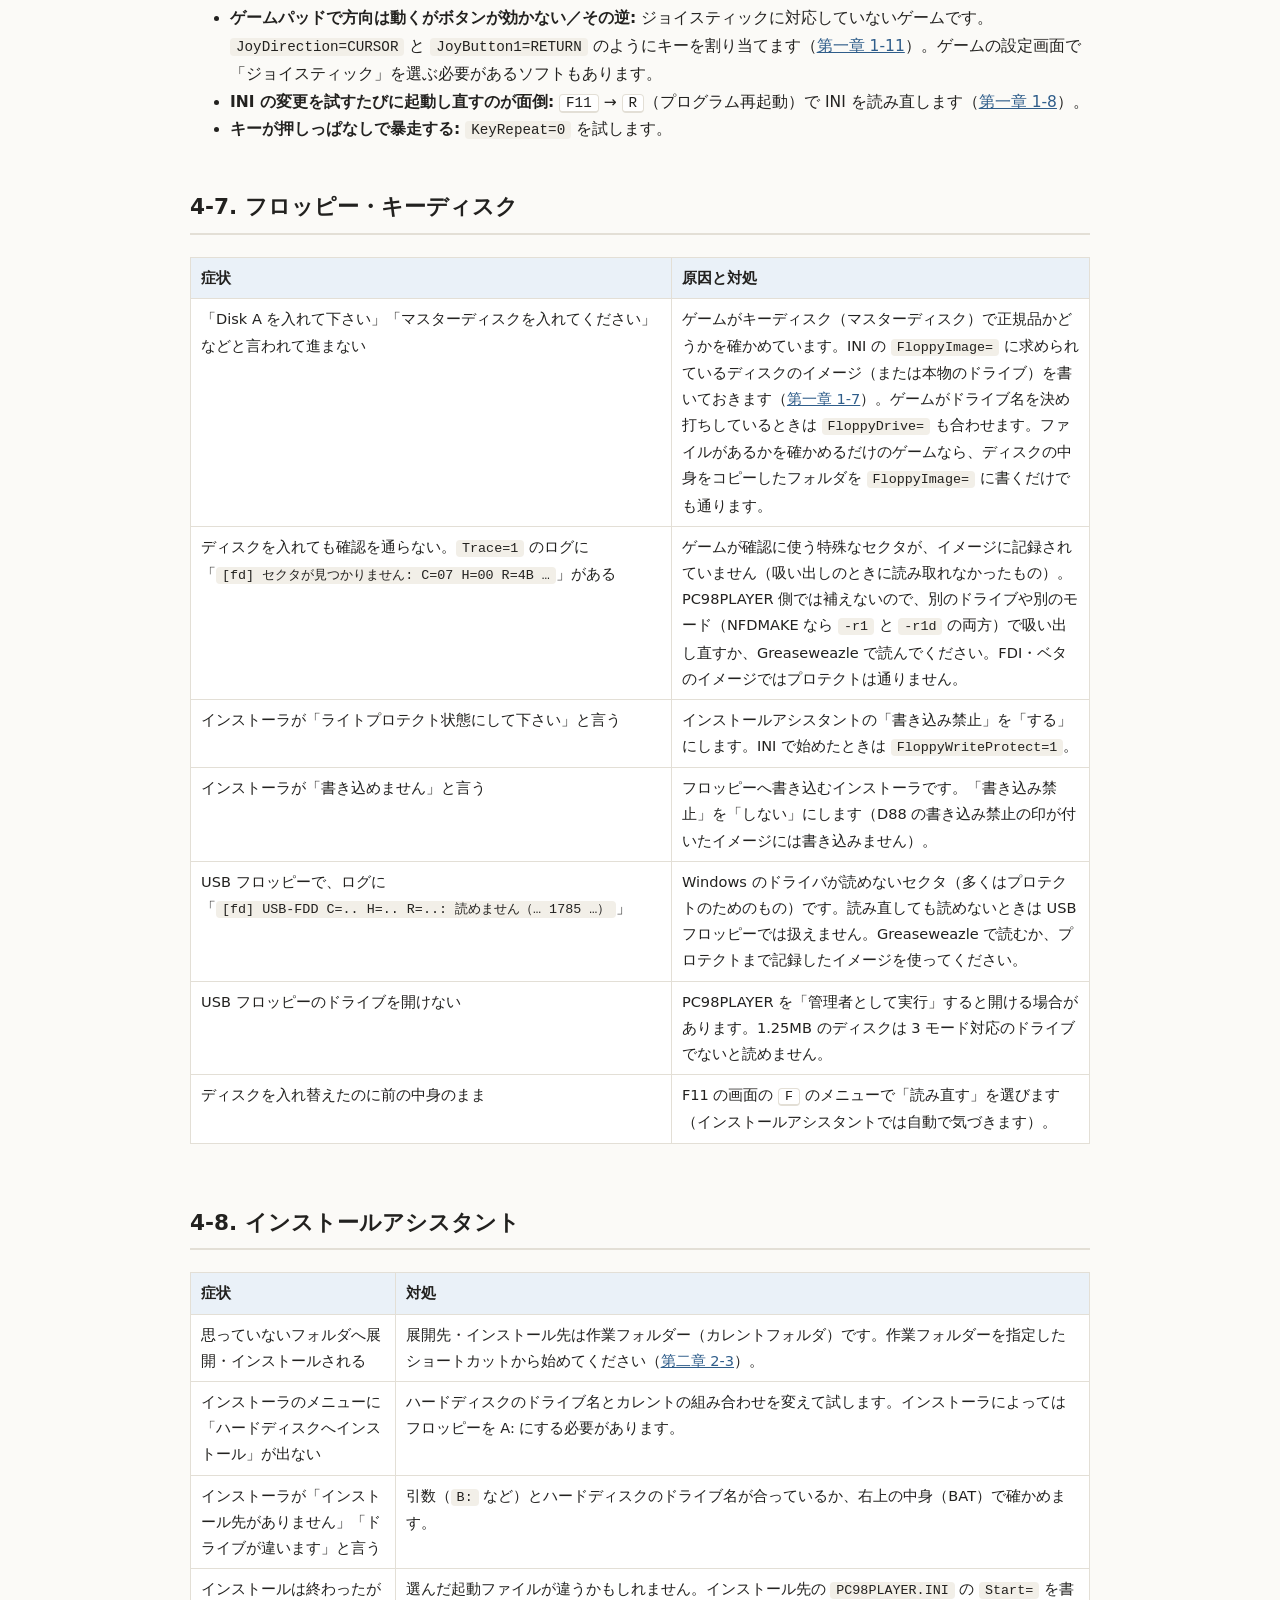
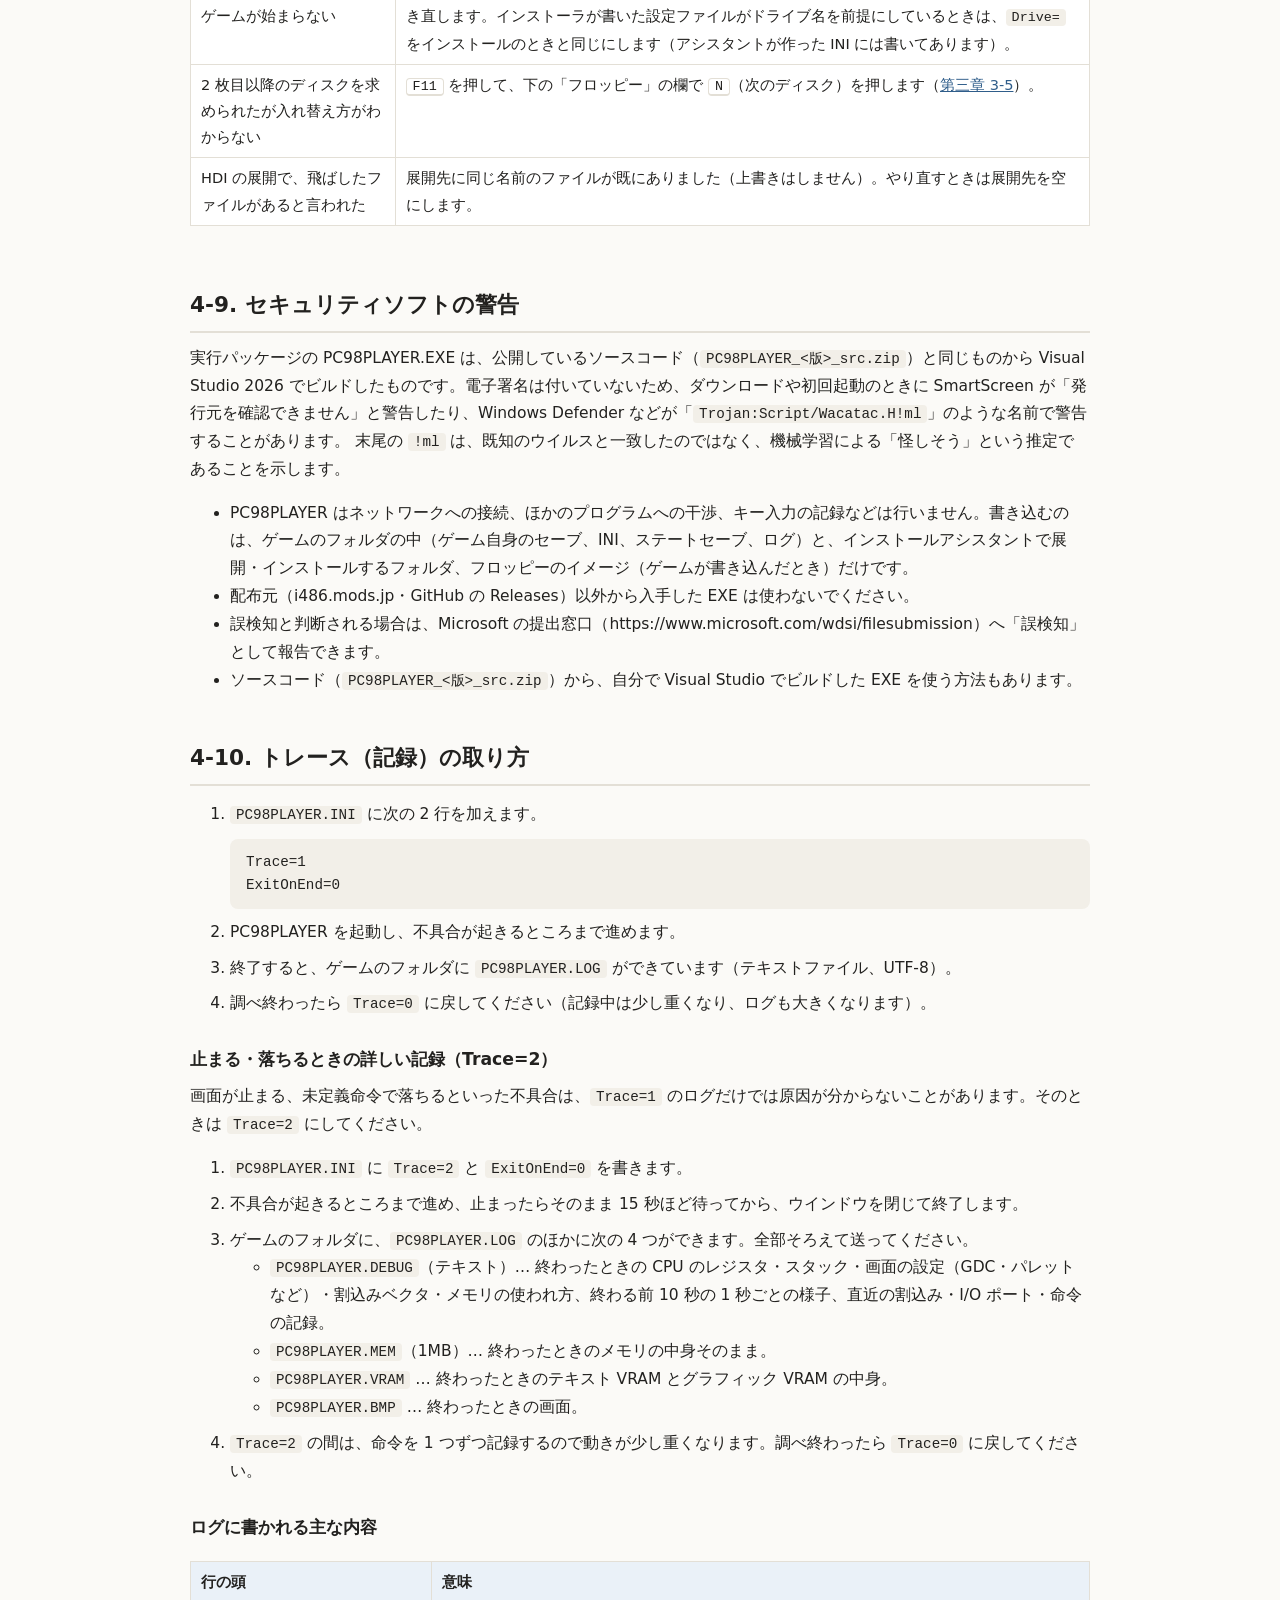
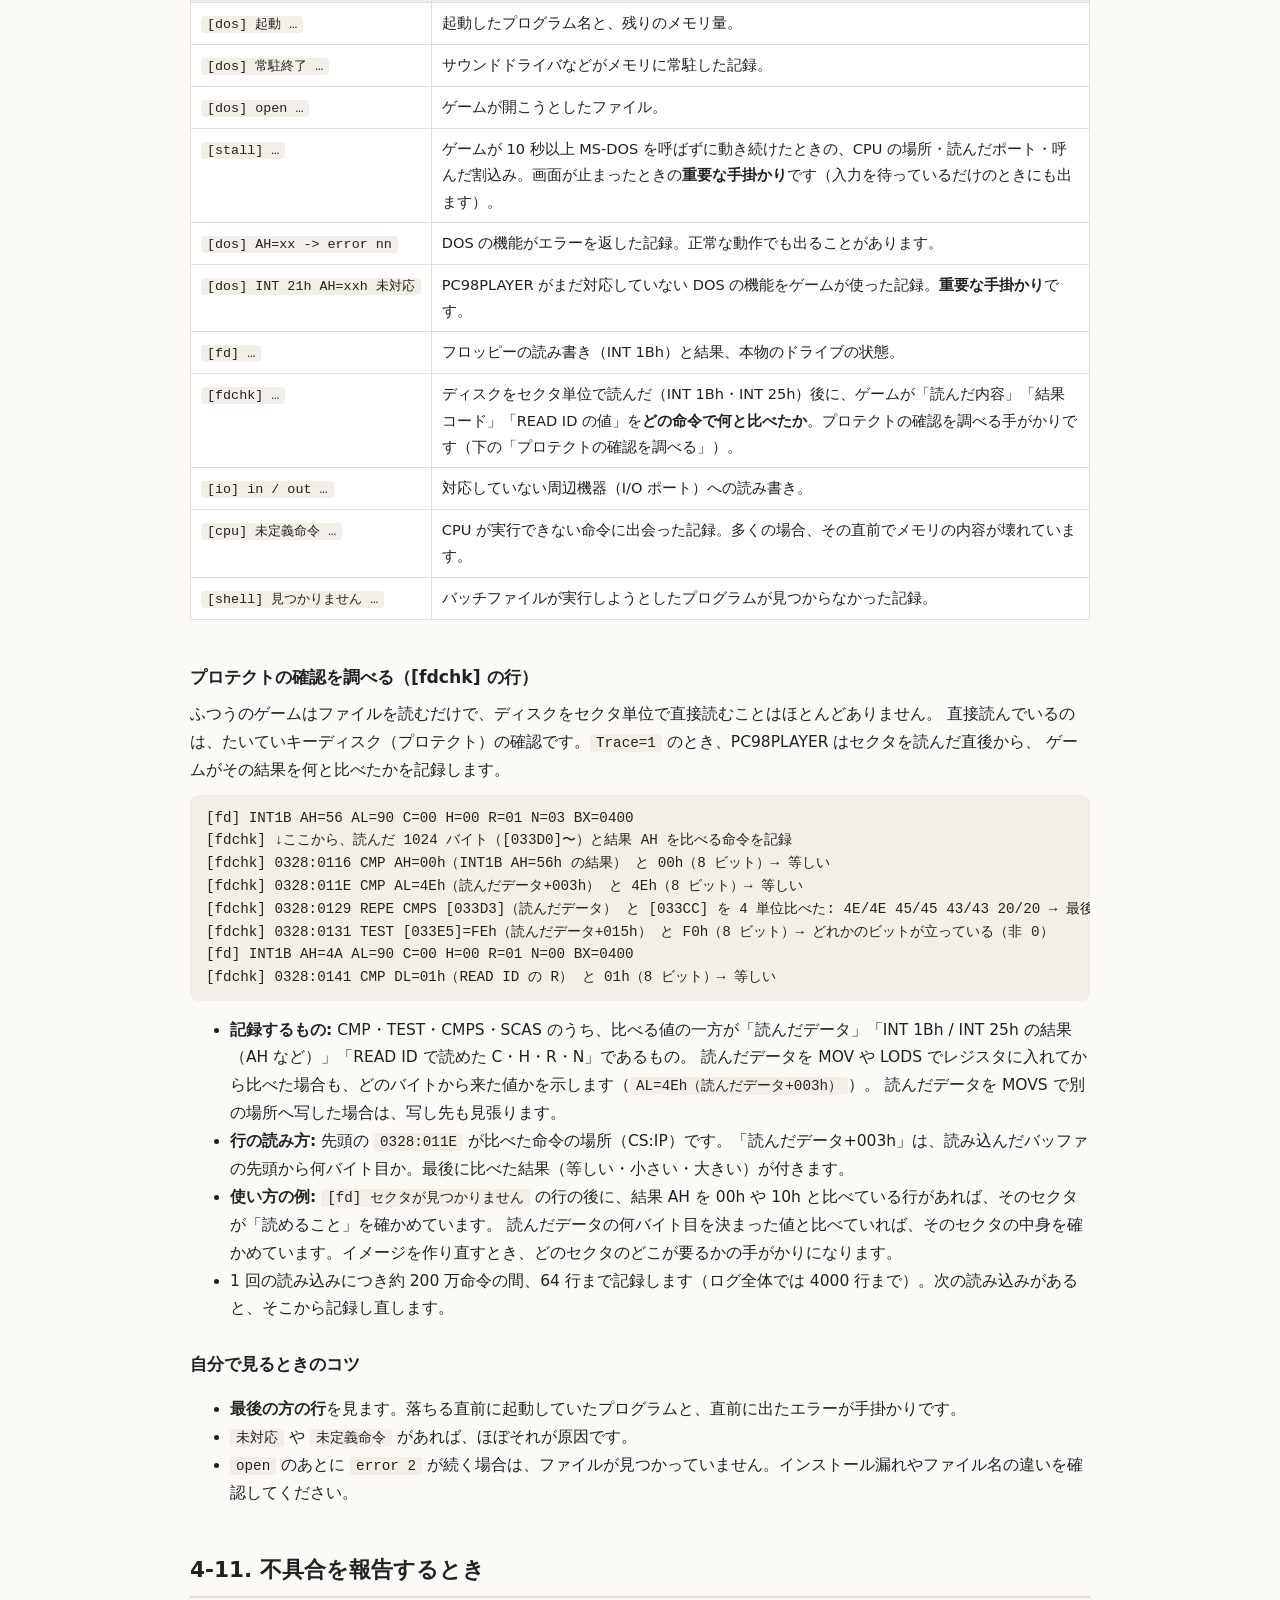
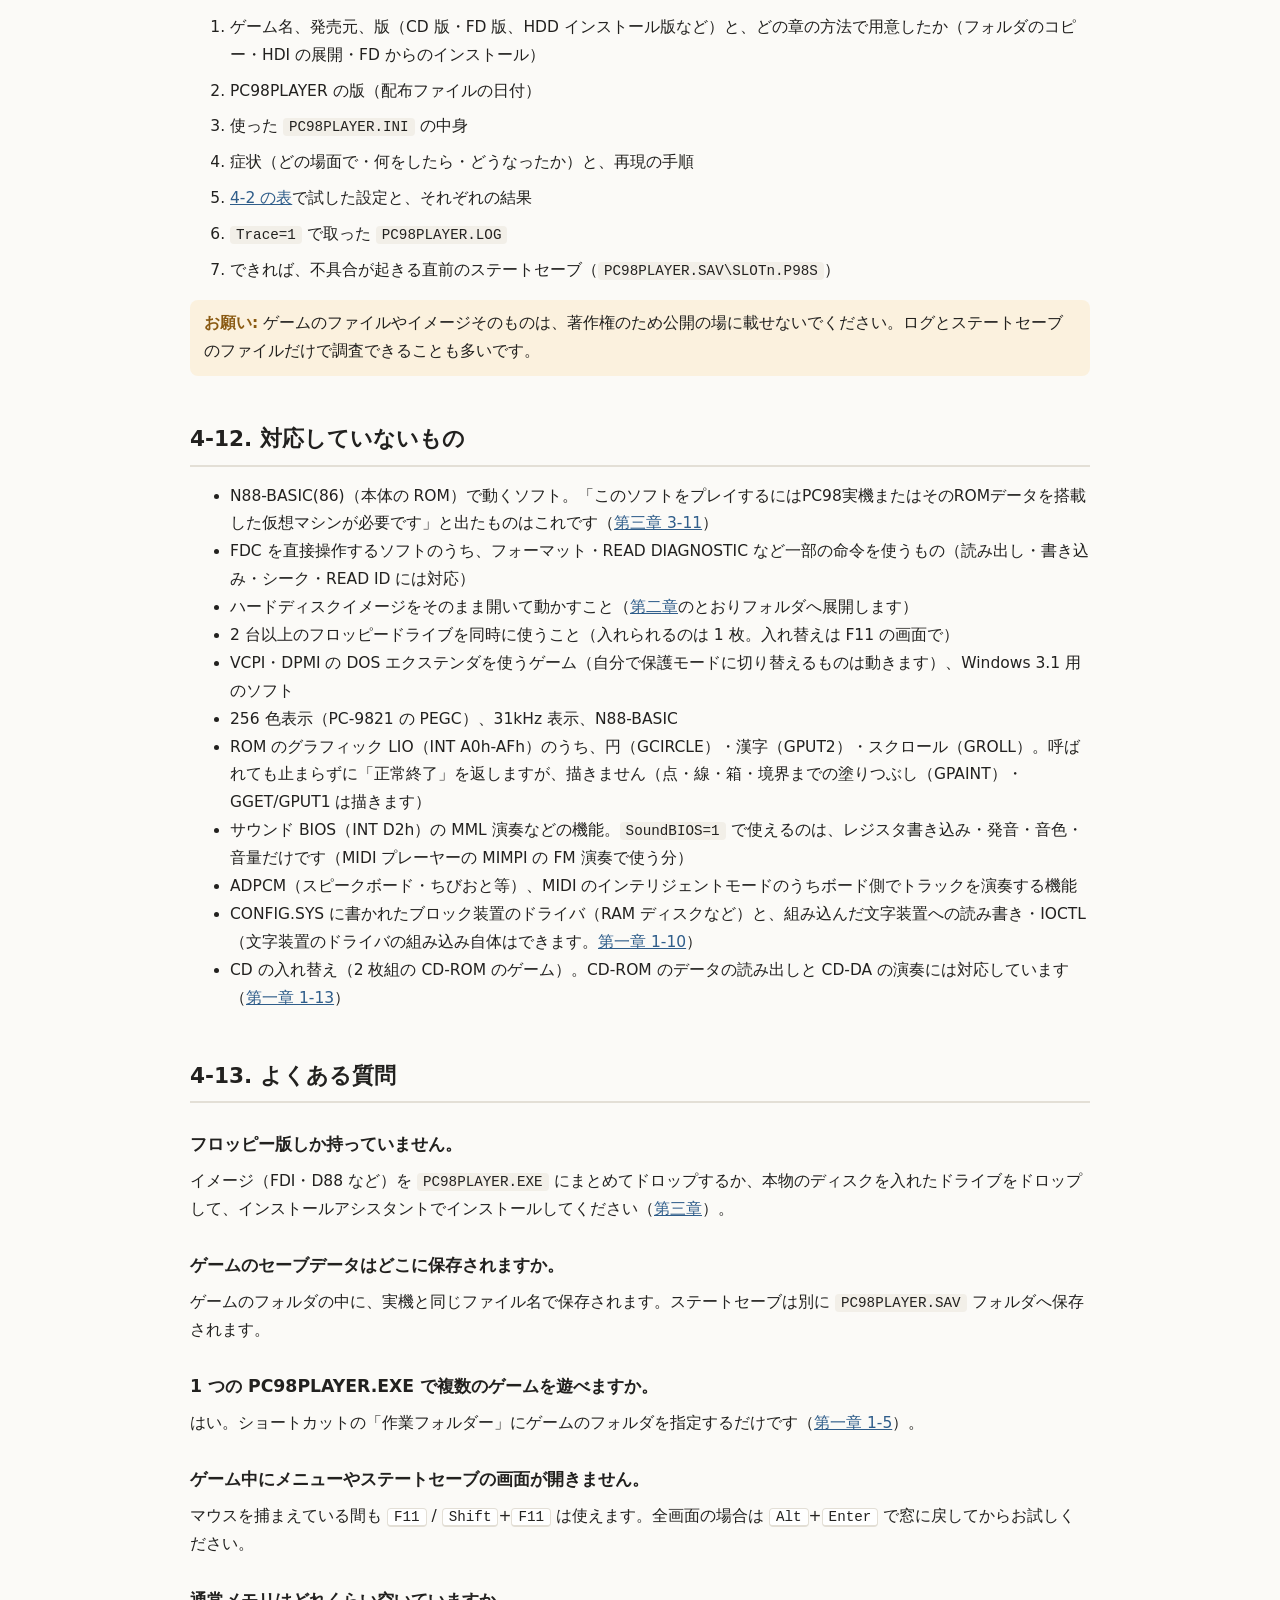
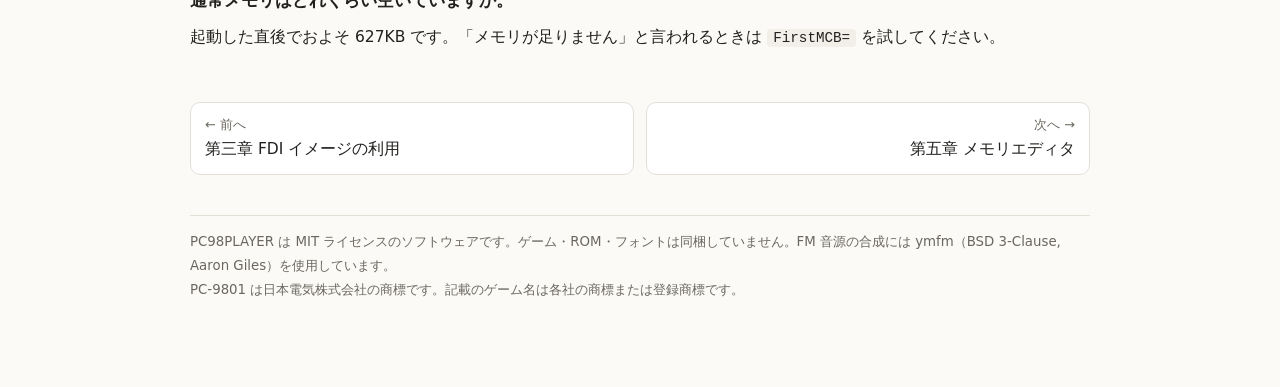
<file: manual/ch4.html>
<!DOCTYPE html>
<html lang="ja">
<head>
<meta charset="utf-8">
<meta name="viewport" content="width=device-width, initial-scale=1">
<title>第四章 トラブルシューティング集 - PC98PLAYER 取扱説明書</title>
<link rel="stylesheet" href="style.css">
</head>
<body>
<div class="topbar"><div class="in">
  <a class="brand" href="index.html">PC98PLAYER</a>
  <a class="ch" href="index.html">目次</a>
  <a class="ch" href="ch1.html">第一章 基本的な使い方</a>
  <a class="ch" href="ch2.html">第二章 HDI イメージ</a>
  <a class="ch" href="ch3.html">第三章 FDI イメージ</a>
  <a class="ch cur" href="ch4.html">第四章 トラブルシューティング</a>
  <a class="ch" href="ch5.html">第五章 メモリエディタ</a>
</div></div>

<div class="wrap">
<header class="page">
  <div class="kicker">第四章</div>
  <h1>トラブルシューティング集</h1>
  <p class="lead">症状ごとの対処と、原因を調べる記録（トレース）の取り方、不具合を報告するときのお願いです。</p>
</header>

<nav class="toc">
  <strong>この章の内容</strong>
  <ol>
    <li><a href="#close">すぐにウインドウが閉じる</a></li>
    <li><a href="#crash">途中で落ちる・固まる・黒い画面のまま</a></li>
    <li><a href="#y2k">日付がおかしい（2000 年問題）</a></li>
    <li><a href="#screen">画面がおかしい</a></li>
    <li><a href="#sound">音が出ない・おかしい</a></li>
    <li><a href="#mouse">マウス・キーボード・ゲームパッド</a></li>
    <li><a href="#floppy">フロッピー・キーディスク</a></li>
    <li><a href="#assistant">インストールアシスタント</a></li>
    <li><a href="#security">セキュリティソフトの警告</a></li>
    <li><a href="#trace">トレース（記録）の取り方</a></li>
    <li><a href="#report">不具合を報告するとき</a></li>
    <li><a href="#limits">対応していないもの</a></li>
    <li><a href="#faq">よくある質問</a></li>
  </ol>
</nav>

<p>まず、1 回に 1 項目ずつ設定を変えて試してください。どれで症状が変わったかを覚えておくと、原因の特定にとても役立ちます。</p>

<h2 id="close">4-1. すぐにウインドウが閉じる</h2>
<ol class="steps">
  <li>INI に <code>ExitOnEnd=0</code> を書いて起動し直します。窓が閉じずに残るので、ゲームやバッチが最後に出したメッセージ（「メモリが足りません」「ファイルがありません」など）が読めます。</li>
  <li><code>Start=</code> が正しいか確認します。ゲームの説明書で「〇〇.BAT で起動」とあるものを指定してください。</li>
  <li>インストールが済んでいるか確認します。フロッピーの中身をコピーしただけでは動かないゲームがあります（<a href="ch3.html">第三章</a>）。</li>
</ol>

<h2 id="crash">4-2. 途中で落ちる・固まる・黒い画面のまま</h2>
<p>上から順に 1 つずつ INI に書いて試します。</p>
<div class="tablewrap">
<table>
  <tr><th>順番</th><th>INI に書く内容</th><th>これで直った場合の原因</th></tr>
  <tr><td>1</td><td><code>FirstMCB=0100</code>（次に <code>0400</code>、<code>0600</code> も）</td><td>ゲームが、メモリ上の読み込み位置を前提にしている</td></tr>
  <tr><td>2</td><td><code>EMS=0</code></td><td>EMS を使う処理</td></tr>
  <tr><td>3</td><td><code>XMS=0</code></td><td>XMS を使う処理</td></tr>
  <tr><td>4</td><td><code>SoundBoard=26</code></td><td>86 ボード（PCM など）を使う処理</td></tr>
  <tr><td>5</td><td><code>MouseDriver=0</code></td><td>マウスドライバの有無の判定</td></tr>
  <tr><td>6</td><td><code>CpuMHz=8</code> または <code>CpuMHz=33</code></td><td>実行速度（タイミング）に依存する処理</td></tr>
  <tr><td>7</td><td><code>DOSVersion=3.30</code></td><td>DOS の版の判定</td></tr>
  <tr><td>8</td><td><code>IdleSkip=0</code></td><td>割込み待ちの空回りを止める働き（早送りを速くする仕組み）</td></tr>
</table>
</div>
<div class="note">直った設定はそのまま使い続けて構いません。その設定と結果を<a href="#report">報告</a>していただけると、ほかの利用者の役にも立ちます。</div>

<h2 id="y2k">4-3. 日付がおかしい・2000 年以降だと動かない（2000 年問題）</h2>
<p>1990 年代のソフトには、西暦を下 2 桁で扱っていて 2000 年以降の日付で誤動作するもの（年齢や経過日数の計算がおかしくなる、起動しない、セーブの日付が壊れる など）があります。INI で日付を 1999 年以前に見せかけると回避できます。</p>
<pre>FakeYear=1998          ; 年だけ 1998 年にする（今日が 9 月 27 日なら 1998/09/27）
FakeDate=1999/12/31    ; 起動した日を 1999 年 12 月 31 日にする（翌日になれば 2000/01/01）</pre>
<ul>
  <li>ゲームが DOS や BIOS から読む日付・曜日のすべてに効きます。ファイルの日付も、見せかけた「今日」より新しいものは今日の日付として見せます（Windows 上の実際の日付は変わりません）。</li>
  <li>書式は <code>1999/12/31</code>・<code>1999-12-31</code>・<code>19991231</code> のどれでも構いません（1980〜2099 年）。</li>
  <li><code>FakeDate=1999/12/31</code> のまま日付をまたぐと 2000 年になります。長く遊ぶ場合は <code>FakeYear=</code> の方が安全です。</li>
</ul>

<h2 id="screen">4-4. 画面がおかしい</h2>
<ul>
  <li><strong>文字化け・字が欠ける:</strong> <code>KanjiJIS=83</code> を試します。<code>PC98PLAYER.EXE --fontsheet</code> で字形の一覧（PC98FONT.BMP）を確認できます。</li>
  <li><strong>縦縞や余計な模様が出る・一部が隠れない:</strong> 画面の組み合わせ（テキストとグラフィックの重ね方）の問題です。ステートセーブでその場面を保存し、スロットのファイルを報告に添えてください。</li>
  <li><strong>「GDC のクロックを 5MHz（2.5MHz）にしてください」と出る・グラフィックが横に崩れる（2 倍に伸びる・半分に詰まる）:</strong> <code>GDCClock=5</code>（または <code>2.5</code>）に切り替えます。F11 →「S: 画面＆サウンド設定」の「GDC クロック」でも変えられます（プログラム再起動で反映）。</li>
  <li><strong>動きが速すぎる／遅すぎる:</strong> <code>CpuMHz=</code> を調整します。</li>
  <li><strong>ぼやける／ドットが粗い:</strong> <code>Smooth=</code> と <code>Scale=</code> で調整します。</li>
</ul>

<h2 id="sound">4-5. 音が出ない・おかしい</h2>
<ul>
  <li><strong>BGM がまったく鳴らない:</strong> <code>Start=</code> がゲーム本体を直接指していて、サウンドドライバ（MUSIC.COM・PMD.COM など）が組み込まれていないことがあります。CONFIG.SYS の <code>SHELL=</code> に書かれたプログラムや <code>AUTOEXEC.BAT</code> など、ドライバを組み込んでからゲームを起動するものを <code>Start=</code> に書いてください（例: メルクリウスプリティは <code>Start=MPSTART.COM</code>）。</li>
  <li><strong>「メモリスイッチのサウンドを『サウンド BIOS を切り離す』にしてください」とマニュアルにあるソフト:</strong> PC98PLAYER にはサウンド BIOS が無いので、何も設定しなくてもその状態です（Dante98 の MUSIC.COM などはそのまま鳴ります）。</li>
  <li><code>SoundBoard=26</code> と <code>SoundBoard=86</code> を切り替えてみます。</li>
  <li>ゲーム側の音源設定（「FM 音源」「MIDI」など）を確認します。ゲームの設定画面で「MIDI」が選べないときは、INI に <code>MIDI=1</code> があるか確認してください（<kbd>F11</kbd> →「S: 画面＆サウンド設定」の「MIDI を使う」にチェックを入れて保存しても同じです）。<br>「MIDI（MPU）」を選ぶと止まるゲームは、<code>MIDI=0</code> で MIDI ボードが無いのに MPU を待ち続けています。<code>MIDI=1</code> にしてください。「MIDI（RS-232C）」も <code>MIDI=1</code> のときだけ音が出ます。</li>
  <li>ドラムがノイズになる・本物の音にならないときは、リズム音源のファイルの置き方を確かめます（<a href="ch1.html#rhythm">第一章 1-12</a>）。</li>
  <li>音が小さいときは <code>Volume=200</code> くらいまで上げてみます（FM と PCM の釣り合いは <code>FMVolume=</code>・<code>PCMVolume=</code> で）。</li>
  <li>「MIDI のときだけ曲が遅い」ときは <code>MidiSpeedFix=130</code> などを試します。</li>
  <li>Windows の音量ミキサーで PC98PLAYER がミュートになっていないか確認します。</li>
</ul>

<h2 id="mouse">4-6. マウス・キーボード・ゲームパッド</h2>
<ul>
  <li><strong>マウスが動かない:</strong> ウインドウを 1 回クリックしてマウスを捕まえてください（<kbd>F12</kbd> か中ボタンで放します）。</li>
  <li><strong>マウスで固まる・カーソルが二重になる:</strong> ゲームが自前でマウスを読む場合は <code>MouseDriver=0</code> を試します。</li>
  <li><strong>マウスが速すぎる／遅すぎる:</strong> <code>MouseSpeed=</code>（%）で調整します。</li>
  <li><strong>マウスを使わないゲームで窓の行き来が面倒:</strong> <code>MouseLockDisable=1</code> でマウスを捕まえなくなります。</li>
  <li><strong>マウスを使うゲームで、メモリエディタなどほかの窓へマウスを持っていくのが面倒:</strong> <code>MouseLockDisable=2</code> にすると、マウスを捕まえずに、カーソルがゲームの画面の上にある間だけゲームへ送ります（<kbd>F12</kbd> で放す必要がありません）。</li>
  <li><strong>ゲームパッドが効かない:</strong> 使い始めると画面の下に「ゲームパッドを使います: （名前）」と出ます。出ないときは Windows の「USB ゲーム コントローラーのセットアップ」（<code>joy.cpl</code>）に出ているか確かめ、2 台以上あるなら <code>JoyDevice=</code> で番号を選びます。ゲームパッドは窓が前に出ているときだけ効きます。</li>
  <li><strong>ゲームパッドで方向は動くがボタンが効かない／その逆:</strong> ジョイスティックに対応していないゲームです。<code>JoyDirection=CURSOR</code> と <code>JoyButton1=RETURN</code> のようにキーを割り当てます（<a href="ch1.html#gamepad">第一章 1-11</a>）。ゲームの設定画面で「ジョイスティック」を選ぶ必要があるソフトもあります。</li>
  <li><strong>INI の変更を試すたびに起動し直すのが面倒:</strong> <kbd>F11</kbd> → <kbd>R</kbd>（プログラム再起動）で INI を読み直します（<a href="ch1.html#reload">第一章 1-8</a>）。</li>
  <li><strong>キーが押しっぱなしで暴走する:</strong> <code>KeyRepeat=0</code> を試します。</li>
</ul>

<h2 id="floppy">4-7. フロッピー・キーディスク</h2>
<div class="tablewrap">
<table>
  <tr><th>症状</th><th>原因と対処</th></tr>
  <tr><td>「Disk A を入れて下さい」「マスターディスクを入れてください」などと言われて進まない</td><td>ゲームがキーディスク（マスターディスク）で正規品かどうかを確かめています。INI の <code>FloppyImage=</code> に求められているディスクのイメージ（または本物のドライブ）を書いておきます（<a href="ch1.html#floppy">第一章 1-7</a>）。ゲームがドライブ名を決め打ちしているときは <code>FloppyDrive=</code> も合わせます。ファイルがあるかを確かめるだけのゲームなら、ディスクの中身をコピーしたフォルダを <code>FloppyImage=</code> に書くだけでも通ります。</td></tr>
  <tr><td>ディスクを入れても確認を通らない。<code>Trace=1</code> のログに「<code>[fd] セクタが見つかりません: C=07 H=00 R=4B …</code>」がある</td><td>ゲームが確認に使う特殊なセクタが、イメージに記録されていません（吸い出しのときに読み取れなかったもの）。PC98PLAYER 側では補えないので、別のドライブや別のモード（NFDMAKE なら <code>-r1</code> と <code>-r1d</code> の両方）で吸い出し直すか、Greaseweazle で読んでください。FDI・ベタのイメージではプロテクトは通りません。</td></tr>
  <tr><td>インストーラが「ライトプロテクト状態にして下さい」と言う</td><td>インストールアシスタントの「書き込み禁止」を「する」にします。INI で始めたときは <code>FloppyWriteProtect=1</code>。</td></tr>
  <tr><td>インストーラが「書き込めません」と言う</td><td>フロッピーへ書き込むインストーラです。「書き込み禁止」を「しない」にします（D88 の書き込み禁止の印が付いたイメージには書き込みません）。</td></tr>
  <tr><td>USB フロッピーで、ログに「<code>[fd] USB-FDD C=.. H=.. R=..: 読めません（… 1785 …）</code>」</td><td>Windows のドライバが読めないセクタ（多くはプロテクトのためのもの）です。読み直しても読めないときは USB フロッピーでは扱えません。Greaseweazle で読むか、プロテクトまで記録したイメージを使ってください。</td></tr>
  <tr><td>USB フロッピーのドライブを開けない</td><td>PC98PLAYER を「管理者として実行」すると開ける場合があります。1.25MB のディスクは 3 モード対応のドライブでないと読めません。</td></tr>
  <tr><td>ディスクを入れ替えたのに前の中身のまま</td><td>F11 の画面の <kbd>F</kbd> のメニューで「読み直す」を選びます（インストールアシスタントでは自動で気づきます）。</td></tr>
</table>
</div>

<h2 id="assistant">4-8. インストールアシスタント</h2>
<div class="tablewrap">
<table>
  <tr><th>症状</th><th>対処</th></tr>
  <tr><td>思っていないフォルダへ展開・インストールされる</td><td>展開先・インストール先は作業フォルダー（カレントフォルダ）です。作業フォルダーを指定したショートカットから始めてください（<a href="ch2.html#where">第二章 2-3</a>）。</td></tr>
  <tr><td>インストーラのメニューに「ハードディスクへインストール」が出ない</td><td>ハードディスクのドライブ名とカレントの組み合わせを変えて試します。インストーラによってはフロッピーを A: にする必要があります。</td></tr>
  <tr><td>インストーラが「インストール先がありません」「ドライブが違います」と言う</td><td>引数（<code>B:</code> など）とハードディスクのドライブ名が合っているか、右上の中身（BAT）で確かめます。</td></tr>
  <tr><td>インストールは終わったがゲームが始まらない</td><td>選んだ起動ファイルが違うかもしれません。インストール先の <code>PC98PLAYER.INI</code> の <code>Start=</code> を書き直します。インストーラが書いた設定ファイルがドライブ名を前提にしているときは、<code>Drive=</code> をインストールのときと同じにします（アシスタントが作った INI には書いてあります）。</td></tr>
  <tr><td>2 枚目以降のディスクを求められたが入れ替え方がわからない</td><td><kbd>F11</kbd> を押して、下の「フロッピー」の欄で <kbd>N</kbd>（次のディスク）を押します（<a href="ch3.html#swap">第三章 3-5</a>）。</td></tr>
  <tr><td>HDI の展開で、飛ばしたファイルがあると言われた</td><td>展開先に同じ名前のファイルが既にありました（上書きはしません）。やり直すときは展開先を空にします。</td></tr>
</table>
</div>

<h2 id="security">4-9. セキュリティソフトの警告</h2>
<p>実行パッケージの PC98PLAYER.EXE は、公開しているソースコード（<code>PC98PLAYER_&lt;版&gt;_src.zip</code>）と同じものから Visual Studio 2026 でビルドしたものです。電子署名は付いていないため、ダウンロードや初回起動のときに SmartScreen が「発行元を確認できません」と警告したり、Windows Defender などが「<code>Trojan:Script/Wacatac.H!ml</code>」のような名前で警告することがあります。
末尾の <code>!ml</code> は、既知のウイルスと一致したのではなく、機械学習による「怪しそう」という推定であることを示します。</p>
<ul>
  <li>PC98PLAYER はネットワークへの接続、ほかのプログラムへの干渉、キー入力の記録などは行いません。書き込むのは、ゲームのフォルダの中（ゲーム自身のセーブ、INI、ステートセーブ、ログ）と、インストールアシスタントで展開・インストールするフォルダ、フロッピーのイメージ（ゲームが書き込んだとき）だけです。</li>
  <li>配布元（i486.mods.jp・GitHub の Releases）以外から入手した EXE は使わないでください。</li>
  <li>誤検知と判断される場合は、Microsoft の提出窓口（https://www.microsoft.com/wdsi/filesubmission）へ「誤検知」として報告できます。</li>
  <li>ソースコード（<code>PC98PLAYER_&lt;版&gt;_src.zip</code>）から、自分で Visual Studio でビルドした EXE を使う方法もあります。</li>
</ul>

<h2 id="trace">4-10. トレース（記録）の取り方</h2>
<ol class="steps">
  <li><code>PC98PLAYER.INI</code> に次の 2 行を加えます。
<pre>Trace=1
ExitOnEnd=0</pre></li>
  <li>PC98PLAYER を起動し、不具合が起きるところまで進めます。</li>
  <li>終了すると、ゲームのフォルダに <code>PC98PLAYER.LOG</code> ができています（テキストファイル、UTF-8）。</li>
  <li>調べ終わったら <code>Trace=0</code> に戻してください（記録中は少し重くなり、ログも大きくなります）。</li>
</ol>
<h3 id="trace2">止まる・落ちるときの詳しい記録（Trace=2）</h3>
<p>画面が止まる、未定義命令で落ちるといった不具合は、<code>Trace=1</code> のログだけでは原因が分からないことがあります。そのときは <code>Trace=2</code> にしてください。</p>
<ol class="steps">
  <li><code>PC98PLAYER.INI</code> に <code>Trace=2</code> と <code>ExitOnEnd=0</code> を書きます。</li>
  <li>不具合が起きるところまで進め、止まったらそのまま 15 秒ほど待ってから、ウインドウを閉じて終了します。</li>
  <li>ゲームのフォルダに、<code>PC98PLAYER.LOG</code> のほかに次の 4 つができます。全部そろえて送ってください。
    <ul>
      <li><code>PC98PLAYER.DEBUG</code>（テキスト）… 終わったときの CPU のレジスタ・スタック・画面の設定（GDC・パレットなど）・割込みベクタ・メモリの使われ方、終わる前 10 秒の 1 秒ごとの様子、直近の割込み・I/O ポート・命令の記録。</li>
      <li><code>PC98PLAYER.MEM</code>（1MB）… 終わったときのメモリの中身そのまま。</li>
      <li><code>PC98PLAYER.VRAM</code> … 終わったときのテキスト VRAM とグラフィック VRAM の中身。</li>
      <li><code>PC98PLAYER.BMP</code> … 終わったときの画面。</li>
    </ul></li>
  <li><code>Trace=2</code> の間は、命令を 1 つずつ記録するので動きが少し重くなります。調べ終わったら <code>Trace=0</code> に戻してください。</li>
</ol>
<h3>ログに書かれる主な内容</h3>
<div class="tablewrap">
<table>
  <tr><th>行の頭</th><th>意味</th></tr>
  <tr><td><code>[dos] 起動 …</code></td><td>起動したプログラム名と、残りのメモリ量。</td></tr>
  <tr><td><code>[dos] 常駐終了 …</code></td><td>サウンドドライバなどがメモリに常駐した記録。</td></tr>
  <tr><td><code>[dos] open …</code></td><td>ゲームが開こうとしたファイル。</td></tr>
  <tr><td><code>[stall] …</code></td><td>ゲームが 10 秒以上 MS-DOS を呼ばずに動き続けたときの、CPU の場所・読んだポート・呼んだ割込み。画面が止まったときの<strong>重要な手掛かり</strong>です（入力を待っているだけのときにも出ます）。</td></tr>
  <tr><td><code>[dos] AH=xx -&gt; error nn</code></td><td>DOS の機能がエラーを返した記録。正常な動作でも出ることがあります。</td></tr>
  <tr><td><code>[dos] INT 21h AH=xxh 未対応</code></td><td>PC98PLAYER がまだ対応していない DOS の機能をゲームが使った記録。<strong>重要な手掛かり</strong>です。</td></tr>
  <tr><td><code>[fd] …</code></td><td>フロッピーの読み書き（INT 1Bh）と結果、本物のドライブの状態。</td></tr>
  <tr><td><code>[fdchk] …</code></td><td>ディスクをセクタ単位で読んだ（INT 1Bh・INT 25h）後に、ゲームが「読んだ内容」「結果コード」「READ ID の値」を<strong>どの命令で何と比べたか</strong>。プロテクトの確認を調べる手がかりです（下の「プロテクトの確認を調べる」）。</td></tr>
  <tr><td><code>[io] in / out …</code></td><td>対応していない周辺機器（I/O ポート）への読み書き。</td></tr>
  <tr><td><code>[cpu] 未定義命令 …</code></td><td>CPU が実行できない命令に出会った記録。多くの場合、その直前でメモリの内容が壊れています。</td></tr>
  <tr><td><code>[shell] 見つかりません …</code></td><td>バッチファイルが実行しようとしたプログラムが見つからなかった記録。</td></tr>
</table>
</div>
<h3 id="fdchk">プロテクトの確認を調べる（[fdchk] の行）</h3>
<p>ふつうのゲームはファイルを読むだけで、ディスクをセクタ単位で直接読むことはほとんどありません。
直接読んでいるのは、たいていキーディスク（プロテクト）の確認です。<code>Trace=1</code> のとき、PC98PLAYER はセクタを読んだ直後から、
ゲームがその結果を何と比べたかを記録します。</p>
<pre>[fd] INT1B AH=56 AL=90 C=00 H=00 R=01 N=03 BX=0400
[fdchk] ↓ここから、読んだ 1024 バイト（[033D0]〜）と結果 AH を比べる命令を記録
[fdchk] 0328:0116 CMP AH=00h（INT1B AH=56h の結果） と 00h（8 ビット）→ 等しい
[fdchk] 0328:011E CMP AL=4Eh（読んだデータ+003h） と 4Eh（8 ビット）→ 等しい
[fdchk] 0328:0129 REPE CMPS [033D3]（読んだデータ） と [033CC] を 4 単位比べた: 4E/4E 45/45 43/43 20/20 → 最後は等しい
[fdchk] 0328:0131 TEST [033E5]=FEh（読んだデータ+015h） と F0h（8 ビット）→ どれかのビットが立っている（非 0）
[fd] INT1B AH=4A AL=90 C=00 H=00 R=01 N=00 BX=0400
[fdchk] 0328:0141 CMP DL=01h（READ ID の R） と 01h（8 ビット）→ 等しい</pre>
<ul>
  <li><strong>記録するもの:</strong> CMP・TEST・CMPS・SCAS のうち、比べる値の一方が「読んだデータ」「INT 1Bh / INT 25h の結果（AH など）」「READ ID で読めた C・H・R・N」であるもの。
    読んだデータを MOV や LODS でレジスタに入れてから比べた場合も、どのバイトから来た値かを示します（<code>AL=4Eh（読んだデータ+003h）</code>）。
    読んだデータを MOVS で別の場所へ写した場合は、写し先も見張ります。</li>
  <li><strong>行の読み方:</strong> 先頭の <code>0328:011E</code> が比べた命令の場所（CS:IP）です。「読んだデータ+003h」は、読み込んだバッファの先頭から何バイト目か。最後に比べた結果（等しい・小さい・大きい）が付きます。</li>
  <li><strong>使い方の例:</strong> <code>[fd] セクタが見つかりません</code> の行の後に、結果 AH を 00h や 10h と比べている行があれば、そのセクタが「読めること」を確かめています。
    読んだデータの何バイト目を決まった値と比べていれば、そのセクタの中身を確かめています。イメージを作り直すとき、どのセクタのどこが要るかの手がかりになります。</li>
  <li>1 回の読み込みにつき約 200 万命令の間、64 行まで記録します（ログ全体では 4000 行まで）。次の読み込みがあると、そこから記録し直します。</li>
</ul>

<h3>自分で見るときのコツ</h3>
<ul>
  <li><strong>最後の方の行</strong>を見ます。落ちる直前に起動していたプログラムと、直前に出たエラーが手掛かりです。</li>
  <li><code>未対応</code> や <code>未定義命令</code> があれば、ほぼそれが原因です。</li>
  <li><code>open</code> のあとに <code>error 2</code> が続く場合は、ファイルが見つかっていません。インストール漏れやファイル名の違いを確認してください。</li>
</ul>

<h2 id="report">4-11. 不具合を報告するとき</h2>
<ol class="steps">
  <li>ゲーム名、発売元、版（CD 版・FD 版、HDD インストール版など）と、どの章の方法で用意したか（フォルダのコピー・HDI の展開・FD からのインストール）</li>
  <li>PC98PLAYER の版（配布ファイルの日付）</li>
  <li>使った <code>PC98PLAYER.INI</code> の中身</li>
  <li>症状（どの場面で・何をしたら・どうなったか）と、再現の手順</li>
  <li><a href="#crash">4-2 の表</a>で試した設定と、それぞれの結果</li>
  <li><code>Trace=1</code> で取った <code>PC98PLAYER.LOG</code></li>
  <li>できれば、不具合が起きる直前のステートセーブ（<code>PC98PLAYER.SAV\SLOTn.P98S</code>）</li>
</ol>
<div class="warn"><strong>お願い:</strong> ゲームのファイルやイメージそのものは、著作権のため公開の場に載せないでください。ログとステートセーブのファイルだけで調査できることも多いです。</div>

<h2 id="limits">4-12. 対応していないもの</h2>
<ul>
  <li>N88-BASIC(86)（本体の ROM）で動くソフト。「このソフトをプレイするにはPC98実機またはそのROMデータを搭載した仮想マシンが必要です」と出たものはこれです（<a href="ch3.html#boot">第三章 3-11</a>）</li>
  <li>FDC を直接操作するソフトのうち、フォーマット・READ DIAGNOSTIC など一部の命令を使うもの（読み出し・書き込み・シーク・READ ID には対応）</li>
  <li>ハードディスクイメージをそのまま開いて動かすこと（<a href="ch2.html">第二章</a>のとおりフォルダへ展開します）</li>
  <li>2 台以上のフロッピードライブを同時に使うこと（入れられるのは 1 枚。入れ替えは F11 の画面で）</li>
  <li>VCPI・DPMI の DOS エクステンダを使うゲーム（自分で保護モードに切り替えるものは動きます）、Windows 3.1 用のソフト</li>
  <li>256 色表示（PC-9821 の PEGC）、31kHz 表示、N88-BASIC</li>
  <li>ROM のグラフィック LIO（INT A0h-AFh）のうち、円（GCIRCLE）・漢字（GPUT2）・スクロール（GROLL）。呼ばれても止まらずに「正常終了」を返しますが、描きません（点・線・箱・境界までの塗りつぶし（GPAINT）・GGET/GPUT1 は描きます）</li>
  <li>サウンド BIOS（INT D2h）の MML 演奏などの機能。<code>SoundBIOS=1</code> で使えるのは、レジスタ書き込み・発音・音色・音量だけです（MIDI プレーヤーの MIMPI の FM 演奏で使う分）</li>
  <li>ADPCM（スピークボード・ちびおと等）、MIDI のインテリジェントモードのうちボード側でトラックを演奏する機能</li>
  <li>CONFIG.SYS に書かれたブロック装置のドライバ（RAM ディスクなど）と、組み込んだ文字装置への読み書き・IOCTL（文字装置のドライバの組み込み自体はできます。<a href="ch1.html#memory">第一章 1-10</a>）</li>
  <li>CD の入れ替え（2 枚組の CD-ROM のゲーム）。CD-ROM のデータの読み出しと CD-DA の演奏には対応しています（<a href="ch1.html#cdrom">第一章 1-13</a>）</li>
</ul>

<h2 id="faq">4-13. よくある質問</h2>
<h3>フロッピー版しか持っていません。</h3>
<p>イメージ（FDI・D88 など）を <code>PC98PLAYER.EXE</code> にまとめてドロップするか、本物のディスクを入れたドライブをドロップして、インストールアシスタントでインストールしてください（<a href="ch3.html">第三章</a>）。</p>
<h3>ゲームのセーブデータはどこに保存されますか。</h3>
<p>ゲームのフォルダの中に、実機と同じファイル名で保存されます。ステートセーブは別に <code>PC98PLAYER.SAV</code> フォルダへ保存されます。</p>
<h3>1 つの PC98PLAYER.EXE で複数のゲームを遊べますか。</h3>
<p>はい。ショートカットの「作業フォルダー」にゲームのフォルダを指定するだけです（<a href="ch1.html#shared">第一章 1-5</a>）。</p>
<h3>ゲーム中にメニューやステートセーブの画面が開きません。</h3>
<p>マウスを捕まえている間も <kbd>F11</kbd> / <kbd>Shift</kbd>+<kbd>F11</kbd> は使えます。全画面の場合は <kbd>Alt</kbd>+<kbd>Enter</kbd> で窓に戻してからお試しください。</p>
<h3>通常メモリはどれくらい空いていますか。</h3>
<p>起動した直後でおよそ 627KB です。「メモリが足りません」と言われるときは <code>FirstMCB=</code> を試してください。</p>

<div class="pager">
  <a class="prev" href="ch3.html"><small>← 前へ</small>第三章 FDI イメージの利用</a>
  <a class="next" href="ch5.html"><small>次へ →</small>第五章 メモリエディタ</a>
</div>

<footer>
  PC98PLAYER は MIT ライセンスのソフトウェアです。ゲーム・ROM・フォントは同梱していません。FM 音源の合成には ymfm（BSD 3-Clause, Aaron Giles）を使用しています。<br>
  PC-9801 は日本電気株式会社の商標です。記載のゲーム名は各社の商標または登録商標です。
</footer>
</div>
</body>
</html>
</file>
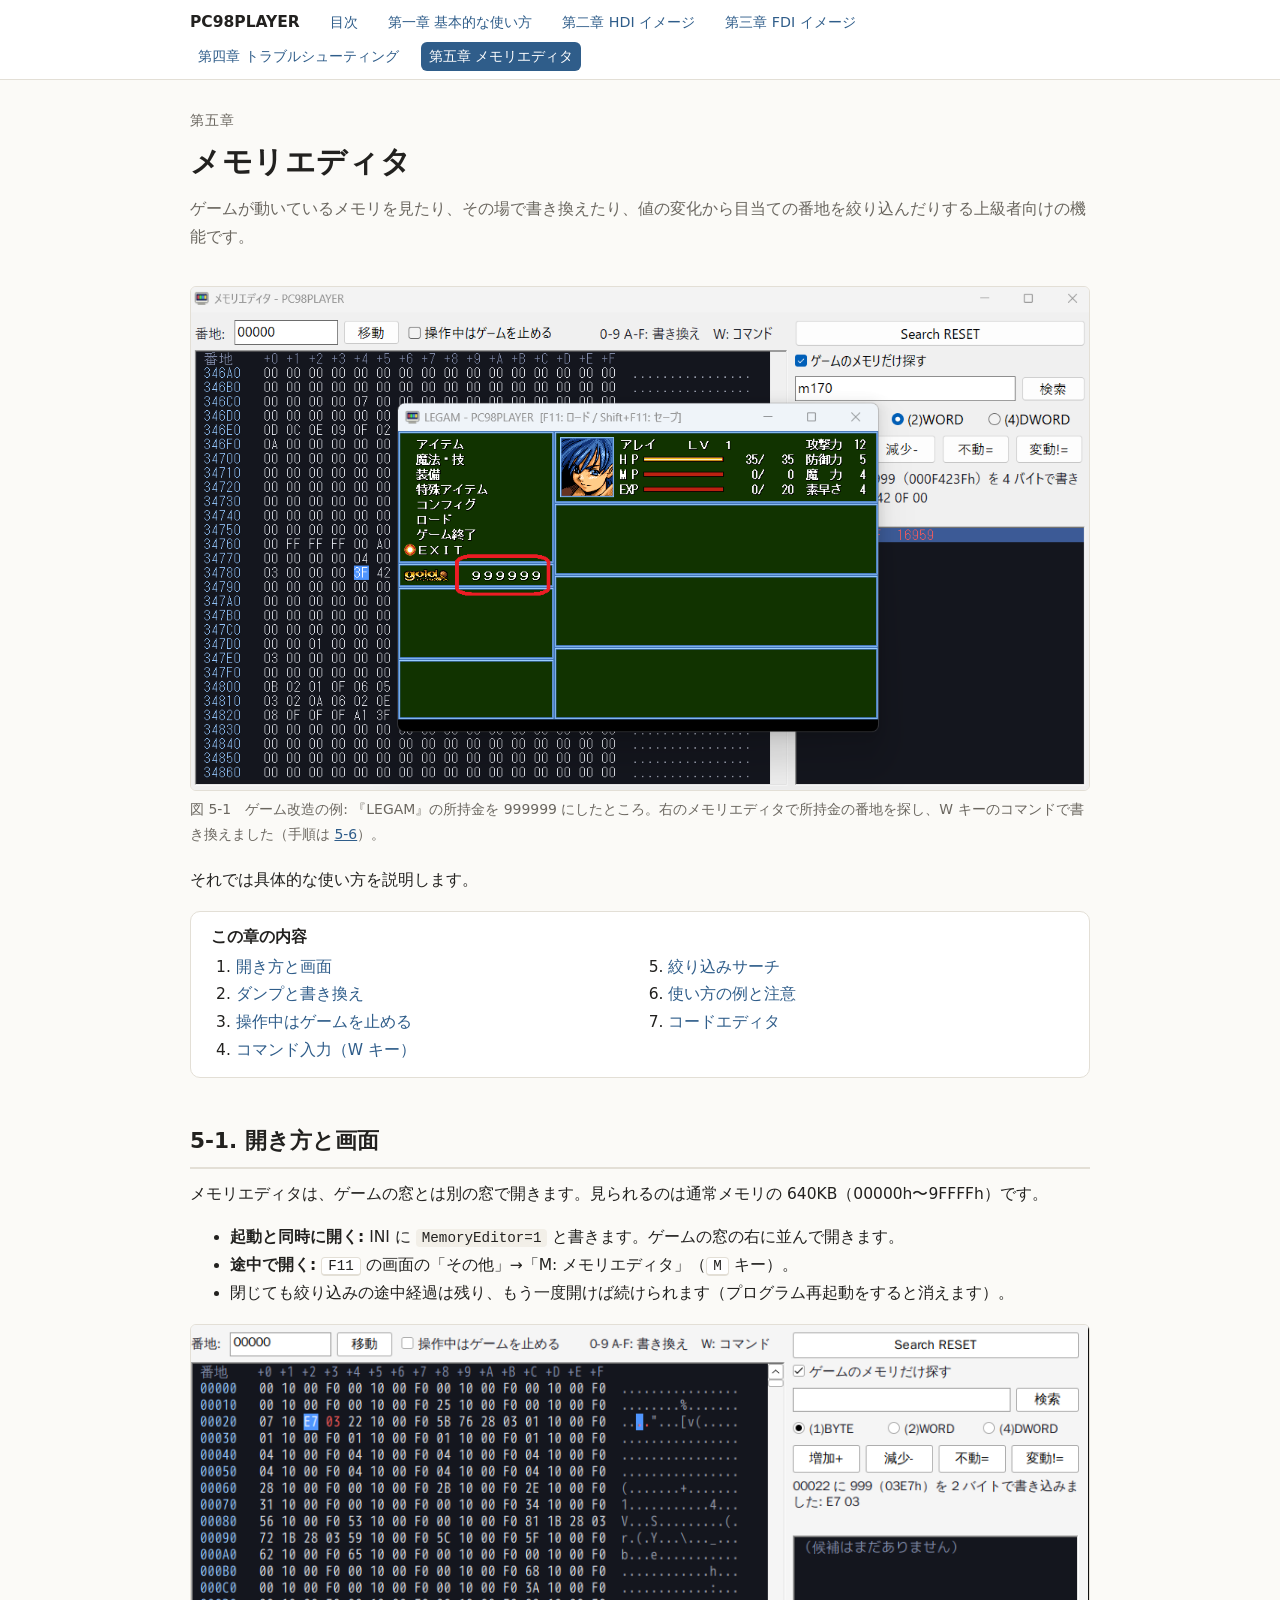
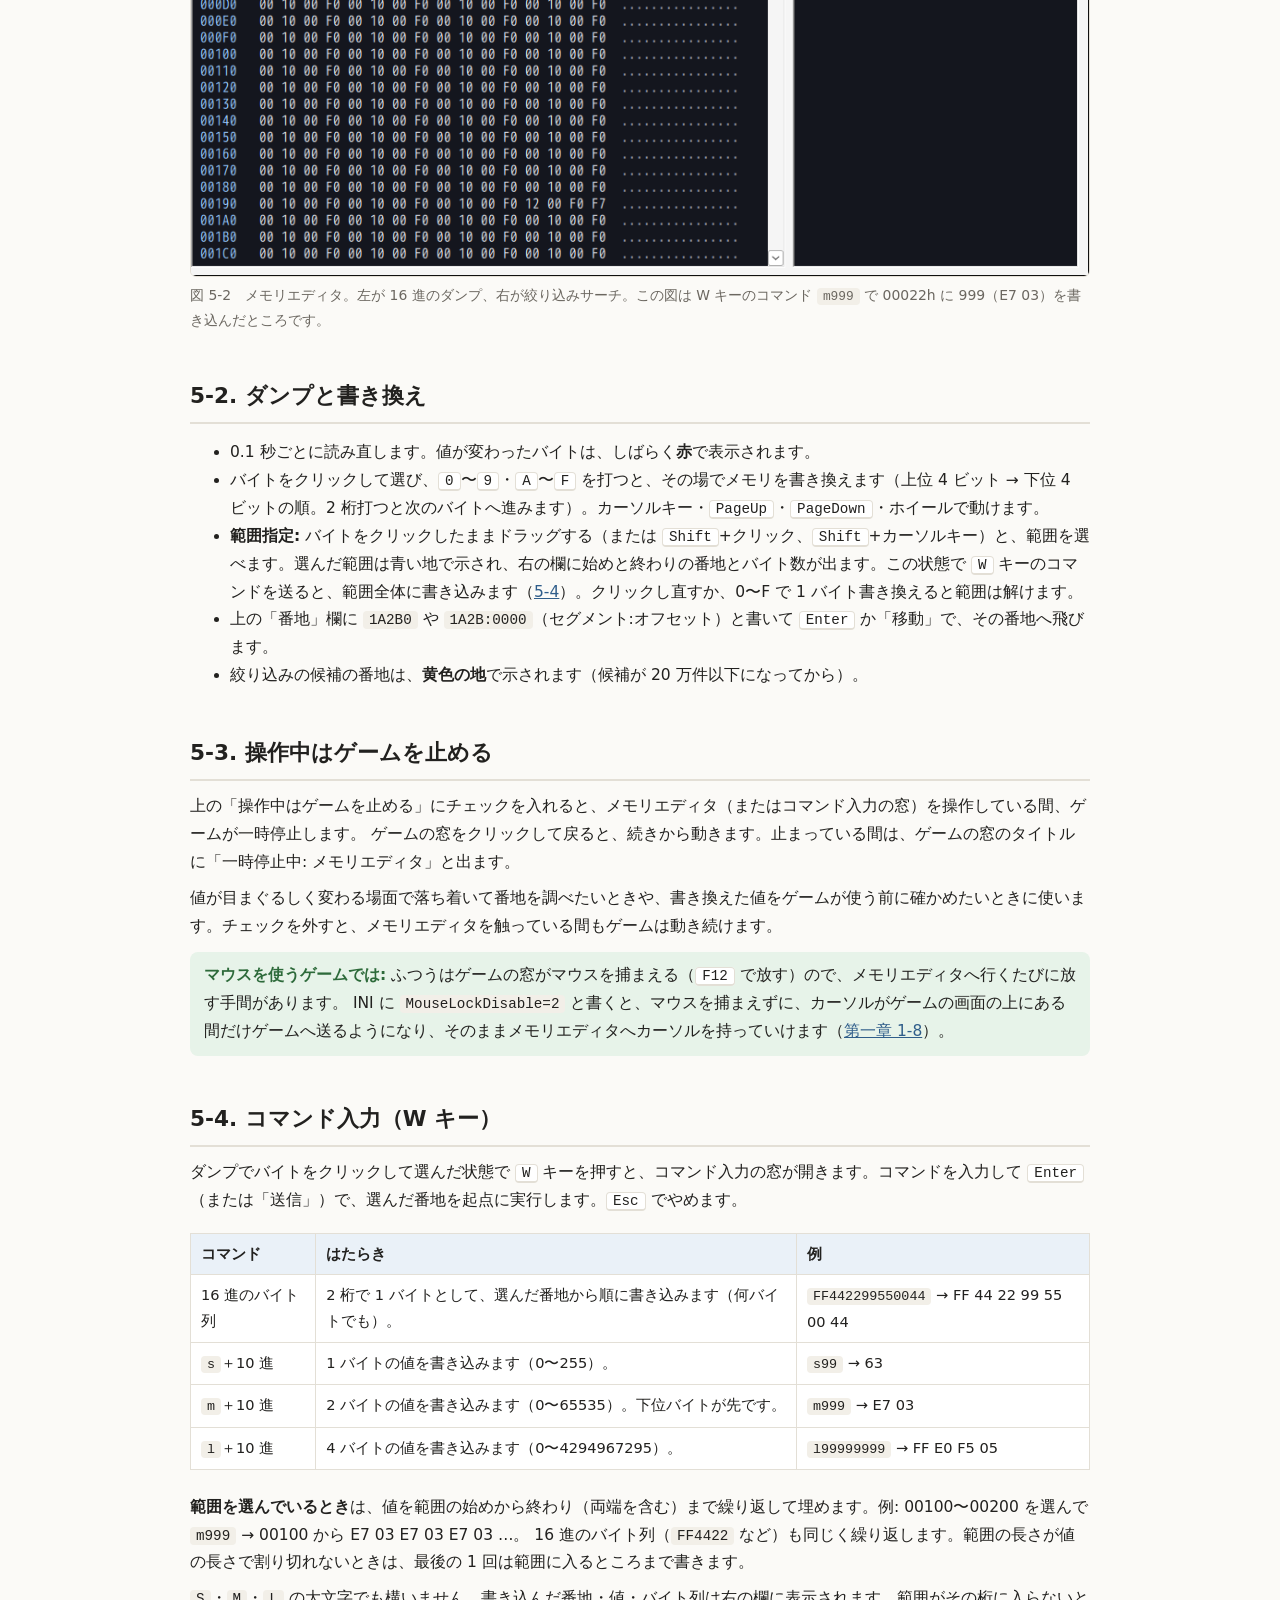
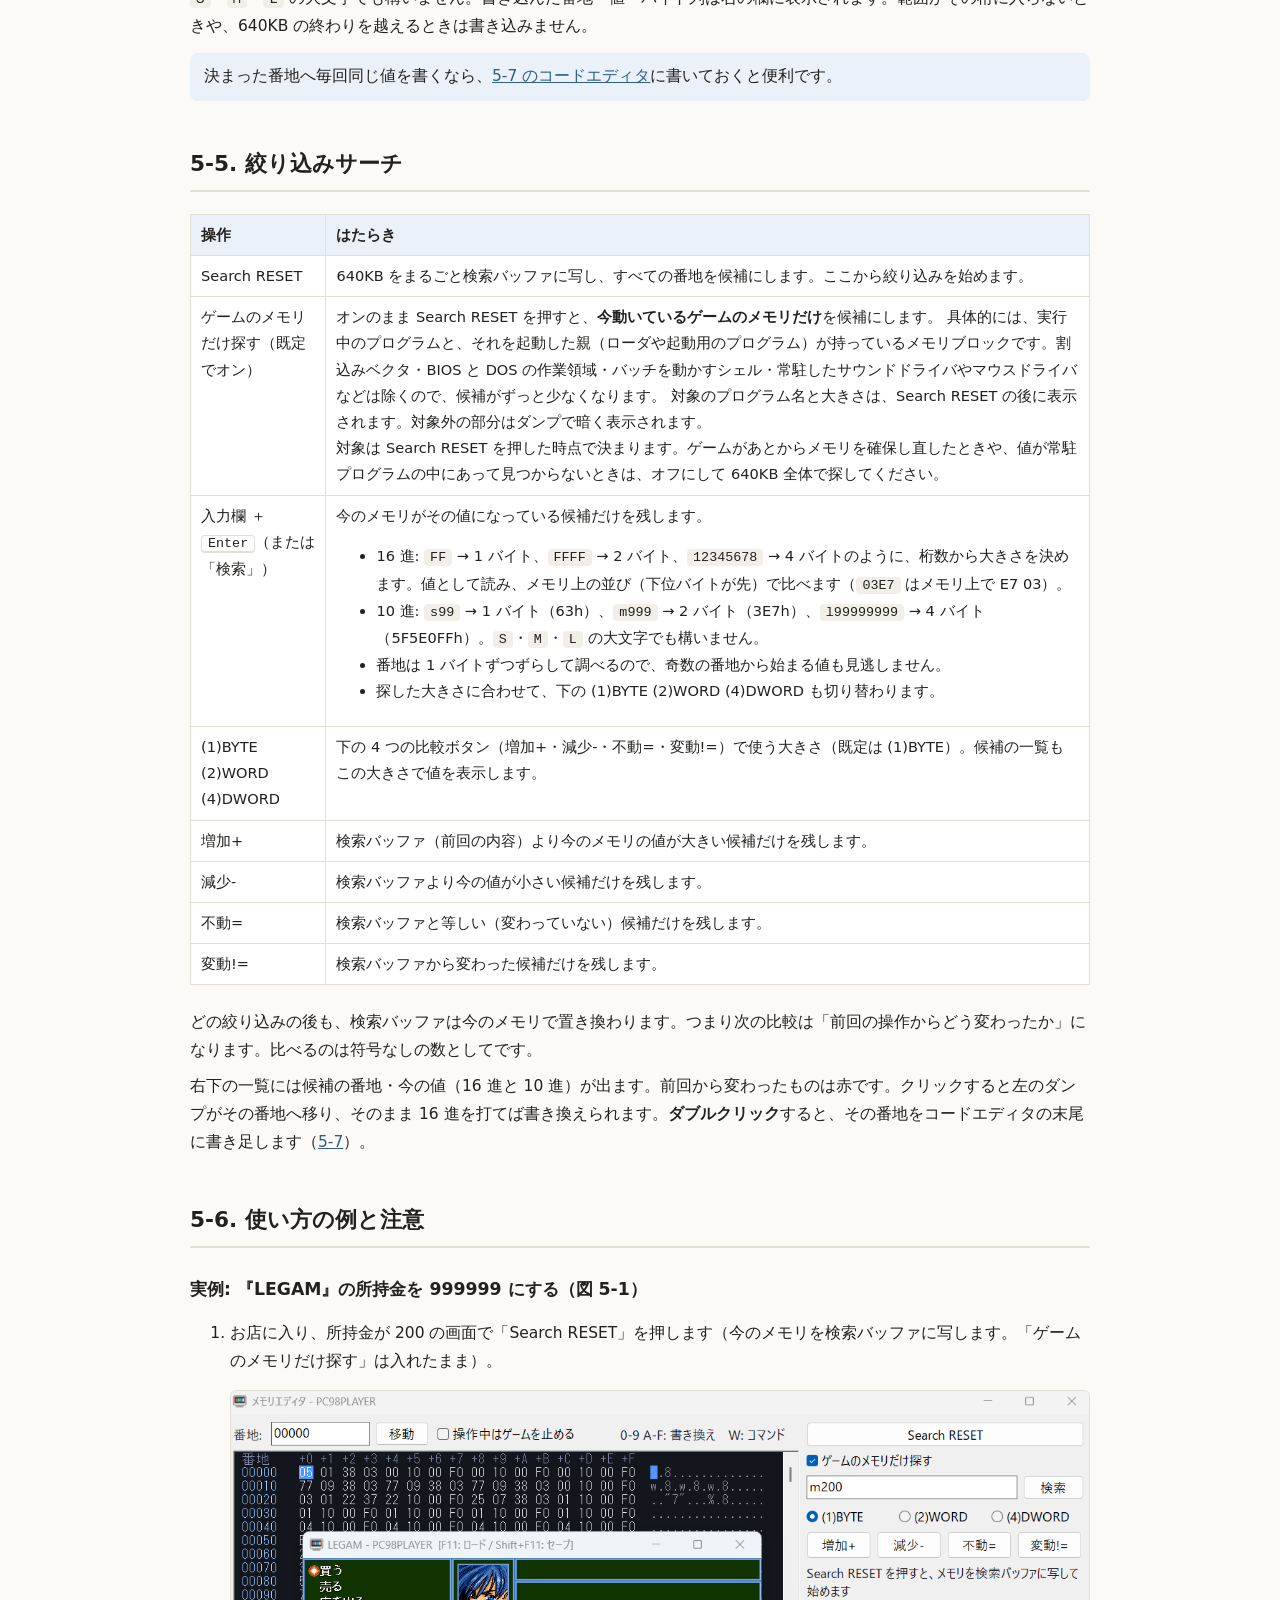
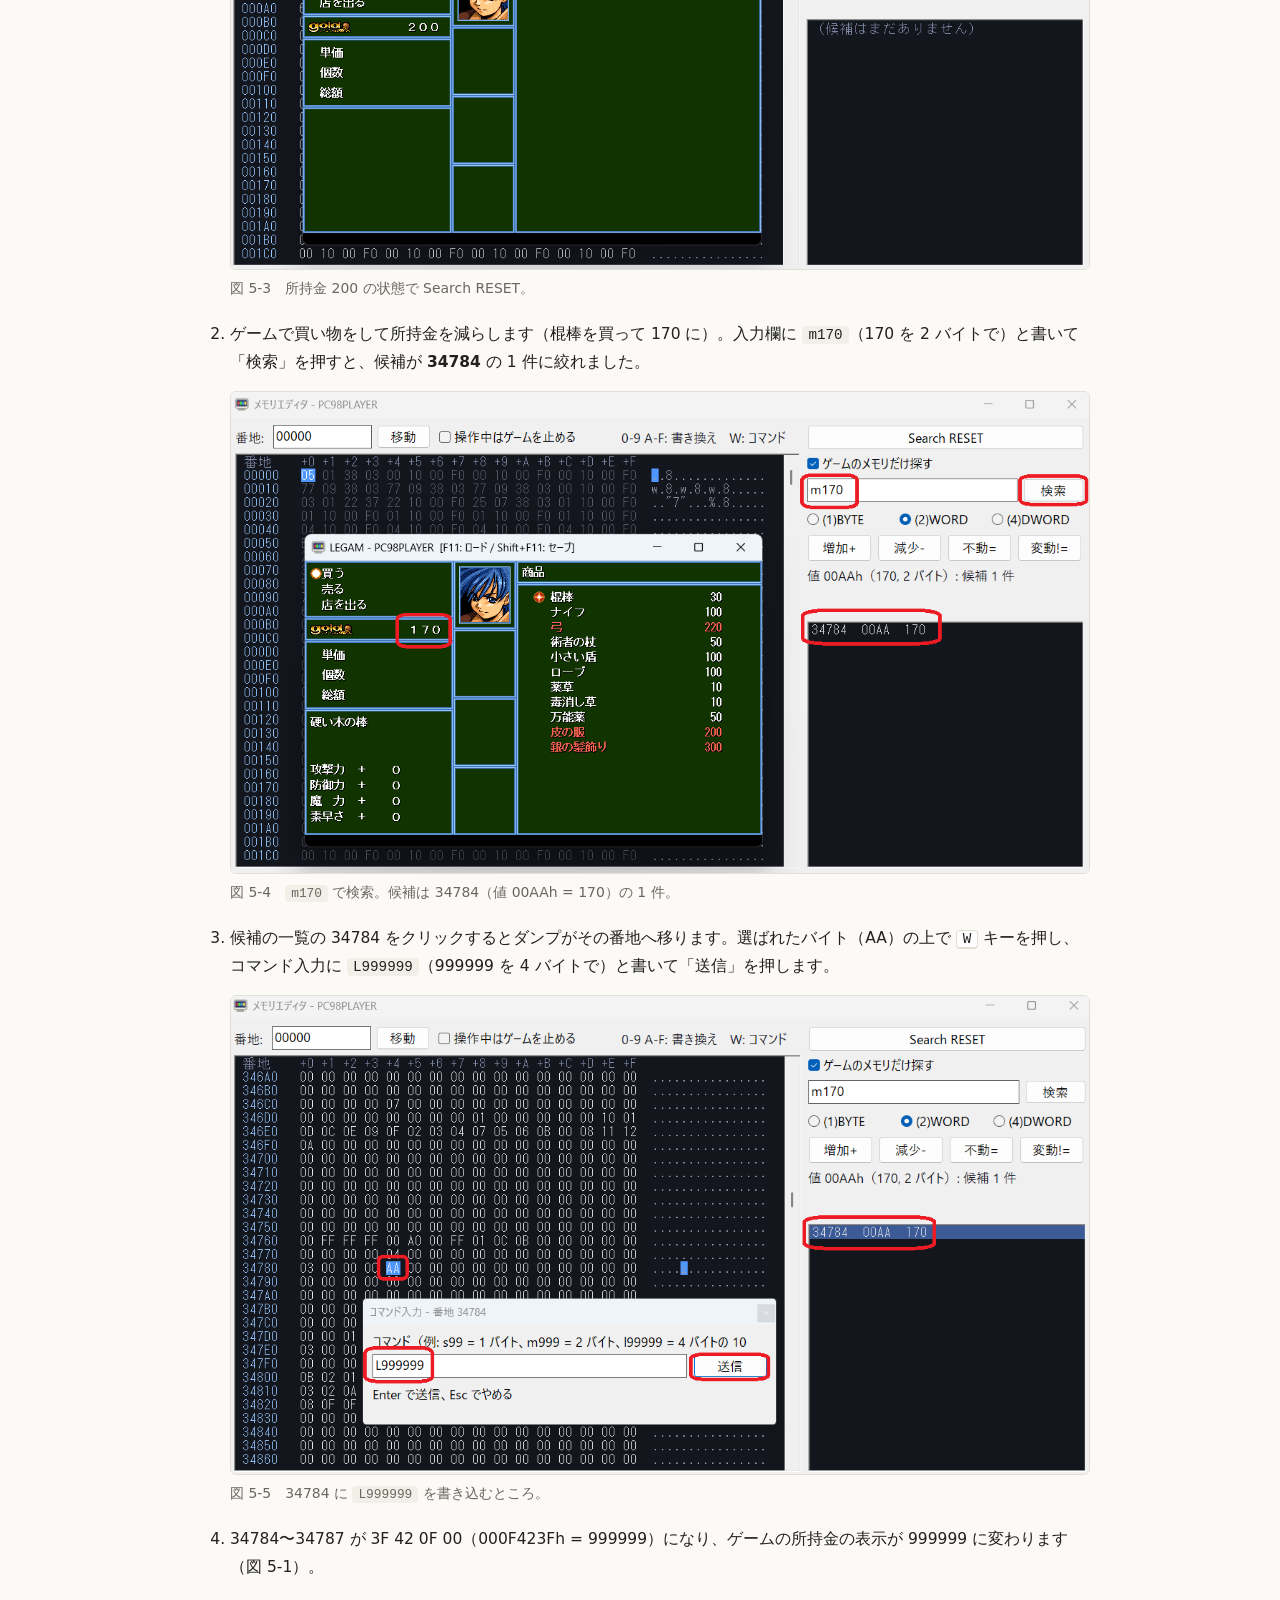
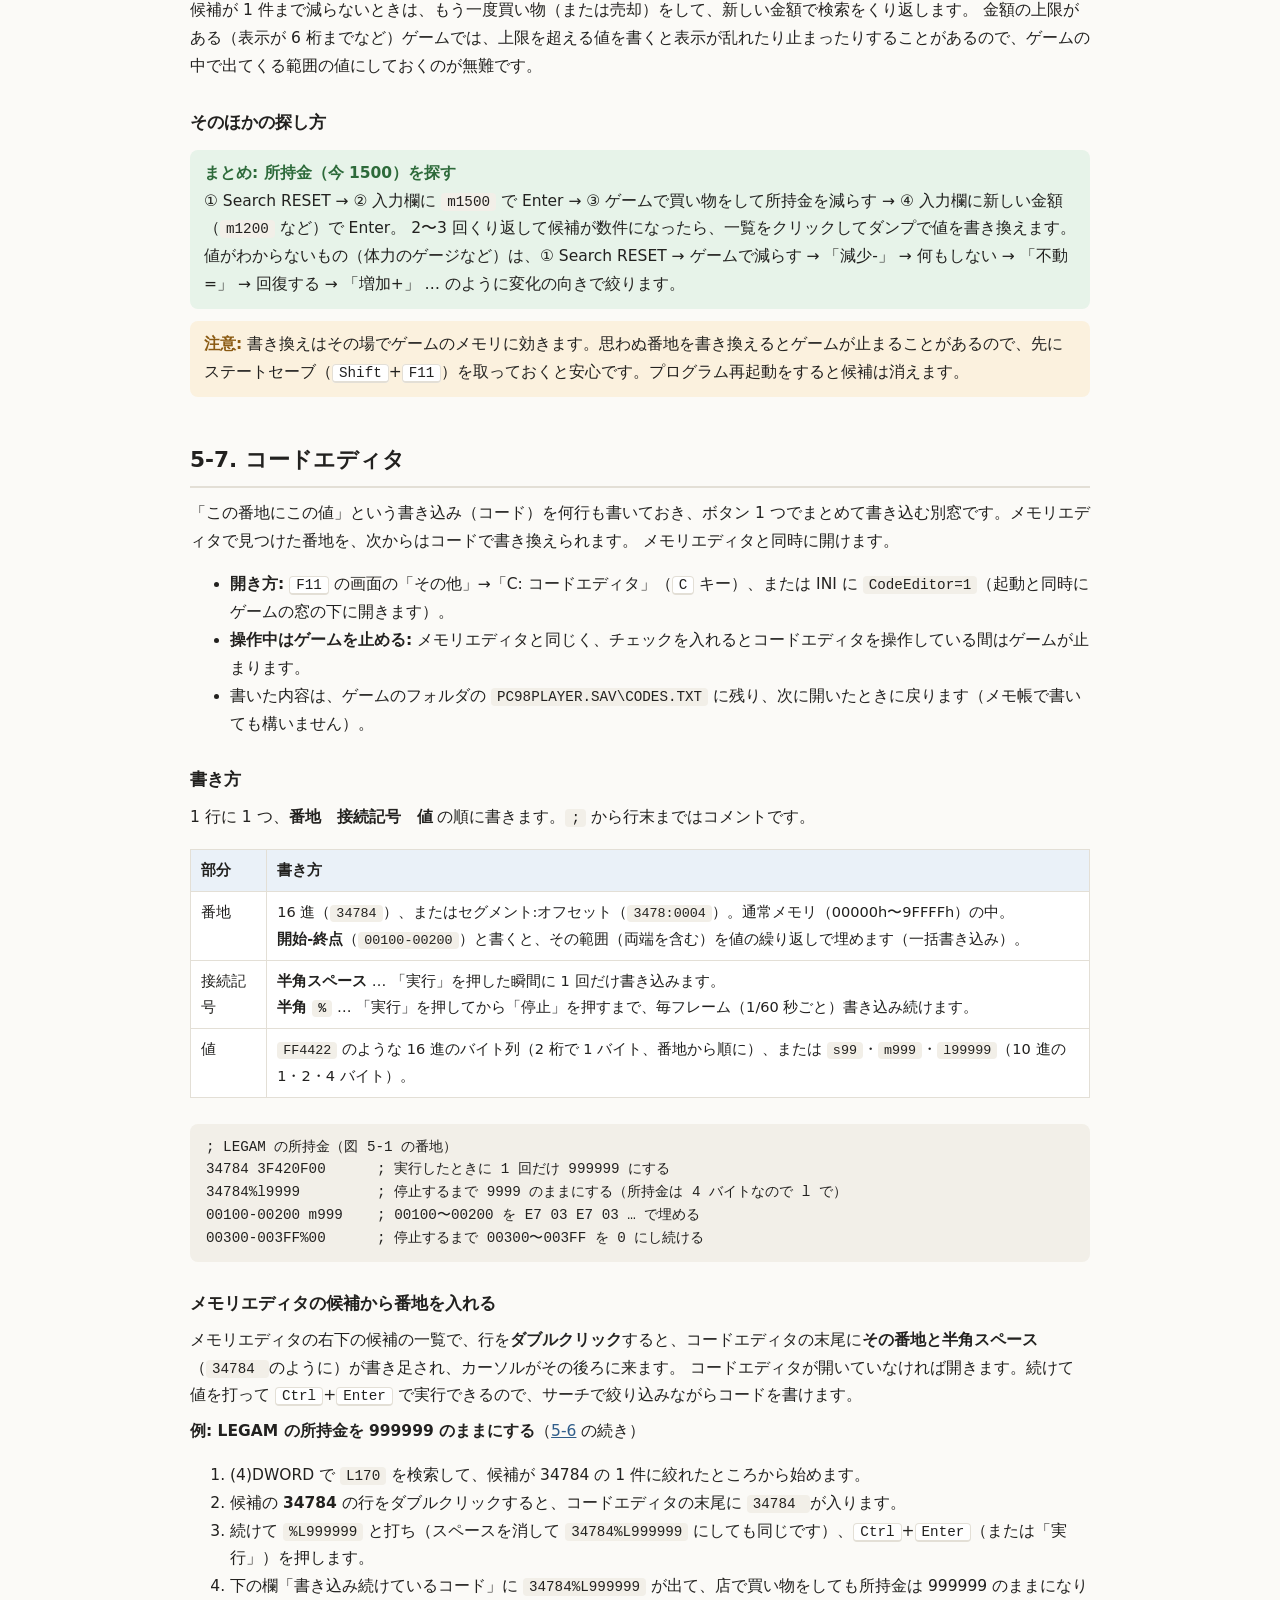
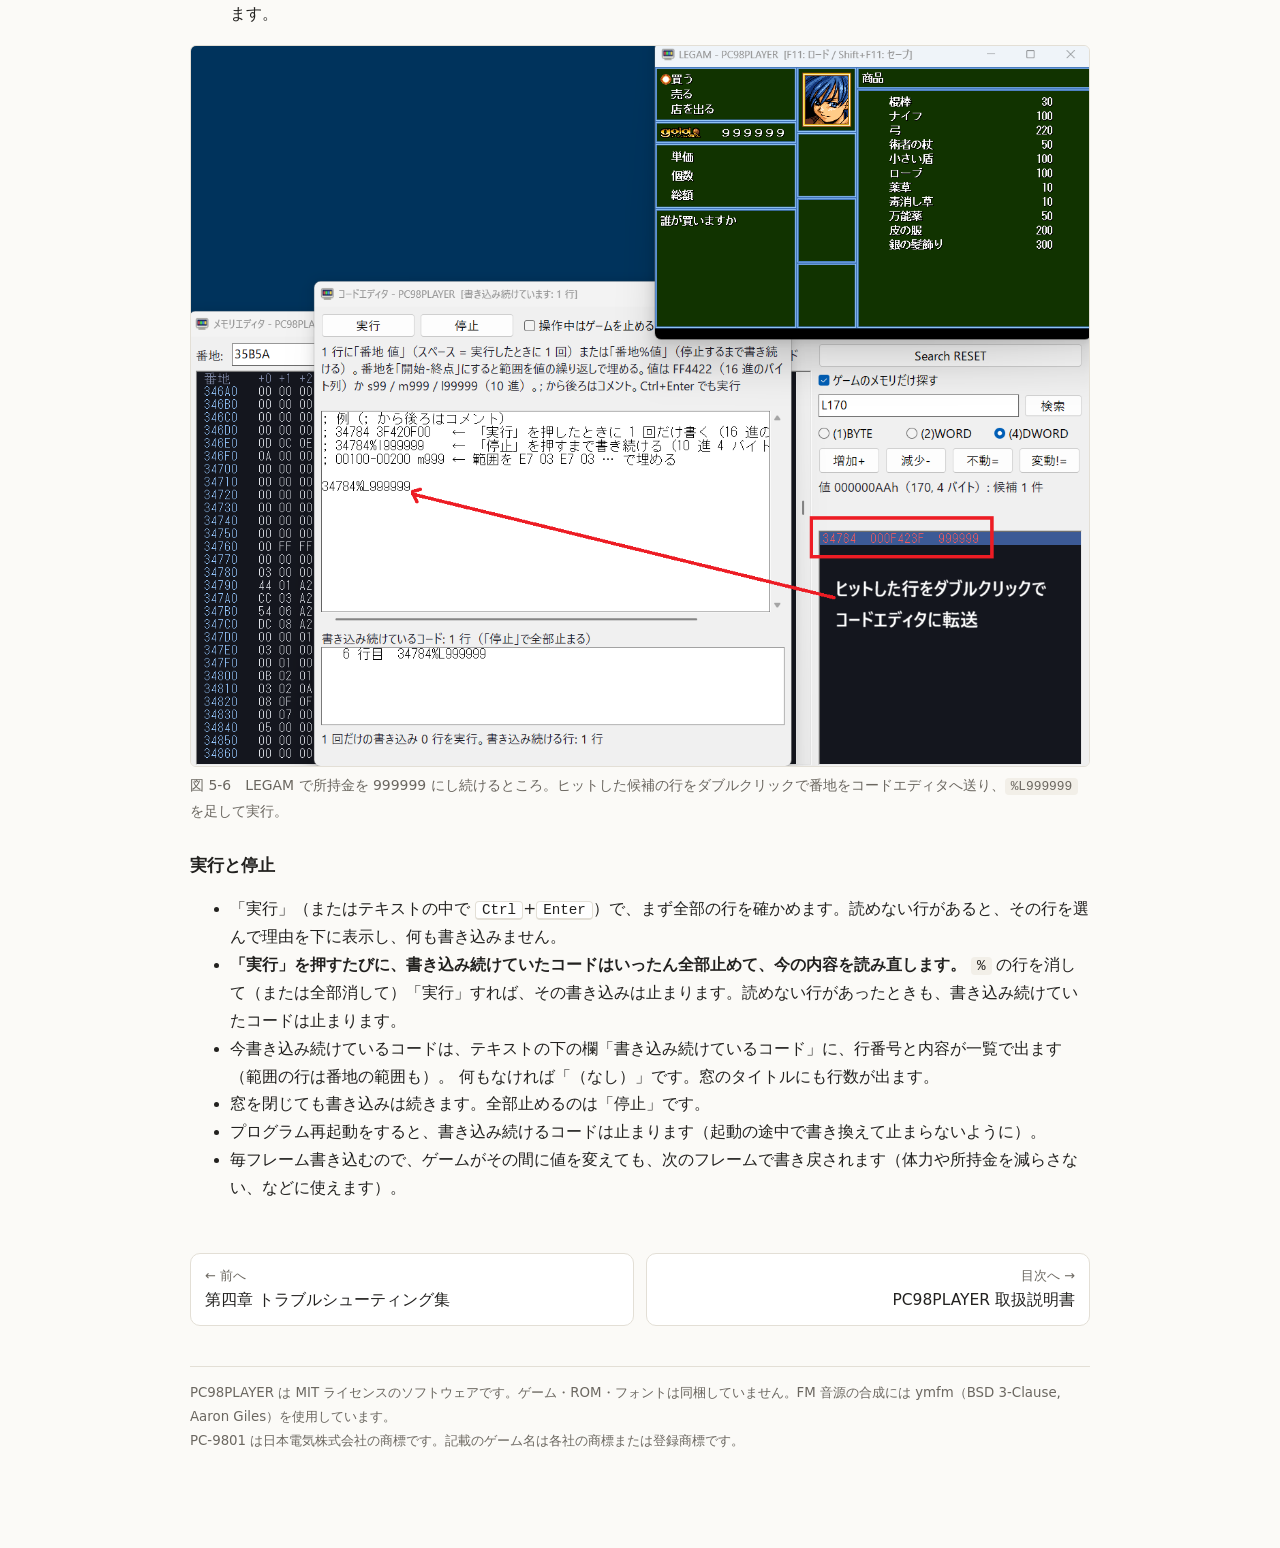
<file: manual/ch5.html>
<!DOCTYPE html>
<html lang="ja">
<head>
<meta charset="utf-8">
<meta name="viewport" content="width=device-width, initial-scale=1">
<title>第五章 メモリエディタ - PC98PLAYER 取扱説明書</title>
<link rel="stylesheet" href="style.css">
</head>
<body>
<div class="topbar"><div class="in">
  <a class="brand" href="index.html">PC98PLAYER</a>
  <a class="ch" href="index.html">目次</a>
  <a class="ch" href="ch1.html">第一章 基本的な使い方</a>
  <a class="ch" href="ch2.html">第二章 HDI イメージ</a>
  <a class="ch" href="ch3.html">第三章 FDI イメージ</a>
  <a class="ch" href="ch4.html">第四章 トラブルシューティング</a>
  <a class="ch cur" href="ch5.html">第五章 メモリエディタ</a>
</div></div>

<div class="wrap">
<header class="page">
  <div class="kicker">第五章</div>
  <h1>メモリエディタ</h1>
  <p class="lead">ゲームが動いているメモリを見たり、その場で書き換えたり、値の変化から目当ての番地を絞り込んだりする上級者向けの機能です。</p>
</header>

<figure>
  <img src="images/ch5_legam_gold.png" alt="LEGAM の所持金を 999999 にしたところ" width="1197" height="670">
  <figcaption>図 5-1　ゲーム改造の例: 『LEGAM』の所持金を 999999 にしたところ。右のメモリエディタで所持金の番地を探し、W キーのコマンドで書き換えました（手順は <a href="#example">5-6</a>）。</figcaption>
</figure>
<p>それでは具体的な使い方を説明します。</p>

<nav class="toc">
  <strong>この章の内容</strong>
  <ol>
    <li><a href="#open">開き方と画面</a></li>
    <li><a href="#dump">ダンプと書き換え</a></li>
    <li><a href="#pause">操作中はゲームを止める</a></li>
    <li><a href="#command">コマンド入力（W キー）</a></li>
    <li><a href="#search">絞り込みサーチ</a></li>
    <li><a href="#example">使い方の例と注意</a></li>
    <li><a href="#code">コードエディタ</a></li>
  </ol>
</nav>

<h2 id="open">5-1. 開き方と画面</h2>
<p>メモリエディタは、ゲームの窓とは別の窓で開きます。見られるのは通常メモリの 640KB（00000h〜9FFFFh）です。</p>
<ul>
  <li><strong>起動と同時に開く:</strong> INI に <code>MemoryEditor=1</code> と書きます。ゲームの窓の右に並んで開きます。</li>
  <li><strong>途中で開く:</strong> <kbd>F11</kbd> の画面の「その他」→「M: メモリエディタ」（<kbd>M</kbd> キー）。</li>
  <li>閉じても絞り込みの途中経過は残り、もう一度開けば続けられます（プログラム再起動をすると消えます）。</li>
</ul>
<figure>
  <img src="images/ch5_memedit.png" alt="メモリエディタ" width="973" height="597">
  <figcaption>図 5-2　メモリエディタ。左が 16 進のダンプ、右が絞り込みサーチ。この図は W キーのコマンド <code>m999</code> で 00022h に 999（E7 03）を書き込んだところです。</figcaption>
</figure>

<h2 id="dump">5-2. ダンプと書き換え</h2>

<ul>
  <li>0.1 秒ごとに読み直します。値が変わったバイトは、しばらく<strong>赤</strong>で表示されます。</li>
  <li>バイトをクリックして選び、<kbd>0</kbd>〜<kbd>9</kbd>・<kbd>A</kbd>〜<kbd>F</kbd> を打つと、その場でメモリを書き換えます（上位 4 ビット → 下位 4 ビットの順。2 桁打つと次のバイトへ進みます）。カーソルキー・<kbd>PageUp</kbd>・<kbd>PageDown</kbd>・ホイールで動けます。</li>
  <li><strong>範囲指定:</strong> バイトをクリックしたままドラッグする（または <kbd>Shift</kbd>+クリック、<kbd>Shift</kbd>+カーソルキー）と、範囲を選べます。選んだ範囲は青い地で示され、右の欄に始めと終わりの番地とバイト数が出ます。この状態で <kbd>W</kbd> キーのコマンドを送ると、範囲全体に書き込みます（<a href="#command">5-4</a>）。クリックし直すか、0〜F で 1 バイト書き換えると範囲は解けます。</li>
  <li>上の「番地」欄に <code>1A2B0</code> や <code>1A2B:0000</code>（セグメント:オフセット）と書いて <kbd>Enter</kbd> か「移動」で、その番地へ飛びます。</li>
  <li>絞り込みの候補の番地は、<strong>黄色の地</strong>で示されます（候補が 20 万件以下になってから）。</li>
</ul>


<h2 id="pause">5-3. 操作中はゲームを止める</h2>
<p>上の「操作中はゲームを止める」にチェックを入れると、メモリエディタ（またはコマンド入力の窓）を操作している間、ゲームが一時停止します。
ゲームの窓をクリックして戻ると、続きから動きます。止まっている間は、ゲームの窓のタイトルに「一時停止中: メモリエディタ」と出ます。</p>
<p>値が目まぐるしく変わる場面で落ち着いて番地を調べたいときや、書き換えた値をゲームが使う前に確かめたいときに使います。チェックを外すと、メモリエディタを触っている間もゲームは動き続けます。</p>
<div class="tip"><strong>マウスを使うゲームでは:</strong> ふつうはゲームの窓がマウスを捕まえる（<kbd>F12</kbd> で放す）ので、メモリエディタへ行くたびに放す手間があります。
INI に <code>MouseLockDisable=2</code> と書くと、マウスを捕まえずに、カーソルがゲームの画面の上にある間だけゲームへ送るようになり、そのままメモリエディタへカーソルを持っていけます（<a href="ch1.html#ini">第一章 1-8</a>）。</div>

<h2 id="command">5-4. コマンド入力（W キー）</h2>
<p>ダンプでバイトをクリックして選んだ状態で <kbd>W</kbd> キーを押すと、コマンド入力の窓が開きます。コマンドを入力して <kbd>Enter</kbd>（または「送信」）で、選んだ番地を起点に実行します。<kbd>Esc</kbd> でやめます。</p>
<div class="tablewrap">
<table>
  <tr><th>コマンド</th><th>はたらき</th><th>例</th></tr>
  <tr><td>16 進のバイト列</td><td>2 桁で 1 バイトとして、選んだ番地から順に書き込みます（何バイトでも）。</td><td><code>FF442299550044</code> → FF 44 22 99 55 00 44</td></tr>
  <tr><td><code>s</code>＋10 進</td><td>1 バイトの値を書き込みます（0〜255）。</td><td><code>s99</code> → 63</td></tr>
  <tr><td><code>m</code>＋10 進</td><td>2 バイトの値を書き込みます（0〜65535）。下位バイトが先です。</td><td><code>m999</code> → E7 03</td></tr>
  <tr><td><code>l</code>＋10 進</td><td>4 バイトの値を書き込みます（0〜4294967295）。</td><td><code>l99999999</code> → FF E0 F5 05</td></tr>
</table>
</div>
<p><strong>範囲を選んでいるとき</strong>は、値を範囲の始めから終わり（両端を含む）まで繰り返して埋めます。例: 00100〜00200 を選んで <code>m999</code> → 00100 から E7 03 E7 03 E7 03 …。
16 進のバイト列（<code>FF4422</code> など）も同じく繰り返します。範囲の長さが値の長さで割り切れないときは、最後の 1 回は範囲に入るところまで書きます。</p>
<p><code>S</code>・<code>M</code>・<code>L</code> の大文字でも構いません。書き込んだ番地・値・バイト列は右の欄に表示されます。範囲がその桁に入らないときや、640KB の終わりを越えるときは書き込みません。</p>
<div class="note">決まった番地へ毎回同じ値を書くなら、<a href="#code">5-7 のコードエディタ</a>に書いておくと便利です。</div>

<h2 id="search">5-5. 絞り込みサーチ</h2>

<div class="tablewrap">
<table>
  <tr><th>操作</th><th>はたらき</th></tr>
  <tr><td>Search RESET</td><td>640KB をまるごと検索バッファに写し、すべての番地を候補にします。ここから絞り込みを始めます。</td></tr>
  <tr><td>ゲームのメモリだけ探す（既定でオン）</td><td>オンのまま Search RESET を押すと、<strong>今動いているゲームのメモリだけ</strong>を候補にします。
    具体的には、実行中のプログラムと、それを起動した親（ローダや起動用のプログラム）が持っているメモリブロックです。割込みベクタ・BIOS と DOS の作業領域・バッチを動かすシェル・常駐したサウンドドライバやマウスドライバなどは除くので、候補がずっと少なくなります。
    対象のプログラム名と大きさは、Search RESET の後に表示されます。対象外の部分はダンプで暗く表示されます。
    <br>対象は Search RESET を押した時点で決まります。ゲームがあとからメモリを確保し直したときや、値が常駐プログラムの中にあって見つからないときは、オフにして 640KB 全体で探してください。</td></tr>
  <tr><td>入力欄 ＋ <kbd>Enter</kbd>（または「検索」）</td><td>今のメモリがその値になっている候補だけを残します。
    <ul>
      <li>16 進: <code>FF</code> → 1 バイト、<code>FFFF</code> → 2 バイト、<code>12345678</code> → 4 バイトのように、桁数から大きさを決めます。値として読み、メモリ上の並び（下位バイトが先）で比べます（<code>03E7</code> はメモリ上で E7 03）。</li>
      <li>10 進: <code>s99</code> → 1 バイト（63h）、<code>m999</code> → 2 バイト（3E7h）、<code>l99999999</code> → 4 バイト（5F5E0FFh）。<code>S</code>・<code>M</code>・<code>L</code> の大文字でも構いません。</li>
      <li>番地は 1 バイトずつずらして調べるので、奇数の番地から始まる値も見逃しません。</li>
      <li>探した大きさに合わせて、下の (1)BYTE (2)WORD (4)DWORD も切り替わります。</li>
    </ul></td></tr>
  <tr><td>(1)BYTE (2)WORD (4)DWORD</td><td>下の 4 つの比較ボタン（増加+・減少-・不動=・変動!=）で使う大きさ（既定は (1)BYTE）。候補の一覧もこの大きさで値を表示します。</td></tr>
  <tr><td>増加+</td><td>検索バッファ（前回の内容）より今のメモリの値が大きい候補だけを残します。</td></tr>
  <tr><td>減少-</td><td>検索バッファより今の値が小さい候補だけを残します。</td></tr>
  <tr><td>不動=</td><td>検索バッファと等しい（変わっていない）候補だけを残します。</td></tr>
  <tr><td>変動!=</td><td>検索バッファから変わった候補だけを残します。</td></tr>
</table>
</div>
<p>どの絞り込みの後も、検索バッファは今のメモリで置き換わります。つまり次の比較は「前回の操作からどう変わったか」になります。比べるのは符号なしの数としてです。</p>
<p>右下の一覧には候補の番地・今の値（16 進と 10 進）が出ます。前回から変わったものは赤です。クリックすると左のダンプがその番地へ移り、そのまま 16 進を打てば書き換えられます。<strong>ダブルクリック</strong>すると、その番地をコードエディタの末尾に書き足します（<a href="#code">5-7</a>）。</p>

<h2 id="example">5-6. 使い方の例と注意</h2>
<h3>実例: 『LEGAM』の所持金を 999999 にする（図 5-1）</h3>
<ol>
  <li>お店に入り、所持金が 200 の画面で「Search RESET」を押します（今のメモリを検索バッファに写します。「ゲームのメモリだけ探す」は入れたまま）。
    <figure>
      <img src="images/ch5_legam_step1.png" alt="所持金 200 で Search RESET" width="1197" height="667">
      <figcaption>図 5-3　所持金 200 の状態で Search RESET。</figcaption>
    </figure>
  </li>
  <li>ゲームで買い物をして所持金を減らします（棍棒を買って 170 に）。入力欄に <code>m170</code>（170 を 2 バイトで）と書いて「検索」を押すと、候補が <strong>34784</strong> の 1 件に絞れました。
    <figure>
      <img src="images/ch5_legam_step2.png" alt="m170 で検索して候補 1 件" width="1200" height="673">
      <figcaption>図 5-4　<code>m170</code> で検索。候補は 34784（値 00AAh = 170）の 1 件。</figcaption>
    </figure>
  </li>
  <li>候補の一覧の 34784 をクリックするとダンプがその番地へ移ります。選ばれたバイト（AA）の上で <kbd>W</kbd> キーを押し、コマンド入力に <code>L999999</code>（999999 を 4 バイトで）と書いて「送信」を押します。
    <figure>
      <img src="images/ch5_legam_step3.png" alt="W キーのコマンドで L999999" width="1195" height="665">
      <figcaption>図 5-5　34784 に <code>L999999</code> を書き込むところ。</figcaption>
    </figure>
  </li>
  <li>34784〜34787 が 3F 42 0F 00（000F423Fh = 999999）になり、ゲームの所持金の表示が 999999 に変わります（図 5-1）。</li>
</ol>
<p>候補が 1 件まで減らないときは、もう一度買い物（または売却）をして、新しい金額で検索をくり返します。
金額の上限がある（表示が 6 桁までなど）ゲームでは、上限を超える値を書くと表示が乱れたり止まったりすることがあるので、ゲームの中で出てくる範囲の値にしておくのが無難です。</p>
<h3>そのほかの探し方</h3>
<div class="tip"><strong>まとめ: 所持金（今 1500）を探す</strong><br>
① Search RESET → ② 入力欄に <code>m1500</code> で Enter → ③ ゲームで買い物をして所持金を減らす → ④ 入力欄に新しい金額（<code>m1200</code> など）で Enter。
2〜3 回くり返して候補が数件になったら、一覧をクリックしてダンプで値を書き換えます。<br>
値がわからないもの（体力のゲージなど）は、① Search RESET → ゲームで減らす → 「減少-」 → 何もしない → 「不動=」 → 回復する → 「増加+」 … のように変化の向きで絞ります。</div>
<div class="warn"><strong>注意:</strong> 書き換えはその場でゲームのメモリに効きます。思わぬ番地を書き換えるとゲームが止まることがあるので、先にステートセーブ（<kbd>Shift</kbd>+<kbd>F11</kbd>）を取っておくと安心です。プログラム再起動をすると候補は消えます。</div>


<h2 id="code">5-7. コードエディタ</h2>
<p>「この番地にこの値」という書き込み（コード）を何行も書いておき、ボタン 1 つでまとめて書き込む別窓です。メモリエディタで見つけた番地を、次からはコードで書き換えられます。
メモリエディタと同時に開けます。</p>
<ul>
  <li><strong>開き方:</strong> <kbd>F11</kbd> の画面の「その他」→「C: コードエディタ」（<kbd>C</kbd> キー）、または INI に <code>CodeEditor=1</code>（起動と同時にゲームの窓の下に開きます）。</li>
  <li><strong>操作中はゲームを止める:</strong> メモリエディタと同じく、チェックを入れるとコードエディタを操作している間はゲームが止まります。</li>
  <li>書いた内容は、ゲームのフォルダの <code>PC98PLAYER.SAV\CODES.TXT</code> に残り、次に開いたときに戻ります（メモ帳で書いても構いません）。</li>
</ul>
<h3>書き方</h3>
<p>1 行に 1 つ、<strong>番地　接続記号　値</strong> の順に書きます。<code>;</code> から行末まではコメントです。</p>
<div class="tablewrap">
<table>
  <tr><th>部分</th><th>書き方</th></tr>
  <tr><td>番地</td><td>16 進（<code>34784</code>）、またはセグメント:オフセット（<code>3478:0004</code>）。通常メモリ（00000h〜9FFFFh）の中。<br>
    <strong>開始-終点</strong>（<code>00100-00200</code>）と書くと、その範囲（両端を含む）を値の繰り返しで埋めます（一括書き込み）。</td></tr>
  <tr><td>接続記号</td><td><strong>半角スペース</strong> … 「実行」を押した瞬間に 1 回だけ書き込みます。<br>
    <strong>半角 <code>%</code></strong> … 「実行」を押してから「停止」を押すまで、毎フレーム（1/60 秒ごと）書き込み続けます。</td></tr>
  <tr><td>値</td><td><code>FF4422</code> のような 16 進のバイト列（2 桁で 1 バイト、番地から順に）、または <code>s99</code>・<code>m999</code>・<code>l99999</code>（10 進の 1・2・4 バイト）。</td></tr>
</table>
</div>
<pre>; LEGAM の所持金（図 5-1 の番地）
34784 3F420F00      ; 実行したときに 1 回だけ 999999 にする
34784%l9999         ; 停止するまで 9999 のままにする（所持金は 4 バイトなので l で）
00100-00200 m999    ; 00100〜00200 を E7 03 E7 03 … で埋める
00300-003FF%00      ; 停止するまで 00300〜003FF を 0 にし続ける</pre>
<h3>メモリエディタの候補から番地を入れる</h3>
<p>メモリエディタの右下の候補の一覧で、行を<strong>ダブルクリック</strong>すると、コードエディタの末尾に<strong>その番地と半角スペース</strong>（<code>34784 </code> のように）が書き足され、カーソルがその後ろに来ます。
コードエディタが開いていなければ開きます。続けて値を打って <kbd>Ctrl</kbd>+<kbd>Enter</kbd> で実行できるので、サーチで絞り込みながらコードを書けます。</p>
<p><strong>例: LEGAM の所持金を 999999 のままにする</strong>（<a href="#example">5-6</a> の続き）</p>
<ol>
  <li>(4)DWORD で <code>L170</code> を検索して、候補が 34784 の 1 件に絞れたところから始めます。</li>
  <li>候補の <strong>34784</strong> の行をダブルクリックすると、コードエディタの末尾に <code>34784 </code> が入ります。</li>
  <li>続けて <code>%L999999</code> と打ち（スペースを消して <code>34784%L999999</code> にしても同じです）、<kbd>Ctrl</kbd>+<kbd>Enter</kbd>（または「実行」）を押します。</li>
  <li>下の欄「書き込み続けているコード」に <code>34784%L999999</code> が出て、店で買い物をしても所持金は 999999 のままになります。</li>
</ol>
<figure>
  <img src="images/ch5_code_legam.png" alt="LEGAM の所持金を 999999 にし続けるコード" width="1318" height="1058">
  <figcaption>図 5-6　LEGAM で所持金を 999999 にし続けるところ。ヒットした候補の行をダブルクリックで番地をコードエディタへ送り、<code>%L999999</code> を足して実行。</figcaption>
</figure>
<h3>実行と停止</h3>
<ul>
  <li>「実行」（またはテキストの中で <kbd>Ctrl</kbd>+<kbd>Enter</kbd>）で、まず全部の行を確かめます。読めない行があると、その行を選んで理由を下に表示し、何も書き込みません。</li>
  <li><strong>「実行」を押すたびに、書き込み続けていたコードはいったん全部止めて、今の内容を読み直します。</strong>
      <code>%</code> の行を消して（または全部消して）「実行」すれば、その書き込みは止まります。読めない行があったときも、書き込み続けていたコードは止まります。</li>
  <li>今書き込み続けているコードは、テキストの下の欄「書き込み続けているコード」に、行番号と内容が一覧で出ます（範囲の行は番地の範囲も）。
      何もなければ「（なし）」です。窓のタイトルにも行数が出ます。</li>
  <li>窓を閉じても書き込みは続きます。全部止めるのは「停止」です。</li>
  <li>プログラム再起動をすると、書き込み続けるコードは止まります（起動の途中で書き換えて止まらないように）。</li>
  <li>毎フレーム書き込むので、ゲームがその間に値を変えても、次のフレームで書き戻されます（体力や所持金を減らさない、などに使えます）。</li>
</ul>

<div class="pager">
  <a class="prev" href="ch4.html"><small>← 前へ</small>第四章 トラブルシューティング集</a>
  <a class="next" href="index.html"><small>目次へ →</small>PC98PLAYER 取扱説明書</a>
</div>

<footer>
  PC98PLAYER は MIT ライセンスのソフトウェアです。ゲーム・ROM・フォントは同梱していません。FM 音源の合成には ymfm（BSD 3-Clause, Aaron Giles）を使用しています。<br>
  PC-9801 は日本電気株式会社の商標です。記載のゲーム名は各社の商標または登録商標です。
</footer>
</div>
</body>
</html>
</file>
<file: manual/style.css>
/* PC98PLAYER 取扱説明書（章ごとの HTML で共通） */
:root {
  --bg: #fbfaf7; --fg: #22211f; --muted: #6b6760; --line: #e3dfd6;
  --card: #ffffff; --accent: #2f5d8a; --accent-bg: #eaf1f8;
  --warn: #8a5a12; --warn-bg: #fbf1de; --code-bg: #f2efe8;
  --ok: #2d6a3a; --ok-bg: #e7f3e9;
}
@media (prefers-color-scheme: dark) {
  :root {
    --bg: #1b1c1e; --fg: #e8e6e1; --muted: #a29d94; --line: #34363a;
    --card: #232427; --accent: #8fb8e0; --accent-bg: #22303d;
    --warn: #e7bd73; --warn-bg: #3a2f1c; --code-bg: #2b2c30;
    --ok: #9ad3a6; --ok-bg: #1f3325;
  }
}
* { box-sizing: border-box; }
html { scroll-behavior: smooth; }
body {
  margin: 0; background: var(--bg); color: var(--fg);
  font-family: "Yu Gothic UI", "Hiragino Sans", "Meiryo", system-ui, sans-serif;
  font-size: 15.5px; line-height: 1.8;
}
.wrap { max-width: 940px; margin: 0 auto; padding: 0 20px 80px; }

/* 上の帯（章の切り替え） */
.topbar { position: sticky; top: 0; z-index: 10; background: var(--card); border-bottom: 1px solid var(--line); }
.topbar .in { max-width: 940px; margin: 0 auto; padding: 8px 20px; display: flex; flex-wrap: wrap; gap: 4px 14px; align-items: center; }
.topbar .brand { font-weight: 700; margin-right: 8px; color: var(--fg); text-decoration: none; }
.topbar a.ch { color: var(--accent); text-decoration: none; font-size: .92em; padding: 2px 8px; border-radius: 6px; }
.topbar a.ch:hover { background: var(--accent-bg); }
.topbar a.ch.cur { background: var(--accent); color: var(--card); }

header.page { padding: 28px 0 8px; }
header.page .kicker { color: var(--muted); font-size: .9em; letter-spacing: .08em; }
header.page h1 { font-size: 1.9rem; margin: 2px 0 6px; letter-spacing: .02em; }
header.page p.lead { color: var(--muted); margin: 0 0 12px; }

nav.toc { background: var(--card); border: 1px solid var(--line); border-radius: 10px; padding: 12px 20px; margin: 16px 0 28px; }
nav.toc strong { display: block; margin-bottom: 2px; }
nav.toc ol { margin: 0; padding-left: 1.6em; columns: 2; column-gap: 32px; }
nav.toc a { color: var(--accent); text-decoration: none; }
nav.toc a:hover { text-decoration: underline; }

h2 { font-size: 1.35rem; margin: 44px 0 12px; padding-bottom: 6px; border-bottom: 2px solid var(--line); scroll-margin-top: 60px; }
h3 { font-size: 1.08rem; margin: 26px 0 8px; scroll-margin-top: 60px; }
p { margin: 8px 0; }
a { color: var(--accent); }
code, kbd, pre { font-family: "Cascadia Mono", "BIZ UDGothic", Consolas, monospace; font-size: .92em; }
code { background: var(--code-bg); padding: 1px 6px; border-radius: 4px; }
kbd { border: 1px solid var(--line); border-bottom-width: 2px; background: var(--card); padding: 0 6px; border-radius: 4px; white-space: nowrap; }
pre { background: var(--code-bg); padding: 12px 16px; border-radius: 8px; overflow-x: auto; line-height: 1.6; margin: 10px 0; }
table { width: 100%; border-collapse: collapse; margin: 10px 0 16px; background: var(--card); font-size: .94em; }
th, td { border: 1px solid var(--line); padding: 7px 10px; text-align: left; vertical-align: top; }
th { background: var(--accent-bg); font-weight: 600; white-space: nowrap; }
td:first-child code { white-space: nowrap; }
.tablewrap { overflow-x: auto; }
.note, .warn, .tip { border-radius: 8px; padding: 10px 14px; margin: 12px 0; }
.note { background: var(--accent-bg); }
.tip { background: var(--ok-bg); }
.tip strong { color: var(--ok); }
.warn { background: var(--warn-bg); }
.warn strong { color: var(--warn); }
ol.steps > li { margin-bottom: 8px; }

/* 図 */
figure { margin: 14px 0 20px; }
figure img { display: block; max-width: 100%; height: auto; border: 1px solid var(--line); border-radius: 6px; background: #000; image-rendering: auto; }
figure img.pixel { image-rendering: pixelated; }
.figrow { display: flex; flex-wrap: wrap; gap: 14px; }
.figrow figure { flex: 1 1 300px; margin: 0 0 6px; }
figure figcaption { color: var(--muted); font-size: .9em; margin-top: 6px; }

/* 手順の流れ（横並びの箱） */
.flow { display: flex; flex-wrap: wrap; align-items: stretch; gap: 8px; margin: 14px 0 18px; }
.flow .step { flex: 1 1 160px; background: var(--card); border: 1px solid var(--line); border-radius: 10px; padding: 10px 12px; }
.flow .step b { display: block; color: var(--accent); font-size: .85em; letter-spacing: .05em; }
.flow .arrow { align-self: center; color: var(--muted); font-size: 1.3em; }

/* 目次ページの章カード */
.cards { display: grid; grid-template-columns: repeat(2, 1fr); gap: 14px; margin: 18px 0; }
.card { display: block; background: var(--card); border: 1px solid var(--line); border-radius: 12px; padding: 14px 16px; color: var(--fg); text-decoration: none; }
.card:hover { border-color: var(--accent); }
.card .no { color: var(--accent); font-weight: 700; font-size: .9em; }
.card h3 { margin: 2px 0 6px; }
.card p { margin: 0; color: var(--muted); font-size: .93em; }

.pager { display: flex; justify-content: space-between; gap: 12px; margin-top: 50px; }
.pager a { flex: 1; background: var(--card); border: 1px solid var(--line); border-radius: 10px; padding: 10px 14px; text-decoration: none; color: var(--fg); }
.pager a:hover { border-color: var(--accent); }
.pager a small { display: block; color: var(--muted); }
.pager a.next { text-align: right; }

footer { margin-top: 40px; color: var(--muted); font-size: .86em; border-top: 1px solid var(--line); padding-top: 14px; }

@media (max-width: 640px) {
  nav.toc ol { columns: 1; }
  .cards { grid-template-columns: 1fr; }
  header.page h1 { font-size: 1.5rem; }
  .flow .arrow { display: none; }
}
@media print {
  .topbar, nav.toc, .pager { display: none; }
  body { background: #fff; color: #000; }
  h2 { page-break-after: avoid; }
  figure { page-break-inside: avoid; }
}
</file>
